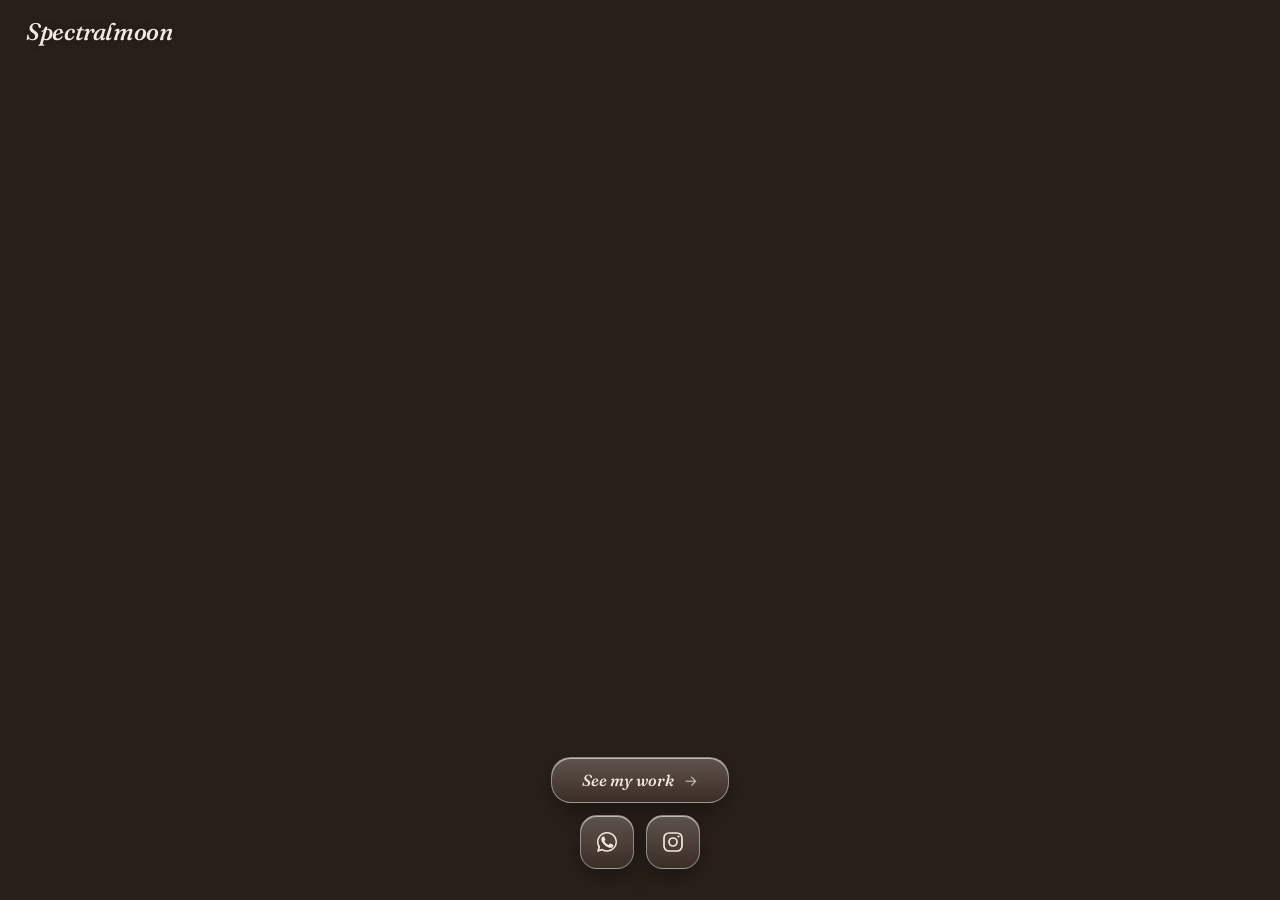
<file: card/index.html>
<!DOCTYPE html>
<html lang="en">
<head>
<meta charset="UTF-8">
<meta name="viewport" content="width=device-width, initial-scale=1.0, viewport-fit=cover">
<title>Spectralmoon Studio · Susana Barrero</title>
<meta name="description" content="Imagination is the technology. Brand worlds made cinematic.">

<!-- Open Graph: how the card presents itself when shared -->
<meta property="og:type" content="website">
<meta property="og:site_name" content="Spectralmoon Studio">
<meta property="og:title" content="Spectralmoon Studio · Susana Barrero">
<meta property="og:description" content="Imagination is the technology. Brand worlds made cinematic.">
<meta property="og:url" content="https://spectralmoonstudio.com/card">
<meta property="og:image" content="https://spectralmoonstudio.com/assets/card-og.jpg">
<meta property="og:image:width" content="1200">
<meta property="og:image:height" content="630">
<meta property="og:image:alt" content="Spectralmoon Studio">
<meta name="twitter:card" content="summary_large_image">
<link rel="preconnect" href="https://fonts.googleapis.com">
<link rel="preconnect" href="https://fonts.gstatic.com" crossorigin>
<link href="https://fonts.googleapis.com/css2?family=Anton&family=Archivo+Black&family=Fraunces:ital,opsz,wght@1,9..144,500&family=Inter+Tight:wght@400;500;600&display=swap" rel="stylesheet">
<style>
  :root{--espresso:#2A201A;--cream:#F1EAE0}
  *{box-sizing:border-box;margin:0;padding:0}
  html,body{height:100%}
  body{background:var(--espresso);font-family:'Inter Tight',system-ui,sans-serif;position:fixed;inset:0;overflow:hidden;overscroll-behavior:none}
  .hero{position:absolute;inset:0;overflow:hidden;background:var(--espresso)}
  .hero__video{position:absolute;inset:0;width:100%;height:100%;object-fit:cover;z-index:1}
  .hero__mask-svg{position:absolute;inset:0;width:100%;height:100%;z-index:2;transform-origin:center center;animation:heroIn 1.3s cubic-bezier(0.16,1,0.3,1) .2s both}
  @keyframes heroIn{from{opacity:0;transform:scale(1.04)}to{opacity:1;transform:scale(1)}}
  .hero__svg-text{font-family:'Archivo Black','Anton',sans-serif;font-weight:900;letter-spacing:-0.08em;fill:black}
  .hero__mask-svg--mobile{display:none}
  @media (max-width:768px){
    .hero__mask-svg--desktop{display:none}
    .hero__mask-svg--mobile{display:block}
  }
  .brand{position:absolute;top:0;left:0;z-index:3;padding:20px 26px;display:flex;flex-direction:column;align-items:flex-start;line-height:1;color:var(--cream);animation:fade 1s ease .5s both;text-shadow:0 1px 8px rgba(20,14,10,.35)}
  .brand .n{font-family:'Fraunces',serif;font-style:italic;font-weight:500;font-size:24px;letter-spacing:-.015em}
  @keyframes fade{from{opacity:0}to{opacity:1}}
  .cta{position:absolute;left:0;right:0;bottom:0;z-index:3;display:flex;flex-direction:column;align-items:center;gap:9px;padding:64px 20px min(4vh,22px);animation:fade 1s ease .7s both;background:linear-gradient(180deg,transparent,rgba(42,32,26,.55) 52%,rgba(42,32,26,.9))}
  .cta .inner{width:100%;max-width:420px;display:flex;flex-direction:column;align-items:center;gap:9px}
  .pill{position:relative;overflow:hidden;isolation:isolate;display:flex;flex-direction:column;align-items:center;justify-content:center;gap:1px;border-radius:20px;text-decoration:none;color:var(--cream);font-family:'Inter Tight',sans-serif;background:linear-gradient(180deg,rgba(255,255,255,.24),rgba(255,255,255,.07));-webkit-backdrop-filter:blur(16px) saturate(170%);backdrop-filter:blur(16px) saturate(170%);border:1px solid rgba(255,255,255,.42);box-shadow:inset 0 1px 0 rgba(255,255,255,.6),0 8px 22px rgba(0,0,0,.34)}
  .pill .l{font-size:14px;font-weight:500;letter-spacing:.01em;position:relative;z-index:2}
  .pill .s{font-size:10px;font-weight:400;opacity:.68;letter-spacing:.05em;position:relative;z-index:2}
  .pill.top{align-self:center;flex-direction:row;gap:10px;padding:12px 30px}
  .pill.top .l{font-family:'Fraunces',serif;font-style:italic;font-weight:500;font-size:16px;letter-spacing:.005em;text-transform:none}
  .pill.top .ar{position:relative;z-index:2;font-size:15px;line-height:1;opacity:.72;transition:transform .35s cubic-bezier(0.16,1,0.3,1)}
  .pill.top:hover .ar,.pill.top:active .ar{transform:translateX(4px)}
  .row{display:flex;gap:8px;width:100%}
  .row .pill{flex:1;padding:11px 8px}
  .chips{display:flex;justify-content:center;gap:12px;margin-top:3px}
  .ic{-webkit-appearance:none;appearance:none;font:inherit;padding:0;width:54px;height:54px;border-radius:17px;display:flex;align-items:center;justify-content:center;color:var(--cream);text-decoration:none;cursor:pointer;background:linear-gradient(180deg,rgba(255,255,255,.24),rgba(255,255,255,.07));-webkit-backdrop-filter:blur(16px) saturate(170%);backdrop-filter:blur(16px) saturate(170%);border:1px solid rgba(255,255,255,.42);box-shadow:inset 0 1px 0 rgba(255,255,255,.6),0 8px 22px rgba(0,0,0,.34);transition:transform .3s cubic-bezier(0.16,1,0.3,1),filter .3s ease,box-shadow .3s ease}
  .ic svg{width:24px;height:24px}
  .ic:hover{transform:translateY(-3px);filter:brightness(1.12)}
  .ic:active{transform:translateY(0) scale(.95)}
  .ic.open{filter:brightness(1.18);box-shadow:inset 0 1px 0 rgba(255,255,255,.7),0 0 0 1px rgba(255,255,255,.30),0 8px 22px rgba(0,0,0,.34)}
  .pill.top::before{content:"";position:absolute;top:-40%;left:0;width:45%;height:180%;background:linear-gradient(105deg,rgba(255,255,255,0),rgba(255,255,255,.5) 50%,rgba(255,255,255,0));mix-blend-mode:screen;transform:translateX(-160%) skewX(-14deg);pointer-events:none;z-index:1;animation:sheen 6.5s ease-in-out infinite}
  @keyframes sheen{0%{transform:translateX(-160%) skewX(-14deg)}42%{transform:translateX(360%) skewX(-14deg)}100%{transform:translateX(360%) skewX(-14deg)}}
  .igmenu{width:100%;display:flex;flex-direction:column;gap:8px;max-height:0;opacity:0;overflow:hidden;transition:max-height .45s cubic-bezier(0.16,1,0.3,1),opacity .35s ease,margin-top .3s ease}
  .igmenu.open{max-height:230px;opacity:1;margin-top:1px}
  .pill.sub{flex-direction:row;justify-content:space-between;padding:12px 16px;background:linear-gradient(180deg,rgba(255,255,255,.17),rgba(255,255,255,.05))}
  .pill.sub .l{font-size:13px}
  .pill.sub .s{font-size:11px;opacity:.6}
  .igbtn .arrow{display:inline-block;transition:transform .35s ease}
  .igbtn.open .arrow{transform:rotate(180deg)}
</style>
</head>
<body>
  <div class="hero">
    <video class="hero__video" src="../assets/lyra_hero_animation.mp4" autoplay muted loop playsinline></video>

    <svg class="hero__mask-svg hero__mask-svg--desktop" viewBox="0 0 1600 900" preserveAspectRatio="xMidYMid slice" xmlns="http://www.w3.org/2000/svg" aria-hidden="true">
      <defs>
        <mask id="hero-text-mask" maskUnits="userSpaceOnUse">
          <rect width="1600" height="900" fill="white"/>
          <circle cx="360" cy="450" r="360" fill="black"/>
          <circle cx="510" cy="450" r="305" fill="white"/>
          <text class="hero__svg-text" x="520" y="265" font-size="590" text-anchor="start" dominant-baseline="central">STU<animate attributeName="x" from="220" to="520" begin="0.1s" dur="5s" fill="freeze" calcMode="spline" keyTimes="0;1" keySplines="0.25 0.46 0.45 0.94"/></text>
          <text class="hero__svg-text" x="520" y="635" font-size="590" text-anchor="start" dominant-baseline="central">DIO<animate attributeName="x" from="820" to="520" begin="0.2s" dur="5s" fill="freeze" calcMode="spline" keyTimes="0;1" keySplines="0.25 0.46 0.45 0.94"/></text>
        </mask>
      </defs>
      <rect width="1600" height="900" fill="#2A201A" mask="url(#hero-text-mask)"/>
    </svg>

    <svg class="hero__mask-svg hero__mask-svg--mobile" viewBox="0 0 430 932" preserveAspectRatio="xMidYMid slice" xmlns="http://www.w3.org/2000/svg" aria-hidden="true">
      <defs>
        <mask id="hero-text-mask-mobile" maskUnits="userSpaceOnUse">
          <rect width="430" height="932" fill="white"/>
          <text style="font-family:'Anton',sans-serif;letter-spacing:-0.02em;" x="225" y="340" font-size="380" text-anchor="middle" dominant-baseline="central" fill="black" textLength="415" lengthAdjust="spacing">STU<animate attributeName="x" from="45" to="225" begin="0.1s" dur="5s" fill="freeze" calcMode="spline" keyTimes="0;1" keySplines="0.25 0.46 0.45 0.94"/></text>
          <text style="font-family:'Anton',sans-serif;letter-spacing:-0.02em;" x="200" y="640" font-size="380" text-anchor="middle" dominant-baseline="central" fill="black" textLength="415" lengthAdjust="spacing">DIO<animate attributeName="x" from="380" to="200" begin="0.2s" dur="5s" fill="freeze" calcMode="spline" keyTimes="0;1" keySplines="0.25 0.46 0.45 0.94"/></text>
        </mask>
      </defs>
      <rect width="430" height="932" fill="#2A201A" mask="url(#hero-text-mask-mobile)"/>
    </svg>

    <div class="brand"><span class="n">Spectralmoon</span></div>

    <div class="cta">
      <div class="inner">
        <a class="pill top" href="https://spectralmoonstudio.com" rel="noopener"><span class="l">See my work</span><span class="ar" aria-hidden="true">&#8594;</span></a>
        <div class="chips">
          <a class="ic" href="https://wa.me/351937724969" rel="noopener" title="WhatsApp" aria-label="Contact me on WhatsApp">
            <svg viewBox="0 0 24 24" fill="currentColor" aria-hidden="true"><path d="M17.5 14.4c-.3-.1-1.7-.8-1.9-.9-.3-.1-.5-.1-.7.1-.2.3-.7.9-.9 1.1-.2.2-.3.2-.6.1-.3-.1-1.2-.5-2.3-1.4-.9-.8-1.4-1.7-1.6-2-.2-.3 0-.5.1-.6.1-.1.3-.3.4-.5.1-.2.2-.3.3-.5.1-.2 0-.4 0-.5-.1-.1-.7-1.6-.9-2.2-.2-.6-.5-.5-.7-.5h-.6c-.2 0-.5.1-.8.4-.3.3-1 1-1 2.5s1.1 2.9 1.2 3.1c.1.2 2.1 3.2 5.1 4.5.7.3 1.3.5 1.7.6.7.2 1.4.2 1.9.1.6-.1 1.7-.7 1.9-1.4.2-.7.2-1.2.2-1.4-.1-.1-.3-.2-.6-.3z"/><path d="M12 2C6.5 2 2 6.5 2 12c0 1.8.5 3.4 1.3 4.9L2 22l5.3-1.4c1.4.8 3 1.2 4.7 1.2 5.5 0 10-4.5 10-10S17.5 2 12 2zm0 18.2c-1.5 0-3-.4-4.2-1.2l-.3-.2-3.1.8.8-3-.2-.3C4 15 3.5 13.5 3.5 12 3.5 7.3 7.3 3.5 12 3.5S20.5 7.3 20.5 12 16.7 20.2 12 20.2z"/></svg>
          </a>
          <button class="ic igbtn" type="button" id="igbtn" onclick="toggleIG()" title="Instagram" aria-label="Instagram accounts" aria-expanded="false" aria-controls="igmenu">
            <svg viewBox="0 0 24 24" fill="none" stroke="currentColor" stroke-width="1.7" aria-hidden="true"><rect x="3" y="3" width="18" height="18" rx="5"/><circle cx="12" cy="12" r="4"/><circle cx="17.5" cy="6.5" r="1.1" fill="currentColor" stroke="none"/></svg>
          </button>
        </div>
        <div class="igmenu" id="igmenu">
          <a class="pill sub" href="https://www.instagram.com/spectralmoon/" rel="noopener"><span class="l">Personal</span><span class="s">@spectralmoon</span></a>
          <a class="pill sub" href="https://www.instagram.com/spectralmoon.creates/" rel="noopener"><span class="l">Spectralmoon Creates</span><span class="s">@spectralmoon.creates</span></a>
          <a class="pill sub" href="https://www.instagram.com/spectralmoon.studio/" rel="noopener"><span class="l">Spectralmoon Studio</span><span class="s">@spectralmoon.studio</span></a>
        </div>
      </div>
    </div>
  </div>
<script>
  function toggleIG(){
    var m=document.getElementById('igmenu'),b=document.getElementById('igbtn');
    var open=m.classList.toggle('open');
    b.classList.toggle('open',open);
    b.setAttribute('aria-expanded',open?'true':'false');
  }
</script>
</body>
</html>
</file>
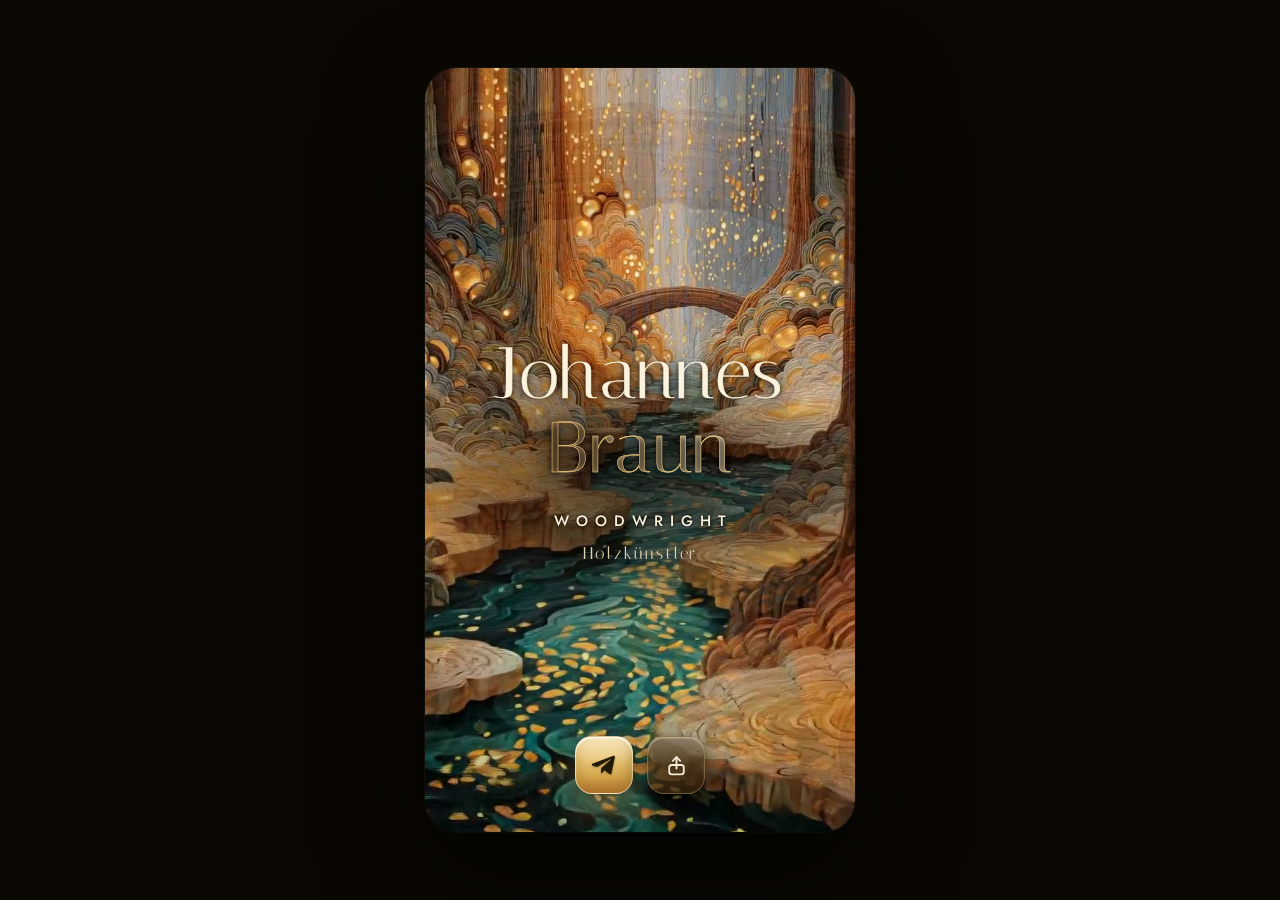
<file: johannes/index.html>
<!DOCTYPE html>
<html lang="en">
<head>
<meta charset="UTF-8">
<meta name="viewport" content="width=device-width, initial-scale=1.0, maximum-scale=1.0, user-scalable=no">
<title>Johannes Braun · Digital Card</title>
<meta property="og:type" content="website">
<meta property="og:title" content="Johannes Braun">
<link rel="preconnect" href="https://fonts.googleapis.com">
<link rel="preconnect" href="https://fonts.gstatic.com" crossorigin>
<link href="https://fonts.googleapis.com/css2?family=Italiana&family=Jost:wght@300;400;500&display=swap" rel="stylesheet">
<style>
  *{margin:0;padding:0;box-sizing:border-box;-webkit-tap-highlight-color:transparent}
  :root{
    --honey:#EBCB87; --bronze:#B87A3C; --cream:#F6ECD6; --mist:#E0D2B2; --ink:#100B04;
  }
  html,body{height:100%}
  body{font-family:'Jost',sans-serif; background:#0B0803; color:var(--cream);
    display:flex; align-items:center; justify-content:center; min-height:100dvh; overflow-x:hidden}
  .card{position:relative; width:100%; max-width:430px; min-height:100dvh;
    background:#0B0803; overflow:hidden; isolation:isolate}
  @media(min-width:460px){
    body{padding:22px 0}
    .card{min-height:auto; aspect-ratio:9/16; border-radius:32px;
      box-shadow:0 40px 100px rgba(0,0,0,.65),0 0 0 1px rgba(255,255,255,.05)}
  }
  .hero{position:absolute; inset:0; z-index:0; overflow:hidden}
  .hero video{width:100%; height:100%; object-fit:cover; display:block;
    transform:scale(1.06); animation:drift 34s ease-in-out infinite alternate}
  @keyframes drift{from{transform:scale(1.06) translate3d(0,0,0)}
    to{transform:scale(1.13) translate3d(0,-1.4%,0)}}
  .vignette{position:absolute; inset:0; z-index:1; pointer-events:none;
    background:radial-gradient(125% 85% at 50% 45%, rgba(0,0,0,0) 52%, rgba(0,0,0,.42) 100%)}
  /* soft pool of shade behind the name so it reads over the moving water, no hard box */
  .namescrim{position:absolute; z-index:1; left:0; right:0; top:38%; height:34%; pointer-events:none;
    background:radial-gradient(80% 62% at 50% 50%, rgba(8,5,2,.66) 0%, rgba(8,5,2,.30) 48%, rgba(8,5,2,0) 78%)}

  .content{position:relative; z-index:2; display:flex; flex-direction:column;
    align-items:center; justify-content:center; min-height:100dvh; padding:40px 24px;
    text-align:center}
  @media(min-width:460px){.content{min-height:0; height:100%; position:absolute; inset:0}}

  .rise{opacity:0; transform:translateY(18px); animation:rise 1.1s cubic-bezier(.2,.7,.2,1) forwards}
  .rise.d2{animation-delay:.2s}
  @keyframes rise{to{opacity:1; transform:translateY(0)}}

  .name{font-family:'Italiana',serif; font-weight:400; font-style:normal;
    font-size:clamp(50px,15.5vw,72px); line-height:1.0; letter-spacing:.02em;
    color:#FBF3DE; -webkit-text-stroke:.5px #FBF3DE;
    text-shadow:0 2px 26px rgba(0,0,0,.78), 0 1px 6px rgba(0,0,0,.85), 0 0 60px rgba(235,203,135,.26)}
  .name .b{display:block; margin-top:2px;
    -webkit-text-stroke:.5px #E9C87B;
    background:linear-gradient(102deg,#B87A3C 0%,#F0DFB8 34%,#FBF4E0 48%,#EBCB87 64%,#B87A3C 100%);
    background-size:220% 100%; -webkit-background-clip:text; background-clip:text; color:transparent;
    filter:drop-shadow(0 2px 14px rgba(0,0,0,.6)); animation:sheen 7.5s ease-in-out infinite}
  @keyframes sheen{0%,100%{background-position:0% 50%}50%{background-position:100% 50%}}

  .role{margin-top:26px; font-family:'Jost',sans-serif; font-weight:500;
    font-size:15px; letter-spacing:.46em; text-transform:uppercase; color:#FBF3DE; padding-left:.46em;
    text-shadow:0 1px 12px rgba(0,0,0,.9), 0 0 3px rgba(0,0,0,.75)}
  .role-de{margin-top:11px; font-family:'Italiana',serif; font-weight:400;
    font-size:17px; letter-spacing:.14em; color:var(--mist);
    text-shadow:0 1px 10px rgba(0,0,0,.85)}

  .dock{position:absolute; z-index:2; left:0; right:0; bottom:calc(38px + env(safe-area-inset-bottom));
    display:flex; gap:14px; justify-content:center}
  .ic{position:relative; display:flex; align-items:center; justify-content:center;
    width:58px; height:58px; border-radius:17px; cursor:pointer; color:var(--cream);
    text-decoration:none; isolation:isolate;
    background:linear-gradient(180deg, rgba(64,46,22,.54) 0%, rgba(28,18,7,.42) 100%);
    backdrop-filter:blur(22px) saturate(150%); -webkit-backdrop-filter:blur(22px) saturate(150%);
    border:1px solid rgba(235,203,135,.32);
    box-shadow:inset 0 1.5px 1px rgba(255,240,210,.36), inset 0 -6px 14px rgba(120,80,30,.16),
      0 16px 32px rgba(0,0,0,.5), 0 4px 10px rgba(0,0,0,.34);
    transition:transform .16s cubic-bezier(.2,.7,.2,1), filter .2s ease}
  .ic::before{content:""; position:absolute; left:0; right:0; top:0; height:50%; z-index:-1;
    border-radius:17px 17px 40% 40%/17px 17px 21px 21px;
    background:linear-gradient(180deg, rgba(255,255,255,.26), rgba(255,255,255,0)); pointer-events:none}
  .ic svg{width:25px; height:25px; filter:drop-shadow(0 1px 1px rgba(0,0,0,.3))}
  .ic:hover{filter:brightness(1.1)}
  .ic:active{transform:translateY(1px) scale(.97)}
  .ic.tg{color:#231907;
    background:linear-gradient(180deg,#F5E0A6 0%,#E9C87B 40%,#D6A84E 72%,#B87A3C 100%);
    border:1px solid rgba(255,240,200,.58);
    box-shadow:inset 0 1.5px 1px rgba(255,255,255,.82), inset 0 -8px 16px rgba(150,100,25,.42),
      0 18px 36px rgba(184,122,60,.44), 0 4px 10px rgba(0,0,0,.32)}
</style>
</head>
<body>
  <div class="card">
    <div class="hero"><video src="woodwork.mp4" poster="poster.jpg" autoplay muted loop playsinline></video></div>
    <div class="vignette"></div><div class="namescrim"></div>

    <div class="content">
      <div class="name rise">Johannes<span class="b">Braun</span></div>
      <div class="rise d2">
        <div class="role">Woodwright</div>
        <div class="role-de">Holzkünstler</div>
      </div>
    </div>

    <div class="dock rise d2">
      <a class="ic tg" href="https://t.me/johannesbraun" target="_blank" rel="noopener" title="Telegram" aria-label="Telegram">
        <svg viewBox="0 0 24 24" fill="currentColor"><path d="M21.9 4.3 18.7 19.4c-.2 1.1-.9 1.3-1.8.8l-4.9-3.6-2.4 2.3c-.3.3-.5.5-1 .5l.3-4.9 9-8.1c.4-.3-.1-.5-.6-.2L4.9 13.4l-4.8-1.5c-1-.3-1-1 .2-1.5L20.6 2.7c.9-.3 1.6.2 1.3 1.6z"/></svg>
      </a>
      <button class="ic" onclick="shareCard()" title="Share" aria-label="Share card">
        <svg viewBox="0 0 24 24" fill="none" stroke="currentColor" stroke-width="1.8" stroke-linecap="round" stroke-linejoin="round"><path d="M12 15V4"/><path d="M8.5 7.5 12 4l3.5 3.5"/><rect x="5" y="11.5" width="14" height="9" rx="2.5"/></svg>
      </button>
    </div>
  </div>
<script>
  function shareCard(){var u=location.href;
    if(navigator.share){navigator.share({title:'Johannes Braun',url:u}).catch(function(){});}
    else if(navigator.clipboard){navigator.clipboard.writeText(u);alert('Link copied');}}
</script>
</body>
</html>
</file>
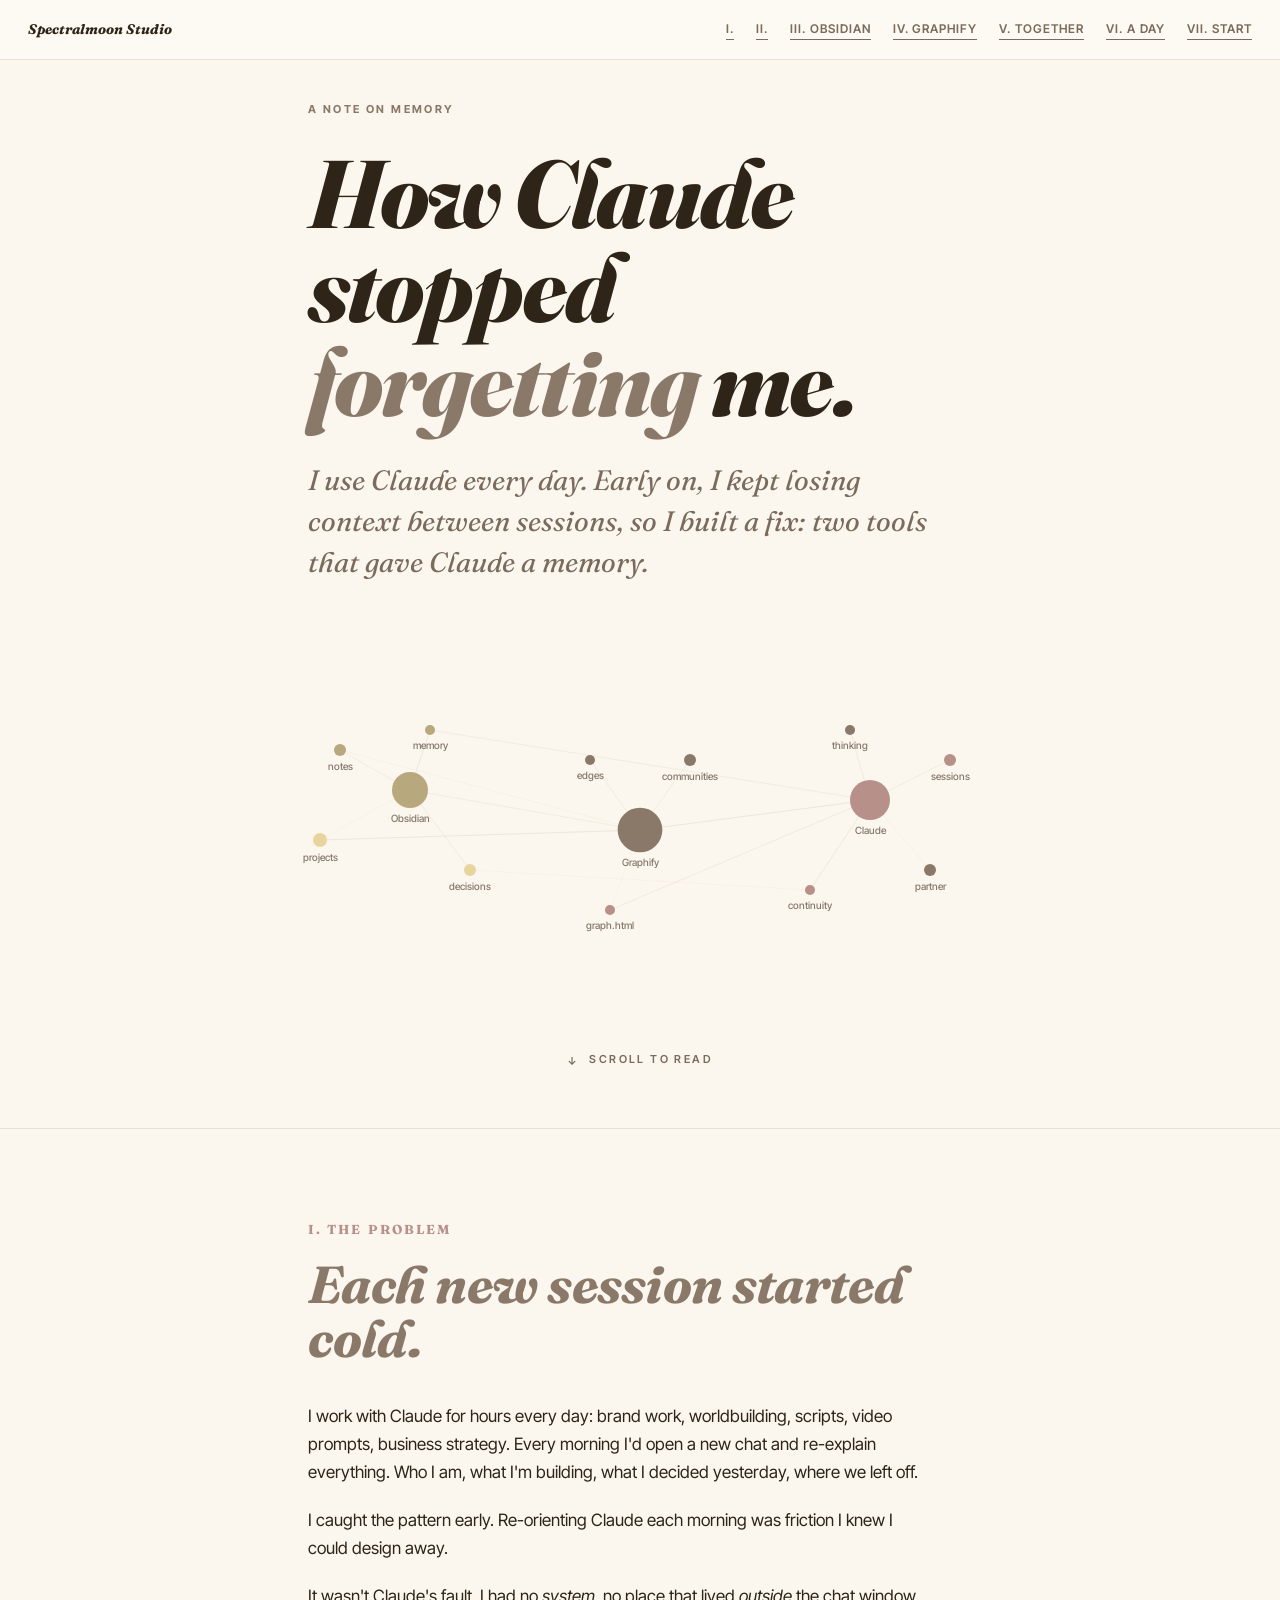
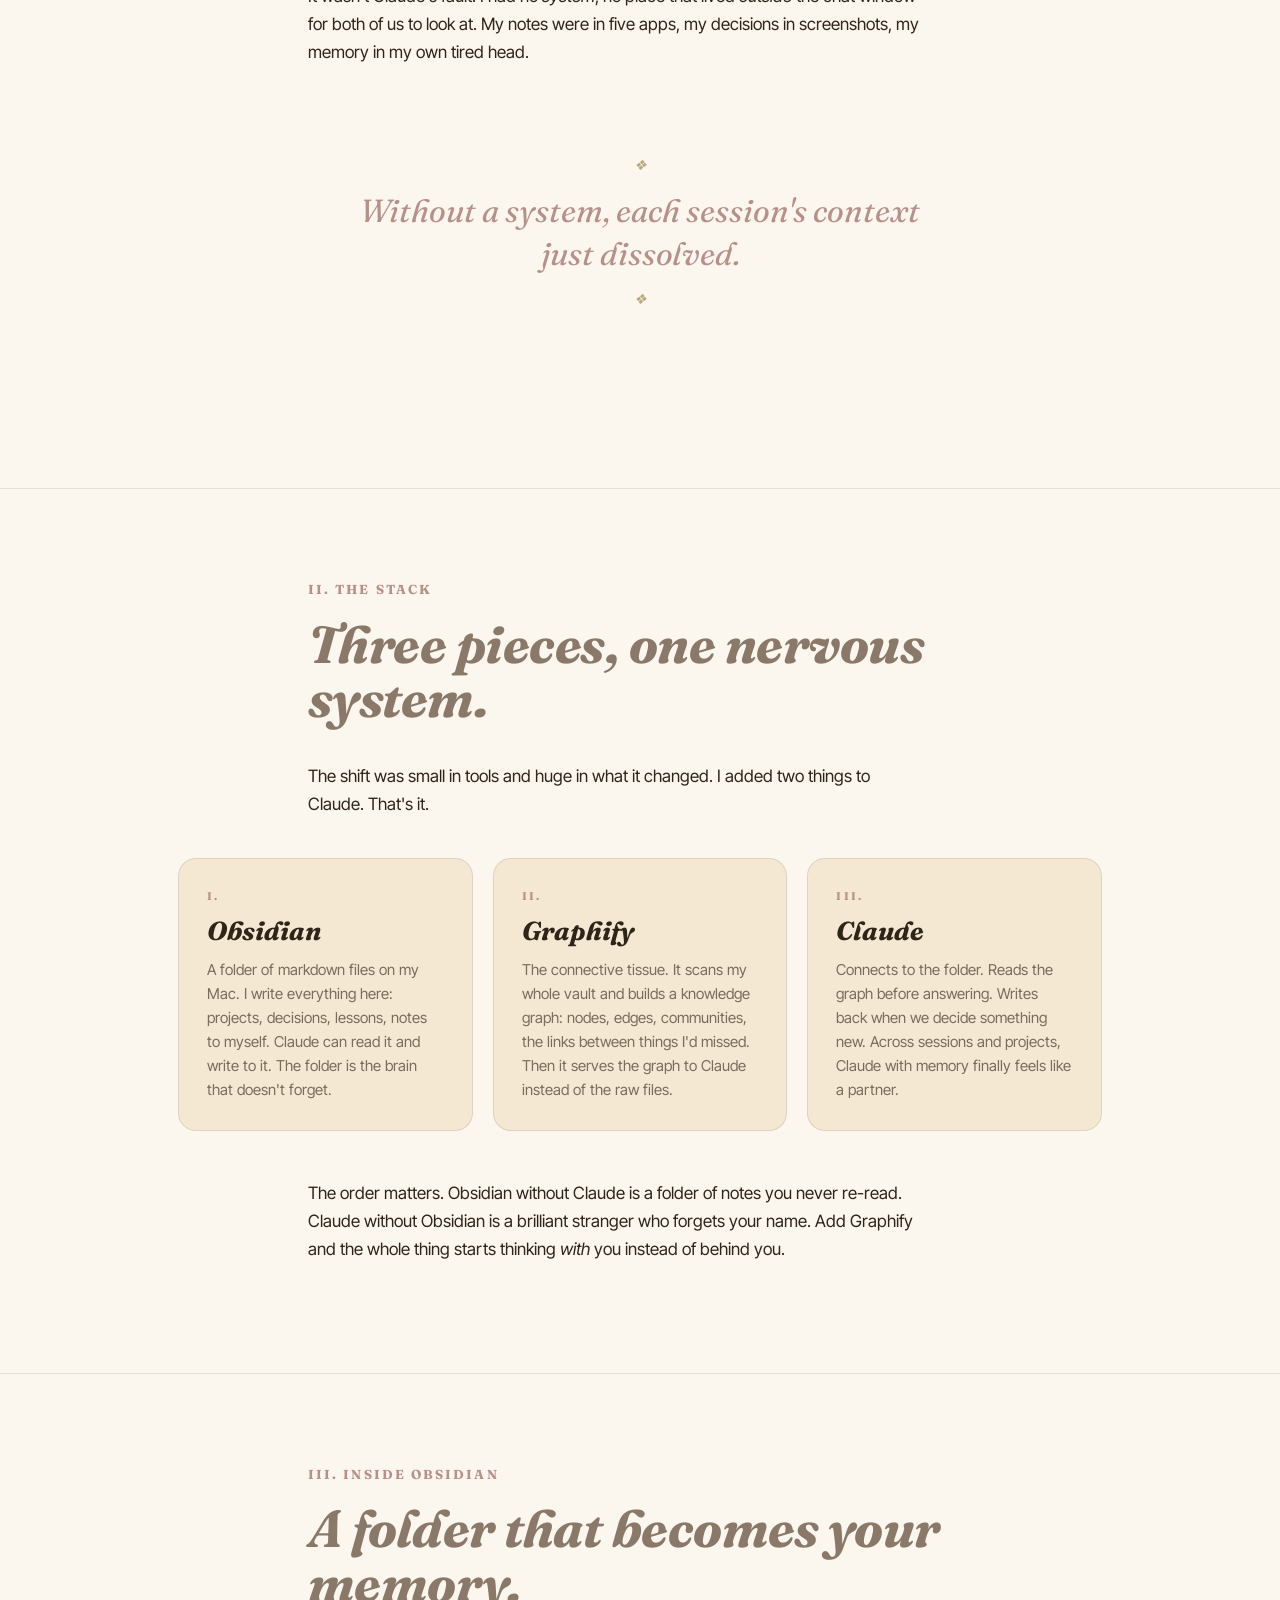
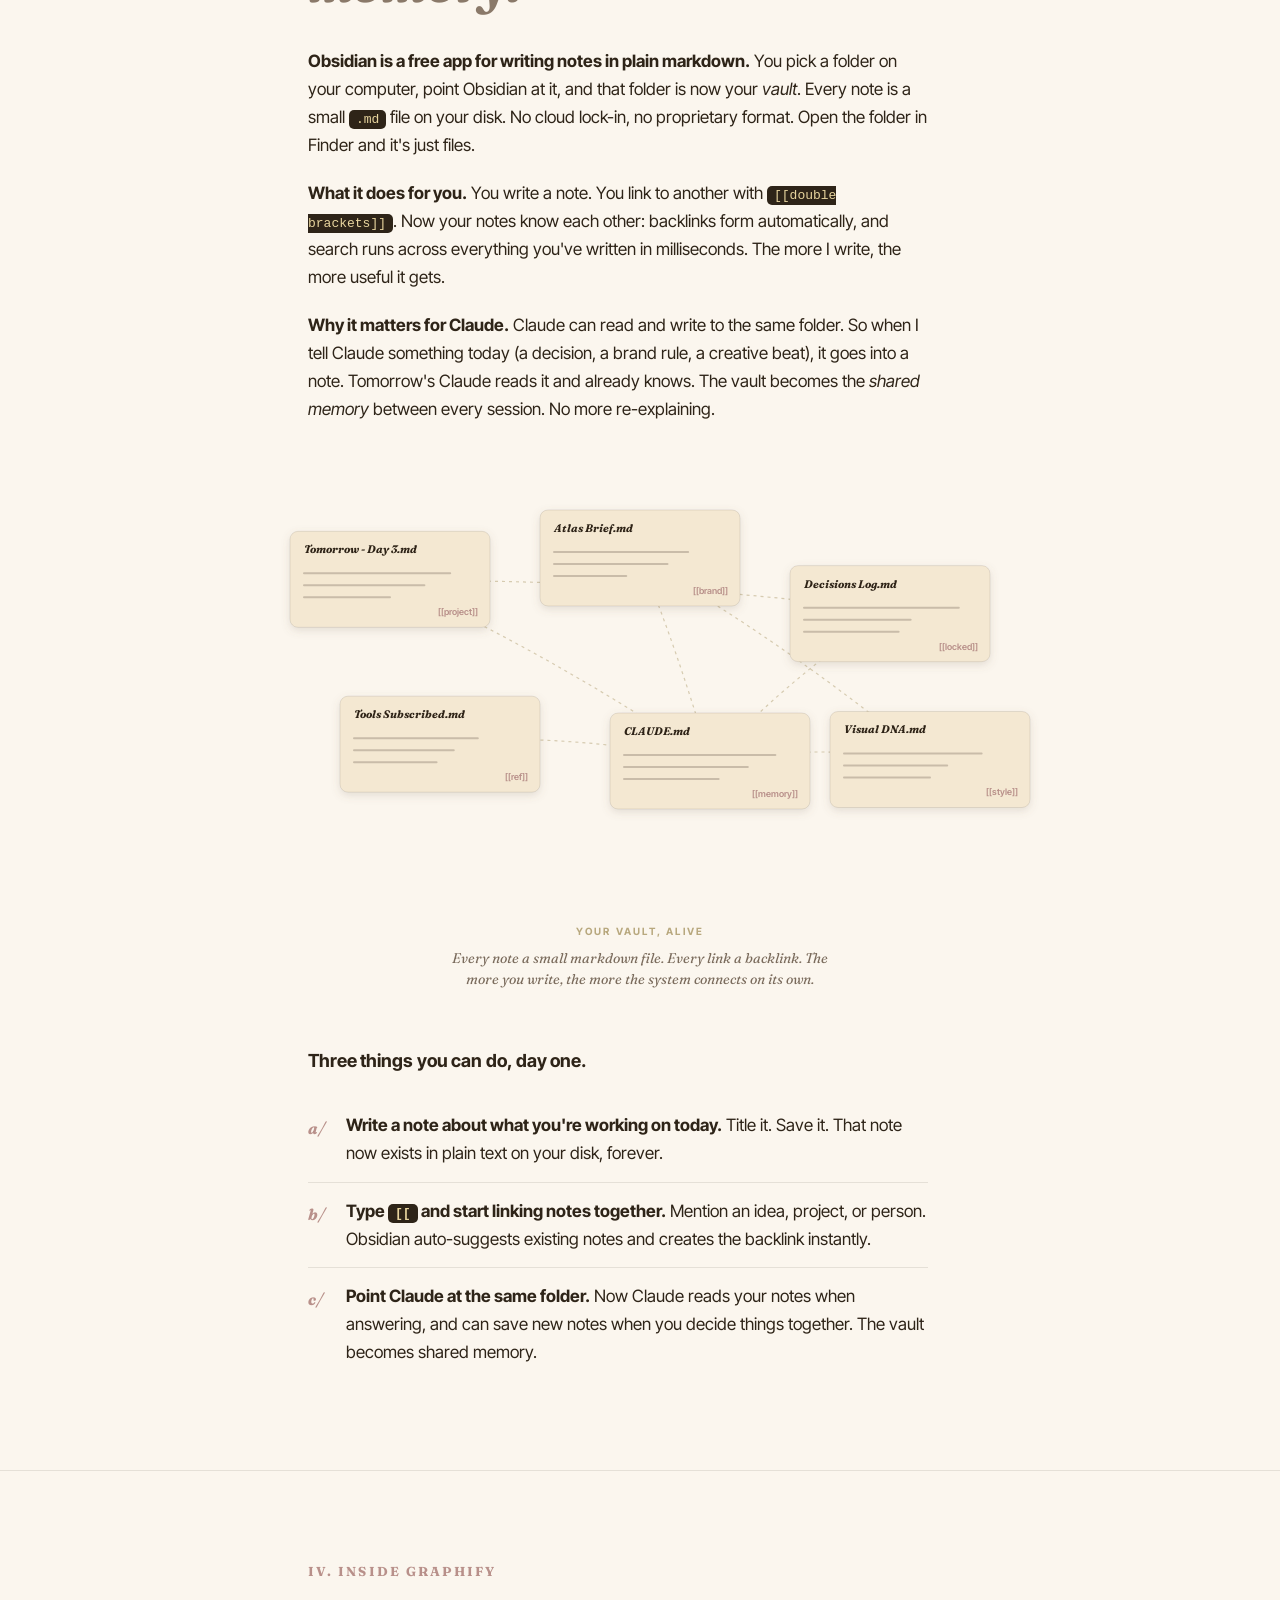
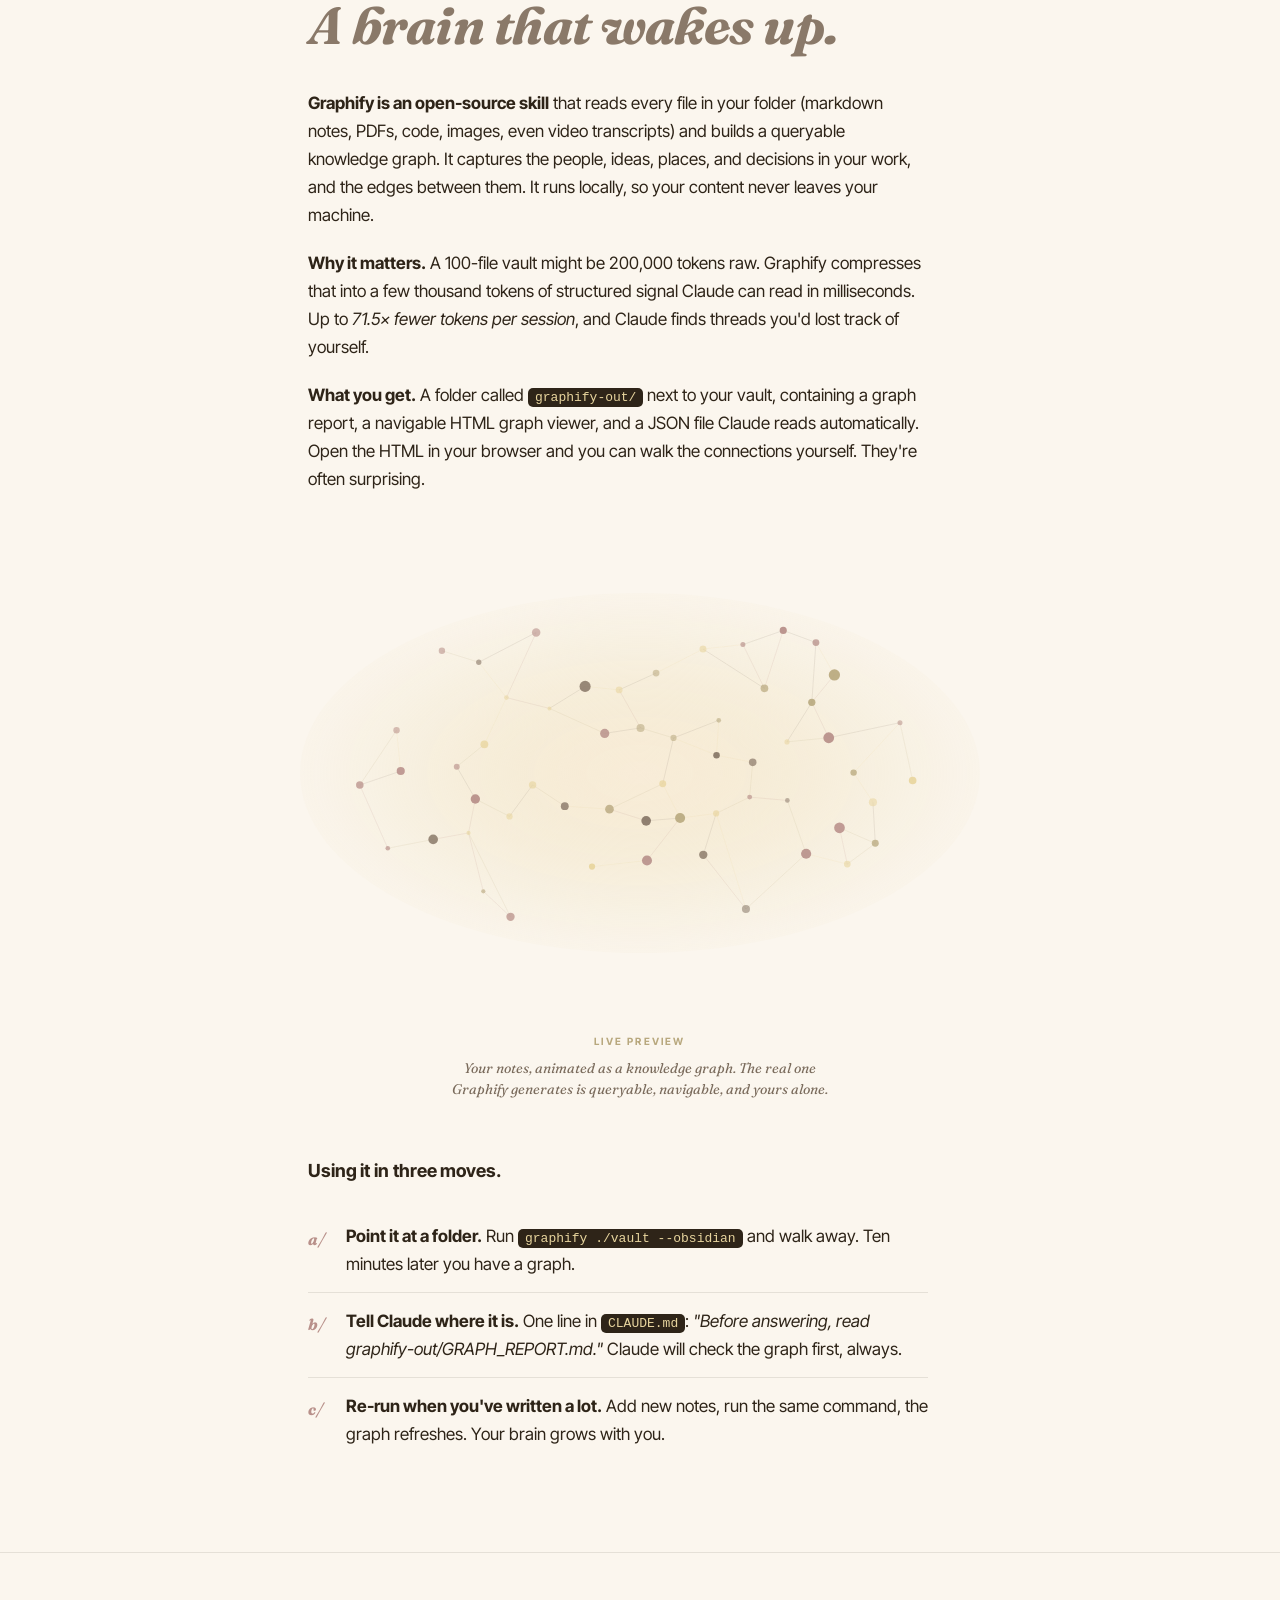
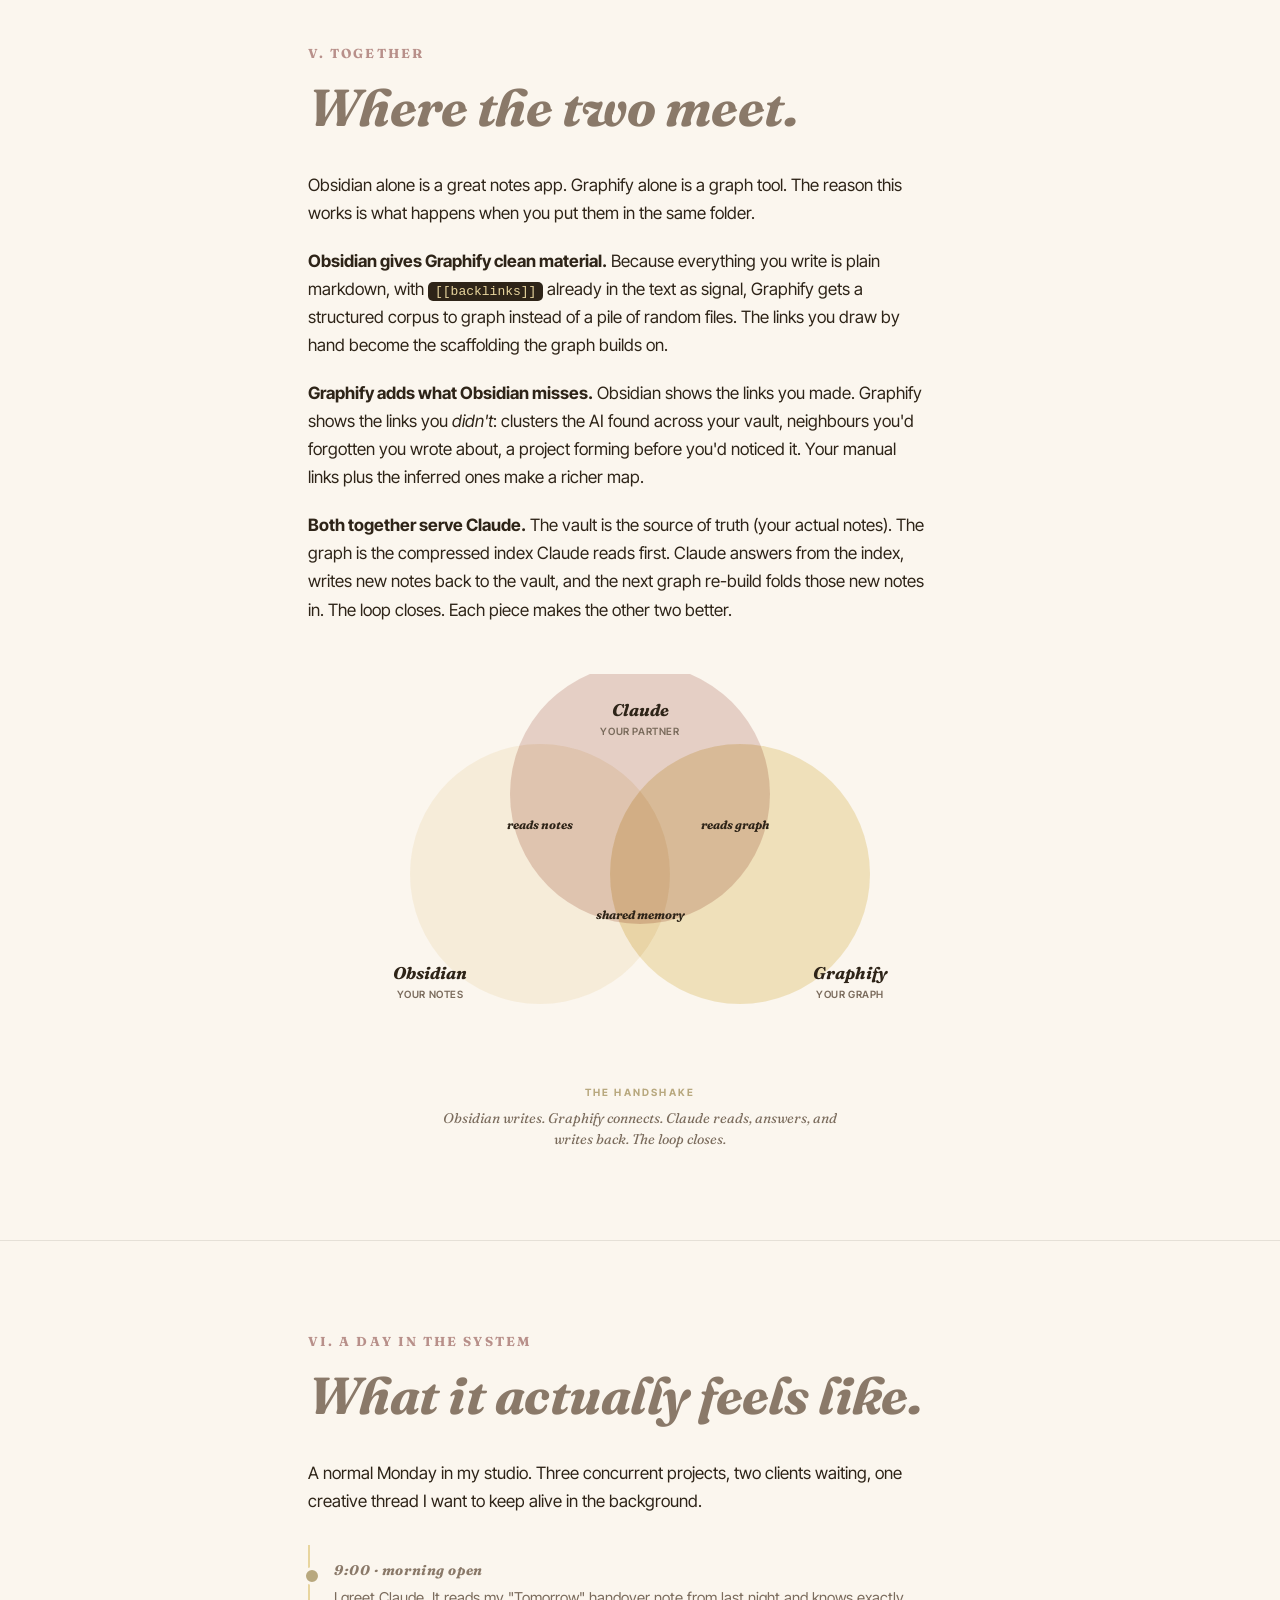
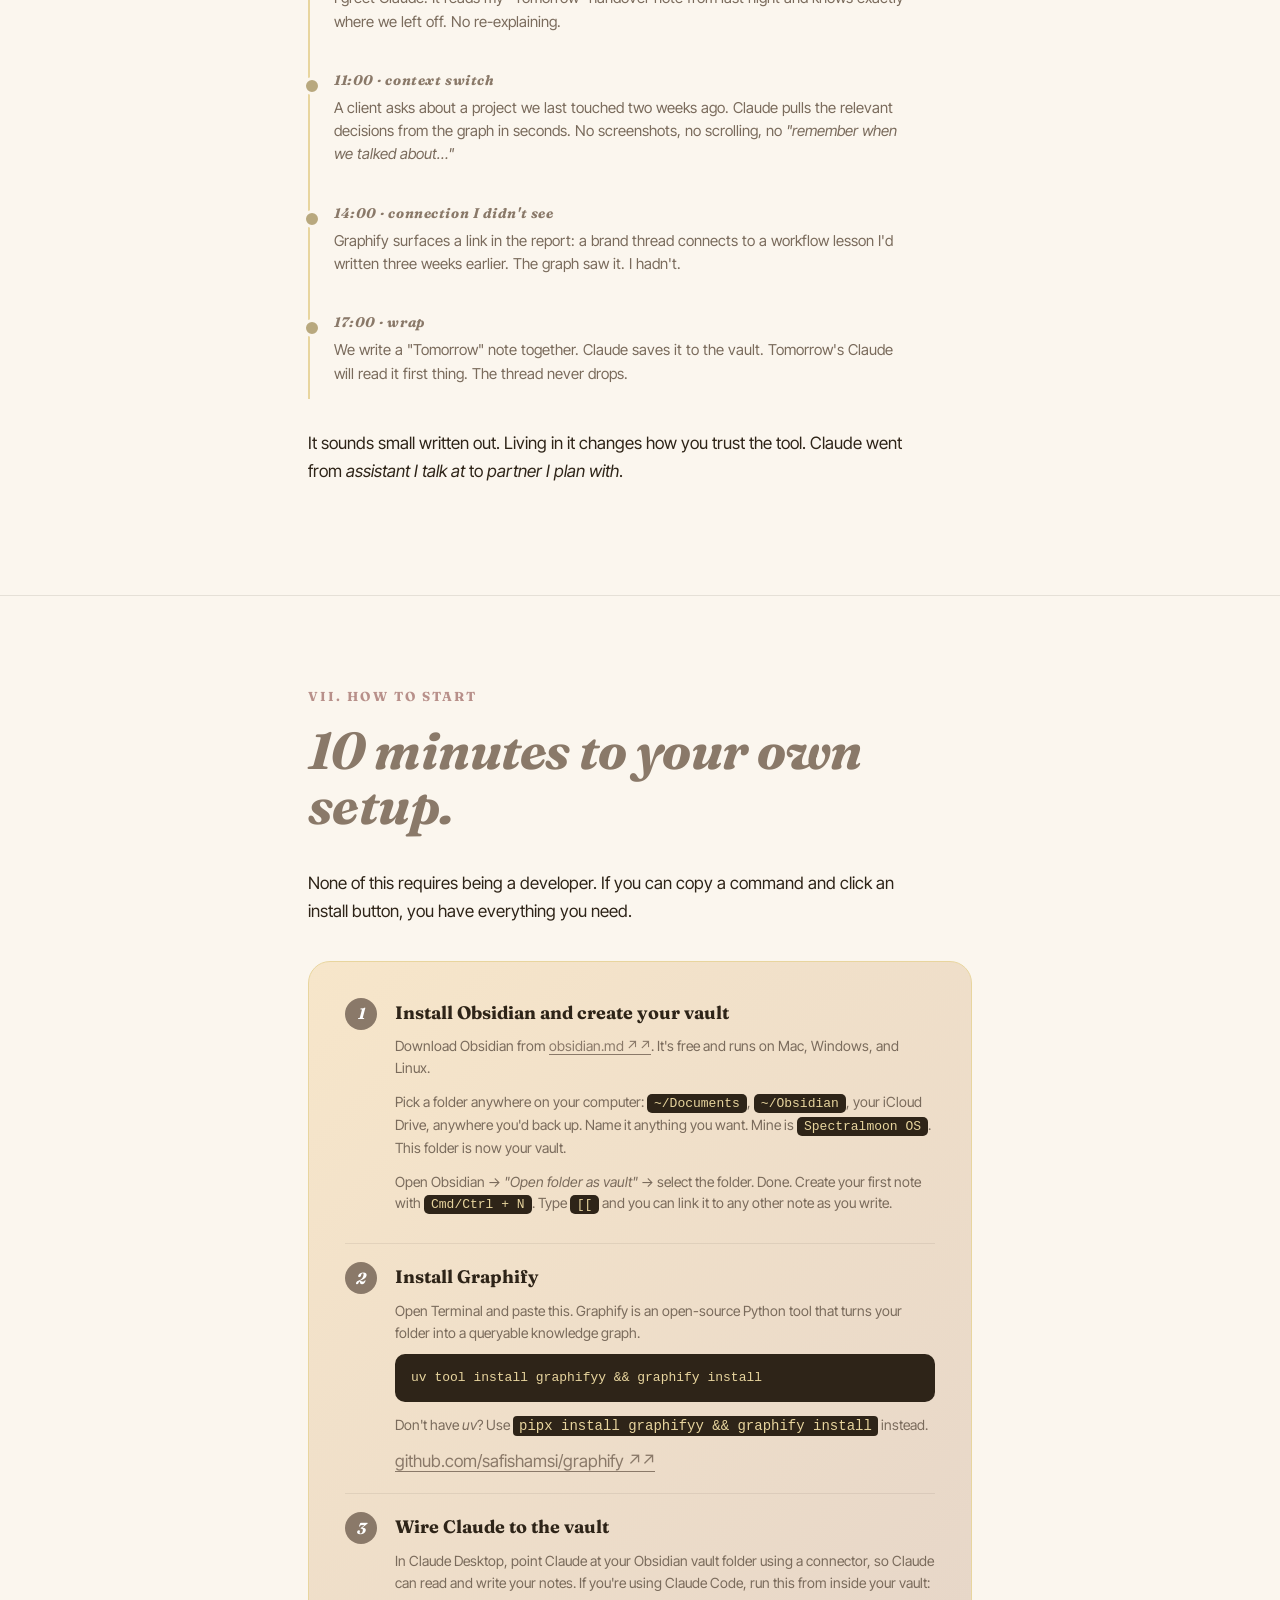
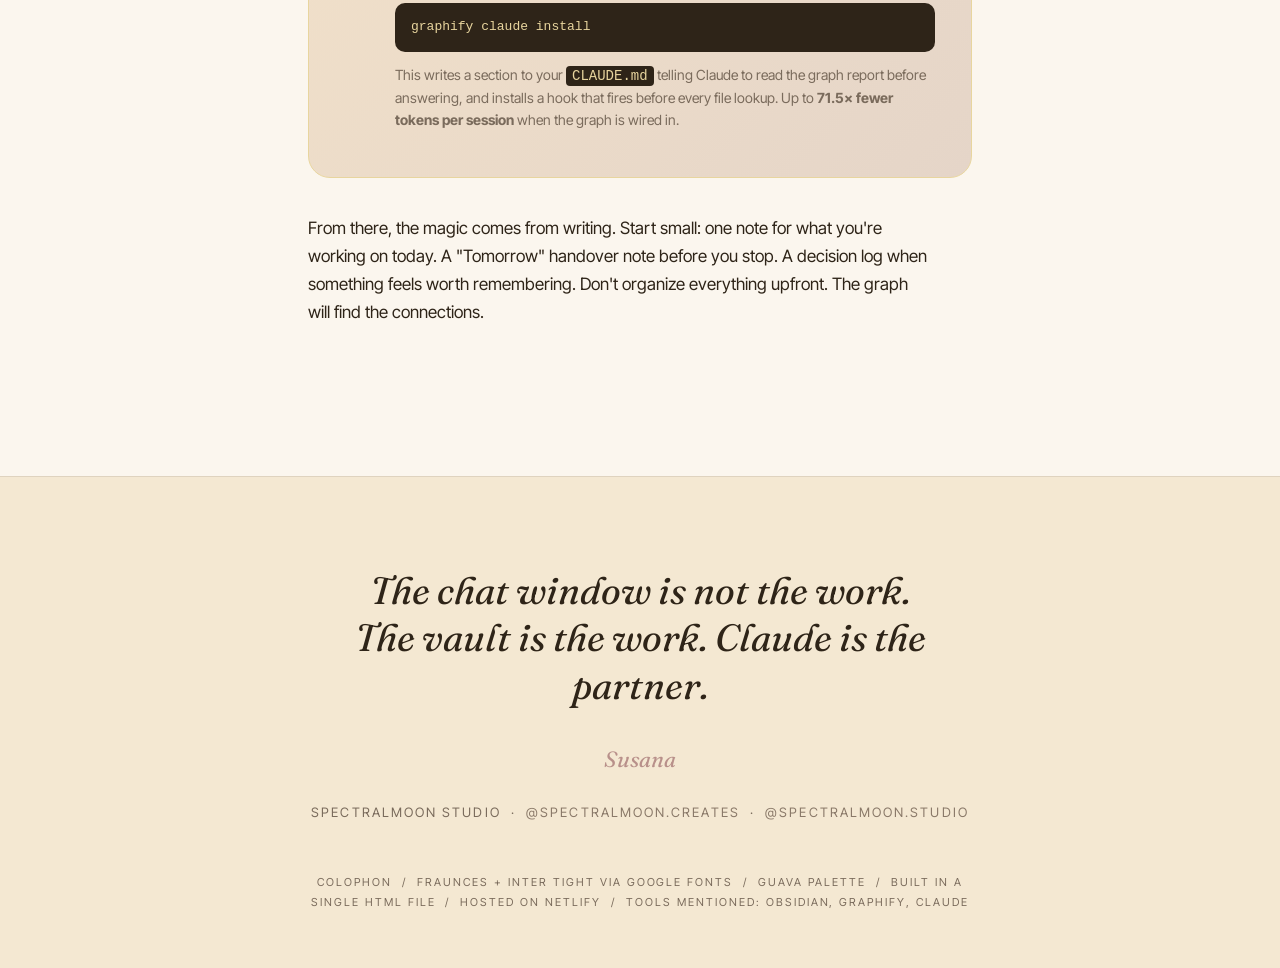
<file: manuals/giving-claude-memory/index.html>
<!doctype html>
<html lang="en">
<head>
<meta charset="utf-8" />
<meta name="viewport" content="width=device-width, initial-scale=1" />
<meta name="description" content="A stack for people who use Claude every day. How I gave Claude a memory across sessions using Obsidian + Graphify." />
<title>How Claude Stopped Forgetting Me · Susana · Spectralmoon Studio</title>
<link rel="preconnect" href="https://fonts.googleapis.com" />
<link rel="preconnect" href="https://fonts.gstatic.com" crossorigin />
<link href="https://fonts.googleapis.com/css2?family=Fraunces:ital,opsz,wght@0,9..144,400;0,9..144,700;1,9..144,400;1,9..144,800&family=Inter+Tight:wght@400;500;600;700&display=swap" rel="stylesheet" />
<style>
  :root {
    /* Quiet Luxury palette — champagne, muted gold, dusty pink, warm taupe */
    --bg: #FBF6EE;             /* soft champagne tint background */
    --paper: #F4E8D2;           /* lightest champagne — cards/surfaces */
    --ink: #2E2418;             /* deep warm brown — body text */
    --ink-soft: #7A6B5C;        /* muted taupe — secondary text */
    /* Accent tokens (kept var names from previous palette for simplicity) */
    --coral: #B8A87E;           /* deepened gold — small accents, ↗↗ icons */
    --peach: #E8D59E;           /* muted gold — soft fills, glow gradients */
    --red: #8A7969;             /* deep taupe — h2 headers, links */
    --magenta: #B8908A;         /* deepened blush — section numbers, signature */
    --line: rgba(46, 36, 24, 0.10);
    --shadow: rgba(173, 156, 142, 0.20);
  }
  * { box-sizing: border-box; margin: 0; padding: 0; }
  html { scroll-behavior: smooth; }
  body {
    background: var(--bg);
    color: var(--ink);
    font-family: 'Inter Tight', -apple-system, sans-serif;
    font-size: 17px;
    line-height: 1.65;
    -webkit-font-smoothing: antialiased;
    overflow-x: hidden;
  }
  .container { max-width: 720px; margin: 0 auto; padding: 0 28px; }
  .wide { max-width: 980px; margin: 0 auto; padding: 0 28px; }

  /* ===== NAV ===== */
  nav {
    position: fixed; top: 0; left: 0; right: 0;
    padding: 18px 28px;
    display: flex; justify-content: space-between; align-items: center;
    background: rgba(253, 249, 244, 0.85);
    backdrop-filter: blur(12px);
    -webkit-backdrop-filter: blur(12px);
    border-bottom: 1px solid var(--line);
    z-index: 100;
    font-size: 12px;
    letter-spacing: 0.08em;
    text-transform: uppercase;
    font-weight: 600;
  }
  nav .brand { color: var(--ink); }
  nav .brand em { font-family: 'Fraunces', serif; font-style: italic; font-weight: 700; text-transform: none; letter-spacing: 0; font-size: 14px; }
  nav .sections { display: flex; gap: 22px; }
  nav a { color: var(--ink-soft); text-decoration: none; transition: color 0.2s; }
  nav a:hover { color: var(--red); }
  @media (max-width: 720px) { nav .sections { display: none; } }

  /* ===== HERO ===== */
  .hero {
    min-height: 100vh;
    display: flex; flex-direction: column; justify-content: center;
    padding: 100px 28px 60px;
    position: relative;
  }
  .eyebrow {
    font-size: 11px;
    letter-spacing: 0.22em;
    text-transform: uppercase;
    color: var(--red);
    font-weight: 700;
    margin-bottom: 28px;
    opacity: 0;
    animation: fadeUp 0.8s ease-out 0.2s forwards;
  }
  h1 {
    font-family: 'Fraunces', serif;
    font-style: italic;
    font-weight: 800;
    font-size: clamp(44px, 8vw, 96px);
    line-height: 0.98;
    letter-spacing: -0.02em;
    color: var(--ink);
    margin-bottom: 32px;
    opacity: 0;
    animation: fadeUp 0.9s ease-out 0.4s forwards;
  }
  h1 .accent { color: var(--red); font-style: italic; }
  .hero p.lede {
    font-family: 'Fraunces', serif;
    font-size: clamp(20px, 2.5vw, 28px);
    line-height: 1.45;
    color: var(--ink-soft);
    max-width: 640px;
    margin-bottom: 48px;
    font-style: italic;
    font-weight: 400;
    opacity: 0;
    animation: fadeUp 0.9s ease-out 0.6s forwards;
  }
  .hero .scroll-cue {
    font-size: 11px;
    letter-spacing: 0.22em;
    text-transform: uppercase;
    color: var(--ink-soft);
    font-weight: 600;
    margin-top: 60px;
    opacity: 0;
    animation: fadeUp 0.9s ease-out 0.8s forwards, bob 2.4s ease-in-out 2s infinite;
  }
  .scroll-cue::before { content: '↓'; display: inline-block; margin-right: 10px; transform: translateY(2px); }

  /* ===== KNOWLEDGE GRAPH VIZ ===== */
  .graph-wrap {
    margin: 40px auto 0;
    max-width: 820px;
    height: 320px;
    position: relative;
    opacity: 0;
    animation: fadeUp 1.2s ease-out 0.9s forwards;
  }
  .graph-wrap svg { width: 100%; height: 100%; display: block; }
  .graph-wrap .node {
    transition: r 0.3s ease;
  }
  .graph-wrap .node-label {
    font-family: 'Inter Tight', sans-serif;
    font-size: 10px;
    fill: var(--ink-soft);
    pointer-events: none;
    text-anchor: middle;
    font-weight: 500;
  }
  .graph-wrap .edge {
    stroke-opacity: 0.35;
    stroke-width: 1;
    fill: none;
  }
  .graph-wrap .pulse {
    transform-origin: center;
    transform-box: fill-box;
  }

  @keyframes fadeUp {
    0% { opacity: 0; transform: translateY(20px); }
    100% { opacity: 1; transform: translateY(0); }
  }
  @keyframes bob {
    0%, 100% { transform: translateY(0); }
    50% { transform: translateY(8px); }
  }
  @keyframes pulse-node {
    0%, 100% { r: var(--r); opacity: 1; }
    50% { r: calc(var(--r) * 1.4); opacity: 0.85; }
  }

  /* ===== SECTIONS ===== */
  section.story {
    padding: 90px 0;
    border-top: 1px solid var(--line);
    position: relative;
  }
  .section-number {
    font-family: 'Fraunces', serif;
    font-size: 13px;
    color: var(--magenta);
    font-weight: 700;
    letter-spacing: 0.16em;
    margin-bottom: 16px;
    text-transform: uppercase;
  }
  h2 {
    font-family: 'Fraunces', serif;
    font-style: italic;
    font-weight: 700;
    font-size: clamp(32px, 5vw, 52px);
    line-height: 1.05;
    color: var(--red);
    margin-bottom: 36px;
    letter-spacing: -0.01em;
  }
  h3 {
    font-family: 'Inter Tight', sans-serif;
    font-weight: 700;
    font-size: 18px;
    color: var(--ink);
    margin: 36px 0 14px;
    letter-spacing: -0.005em;
  }
  p { margin-bottom: 20px; max-width: 620px; }
  p strong { font-weight: 700; color: var(--ink); }
  p em { font-style: italic; color: var(--ink); }
  ul { list-style: none; padding: 0; margin: 0 0 28px; max-width: 620px; }
  ul li {
    padding-left: 28px;
    position: relative;
    margin-bottom: 14px;
  }
  ul li::before {
    content: '↗↗';
    position: absolute;
    left: 0; top: 0;
    color: var(--coral);
    font-weight: 700;
    font-size: 12px;
    letter-spacing: -0.05em;
  }
  a {
    color: var(--red);
    text-decoration: none;
    border-bottom: 1px solid currentColor;
    transition: color 0.2s, border-color 0.2s;
  }
  a:hover { color: var(--magenta); border-bottom-color: var(--magenta); }
  a.external::after { content: ' ↗↗'; letter-spacing: -0.05em; }

  /* ===== CARDS for stack section ===== */
  .stack-grid {
    display: grid; grid-template-columns: 1fr; gap: 20px;
    margin-top: 40px;
  }
  @media (min-width: 760px) {
    .stack-grid { grid-template-columns: repeat(3, 1fr); }
  }
  .card {
    background: var(--paper);
    border: 1px solid var(--line);
    border-radius: 18px;
    padding: 28px;
    transition: transform 0.4s ease, box-shadow 0.4s ease, border-color 0.4s ease;
    position: relative;
    overflow: hidden;
  }
  .card:hover {
    transform: translateY(-4px);
    box-shadow: 0 14px 30px var(--shadow);
    border-color: var(--peach);
  }
  .card-num {
    font-family: 'Fraunces', serif;
    font-size: 11px;
    font-weight: 700;
    letter-spacing: 0.2em;
    color: var(--magenta);
    text-transform: uppercase;
    margin-bottom: 12px;
  }
  .card-title {
    font-family: 'Fraunces', serif;
    font-style: italic;
    font-weight: 700;
    font-size: 26px;
    color: var(--ink);
    margin-bottom: 12px;
    line-height: 1.1;
  }
  .card-body {
    font-size: 15px;
    line-height: 1.6;
    color: var(--ink-soft);
  }
  .card .card-icon {
    width: 36px; height: 36px;
    margin-bottom: 18px;
    color: var(--coral);
  }

  /* ===== PULLOUT / INSTALL BLOCK ===== */
  .install-block {
    background: linear-gradient(135deg, #F7E6CA 0%, #E5D5C8 100%);
    border-radius: 22px;
    padding: 36px;
    margin: 36px 0;
    border: 1px solid var(--peach);
  }
  .install-step {
    display: flex; gap: 18px; align-items: flex-start;
    padding: 18px 0;
    border-bottom: 1px solid rgba(42, 32, 26, 0.08);
  }
  .install-step:last-child { border-bottom: none; padding-bottom: 0; }
  .install-step:first-child { padding-top: 0; }
  .step-num {
    flex-shrink: 0;
    width: 32px; height: 32px;
    background: var(--red);
    color: white;
    border-radius: 50%;
    display: flex; align-items: center; justify-content: center;
    font-family: 'Fraunces', serif;
    font-weight: 700;
    font-size: 16px;
    font-style: italic;
  }
  .step-body { flex: 1; min-width: 0; }
  .step-title {
    font-family: 'Fraunces', serif;
    font-weight: 700;
    font-size: 18px;
    color: var(--ink);
    margin-bottom: 8px;
  }
  .step-desc {
    font-size: 14px;
    color: var(--ink-soft);
    margin-bottom: 10px;
    line-height: 1.55;
  }
  pre {
    background: var(--ink);
    color: #FDF9F4;
    padding: 14px 16px;
    border-radius: 10px;
    overflow-x: auto;
    font-family: 'SF Mono', Menlo, monospace;
    font-size: 13px;
    line-height: 1.55;
    border: none;
    white-space: pre;
  }
  pre code { color: var(--peach); }

  /* ===== PULL QUOTE ===== */
  .pullquote {
    font-family: 'Fraunces', serif;
    font-style: italic;
    font-weight: 400;
    font-size: clamp(22px, 3vw, 32px);
    line-height: 1.35;
    color: var(--magenta);
    text-align: center;
    margin: 60px auto;
    max-width: 640px;
    padding: 30px;
    position: relative;
  }
  .pullquote::before, .pullquote::after {
    content: '❖';
    color: var(--coral);
    font-size: 14px;
    display: block;
    margin: 0 auto 14px;
    letter-spacing: 0;
  }
  .pullquote::after { margin: 14px auto 0; }

  /* ===== A DAY in the SYSTEM === */
  .day-timeline {
    margin: 30px 0;
    padding-left: 0;
    border-left: 2px solid var(--peach);
    list-style: none;
  }
  .day-timeline li {
    padding: 14px 0 14px 24px;
    position: relative;
    margin-bottom: 8px;
  }
  .day-timeline li::before {
    content: '';
    position: absolute;
    left: -7px; top: 22px;
    width: 12px; height: 12px;
    background: var(--coral);
    border-radius: 50%;
    border: 3px solid var(--bg);
  }
  .day-time {
    font-family: 'Fraunces', serif;
    font-style: italic;
    font-weight: 700;
    color: var(--red);
    font-size: 14px;
    letter-spacing: 0.04em;
    margin-bottom: 4px;
  }
  .day-body {
    font-size: 15px;
    color: var(--ink-soft);
    line-height: 1.55;
    max-width: 580px;
  }

  /* ===== FOOTER ===== */
  footer {
    padding: 90px 28px 60px;
    border-top: 1px solid var(--line);
    text-align: center;
    background: var(--paper);
    margin-top: 40px;
  }
  footer .closing {
    font-family: 'Fraunces', serif;
    font-style: italic;
    font-weight: 400;
    font-size: clamp(24px, 3.5vw, 38px);
    line-height: 1.25;
    color: var(--ink);
    max-width: 580px;
    margin: 0 auto 32px;
  }
  footer .byline {
    font-size: 13px;
    letter-spacing: 0.16em;
    text-transform: uppercase;
    color: var(--ink-soft);
    margin-top: 20px;
  }
  footer .byline a { color: var(--red); border-bottom-color: transparent; }
  footer .byline a:hover { border-bottom-color: currentColor; }
  footer .signature {
    font-family: 'Fraunces', serif;
    font-style: italic;
    font-weight: 400;
    font-size: 22px;
    color: var(--magenta);
    margin: 24px 0;
  }
  footer .colophon {
    font-size: 11px;
    letter-spacing: 0.18em;
    text-transform: uppercase;
    color: var(--ink-soft);
    margin-top: 50px;
    line-height: 1.8;
  }
  footer .colophon a { color: var(--ink-soft); border-bottom-color: transparent; }
  footer .colophon a:hover { color: var(--red); }

  /* ===== reveal on scroll ===== */
  .reveal {
    opacity: 0;
    transform: translateY(40px);
    transition: opacity 0.8s ease-out, transform 0.8s ease-out;
  }
  .reveal.in {
    opacity: 1;
    transform: translateY(0);
  }

  /* ===== BRAIN VIZ ===== */
  .brain-wrap {
    margin: 50px auto 30px;
    max-width: 820px;
    height: 460px;
    position: relative;
    opacity: 0;
    transform: translateY(20px);
    transition: opacity 1s ease-out, transform 1s ease-out;
  }
  .brain-wrap.in {
    opacity: 1;
    transform: translateY(0);
  }
  .brain-wrap svg { width: 100%; height: 100%; display: block; }
  .brain-caption {
    text-align: center;
    margin-top: 8px;
    padding: 0 28px;
    max-width: 460px;
    margin-left: auto;
    margin-right: auto;
  }
  .brain-cap-eyebrow {
    display: block;
    font-size: 10px;
    letter-spacing: 0.22em;
    text-transform: uppercase;
    color: var(--coral);
    font-weight: 700;
    margin-bottom: 8px;
  }
  .brain-cap-text {
    display: block;
    font-family: 'Fraunces', serif;
    font-style: italic;
    font-size: 14px;
    color: var(--ink-soft);
    line-height: 1.5;
  }
  .brain-wrap .b-edge {
    stroke-opacity: 0.18;
    stroke-width: 0.8;
    fill: none;
  }
  .brain-wrap .b-spark {
    fill: #F4E8D2;
  }

  /* ===== how-to mini list ===== */
  .howto {
    list-style: none;
    padding: 0;
    margin: 22px 0 0;
  }
  .howto li {
    padding: 14px 0 14px 38px;
    position: relative;
    max-width: 620px;
    border-top: 1px solid var(--line);
  }
  .howto li:first-child { border-top: none; }
  .howto li .step-letter {
    position: absolute;
    left: 0; top: 18px;
    font-family: 'Fraunces', serif;
    font-style: italic;
    font-weight: 700;
    color: var(--magenta);
    font-size: 16px;
  }
  code.inline {
    background: var(--ink);
    color: var(--peach);
    padding: 2px 7px;
    border-radius: 5px;
    font-family: 'SF Mono', Menlo, monospace;
    font-size: 13px;
  }

  /* ===== VAULT VIZ (Obsidian) ===== */
  .vault-wrap {
    margin: 50px auto 30px;
    max-width: 820px;
    height: 420px;
    position: relative;
    opacity: 0;
    transform: translateY(20px);
    transition: opacity 1s ease-out, transform 1s ease-out;
  }
  .vault-wrap.in {
    opacity: 1;
    transform: translateY(0);
  }
  .vault-wrap svg { width: 100%; height: 100%; display: block; }
  .vault-wrap .v-card-bg {
    fill: var(--paper);
    stroke: var(--line);
    stroke-width: 1;
  }
  .vault-wrap .v-card-title {
    fill: var(--ink);
    font-family: 'Fraunces', serif;
    font-style: italic;
    font-weight: 700;
    font-size: 11px;
  }
  .vault-wrap .v-card-line {
    fill: none;
    stroke: var(--ink-soft);
    stroke-opacity: 0.35;
    stroke-width: 2;
    stroke-linecap: round;
  }
  .vault-wrap .v-card-tag {
    fill: var(--magenta);
    font-family: 'Inter Tight', monospace;
    font-size: 9px;
    font-weight: 600;
  }
  .vault-wrap .v-link {
    fill: none;
    stroke: var(--coral);
    stroke-width: 1.2;
    stroke-dasharray: 3 4;
    stroke-opacity: 0.55;
  }
  .vault-wrap .v-spark {
    fill: var(--magenta);
    filter: drop-shadow(0 0 4px var(--peach));
  }
  .vault-wrap .v-card.active .v-card-bg {
    stroke: var(--magenta);
    stroke-width: 1.6;
  }

  /* ===== TOGETHER VIZ (Venn) ===== */
  .venn-wrap {
    margin: 50px auto 30px;
    max-width: 760px;
    height: 380px;
    position: relative;
    opacity: 0;
    transform: translateY(20px);
    transition: opacity 1s ease-out, transform 1s ease-out;
  }
  .venn-wrap.in {
    opacity: 1;
    transform: translateY(0);
  }
  .venn-wrap svg { width: 100%; height: 100%; display: block; }
  .venn-wrap .venn-circle {
    mix-blend-mode: multiply;
    transform-origin: center;
    transform-box: fill-box;
  }
  .venn-wrap .venn-label {
    font-family: 'Fraunces', serif;
    font-style: italic;
    font-weight: 700;
    font-size: 17px;
    fill: var(--ink);
    text-anchor: middle;
  }
  .venn-wrap .venn-tag {
    font-family: 'Inter Tight', sans-serif;
    font-size: 10px;
    font-weight: 600;
    fill: var(--ink-soft);
    text-anchor: middle;
    letter-spacing: 0.06em;
    text-transform: uppercase;
  }
  .venn-wrap .venn-meet {
    font-family: 'Fraunces', serif;
    font-style: italic;
    font-weight: 700;
    font-size: 12px;
    fill: var(--ink);
    text-anchor: middle;
  }
  @keyframes vennBreathe {
    0%, 100% { transform: scale(1); }
    50% { transform: scale(1.04); }
  }
  .venn-wrap .venn-circle.c1 { animation: vennBreathe 5s ease-in-out infinite; }
  .venn-wrap .venn-circle.c2 { animation: vennBreathe 5s ease-in-out infinite 1.6s; }
  .venn-wrap .venn-circle.c3 { animation: vennBreathe 5s ease-in-out infinite 3.2s; }
</style>
</head>
<body>

<nav>
  <div class="brand"><em>Spectralmoon Studio</em></div>
  <div class="sections">
    <a href="#problem">I.</a>
    <a href="#stack">II.</a>
    <a href="#obsidian">III. Obsidian</a>
    <a href="#brain">IV. Graphify</a>
    <a href="#together">V. Together</a>
    <a href="#day">VI. A Day</a>
    <a href="#start">VII. Start</a>
  </div>
</nav>

<header class="hero">
  <div class="container">
    <div class="eyebrow">A note on memory</div>
    <h1>How Claude<br/>stopped <span class="accent">forgetting</span> me.</h1>
    <p class="lede">I use Claude every day. Early on, I kept losing context between sessions, so I built a fix: two tools that gave Claude a memory.</p>
  </div>

  <div class="graph-wrap" aria-hidden="true">
    <svg viewBox="0 0 820 320" xmlns="http://www.w3.org/2000/svg">
      <defs>
        <radialGradient id="nodeGlow" cx="50%" cy="50%" r="50%">
          <stop offset="0%" stop-color="#E8D59E" stop-opacity="0.4"/>
          <stop offset="100%" stop-color="#E8D59E" stop-opacity="0"/>
        </radialGradient>
      </defs>
      <g id="edges"></g>
      <g id="nodes"></g>
    </svg>
  </div>

  <div class="container">
    <div class="scroll-cue">Scroll to read</div>
  </div>
</header>

<!-- ===== SECTION I — PROBLEM ===== -->
<section class="story" id="problem">
  <div class="container">
    <div class="section-number reveal">I. The problem</div>
    <h2 class="reveal">Each new session started cold.</h2>

    <p class="reveal">I work with Claude for hours every day: brand work, worldbuilding, scripts, video prompts, business strategy. Every morning I'd open a new chat and re-explain everything. Who I am, what I'm building, what I decided yesterday, where we left off.</p>

    <p class="reveal">I caught the pattern early. Re-orienting Claude each morning was friction I knew I could design away.</p>

    <p class="reveal">It wasn't Claude's fault. I had no <em>system</em>, no place that lived <em>outside</em> the chat window for both of us to look at. My notes were in five apps, my decisions in screenshots, my memory in my own tired head.</p>

    <div class="pullquote reveal">Without a system, each session's context just dissolved.</div>
  </div>
</section>

<!-- ===== SECTION II — STACK ===== -->
<section class="story" id="stack">
  <div class="container">
    <div class="section-number reveal">II. The stack</div>
    <h2 class="reveal">Three pieces, one nervous system.</h2>

    <p class="reveal">The shift was small in tools and huge in what it changed. I added two things to Claude. That's it.</p>
  </div>

  <div class="wide">
    <div class="stack-grid">
      <div class="card reveal">
        <div class="card-num">i.</div>
        <div class="card-title">Obsidian</div>
        <div class="card-body">
          A folder of markdown files on my Mac. I write everything here: projects, decisions, lessons, notes to myself. Claude can read it and write to it. The folder is the brain that doesn't forget.
        </div>
      </div>
      <div class="card reveal">
        <div class="card-num">ii.</div>
        <div class="card-title">Graphify</div>
        <div class="card-body">
          The connective tissue. It scans my whole vault and builds a knowledge graph: nodes, edges, communities, the links between things I'd missed. Then it serves the graph to Claude instead of the raw files.
        </div>
      </div>
      <div class="card reveal">
        <div class="card-num">iii.</div>
        <div class="card-title">Claude</div>
        <div class="card-body">
          Connects to the folder. Reads the graph before answering. Writes back when we decide something new. Across sessions and projects, Claude with memory finally feels like a partner.
        </div>
      </div>
    </div>
  </div>

  <div class="container">
    <p class="reveal" style="margin-top: 48px;">The order matters. Obsidian without Claude is a folder of notes you never re-read. Claude without Obsidian is a brilliant stranger who forgets your name. Add Graphify and the whole thing starts thinking <em>with</em> you instead of behind you.</p>
  </div>
</section>

<!-- ===== SECTION III — INSIDE OBSIDIAN ===== -->
<section class="story" id="obsidian">
  <div class="container">
    <div class="section-number reveal">III. Inside Obsidian</div>
    <h2 class="reveal">A folder that becomes your memory.</h2>

    <p class="reveal"><strong>Obsidian is a free app for writing notes in plain markdown.</strong> You pick a folder on your computer, point Obsidian at it, and that folder is now your <em>vault</em>. Every note is a small <code class="inline">.md</code> file on your disk. No cloud lock-in, no proprietary format. Open the folder in Finder and it's just files.</p>

    <p class="reveal"><strong>What it does for you.</strong> You write a note. You link to another with <code class="inline">[[double brackets]]</code>. Now your notes know each other: backlinks form automatically, and search runs across everything you've written in milliseconds. The more I write, the more useful it gets.</p>

    <p class="reveal"><strong>Why it matters for Claude.</strong> Claude can read and write to the same folder. So when I tell Claude something today (a decision, a brand rule, a creative beat), it goes into a note. Tomorrow's Claude reads it and already knows. The vault becomes the <em>shared memory</em> between every session. No more re-explaining.</p>
  </div>

  <!-- the vault visualization -->
  <div class="vault-wrap reveal" aria-hidden="true">
    <svg viewBox="0 0 820 420" xmlns="http://www.w3.org/2000/svg">
      <defs>
        <filter id="cardShadow" x="-20%" y="-20%" width="140%" height="140%">
          <feDropShadow dx="0" dy="3" stdDeviation="4" flood-color="#7A6B5C" flood-opacity="0.18"/>
        </filter>
      </defs>
      <g id="vault-links"></g>
      <g id="vault-cards"></g>
      <g id="vault-sparks"></g>
    </svg>
  </div>

  <div class="brain-caption">
    <span class="brain-cap-eyebrow">Your vault, alive</span>
    <span class="brain-cap-text">Every note a small markdown file. Every link a backlink. The more you write, the more the system connects on its own.</span>
  </div>

  <div class="container">
    <h3 class="reveal" style="margin-top: 56px;">Three things you can do, day one.</h3>
    <ol class="howto">
      <li class="reveal"><span class="step-letter">a/</span><strong>Write a note about what you're working on today.</strong> Title it. Save it. That note now exists in plain text on your disk, forever.</li>
      <li class="reveal"><span class="step-letter">b/</span><strong>Type <code class="inline">[[</code> and start linking notes together.</strong> Mention an idea, project, or person. Obsidian auto-suggests existing notes and creates the backlink instantly.</li>
      <li class="reveal"><span class="step-letter">c/</span><strong>Point Claude at the same folder.</strong> Now Claude reads your notes when answering, and can save new notes when you decide things together. The vault becomes shared memory.</li>
    </ol>
  </div>
</section>

<!-- ===== SECTION IV — INSIDE GRAPHIFY ===== -->
<section class="story" id="brain">
  <div class="container">
    <div class="section-number reveal">IV. Inside Graphify</div>
    <h2 class="reveal">A brain that wakes up.</h2>

    <p class="reveal"><strong>Graphify is an open-source skill</strong> that reads every file in your folder (markdown notes, PDFs, code, images, even video transcripts) and builds a queryable knowledge graph. It captures the people, ideas, places, and decisions in your work, and the edges between them. It runs locally, so your content never leaves your machine.</p>

    <p class="reveal"><strong>Why it matters.</strong> A 100-file vault might be 200,000 tokens raw. Graphify compresses that into a few thousand tokens of structured signal Claude can read in milliseconds. Up to <em>71.5× fewer tokens per session</em>, and Claude finds threads you'd lost track of yourself.</p>

    <p class="reveal"><strong>What you get.</strong> A folder called <code class="inline">graphify-out/</code> next to your vault, containing a graph report, a navigable HTML graph viewer, and a JSON file Claude reads automatically. Open the HTML in your browser and you can walk the connections yourself. They're often surprising.</p>
  </div>

  <!-- the alive brain -->
  <div class="brain-wrap reveal" aria-hidden="true">
    <svg viewBox="0 0 820 420" xmlns="http://www.w3.org/2000/svg">
      <defs>
        <radialGradient id="brainGlow" cx="50%" cy="50%" r="55%">
          <stop offset="0%" stop-color="#F7E6CA" stop-opacity="0.6"/>
          <stop offset="60%" stop-color="#E8D59E" stop-opacity="0.18"/>
          <stop offset="100%" stop-color="#E8D59E" stop-opacity="0"/>
        </radialGradient>
        <radialGradient id="sparkGlow" cx="50%" cy="50%" r="50%">
          <stop offset="0%" stop-color="#F4E8D2" stop-opacity="1"/>
          <stop offset="100%" stop-color="#E8D59E" stop-opacity="0"/>
        </radialGradient>
      </defs>
      <ellipse cx="410" cy="210" rx="340" ry="180" fill="url(#brainGlow)"/>
      <g id="brain-edges"></g>
      <g id="brain-nodes"></g>
      <g id="brain-sparks"></g>
    </svg>
  </div>

  <div class="brain-caption">
    <span class="brain-cap-eyebrow">Live preview</span>
    <span class="brain-cap-text">Your notes, animated as a knowledge graph. The real one Graphify generates is queryable, navigable, and yours alone.</span>
  </div>

  <div class="container">
    <h3 class="reveal" style="margin-top: 56px;">Using it in three moves.</h3>
    <ol class="howto">
      <li class="reveal"><span class="step-letter">a/</span><strong>Point it at a folder.</strong> Run <code class="inline">graphify ./vault --obsidian</code> and walk away. Ten minutes later you have a graph.</li>
      <li class="reveal"><span class="step-letter">b/</span><strong>Tell Claude where it is.</strong> One line in <code class="inline">CLAUDE.md</code>: <em>"Before answering, read graphify-out/GRAPH_REPORT.md."</em> Claude will check the graph first, always.</li>
      <li class="reveal"><span class="step-letter">c/</span><strong>Re-run when you've written a lot.</strong> Add new notes, run the same command, the graph refreshes. Your brain grows with you.</li>
    </ol>
  </div>
</section>

<!-- ===== SECTION V — TOGETHER ===== -->
<section class="story" id="together">
  <div class="container">
    <div class="section-number reveal">V. Together</div>
    <h2 class="reveal">Where the two meet.</h2>

    <p class="reveal">Obsidian alone is a great notes app. Graphify alone is a graph tool. The reason this works is what happens when you put them in the same folder.</p>

    <p class="reveal"><strong>Obsidian gives Graphify clean material.</strong> Because everything you write is plain markdown, with <code class="inline">[[backlinks]]</code> already in the text as signal, Graphify gets a structured corpus to graph instead of a pile of random files. The links you draw by hand become the scaffolding the graph builds on.</p>

    <p class="reveal"><strong>Graphify adds what Obsidian misses.</strong> Obsidian shows the links you made. Graphify shows the links you <em>didn't</em>: clusters the AI found across your vault, neighbours you'd forgotten you wrote about, a project forming before you'd noticed it. Your manual links plus the inferred ones make a richer map.</p>

    <p class="reveal"><strong>Both together serve Claude.</strong> The vault is the source of truth (your actual notes). The graph is the compressed index Claude reads first. Claude answers from the index, writes new notes back to the vault, and the next graph re-build folds those new notes in. The loop closes. Each piece makes the other two better.</p>
  </div>

  <!-- venn diagram visualization -->
  <div class="venn-wrap reveal" aria-hidden="true">
    <svg viewBox="0 0 760 380" xmlns="http://www.w3.org/2000/svg">
      <!-- Three overlapping circles -->
      <circle cx="280" cy="200" r="130" fill="#F4E8D2" fill-opacity="0.75" class="venn-circle c1"/>
      <circle cx="480" cy="200" r="130" fill="#E8D59E" fill-opacity="0.65" class="venn-circle c2"/>
      <circle cx="380" cy="120" r="130" fill="#D9BBB0" fill-opacity="0.65" class="venn-circle c3"/>

      <!-- Outer labels -->
      <text x="170" y="305" class="venn-label">Obsidian</text>
      <text x="170" y="324" class="venn-tag">your notes</text>

      <text x="590" y="305" class="venn-label">Graphify</text>
      <text x="590" y="324" class="venn-tag">your graph</text>

      <text x="380" y="42" class="venn-label">Claude</text>
      <text x="380" y="61" class="venn-tag">your partner</text>

      <!-- Intersection labels -->
      <text x="380" y="245" class="venn-meet">shared memory</text>
      <text x="280" y="155" class="venn-meet">reads notes</text>
      <text x="475" y="155" class="venn-meet">reads graph</text>
    </svg>
  </div>

  <div class="brain-caption">
    <span class="brain-cap-eyebrow">The handshake</span>
    <span class="brain-cap-text">Obsidian writes. Graphify connects. Claude reads, answers, and writes back. The loop closes.</span>
  </div>
</section>

<!-- ===== SECTION VI — A DAY ===== -->
<section class="story" id="day">
  <div class="container">
    <div class="section-number reveal">VI. A day in the system</div>
    <h2 class="reveal">What it actually feels like.</h2>

    <p class="reveal">A normal Monday in my studio. Three concurrent projects, two clients waiting, one creative thread I want to keep alive in the background.</p>

    <ul class="day-timeline reveal">
      <li>
        <div class="day-time">9:00 · morning open</div>
        <div class="day-body">I greet Claude. It reads my "Tomorrow" handover note from last night and knows exactly where we left off. No re-explaining.</div>
      </li>
      <li>
        <div class="day-time">11:00 · context switch</div>
        <div class="day-body">A client asks about a project we last touched two weeks ago. Claude pulls the relevant decisions from the graph in seconds. No screenshots, no scrolling, no <em>"remember when we talked about…"</em></div>
      </li>
      <li>
        <div class="day-time">14:00 · connection I didn't see</div>
        <div class="day-body">Graphify surfaces a link in the report: a brand thread connects to a workflow lesson I'd written three weeks earlier. The graph saw it. I hadn't.</div>
      </li>
      <li>
        <div class="day-time">17:00 · wrap</div>
        <div class="day-body">We write a "Tomorrow" note together. Claude saves it to the vault. Tomorrow's Claude will read it first thing. The thread never drops.</div>
      </li>
    </ul>

    <p class="reveal">It sounds small written out. Living in it changes how you trust the tool. Claude went from <em>assistant I talk at</em> to <em>partner I plan with</em>.</p>
  </div>
</section>

<!-- ===== SECTION IV — START ===== -->
<section class="story" id="start">
  <div class="container">
    <div class="section-number reveal">VII. How to start</div>
    <h2 class="reveal">10 minutes to your own setup.</h2>

    <p class="reveal">None of this requires being a developer. If you can copy a command and click an install button, you have everything you need.</p>

    <div class="install-block reveal">
      <div class="install-step">
        <div class="step-num">1</div>
        <div class="step-body">
          <div class="step-title">Install Obsidian and create your vault</div>
          <div class="step-desc">Download Obsidian from <a class="external" href="https://obsidian.md/" target="_blank" rel="noopener">obsidian.md</a>. It's free and runs on Mac, Windows, and Linux.</div>
          <div class="step-desc" style="margin-top: 12px;">Pick a folder anywhere on your computer: <code class="inline">~/Documents</code>, <code class="inline">~/Obsidian</code>, your iCloud Drive, anywhere you'd back up. Name it anything you want. Mine is <code class="inline">Spectralmoon OS</code>. This folder is now your vault.</div>
          <div class="step-desc" style="margin-top: 12px;">Open Obsidian → <em>"Open folder as vault"</em> → select the folder. Done. Create your first note with <code class="inline">Cmd/Ctrl + N</code>. Type <code class="inline">[[</code> and you can link it to any other note as you write.</div>
        </div>
      </div>

      <div class="install-step">
        <div class="step-num">2</div>
        <div class="step-body">
          <div class="step-title">Install Graphify</div>
          <div class="step-desc">Open Terminal and paste this. Graphify is an open-source Python tool that turns your folder into a queryable knowledge graph.</div>
<pre><code>uv tool install graphifyy &amp;&amp; graphify install</code></pre>
          <div class="step-desc" style="margin-top: 12px;">Don't have <em>uv</em>? Use <code style="background: var(--ink); color: var(--peach); padding: 2px 6px; border-radius: 4px;">pipx install graphifyy &amp;&amp; graphify install</code> instead.</div>
          <a class="external" href="https://github.com/safishamsi/graphify" target="_blank" rel="noopener">github.com/safishamsi/graphify</a>
        </div>
      </div>

      <div class="install-step">
        <div class="step-num">3</div>
        <div class="step-body">
          <div class="step-title">Wire Claude to the vault</div>
          <div class="step-desc">In Claude Desktop, point Claude at your Obsidian vault folder using a connector, so Claude can read and write your notes. If you're using Claude Code, run this from inside your vault:</div>
<pre><code>graphify claude install</code></pre>
          <div class="step-desc" style="margin-top: 12px;">This writes a section to your <code style="background: var(--ink); color: var(--peach); padding: 2px 6px; border-radius: 4px;">CLAUDE.md</code> telling Claude to read the graph report before answering, and installs a hook that fires before every file lookup. Up to <strong>71.5× fewer tokens per session</strong> when the graph is wired in.</div>
        </div>
      </div>
    </div>

    <p class="reveal">From there, the magic comes from writing. Start small: one note for what you're working on today. A "Tomorrow" handover note before you stop. A decision log when something feels worth remembering. Don't organize everything upfront. The graph will find the connections.</p>
  </div>
</section>

<!-- ===== FOOTER ===== -->
<footer>
  <div class="container">
    <div class="closing">The chat window is not the work. The vault is the work. Claude is the partner.</div>
    <div class="signature">Susana</div>

    <div class="byline">
      Spectralmoon Studio &nbsp;·&nbsp;
      <a href="https://instagram.com/spectralmoon.creates" target="_blank" rel="noopener">@spectralmoon.creates</a>
      &nbsp;·&nbsp;
      <a href="https://instagram.com/spectralmoon.studio" target="_blank" rel="noopener">@spectralmoon.studio</a>
    </div>

    <div class="colophon">
      Colophon &nbsp;/&nbsp; Fraunces + Inter Tight via Google Fonts &nbsp;/&nbsp; Guava palette &nbsp;/&nbsp; Built in a single HTML file &nbsp;/&nbsp; Hosted on Netlify &nbsp;/&nbsp; Tools mentioned:
      <a href="https://obsidian.md" target="_blank" rel="noopener">Obsidian</a>,
      <a href="https://graphify.net" target="_blank" rel="noopener">Graphify</a>,
      <a href="https://claude.ai" target="_blank" rel="noopener">Claude</a>
    </div>
  </div>
</footer>

<script>
  // ===== Knowledge Graph SVG Animation =====
  (function() {
    const svg = document.querySelector('.graph-wrap svg');
    if (!svg) return;
    const W = 820, H = 320;
    const nodesG = svg.querySelector('#nodes');
    const edgesG = svg.querySelector('#edges');

    const PALETTE = ['#B8A87E', '#E8D59E', '#8A7969', '#B8908A'];

    // Define nodes (positions roughly clustered around 3 "hubs")
    const nodes = [
      // Hub 1 (left cluster - Obsidian / notes)
      { id: 'obsidian', label: 'Obsidian', x: 180, y: 120, r: 18, color: PALETTE[0] },
      { id: 'notes', label: 'notes', x: 110, y: 80, r: 6, color: PALETTE[0] },
      { id: 'projects', label: 'projects', x: 90, y: 170, r: 7, color: PALETTE[1] },
      { id: 'memory', label: 'memory', x: 200, y: 60, r: 5, color: PALETTE[0] },
      { id: 'decisions', label: 'decisions', x: 240, y: 200, r: 6, color: PALETTE[1] },

      // Hub 2 (center - Graphify)
      { id: 'graphify', label: 'Graphify', x: 410, y: 160, r: 22, color: PALETTE[2] },
      { id: 'edges-node', label: 'edges', x: 360, y: 90, r: 5, color: PALETTE[2] },
      { id: 'communities', label: 'communities', x: 460, y: 90, r: 6, color: PALETTE[2] },
      { id: 'graph-out', label: 'graph.html', x: 380, y: 240, r: 5, color: PALETTE[3] },

      // Hub 3 (right - Claude)
      { id: 'claude', label: 'Claude', x: 640, y: 130, r: 20, color: PALETTE[3] },
      { id: 'sessions', label: 'sessions', x: 720, y: 90, r: 6, color: PALETTE[3] },
      { id: 'partner', label: 'partner', x: 700, y: 200, r: 6, color: PALETTE[2] },
      { id: 'continuity', label: 'continuity', x: 580, y: 220, r: 5, color: PALETTE[3] },
      { id: 'thinking', label: 'thinking', x: 620, y: 60, r: 5, color: PALETTE[2] }
    ];

    const edges = [
      ['obsidian', 'notes'],
      ['obsidian', 'projects'],
      ['obsidian', 'memory'],
      ['obsidian', 'decisions'],
      ['obsidian', 'graphify'],
      ['notes', 'graphify'],
      ['projects', 'graphify'],
      ['graphify', 'edges-node'],
      ['graphify', 'communities'],
      ['graphify', 'graph-out'],
      ['graphify', 'claude'],
      ['graph-out', 'claude'],
      ['claude', 'sessions'],
      ['claude', 'partner'],
      ['claude', 'continuity'],
      ['claude', 'thinking'],
      ['memory', 'claude'],
      ['decisions', 'continuity']
    ];

    const nodeById = {};
    nodes.forEach(n => { nodeById[n.id] = n; });

    // Render edges first
    edges.forEach((edge, i) => {
      const [aId, bId] = edge;
      const a = nodeById[aId];
      const b = nodeById[bId];
      const line = document.createElementNS('http://www.w3.org/2000/svg', 'line');
      line.setAttribute('x1', a.x);
      line.setAttribute('y1', a.y);
      line.setAttribute('x2', a.x);
      line.setAttribute('y2', a.y);
      line.setAttribute('stroke', PALETTE[i % 4]);
      line.classList.add('edge');
      edgesG.appendChild(line);

      // Animate edge in
      setTimeout(() => {
        line.style.transition = 'stroke-opacity 0.6s ease';
        line.animate([
          { x2: a.x, y2: a.y, opacity: 0 },
          { x2: b.x, y2: b.y, opacity: 0.35 }
        ], {
          duration: 800,
          easing: 'cubic-bezier(0.22, 1, 0.36, 1)',
          fill: 'forwards'
        });
        setTimeout(() => {
          line.setAttribute('x2', b.x);
          line.setAttribute('y2', b.y);
        }, 800);
      }, 1100 + i * 60);
    });

    // Render nodes
    nodes.forEach((n, i) => {
      const circle = document.createElementNS('http://www.w3.org/2000/svg', 'circle');
      circle.setAttribute('cx', n.x);
      circle.setAttribute('cy', n.y);
      circle.setAttribute('r', 0);
      circle.setAttribute('fill', n.color);
      circle.classList.add('node');
      circle.style.setProperty('--r', n.r + 'px');
      nodesG.appendChild(circle);

      const label = document.createElementNS('http://www.w3.org/2000/svg', 'text');
      label.setAttribute('x', n.x);
      label.setAttribute('y', n.y + n.r + 14);
      label.setAttribute('class', 'node-label');
      label.textContent = n.label;
      label.style.opacity = 0;
      nodesG.appendChild(label);

      setTimeout(() => {
        circle.animate([
          { r: 0 },
          { r: n.r }
        ], {
          duration: 600,
          easing: 'cubic-bezier(0.34, 1.56, 0.64, 1)',
          fill: 'forwards'
        });
        setTimeout(() => circle.setAttribute('r', n.r), 600);

        // Subtle pulsing for hub nodes
        if (n.r >= 18) {
          setTimeout(() => {
            circle.animate([
              { r: n.r },
              { r: n.r * 1.18 },
              { r: n.r }
            ], {
              duration: 2400,
              iterations: Infinity,
              easing: 'ease-in-out'
            });
          }, 1500);
        }

        label.style.transition = 'opacity 0.5s ease';
        setTimeout(() => { label.style.opacity = 0.9; }, 400);
      }, 1100 + i * 80);
    });
  })();

  // ===== Scroll reveal =====
  const observer = new IntersectionObserver((entries) => {
    entries.forEach(entry => {
      if (entry.isIntersecting) {
        entry.target.classList.add('in');
        observer.unobserve(entry.target);
      }
    });
  }, { threshold: 0.15, rootMargin: '0px 0px -60px 0px' });

  document.querySelectorAll('.reveal').forEach(el => observer.observe(el));

  // ===== BRAIN VIZ — alive knowledge graph =====
  (function() {
    const wrap = document.querySelector('.brain-wrap');
    if (!wrap) return;
    const svg = wrap.querySelector('svg');
    const nodesG = svg.querySelector('#brain-nodes');
    const edgesG = svg.querySelector('#brain-edges');
    const sparksG = svg.querySelector('#brain-sparks');

    const PALETTE = ['#B8A87E', '#E8D59E', '#8A7969', '#B8908A'];
    const W = 820, H = 420;
    const numNodes = 56;

    // Generate nodes in two organic lobes (brain shape)
    const nodes = [];
    const lobes = [
      { cx: 290, cy: 210, rx: 170, ry: 155 },
      { cx: 530, cy: 210, rx: 170, ry: 155 }
    ];

    let attempts = 0;
    while (nodes.length < numNodes && attempts < 3000) {
      attempts++;
      const lobe = lobes[attempts % 2 === 0 ? 0 : 1];
      const angle = Math.random() * Math.PI * 2;
      const r = Math.sqrt(Math.random()) * 0.95;
      const x = lobe.cx + Math.cos(angle) * r * lobe.rx;
      const y = lobe.cy + Math.sin(angle) * r * lobe.ry;

      // reject clumps too close
      let tooClose = false;
      for (const n of nodes) {
        const dx = n.x - x, dy = n.y - y;
        if (dx * dx + dy * dy < 34 * 34) { tooClose = true; break; }
      }
      if (!tooClose) {
        nodes.push({
          x, y,
          r: 2.2 + Math.random() * 2.6,
          color: PALETTE[Math.floor(Math.random() * PALETTE.length)],
          pulsePhase: Math.random() * Math.PI * 2
        });
      }
    }

    // Connect each node to ~2-3 nearest neighbors
    const edges = [];
    nodes.forEach((n, i) => {
      const neighbors = nodes
        .map((m, j) => ({ idx: j, d: (n.x - m.x) ** 2 + (n.y - m.y) ** 2 }))
        .filter(({ idx }) => idx !== i)
        .sort((a, b) => a.d - b.d)
        .slice(0, 2 + Math.floor(Math.random() * 2));
      neighbors.forEach(({ idx }) => {
        if (idx > i) edges.push([i, idx]);
      });
    });

    // Render edges
    edges.forEach((e, i) => {
      const [aIdx, bIdx] = e;
      const a = nodes[aIdx], b = nodes[bIdx];
      const line = document.createElementNS('http://www.w3.org/2000/svg', 'line');
      line.setAttribute('x1', a.x);
      line.setAttribute('y1', a.y);
      line.setAttribute('x2', b.x);
      line.setAttribute('y2', b.y);
      line.setAttribute('stroke', PALETTE[i % PALETTE.length]);
      line.classList.add('b-edge');
      line.dataset.aIdx = aIdx;
      line.dataset.bIdx = bIdx;
      edgesG.appendChild(line);
    });

    // Render nodes
    nodes.forEach(n => {
      const c = document.createElementNS('http://www.w3.org/2000/svg', 'circle');
      c.setAttribute('cx', n.x);
      c.setAttribute('cy', n.y);
      c.setAttribute('r', n.r);
      c.setAttribute('fill', n.color);
      c.setAttribute('opacity', 0.75);
      c.classList.add('b-node');
      n.el = c;
      nodesG.appendChild(c);
    });

    // ===== animation loop: nodes breathe, sparks fire along edges =====
    let lastSparkTime = 0;
    let active = false;

    function tick(t) {
      const elapsed = t / 1000;

      // pulse nodes
      nodes.forEach(n => {
        const phase = elapsed * 0.7 + n.pulsePhase;
        const wave = (Math.sin(phase) + 1) / 2; // 0..1
        const r = n.r * (0.85 + wave * 0.4);
        const op = 0.55 + wave * 0.4;
        if (n.el) {
          n.el.setAttribute('r', r.toFixed(2));
          n.el.setAttribute('opacity', op.toFixed(2));
        }
      });

      // fire a spark periodically
      if (t - lastSparkTime > 180 && Math.random() < 0.7) {
        lastSparkTime = t;
        fireSpark();
      }

      if (active) requestAnimationFrame(tick);
    }

    function fireSpark() {
      if (edges.length === 0) return;
      const edge = edges[Math.floor(Math.random() * edges.length)];
      const a = nodes[edge[0]], b = nodes[edge[1]];
      const spark = document.createElementNS('http://www.w3.org/2000/svg', 'circle');
      spark.setAttribute('cx', a.x);
      spark.setAttribute('cy', a.y);
      spark.setAttribute('r', 3);
      spark.classList.add('b-spark');
      sparksG.appendChild(spark);

      const duration = 700 + Math.random() * 500;
      const start = performance.now();
      function step(now) {
        const p = Math.min(1, (now - start) / duration);
        const e = 1 - Math.pow(1 - p, 3);
        const x = a.x + (b.x - a.x) * e;
        const y = a.y + (b.y - a.y) * e;
        spark.setAttribute('cx', x);
        spark.setAttribute('cy', y);
        spark.style.opacity = 1 - p * 0.9;
        if (p < 1) requestAnimationFrame(step);
        else spark.remove();
      }
      requestAnimationFrame(step);
    }

    // start animation only when section scrolls into view (perf saver)
    const brainObserver = new IntersectionObserver((entries) => {
      entries.forEach(entry => {
        if (entry.isIntersecting) {
          if (!active) {
            active = true;
            requestAnimationFrame(tick);
          }
        } else {
          active = false;
        }
      });
    }, { threshold: 0 });
    brainObserver.observe(wrap);
  })();

  // ===== VAULT VIZ — Obsidian note cards =====
  (function() {
    const wrap = document.querySelector('.vault-wrap');
    if (!wrap) return;
    const svg = wrap.querySelector('svg');
    const cardsG = svg.querySelector('#vault-cards');
    const linksG = svg.querySelector('#vault-links');
    const sparksG = svg.querySelector('#vault-sparks');

    // Define cards (note titles drawn from a creative-work register, not personal canon)
    const cards = [
      { title: 'Tomorrow - Day 3.md', x: 60, y: 60, w: 200, h: 96, lines: [0.85, 0.7, 0.5], tag: '[[project]]' },
      { title: 'Atlas Brief.md', x: 310, y: 38, w: 200, h: 96, lines: [0.78, 0.66, 0.42], tag: '[[brand]]' },
      { title: 'Decisions Log.md', x: 560, y: 90, w: 200, h: 96, lines: [0.9, 0.62, 0.55], tag: '[[locked]]' },
      { title: 'Tools Subscribed.md', x: 110, y: 220, w: 200, h: 96, lines: [0.72, 0.58, 0.48], tag: '[[ref]]' },
      { title: 'CLAUDE.md', x: 380, y: 240, w: 200, h: 96, lines: [0.88, 0.72, 0.55], tag: '[[memory]]' },
      { title: 'Visual DNA.md', x: 600, y: 240, w: 200, h: 96, lines: [0.8, 0.6, 0.5], tag: '[[style]]' }
    ];

    // Define links (which cards reference which)
    const links = [
      [0, 4], // Tomorrow → CLAUDE.md
      [1, 5], // Atlas Brief → Visual DNA
      [4, 1], // CLAUDE.md → Atlas Brief
      [4, 3], // CLAUDE.md → Tools Subscribed
      [4, 5], // CLAUDE.md → Visual DNA
      [2, 4], // Decisions Log → CLAUDE.md
      [0, 2]  // Tomorrow → Decisions Log
    ];

    // Render links first (so they sit behind cards)
    function getCardCenter(i) {
      const c = cards[i];
      return { x: c.x + c.w / 2, y: c.y + c.h / 2 };
    }
    links.forEach(link => {
      const [aIdx, bIdx] = link;
      const a = getCardCenter(aIdx);
      const b = getCardCenter(bIdx);
      // curve via midpoint with slight offset for organic look
      const mx = (a.x + b.x) / 2;
      const my = (a.y + b.y) / 2 - 18;
      const path = document.createElementNS('http://www.w3.org/2000/svg', 'path');
      path.setAttribute('d', `M ${a.x} ${a.y} Q ${mx} ${my} ${b.x} ${b.y}`);
      path.classList.add('v-link');
      path.dataset.aIdx = aIdx;
      path.dataset.bIdx = bIdx;
      linksG.appendChild(path);
    });

    // Render cards
    cards.forEach((card, i) => {
      const g = document.createElementNS('http://www.w3.org/2000/svg', 'g');
      g.classList.add('v-card');
      g.dataset.idx = i;
      g.setAttribute('filter', 'url(#cardShadow)');

      // background rectangle
      const bg = document.createElementNS('http://www.w3.org/2000/svg', 'rect');
      bg.setAttribute('x', card.x);
      bg.setAttribute('y', card.y);
      bg.setAttribute('width', card.w);
      bg.setAttribute('height', card.h);
      bg.setAttribute('rx', 8);
      bg.classList.add('v-card-bg');
      g.appendChild(bg);

      // title
      const title = document.createElementNS('http://www.w3.org/2000/svg', 'text');
      title.setAttribute('x', card.x + 14);
      title.setAttribute('y', card.y + 22);
      title.classList.add('v-card-title');
      title.textContent = card.title;
      g.appendChild(title);

      // content lines (simulate text)
      card.lines.forEach((widthFraction, li) => {
        const line = document.createElementNS('http://www.w3.org/2000/svg', 'line');
        line.setAttribute('x1', card.x + 14);
        line.setAttribute('x2', card.x + 14 + (card.w - 28) * widthFraction);
        line.setAttribute('y1', card.y + 42 + li * 12);
        line.setAttribute('y2', card.y + 42 + li * 12);
        line.classList.add('v-card-line');
        g.appendChild(line);
      });

      // tag in bottom-right corner
      const tag = document.createElementNS('http://www.w3.org/2000/svg', 'text');
      tag.setAttribute('x', card.x + card.w - 12);
      tag.setAttribute('y', card.y + card.h - 12);
      tag.setAttribute('text-anchor', 'end');
      tag.classList.add('v-card-tag');
      tag.textContent = card.tag;
      g.appendChild(tag);

      // store base position for float animation
      card.baseY = card.y;
      card.phase = Math.random() * Math.PI * 2;
      card.el = g;
      cardsG.appendChild(g);
    });

    // animation: cards float gently, links pulse opacity, occasional spark travels link
    let active = false;
    let lastSpark = 0;

    function tick(t) {
      const elapsed = t / 1000;
      cards.forEach(card => {
        const offset = Math.sin(elapsed * 0.6 + card.phase) * 4;
        card.el.setAttribute('transform', `translate(0, ${offset.toFixed(2)})`);
      });

      // periodic spark along a link
      if (t - lastSpark > 600 && Math.random() < 0.5) {
        lastSpark = t;
        fireLinkSpark();
      }

      if (active) requestAnimationFrame(tick);
    }

    function fireLinkSpark() {
      if (links.length === 0) return;
      const linkIdx = Math.floor(Math.random() * links.length);
      const [aIdx, bIdx] = links[linkIdx];
      const a = getCardCenter(aIdx);
      const b = getCardCenter(bIdx);
      const mx = (a.x + b.x) / 2;
      const my = (a.y + b.y) / 2 - 18;

      // Highlight destination card
      const dest = cards[bIdx].el;
      dest.classList.add('active');
      setTimeout(() => dest.classList.remove('active'), 700);

      const spark = document.createElementNS('http://www.w3.org/2000/svg', 'circle');
      spark.setAttribute('r', 3);
      spark.classList.add('v-spark');
      sparksG.appendChild(spark);

      const duration = 900;
      const start = performance.now();
      function step(now) {
        const p = Math.min(1, (now - start) / duration);
        const e = 1 - Math.pow(1 - p, 3);
        // quadratic bezier interpolation
        const x = (1 - e) * (1 - e) * a.x + 2 * (1 - e) * e * mx + e * e * b.x;
        const y = (1 - e) * (1 - e) * a.y + 2 * (1 - e) * e * my + e * e * b.y;
        spark.setAttribute('cx', x);
        spark.setAttribute('cy', y);
        spark.style.opacity = 1 - p * 0.9;
        if (p < 1) requestAnimationFrame(step);
        else spark.remove();
      }
      requestAnimationFrame(step);
    }

    const vaultObserver = new IntersectionObserver((entries) => {
      entries.forEach(entry => {
        if (entry.isIntersecting) {
          if (!active) {
            active = true;
            requestAnimationFrame(tick);
          }
        } else {
          active = false;
        }
      });
    }, { threshold: 0 });
    vaultObserver.observe(wrap);
  })();
</script>

</body>
</html>
</file>
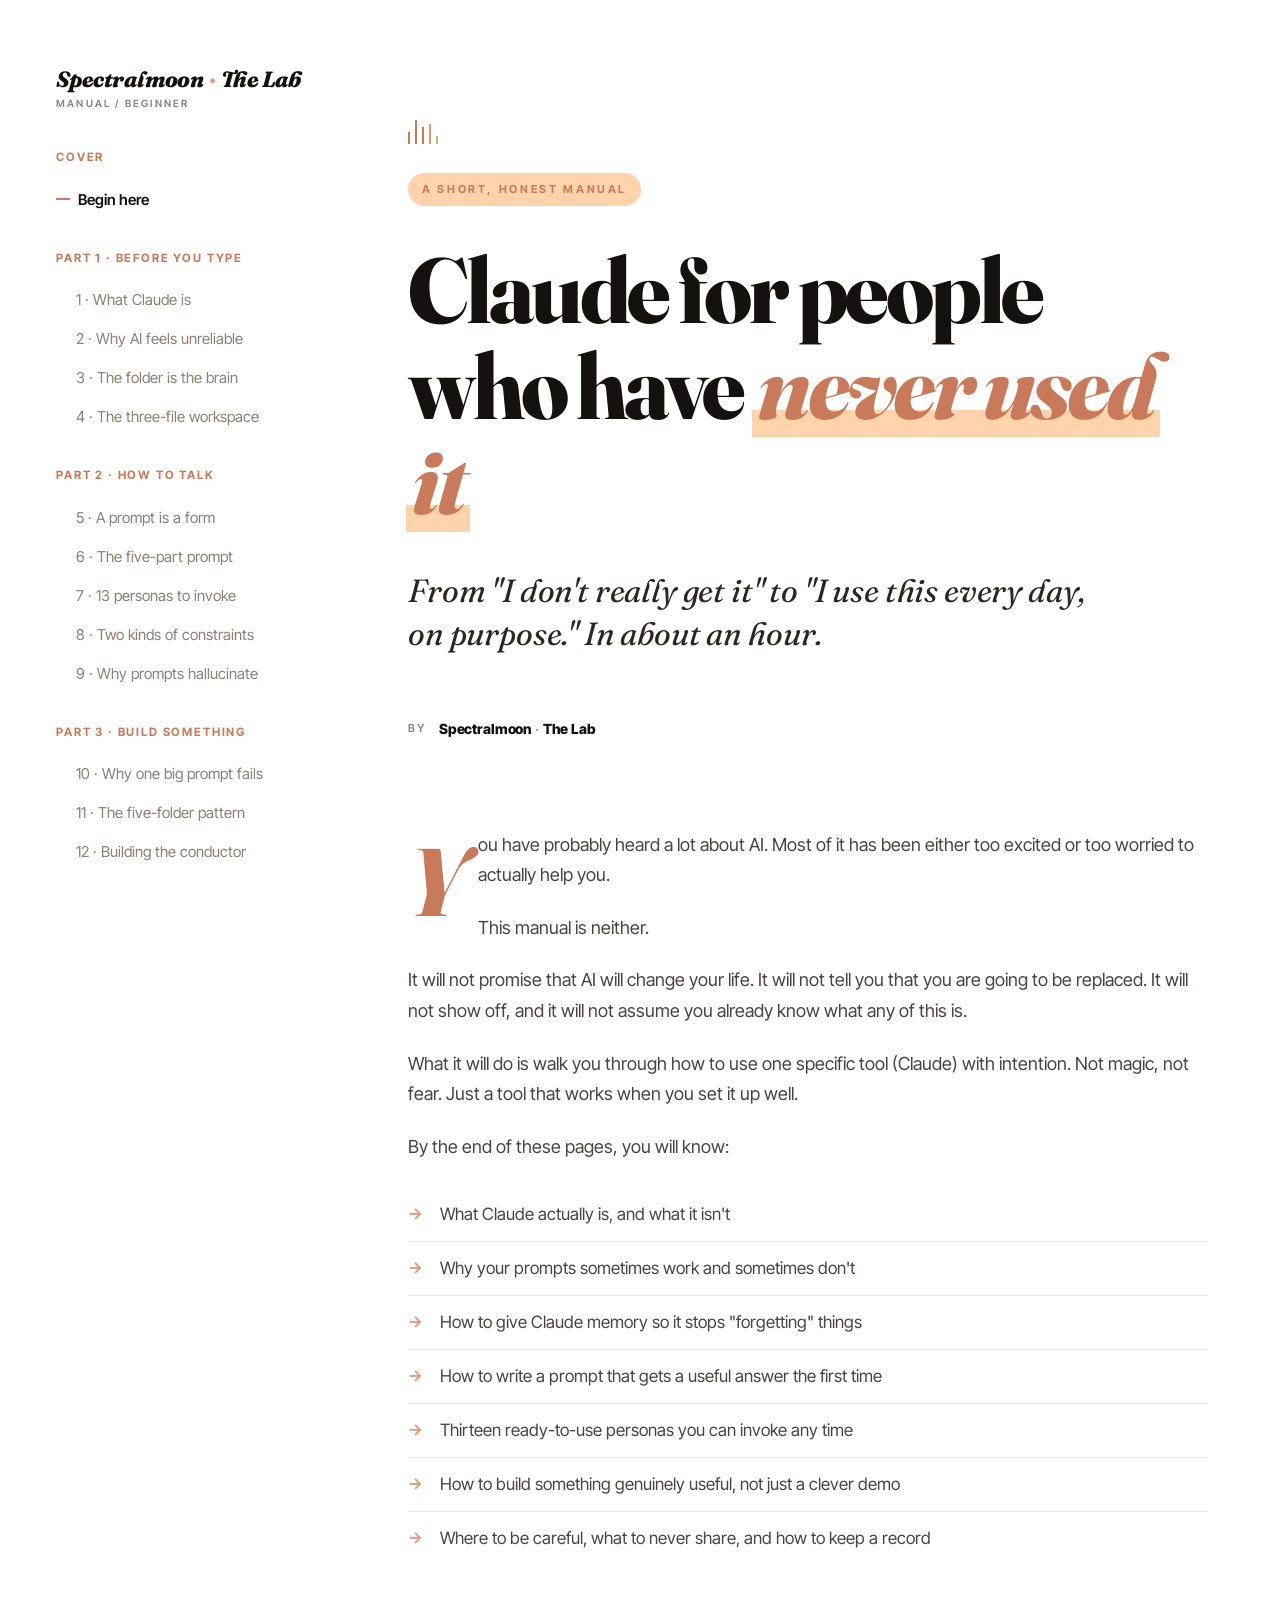
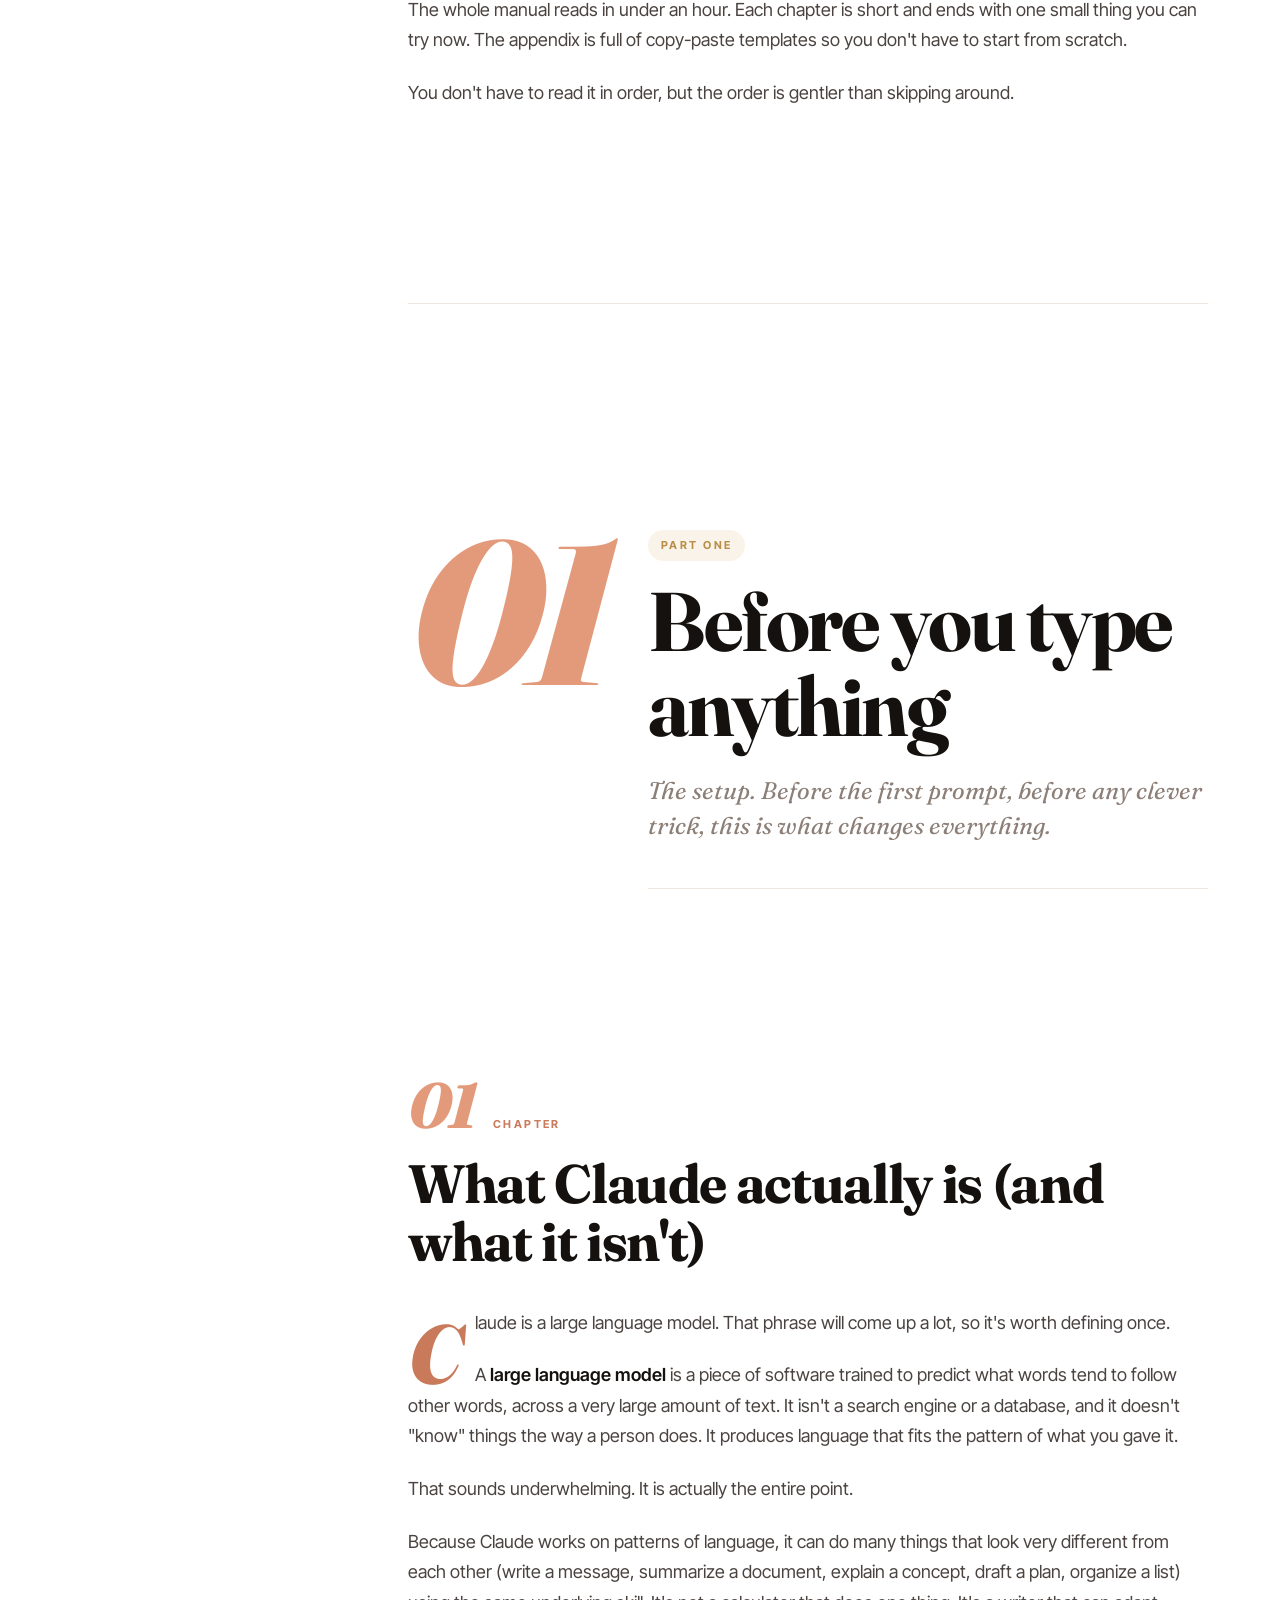
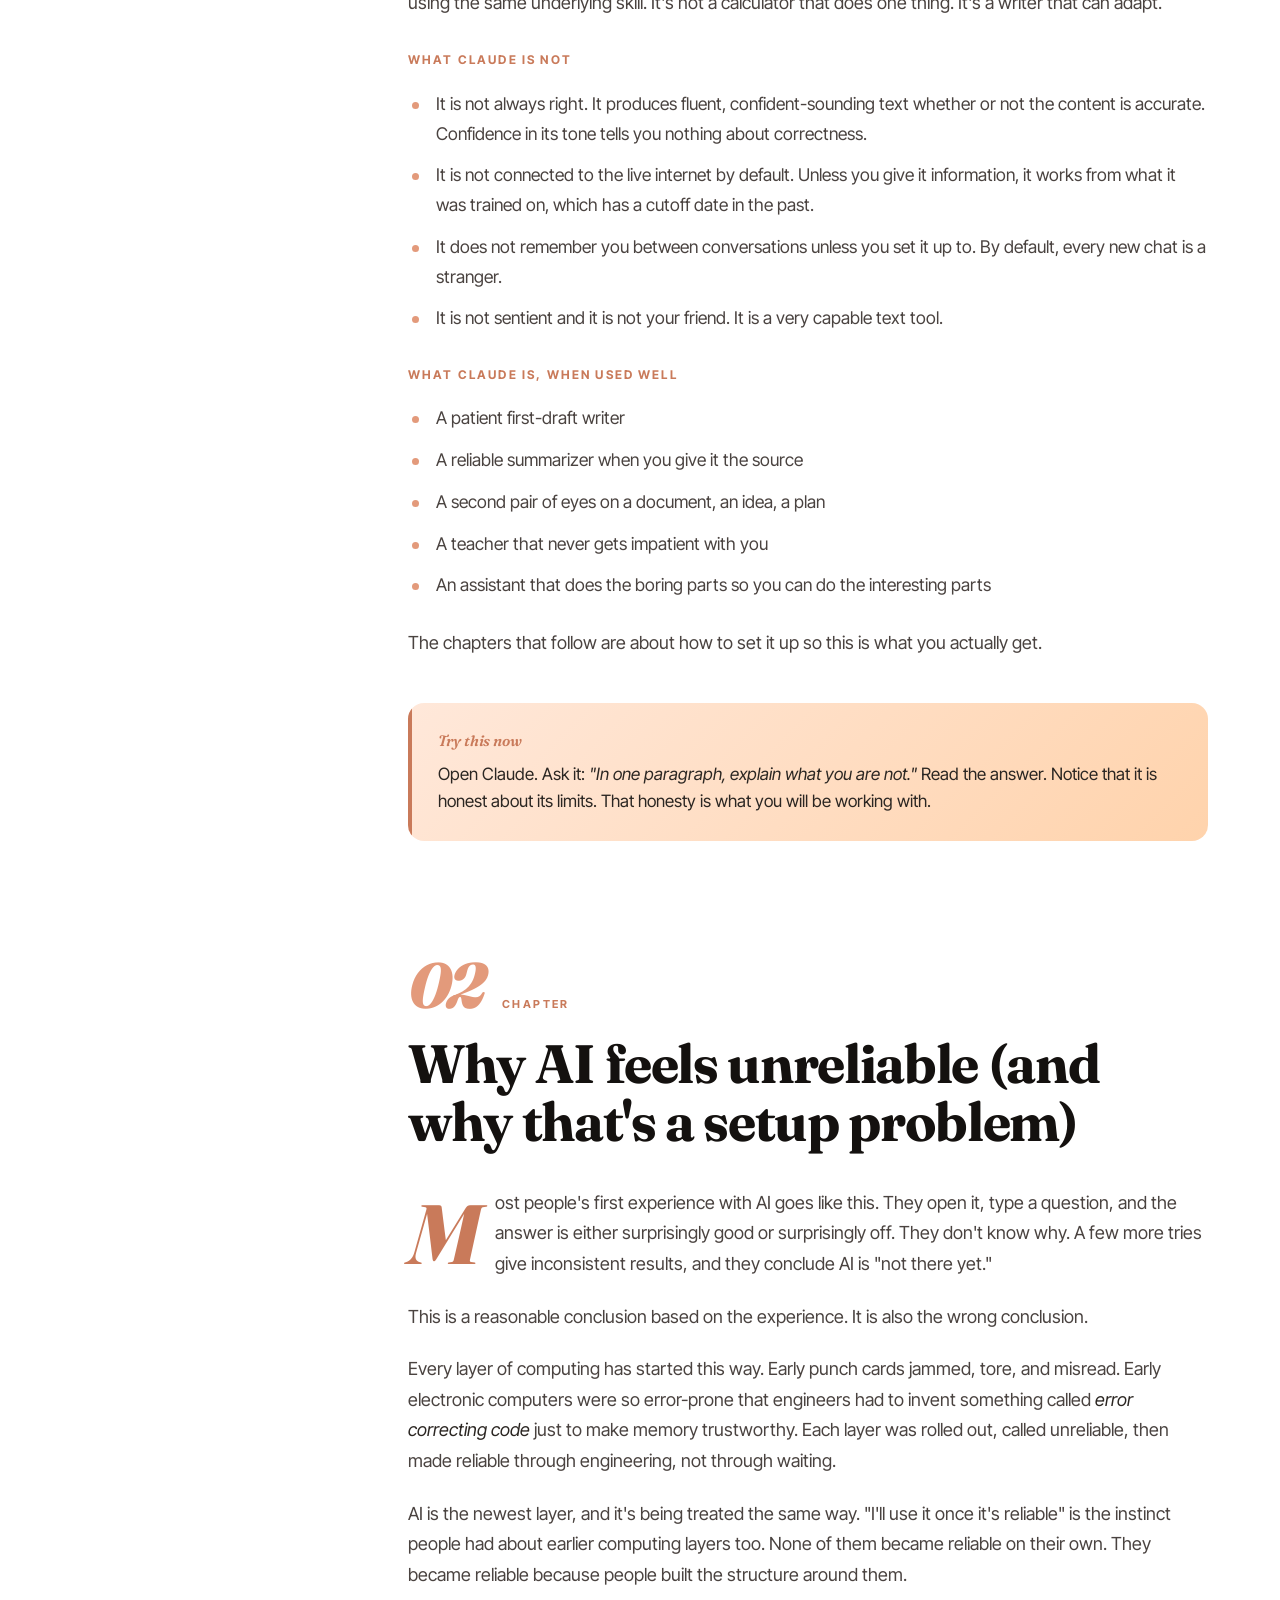
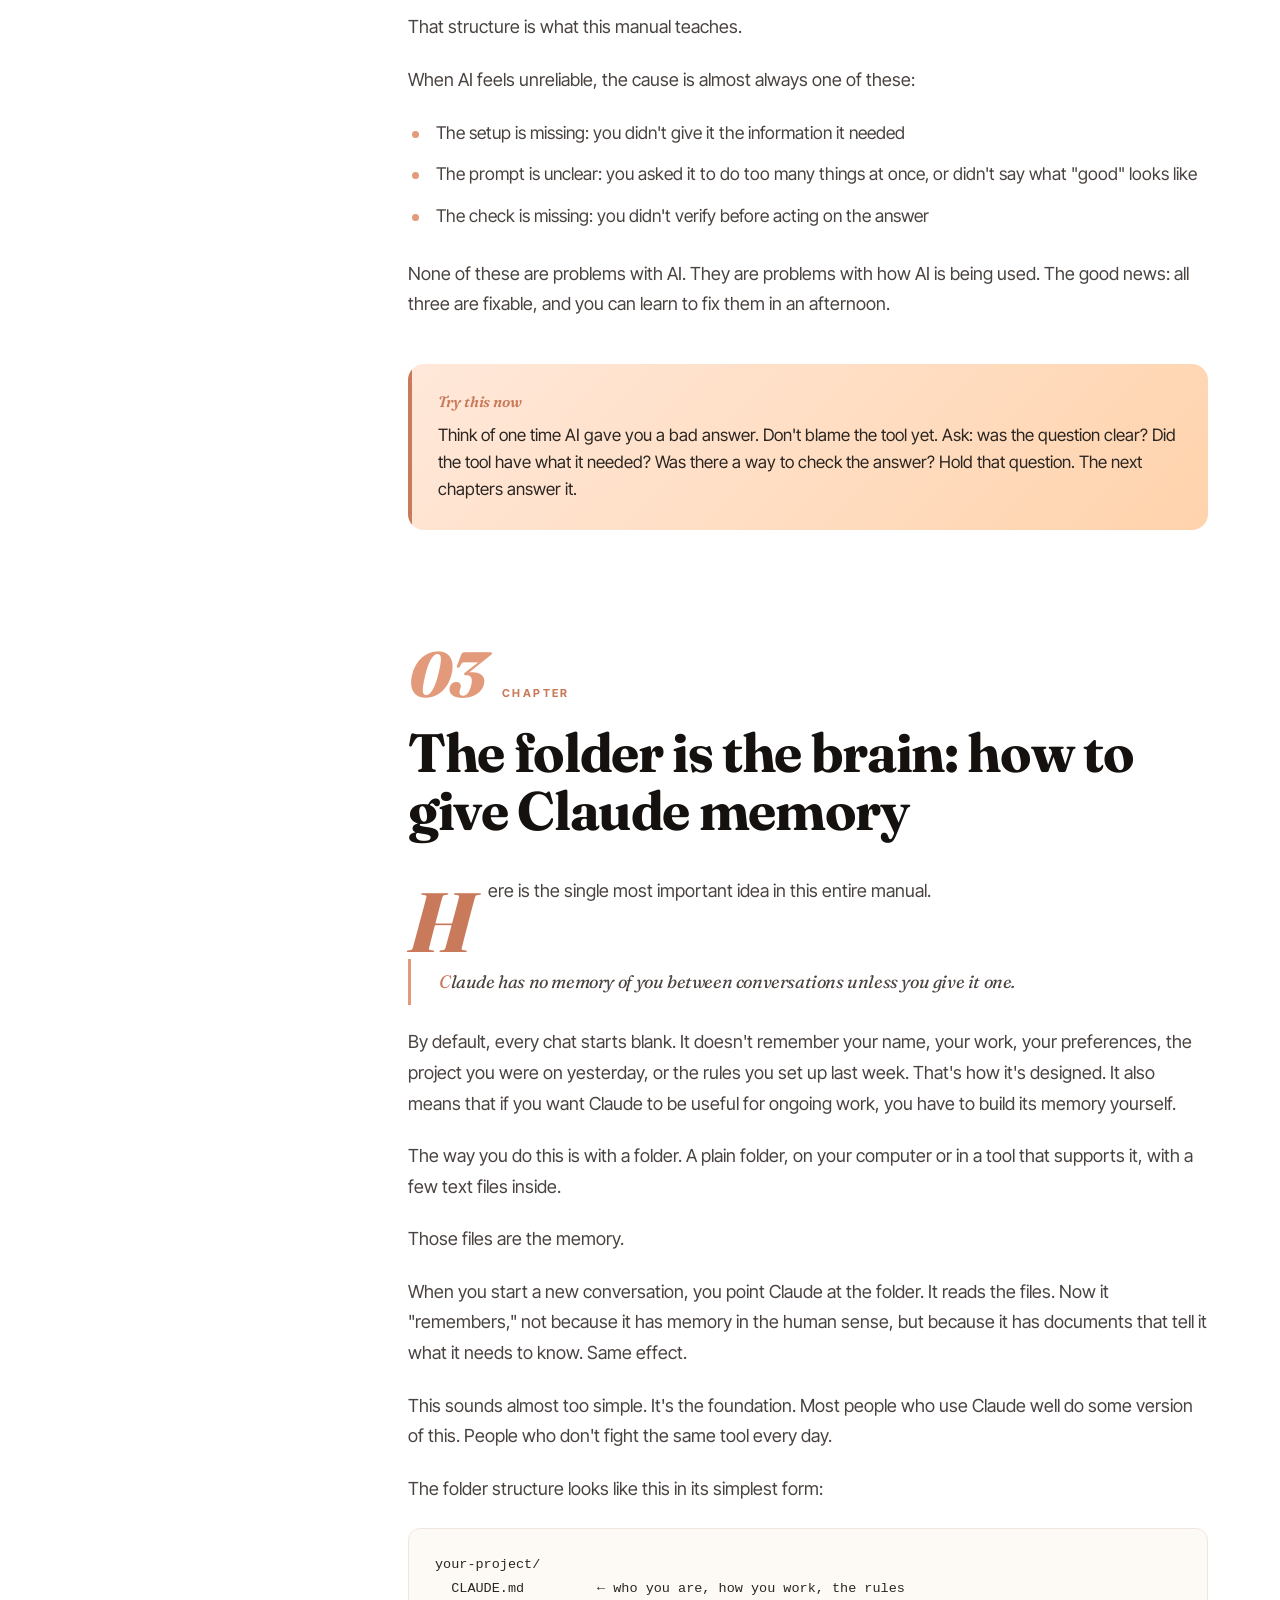
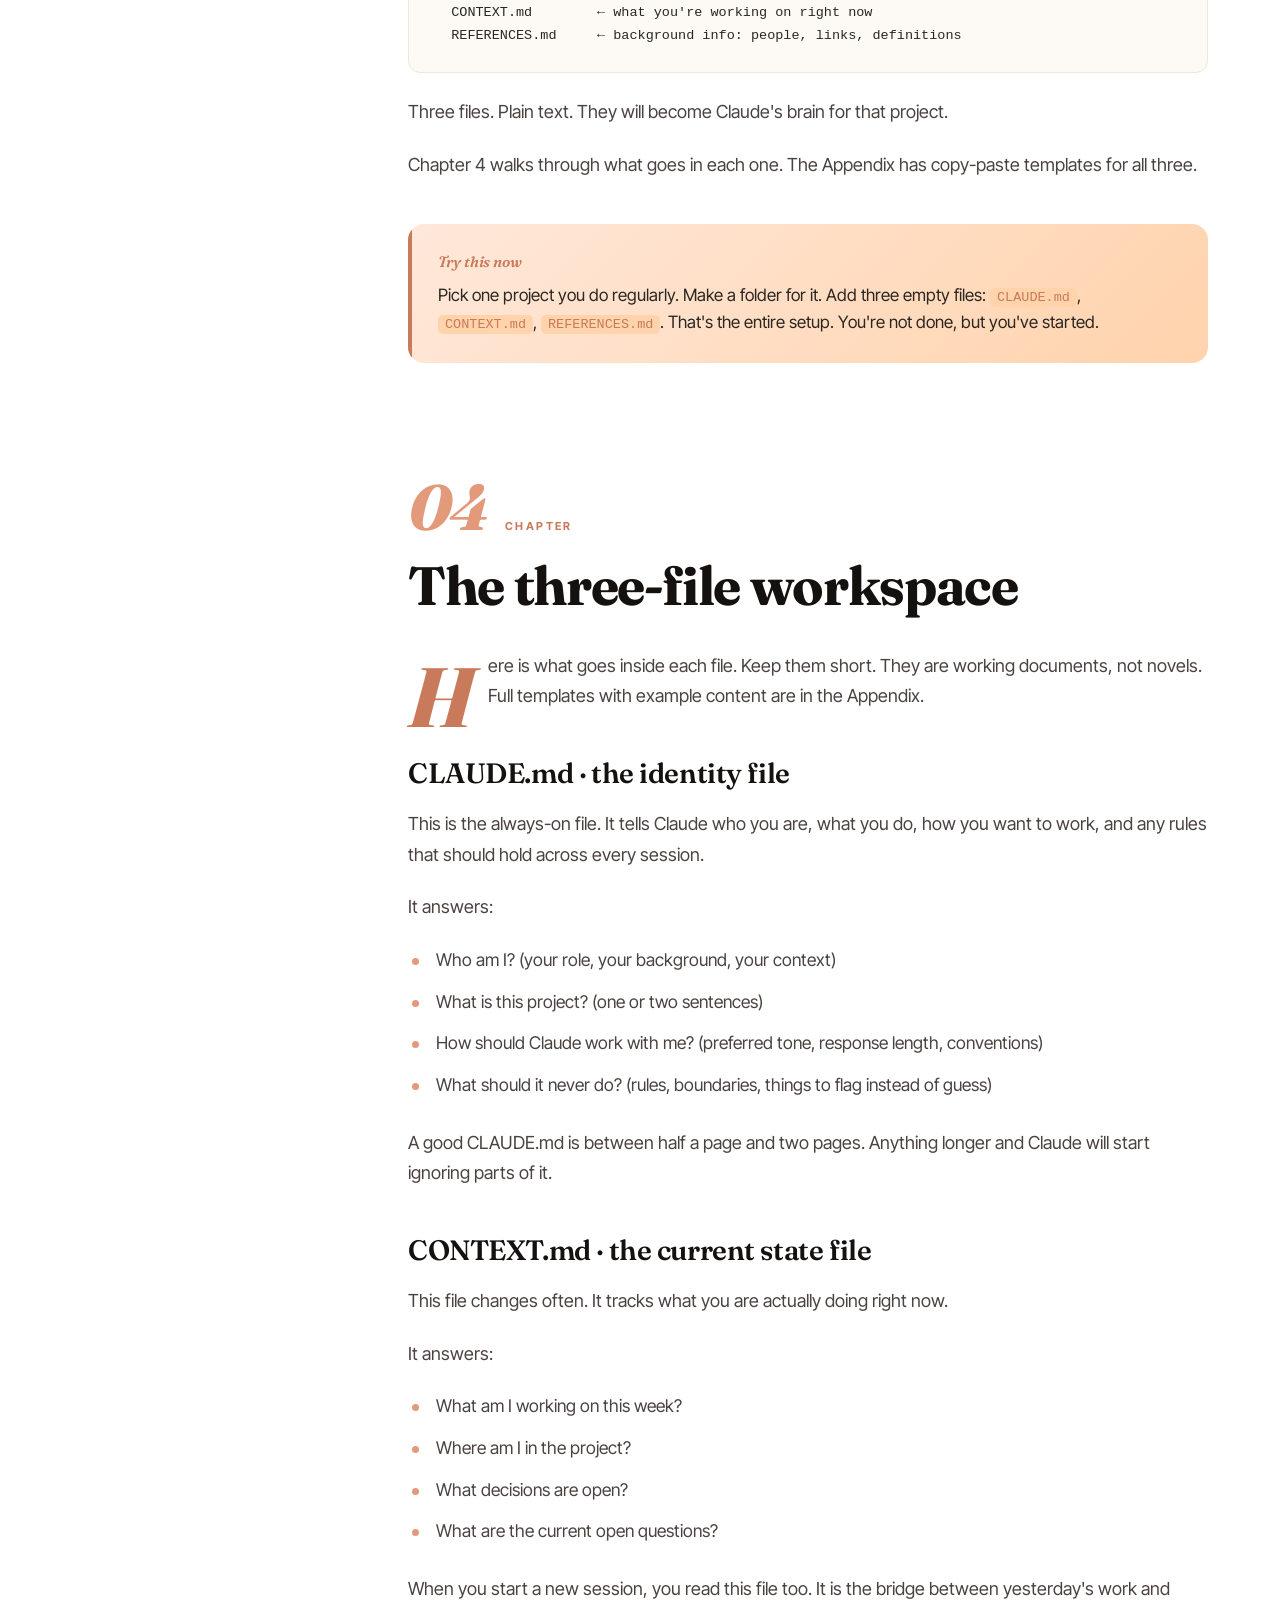
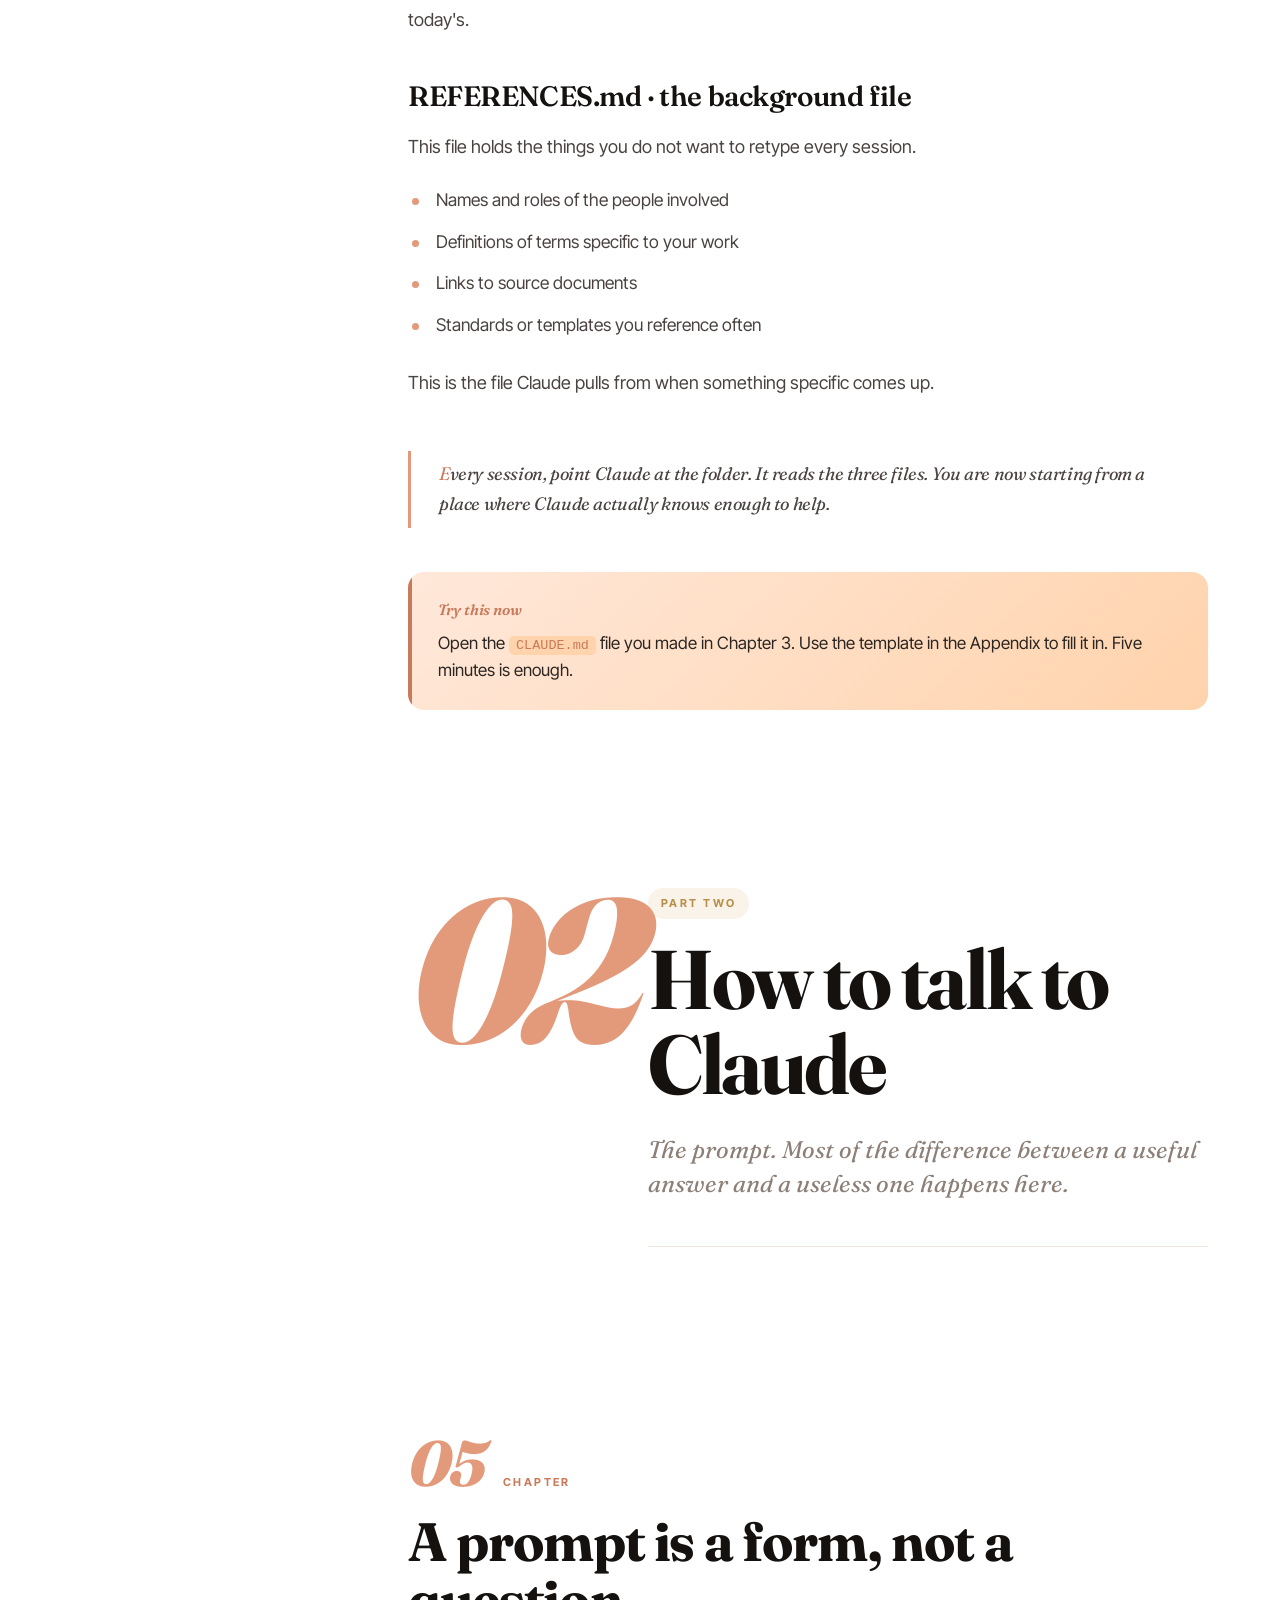
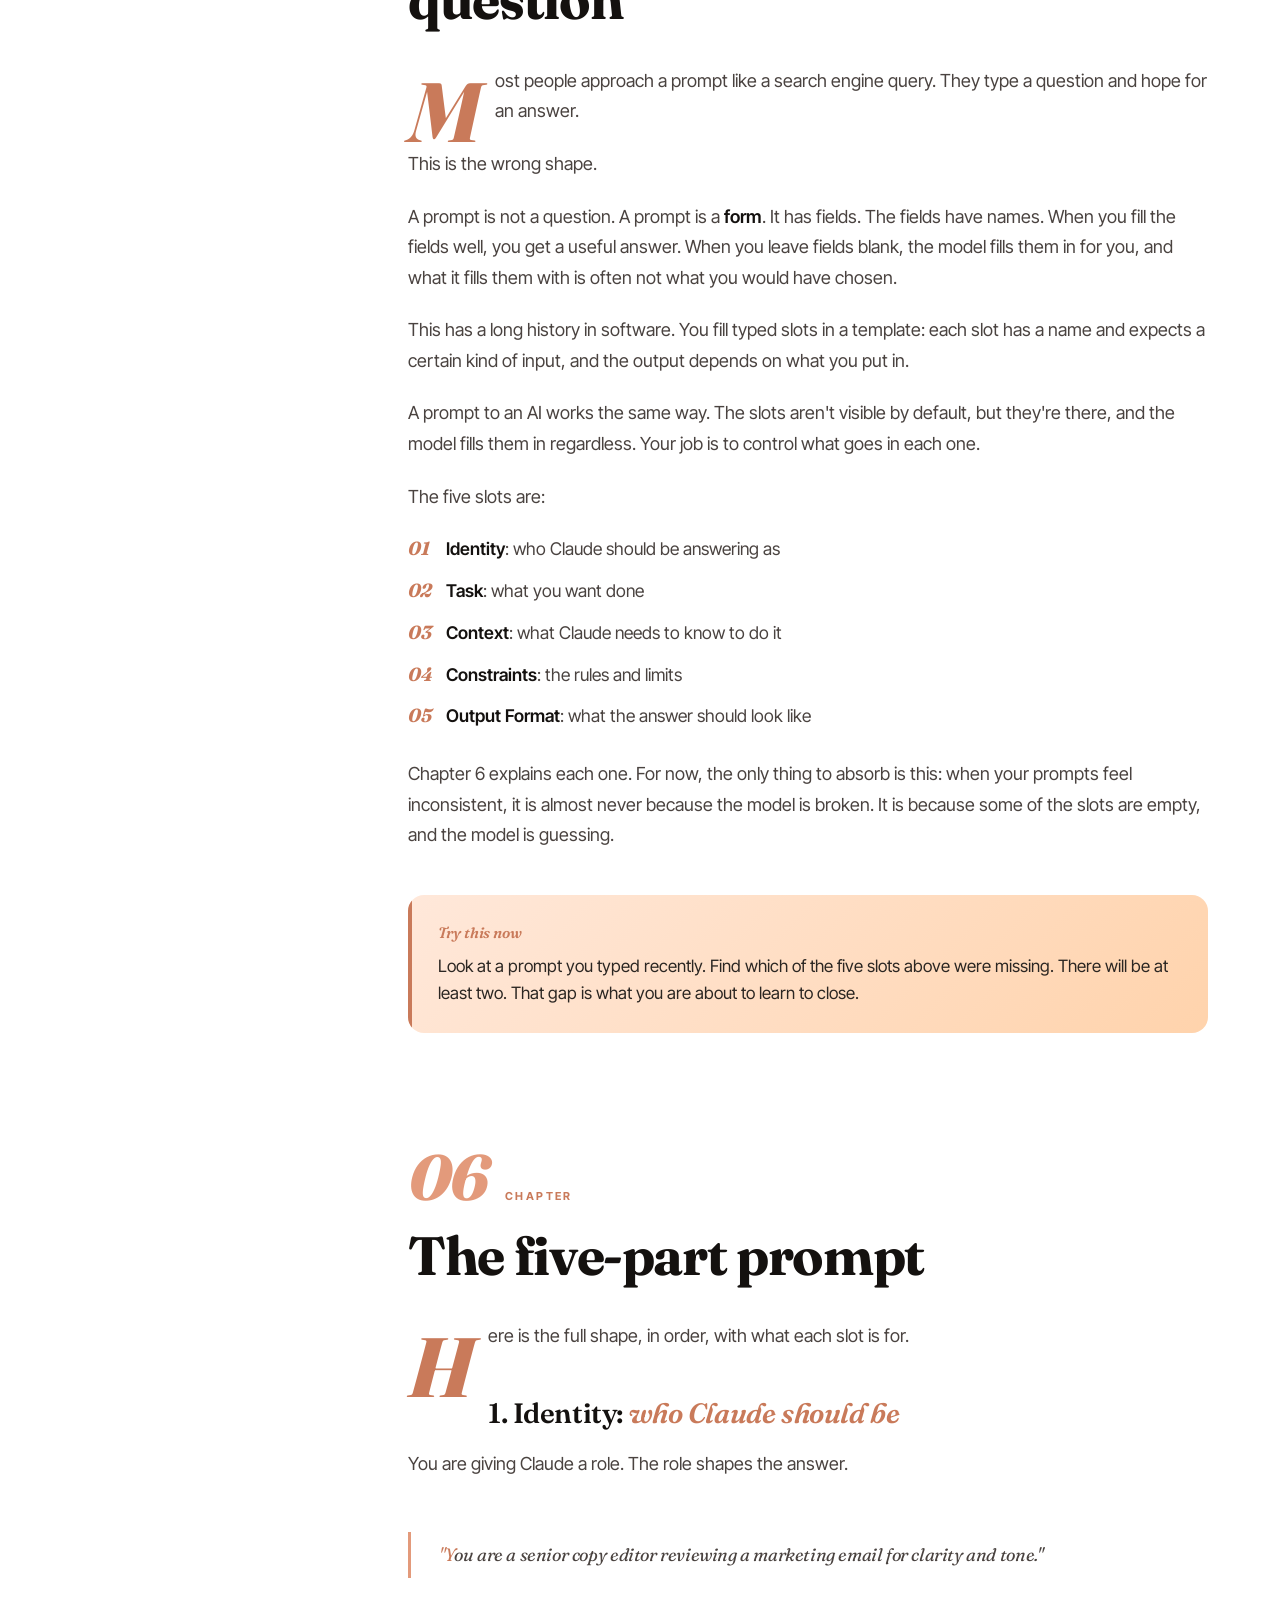
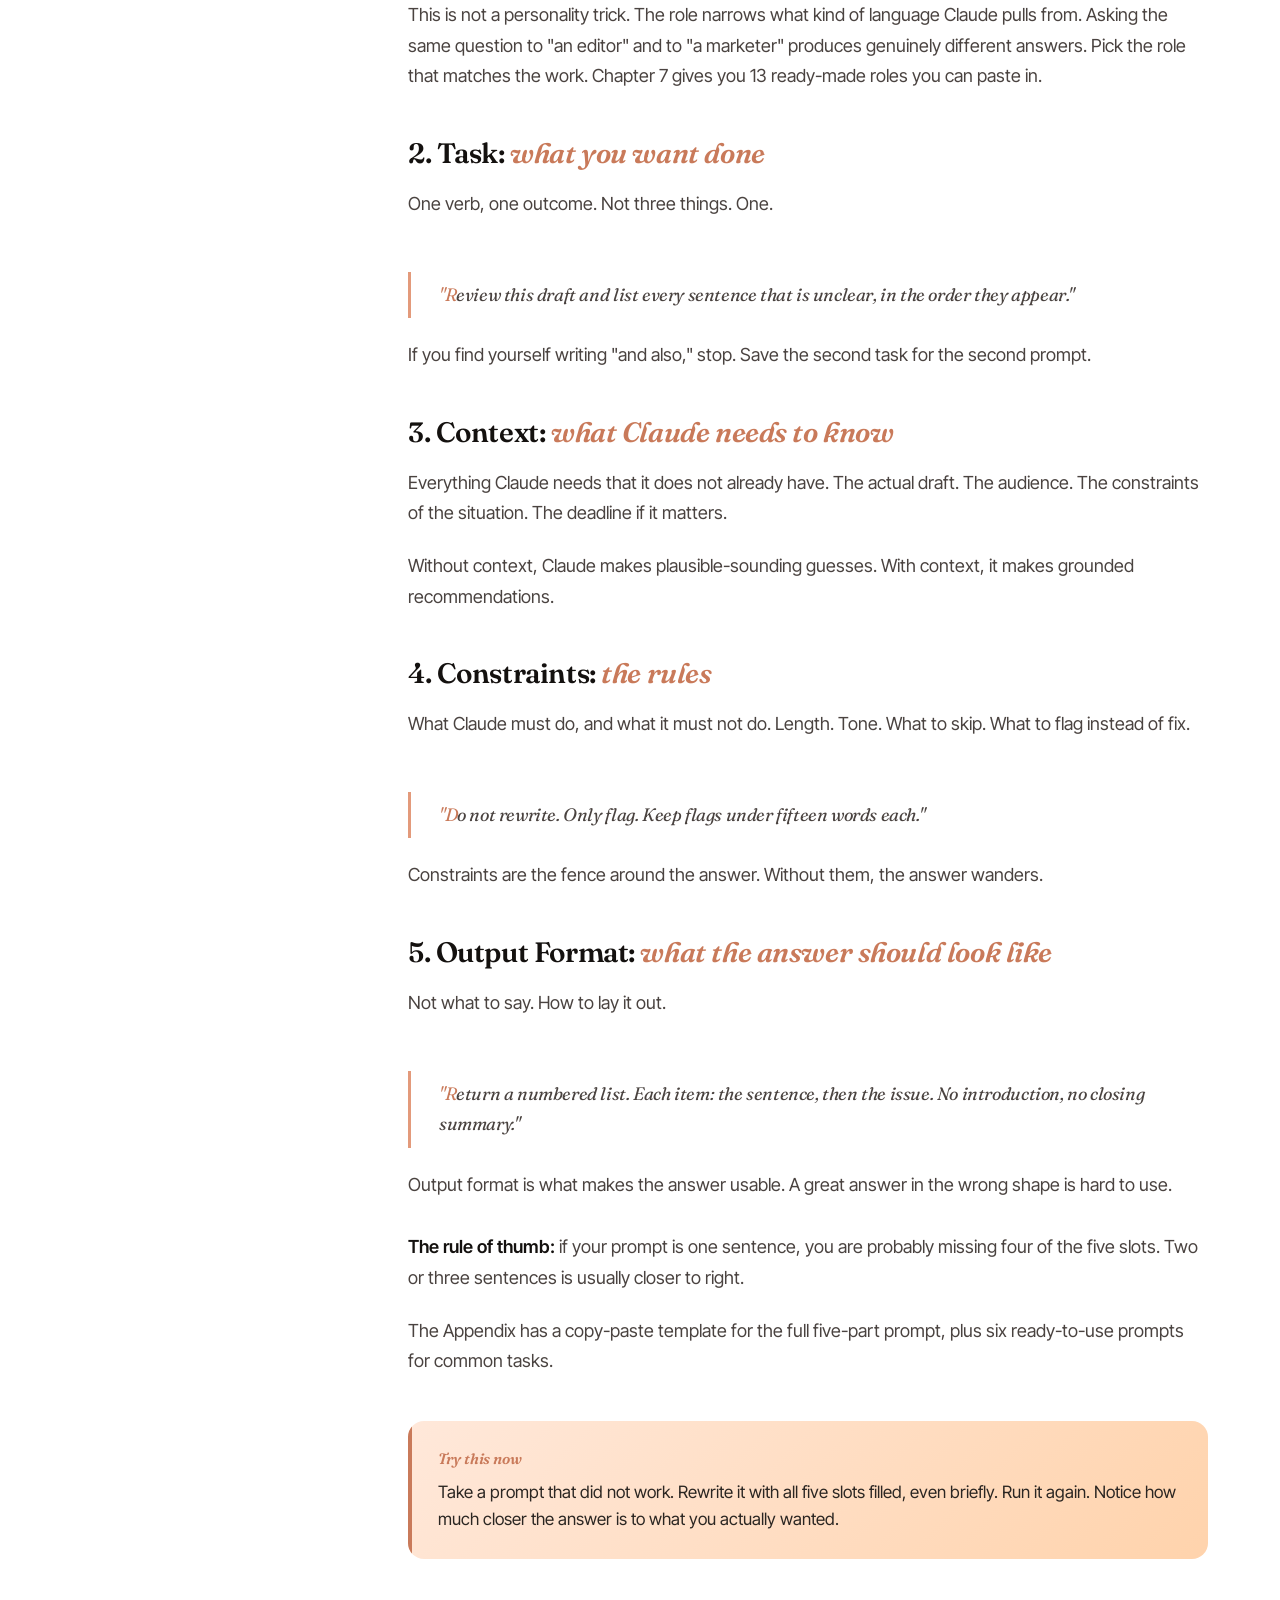
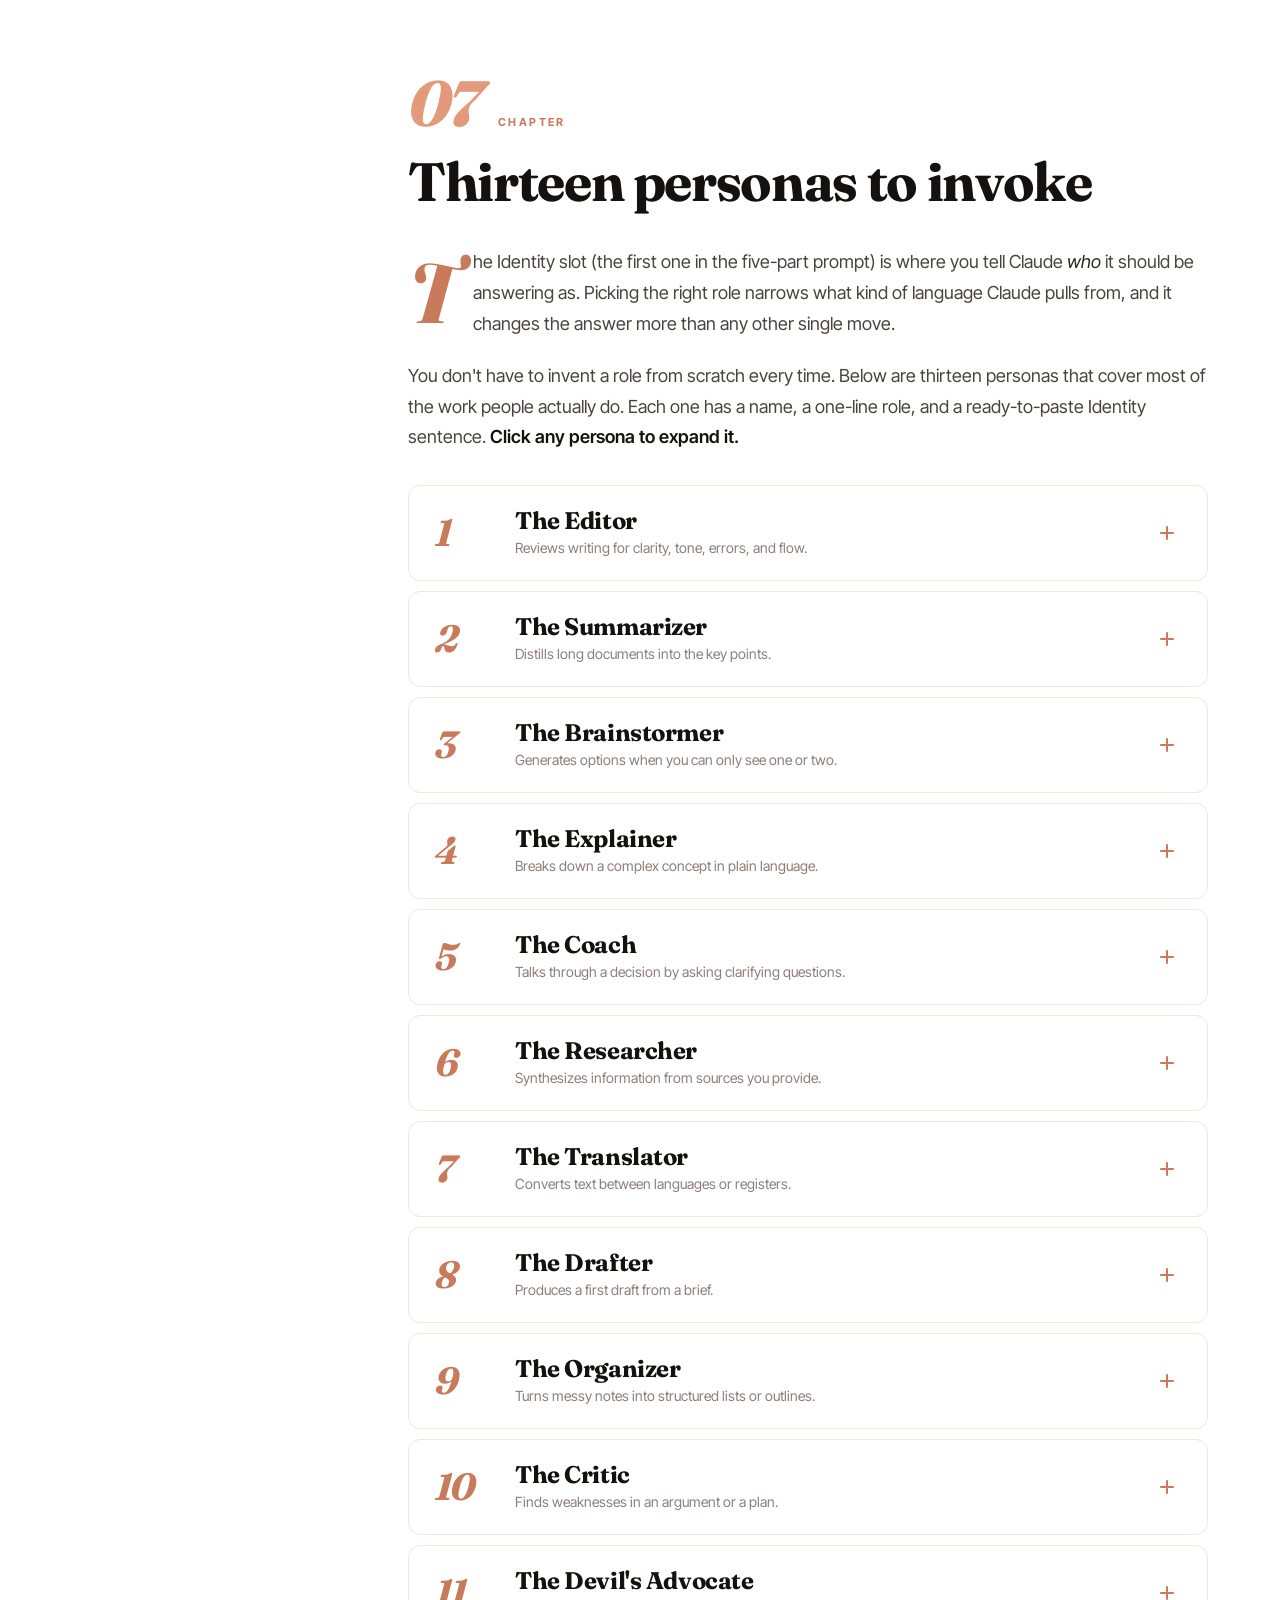
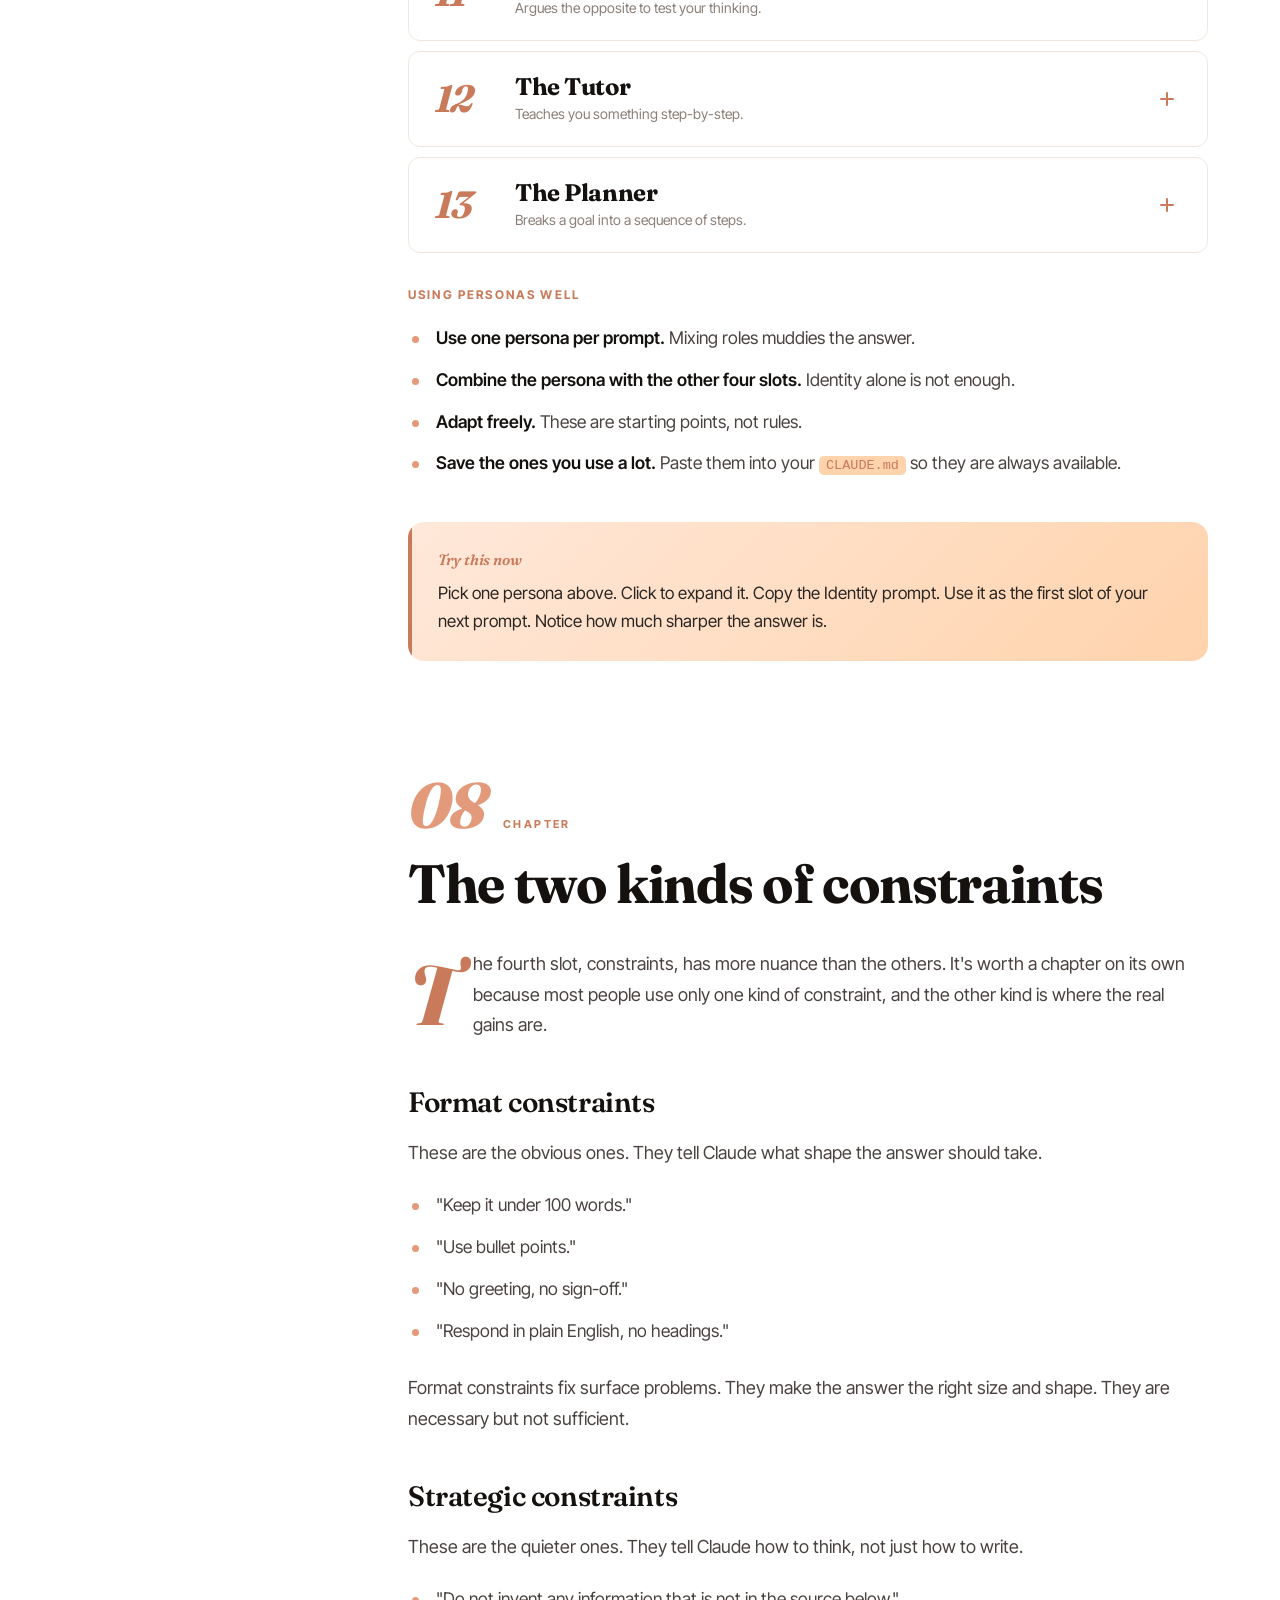
<file: manuals/how-to-claude/index.html>
<!DOCTYPE html>
<html lang="en">
<head>
<meta charset="UTF-8">
<meta name="viewport" content="width=device-width, initial-scale=1.0">
<title>Claude for People Who Have Never Used It: a short, honest manual by Spectralmoon · The Lab</title>
<link rel="preconnect" href="https://fonts.googleapis.com">
<link rel="preconnect" href="https://fonts.gstatic.com" crossorigin>
<link href="https://fonts.googleapis.com/css2?family=Fraunces:ital,opsz,wght@0,9..144,400;0,9..144,600;0,9..144,700;0,9..144,800;1,9..144,400;1,9..144,600;1,9..144,700;1,9..144,800&family=Inter+Tight:wght@400;500;600;700;800&display=swap" rel="stylesheet">
<style>
  /* =========================================================
     RESET + TOKENS — Fresh peach + editorial typography
     ========================================================= */
  *, *::before, *::after { box-sizing: border-box; margin: 0; padding: 0; }

  :root {
    /* base */
    --white: #FFFFFF;
    --paper: #FDFAF6;
    --ink: #14110F;
    --ink-2: #2B2622;
    --body: #4A4340;
    --muted: #8C7F77;
    --line: #F0E6DD;
    --line-strong: #E5D5C5;

    /* fresh peach */
    --peach-light: #FFD3AC;
    --peach-soft: #FFB5AB;
    --peach: #E39A7B;
    --peach-deep: #C97A5A;
    --gold: #DBB06B;
    --gold-deep: #B88E48;

    /* semantic */
    --accent: var(--peach);
    --accent-deep: var(--peach-deep);
    --highlight: var(--peach-soft);
    --gold-accent: var(--gold);

    /* type families */
    --serif: 'Fraunces', 'Iowan Old Style', Georgia, serif;
    --sans: 'Inter Tight', -apple-system, BlinkMacSystemFont, sans-serif;
    --mono: 'SFMono-Regular', Menlo, Consolas, monospace;

    /* effects */
    --shadow-sm: 0 1px 3px rgba(20,17,15,.06);
    --shadow-md: 0 8px 28px rgba(201,122,90,.12);
    --shadow-lift: 0 14px 40px rgba(201,122,90,.18);

    /* motion */
    --ease: cubic-bezier(.4, 0, .2, 1);
    --ease-out: cubic-bezier(.2, .8, .2, 1);
    --t-fast: .18s;
    --t-med: .28s;
    --t-slow: .55s;
  }

  html { scroll-behavior: smooth; scroll-padding-top: 32px; }

  body {
    background: var(--white);
    color: var(--body);
    font-family: var(--sans);
    font-size: 18px;
    line-height: 1.7;
    font-weight: 400;
    -webkit-font-smoothing: antialiased;
    -moz-osx-font-smoothing: grayscale;
    text-rendering: optimizeLegibility;
    counter-reset: chapter;
  }

  ::selection { background: var(--peach-light); color: var(--ink); }

  /* =========================================================
     READING PROGRESS BAR
     ========================================================= */
  .progress {
    position: fixed; top: 0; left: 0;
    height: 3px; width: 0%;
    background: linear-gradient(90deg, var(--peach), var(--gold));
    z-index: 1000;
    transition: width .12s linear;
  }

  /* =========================================================
     LAYOUT
     ========================================================= */
  .layout {
    display: grid;
    grid-template-columns: 280px minmax(0, 1fr);
    max-width: 1380px;
    margin: 0 auto;
    gap: 72px;
    padding: 64px 56px 96px;
  }

  /* =========================================================
     TOC — sticky sidebar with animated underline
     ========================================================= */
  .toc {
    position: sticky;
    top: 32px;
    align-self: start;
    height: calc(100vh - 64px);
    overflow-y: auto;
    padding: 4px 12px 24px 0;
    font-size: 15px;
    scrollbar-width: thin;
    scrollbar-color: var(--line-strong) transparent;
  }
  .toc::-webkit-scrollbar { width: 4px; }
  .toc::-webkit-scrollbar-thumb { background: var(--line-strong); border-radius: 2px; }

  .toc-mark {
    font-family: var(--serif);
    font-style: italic;
    font-weight: 800;
    font-size: 22px;
    color: var(--ink);
    letter-spacing: -.025em;
    margin-bottom: 4px;
    line-height: 1.05;
  }
  .toc-mark span { color: var(--peach); font-style: normal; padding: 0 2px; }
  .toc-sub {
    font-family: var(--sans);
    font-size: 10px; font-weight: 600;
    letter-spacing: .22em; text-transform: uppercase;
    color: var(--muted);
    margin-bottom: 36px;
  }

  .toc h4 {
    font-family: var(--sans);
    font-size: 11.5px; font-weight: 700;
    letter-spacing: .16em; text-transform: uppercase;
    color: var(--peach-deep);
    margin: 30px 0 12px;
  }
  .toc h4:first-of-type { margin-top: 0; }
  .toc ul { list-style: none; }
  .toc li { margin: 0; }

  .toc a {
    position: relative;
    display: block;
    padding: 9px 14px 9px 20px;
    color: var(--muted);
    text-decoration: none;
    font-size: 15px;
    line-height: 1.4;
    border-radius: 4px;
    /* Wipe fill via background-size animation */
    background-image: linear-gradient(90deg, var(--peach-light), rgba(255,211,172,.4));
    background-repeat: no-repeat;
    background-position: left center;
    background-size: 0% 100%;
    transition: color var(--t-med) var(--ease),
                padding-left var(--t-med) var(--ease-out),
                background-size .42s cubic-bezier(.2,.8,.2,1);
  }
  /* Indicator line (left side) */
  .toc a::before {
    content: '';
    position: absolute;
    left: 0; top: 50%;
    transform: translateY(-50%);
    width: 0;
    height: 1px;
    background: var(--peach);
    transition: width var(--t-med) var(--ease-out),
                height var(--t-med) var(--ease-out),
                background var(--t-med) var(--ease);
  }
  /* Arrow (right side) */
  .toc a::after {
    content: '→';
    position: absolute;
    right: 8px; top: 50%;
    transform: translate(8px, -50%);
    color: var(--peach-deep);
    opacity: 0;
    font-weight: 600;
    font-size: 13px;
    transition: opacity var(--t-med) var(--ease),
                transform var(--t-med) var(--ease-out);
  }
  .toc a:hover {
    color: var(--peach-deep);
    padding-left: 22px;
    background-size: 100% 100%;
  }
  .toc a:hover::before {
    width: 12px;
    height: 2px;
    background: var(--peach-deep);
  }
  .toc a:hover::after {
    opacity: 1;
    transform: translate(0, -50%);
  }
  .toc a.active {
    color: var(--ink);
    font-weight: 600;
    padding-left: 22px;
  }
  .toc a.active::before {
    width: 14px;
    height: 2px;
    background: var(--peach-deep);
  }

  /* =========================================================
     COVER MARKS — decorative scale-bars
     ========================================================= */
  .cover-marks {
    display: flex;
    align-items: flex-end;
    gap: 5px;
    height: 24px;
    margin-bottom: 28px;
  }
  .cover-marks span {
    display: block;
    width: 2px;
    background: var(--peach-deep);
    transform: scaleY(0);
    transform-origin: bottom center;
    animation: barRise .9s cubic-bezier(.2,.8,.2,1) forwards;
  }
  .cover-marks span:nth-child(1) { height: 50%; animation-delay: .15s; }
  .cover-marks span:nth-child(2) { height: 100%; animation-delay: .25s; }
  .cover-marks span:nth-child(3) { height: 70%; animation-delay: .35s; }
  .cover-marks span:nth-child(4) { height: 85%; animation-delay: .45s; background: var(--peach); }
  .cover-marks span:nth-child(5) { height: 35%; animation-delay: .55s; background: var(--gold); }

  @keyframes barRise {
    to { transform: scaleY(1); }
  }

  /* =========================================================
     MAIN
     ========================================================= */
  main { min-width: 0; max-width: 800px; }

  /* =========================================================
     REVEAL ON SCROLL
     ========================================================= */
  .reveal {
    opacity: 0;
    transform: translateY(16px);
    transition: opacity var(--t-slow) var(--ease-out),
                transform var(--t-slow) var(--ease-out);
  }
  .reveal.in {
    opacity: 1;
    transform: translateY(0);
  }
  .reveal.delay-1 { transition-delay: .06s; }
  .reveal.delay-2 { transition-delay: .12s; }
  .reveal.delay-3 { transition-delay: .18s; }

  /* =========================================================
     COVER — editorial hero
     ========================================================= */
  .cover {
    padding: 56px 0 120px;
    border-bottom: 1px solid var(--line);
    margin-bottom: 96px;
    position: relative;
  }
  .eyebrow {
    display: inline-block;
    font-family: var(--sans);
    font-size: 11px; font-weight: 700;
    letter-spacing: .24em; text-transform: uppercase;
    color: var(--peach-deep);
    margin-bottom: 36px;
    padding: 7px 14px;
    background: var(--peach-light);
    border-radius: 999px;
  }
  .cover h1 {
    font-family: var(--serif);
    font-weight: 800;
    font-size: clamp(44px, 7.2vw, 92px);
    line-height: 1.04;
    letter-spacing: -.035em;
    color: var(--ink);
    margin-bottom: 40px;
    max-width: 14ch;
    will-change: transform;
  }
  .cover h1 .accent {
    font-style: italic;
    font-weight: 800;
    color: var(--peach-deep);
    background: linear-gradient(180deg, transparent 72%, var(--peach-light) 72%, var(--peach-light) 96%, transparent 96%);
    padding: 0 6px;
    margin-left: -2px;
    box-decoration-break: clone;
    -webkit-box-decoration-break: clone;
  }
  .cover .lede {
    font-family: var(--serif);
    font-style: italic;
    font-weight: 400;
    font-size: clamp(22px, 2.6vw, 32px);
    line-height: 1.35;
    color: var(--ink-2);
    margin-bottom: 56px;
    max-width: 700px;
    letter-spacing: -.005em;
  }
  .by {
    display: inline-flex;
    align-items: center;
    gap: 12px;
    font-family: var(--sans);
    font-size: 11px; font-weight: 600;
    letter-spacing: .22em; text-transform: uppercase;
    color: var(--muted);
  }
  .by-mark {
    color: var(--ink);
    font-weight: 800;
    letter-spacing: -.01em;
    text-transform: none;
    font-size: 14px;
  }
  .by-mark .dot { color: var(--peach); }

  .cover-body { margin-top: 88px; }
  .cover-body p { margin-bottom: 22px; font-size: 18px; line-height: 1.7; }

  /* drop cap on first paragraph of cover body */
  .cover-body p:first-child::first-letter {
    font-family: var(--serif);
    font-weight: 800;
    font-style: italic;
    font-size: 96px;
    line-height: .82;
    float: left;
    color: var(--peach-deep);
    padding: 8px 14px 0 0;
    margin-top: 4px;
  }

  .cover-body ul { margin: 26px 0 30px 0; list-style: none; }
  .cover-body li {
    padding: 12px 0 12px 32px;
    position: relative;
    border-bottom: 1px solid var(--line);
    font-size: 17px;
  }
  .cover-body li::before {
    content: '→';
    position: absolute;
    left: 0; top: 12px;
    color: var(--peach);
    font-weight: 700;
    font-size: 16px;
    transition: transform var(--t-fast) var(--ease-out);
  }
  .cover-body li:hover::before { transform: translateX(6px); }
  .cover-body li:last-child { border-bottom: none; }

  /* =========================================================
     PARTS — oversized editorial dividers
     ========================================================= */
  .part {
    padding-top: 128px;
    margin-top: 32px;
    position: relative;
  }
  .part:first-of-type { padding-top: 48px; }

  /* Numbered parts get a massive italic numeral as anchor */
  .part[data-num] {
    display: grid;
    grid-template-columns: minmax(140px, 200px) 1fr;
    column-gap: 40px;
    align-items: start;
  }
  .part[data-num]::before {
    content: attr(data-num);
    font-family: var(--serif);
    font-style: italic;
    font-weight: 800;
    font-size: clamp(120px, 16vw, 220px);
    line-height: .82;
    color: var(--peach);
    letter-spacing: -.06em;
    grid-column: 1;
    grid-row: 1 / span 3;
    align-self: start;
    pointer-events: none;
  }
  .part[data-num] > *:not(.chapter):not(article):not(section) {
    grid-column: 2;
  }
  .part[data-num] > .chapter,
  .part[data-num] > article,
  .part[data-num] > section {
    grid-column: 1 / -1;
  }

  .part-num {
    display: inline-block;
    font-family: var(--sans);
    font-size: 11px; font-weight: 700;
    letter-spacing: .22em; text-transform: uppercase;
    color: var(--gold-deep);
    margin-bottom: 18px;
    padding: 6px 13px;
    background: rgba(219, 176, 107, .15);
    border-radius: 999px;
  }
  .part-title {
    font-family: var(--serif);
    font-weight: 700;
    font-size: clamp(48px, 6.5vw, 88px);
    line-height: 1.02;
    letter-spacing: -.03em;
    color: var(--ink);
    margin-bottom: 26px;
  }
  .part-desc {
    font-family: var(--serif);
    font-style: italic;
    font-size: clamp(20px, 2vw, 24px);
    color: var(--muted);
    margin-bottom: 88px;
    padding-bottom: 44px;
    border-bottom: 1px solid var(--line);
    line-height: 1.45;
    max-width: 640px;
  }

  /* =========================================================
     CHAPTERS — editorial openers
     ========================================================= */
  .chapter {
    padding-top: 96px;
    margin-bottom: 0;
    counter-increment: chapter;
    position: relative;
  }
  .chapter-num {
    font-family: var(--sans);
    font-size: 11px; font-weight: 700;
    letter-spacing: .22em; text-transform: uppercase;
    color: var(--peach-deep);
    margin-bottom: 18px;
    display: flex;
    align-items: baseline;
    gap: 18px;
  }
  .chapter-num::before {
    content: counter(chapter, decimal-leading-zero);
    font-family: var(--serif);
    font-style: italic;
    font-weight: 800;
    font-size: 64px;
    letter-spacing: -.04em;
    color: var(--peach);
    line-height: 1;
    text-transform: none;
  }
  .chapter h2 {
    font-family: var(--serif);
    font-weight: 700;
    font-size: clamp(36px, 4.5vw, 54px);
    line-height: 1.08;
    letter-spacing: -.025em;
    color: var(--ink);
    margin-bottom: 36px;
  }
  .chapter h2 em {
    font-style: italic;
    color: var(--peach-deep);
    font-weight: 700;
  }

  /* drop cap on first paragraph of each chapter */
  .chapter > p:first-of-type::first-letter {
    font-family: var(--serif);
    font-weight: 800;
    font-style: italic;
    font-size: 84px;
    line-height: .82;
    float: left;
    color: var(--peach-deep);
    padding: 6px 14px 0 0;
    margin-top: 6px;
  }

  .chapter p {
    margin-bottom: 22px;
    color: var(--body);
    font-size: 18px;
    line-height: 1.7;
  }
  .chapter strong { color: var(--ink); font-weight: 600; }
  .chapter em { font-style: italic; color: var(--ink-2); }

  .chapter ul, .chapter ol {
    margin: 18px 0 28px 0;
    padding-left: 0;
    list-style: none;
  }
  .chapter ul li, .chapter ol li {
    position: relative;
    padding-left: 28px;
    margin-bottom: 12px;
    color: var(--body);
    font-size: 17.5px;
  }
  .chapter ul li::before {
    content: '';
    position: absolute;
    left: 4px; top: 13px;
    width: 7px; height: 7px;
    background: var(--peach);
    border-radius: 50%;
  }
  .chapter ol { counter-reset: ol; }
  .chapter ol li {
    counter-increment: ol;
    padding-left: 38px;
  }
  .chapter ol li::before {
    content: counter(ol, decimal-leading-zero);
    position: absolute;
    left: 0; top: -2px;
    font-family: var(--serif);
    font-style: italic;
    font-weight: 700;
    color: var(--peach-deep);
    font-variant-numeric: tabular-nums;
    font-size: 19px;
    letter-spacing: -.02em;
  }

  .chapter h3 {
    font-family: var(--serif);
    font-weight: 600;
    font-size: 28px;
    color: var(--ink);
    margin: 44px 0 18px;
    line-height: 1.25;
    letter-spacing: -.015em;
  }
  .chapter h3 em {
    font-style: italic;
    color: var(--peach-deep);
  }
  .chapter h4 {
    font-family: var(--sans);
    font-weight: 700;
    font-size: 12px;
    letter-spacing: .18em;
    text-transform: uppercase;
    color: var(--peach-deep);
    margin: 32px 0 14px;
  }

  /* =========================================================
     CODE
     ========================================================= */
  .code-block {
    position: relative;
    margin: 24px 0;
  }
  .code-block pre {
    background: var(--paper);
    border: 1px solid var(--line);
    border-radius: 12px;
    padding: 24px 26px;
    overflow-x: auto;
    font-family: 'SFMono-Regular', Menlo, Consolas, monospace;
    font-size: 13.5px;
    line-height: 1.75;
    color: var(--ink-2);
    transition: border-color var(--t-fast) var(--ease);
  }
  .code-block:hover pre { border-color: var(--peach-light); }

  .copy-btn {
    position: absolute;
    top: 12px; right: 12px;
    background: var(--white);
    border: 1px solid var(--line-strong);
    border-radius: 8px;
    padding: 6px 11px;
    font-family: inherit;
    font-size: 11px;
    font-weight: 600;
    letter-spacing: .08em;
    text-transform: uppercase;
    color: var(--muted);
    cursor: pointer;
    opacity: 0;
    transform: translateY(-2px);
    transition: all var(--t-med) var(--ease-out);
  }
  .code-block:hover .copy-btn { opacity: 1; transform: translateY(0); }
  .copy-btn:hover {
    color: var(--peach-deep);
    border-color: var(--peach);
    background: var(--peach-light);
  }
  .copy-btn.copied {
    color: #2d7a4f;
    border-color: #c4e5cc;
    background: #ecf7ef;
    opacity: 1;
  }

  code:not(pre code) {
    background: var(--peach-light);
    color: var(--peach-deep);
    padding: 2px 7px;
    border-radius: 5px;
    font-family: 'SFMono-Regular', Menlo, Consolas, monospace;
    font-size: 13.5px;
    font-weight: 500;
  }

  /* =========================================================
     "TRY THIS NOW" CALLOUT — soft peach
     ========================================================= */
  .try {
    background: linear-gradient(135deg, #FFE8DA 0%, #FFD3AC 100%);
    border-radius: 16px;
    padding: 26px 30px;
    margin: 44px 0 16px;
    font-size: 17px;
    line-height: 1.6;
    color: var(--ink-2);
    position: relative;
    overflow: hidden;
    transition: transform var(--t-med) var(--ease-out),
                box-shadow var(--t-med) var(--ease-out);
  }
  .try::before {
    content: '';
    position: absolute;
    top: 0; left: 0; bottom: 0;
    width: 4px;
    background: var(--peach-deep);
  }
  .try:hover {
    transform: translateY(-2px);
    box-shadow: var(--shadow-md);
  }
  .try-label {
    font-family: var(--serif);
    font-style: italic;
    font-weight: 600;
    font-size: 15px;
    letter-spacing: -.005em;
    color: var(--peach-deep);
    display: block;
    margin-bottom: 8px;
    text-transform: none;
  }

  /* =========================================================
     PULL QUOTE — editorial centerpiece
     ========================================================= */
  .pull {
    font-family: var(--serif);
    font-style: italic;
    font-weight: 400;
    font-size: clamp(28px, 3.6vw, 44px);
    line-height: 1.2;
    color: var(--ink);
    letter-spacing: -.022em;
    border-left: 3px solid var(--peach);
    padding: 8px 0 8px 28px;
    margin: 52px 0;
    max-width: 760px;
  }
  .pull::first-letter { color: var(--peach-deep); }

  /* =========================================================
     TABLES
     ========================================================= */
  table {
    width: 100%;
    border-collapse: collapse;
    margin: 24px 0;
    font-size: 14.5px;
  }
  th {
    text-align: left;
    background: var(--paper);
    color: var(--ink);
    padding: 14px 16px;
    border-bottom: 2px solid var(--line-strong);
    font-weight: 700;
    font-size: 13px;
    letter-spacing: .02em;
  }
  td {
    padding: 14px 16px;
    border-bottom: 1px solid var(--line);
    vertical-align: top;
    color: var(--body);
    transition: background var(--t-fast) var(--ease);
  }
  tr:hover td { background: rgba(255, 211, 172, .15); }
  tr:last-child td { border-bottom: none; }

  /* =========================================================
     PERSONAS — accordion cards
     ========================================================= */
  .personas {
    display: flex;
    flex-direction: column;
    gap: 10px;
    margin: 32px 0;
  }
  .persona {
    background: var(--white);
    border: 1px solid var(--line);
    border-radius: 12px;
    overflow: hidden;
    transition: border-color var(--t-med) var(--ease),
                box-shadow var(--t-med) var(--ease);
  }
  .persona:hover { border-color: var(--peach-light); }
  .persona.open {
    border-color: var(--peach);
    box-shadow: var(--shadow-md);
  }

  .persona-head {
    display: grid;
    grid-template-columns: 60px 1fr auto;
    align-items: center;
    gap: 20px;
    padding: 22px 26px;
    cursor: pointer;
    user-select: none;
    background: none;
    border: none;
    width: 100%;
    text-align: left;
    font-family: inherit;
    color: inherit;
  }
  .persona-num {
    font-family: var(--serif);
    font-style: italic;
    font-size: 38px;
    font-weight: 700;
    color: var(--peach-deep);
    font-variant-numeric: tabular-nums;
    width: 60px;
    line-height: 1;
    letter-spacing: -.04em;
    display: flex; align-items: center; justify-content: flex-start;
  }
  .persona-meta {
    display: flex;
    flex-direction: column;
    gap: 4px;
    min-width: 0;
  }
  .persona-name {
    font-family: var(--serif);
    font-size: 24px; font-weight: 700;
    color: var(--ink);
    letter-spacing: -.018em;
    line-height: 1.1;
  }
  .persona-role {
    font-family: var(--sans);
    font-size: 14px;
    color: var(--muted);
    line-height: 1.4;
  }
  .persona-toggle {
    width: 28px; height: 28px;
    position: relative;
    flex-shrink: 0;
  }
  .persona-toggle::before,
  .persona-toggle::after {
    content: '';
    position: absolute;
    background: var(--peach-deep);
    border-radius: 1px;
    transition: transform var(--t-med) var(--ease-out),
                opacity var(--t-fast) var(--ease);
  }
  .persona-toggle::before {
    /* horizontal */
    top: 50%; left: 50%;
    width: 14px; height: 2px;
    transform: translate(-50%, -50%);
  }
  .persona-toggle::after {
    /* vertical */
    top: 50%; left: 50%;
    width: 2px; height: 14px;
    transform: translate(-50%, -50%);
  }
  .persona.open .persona-toggle::after { transform: translate(-50%, -50%) rotate(90deg); opacity: 0; }
  .persona.open .persona-toggle::before { background: var(--ink); }

  .persona-body {
    max-height: 0;
    overflow: hidden;
    transition: max-height var(--t-med) var(--ease-out);
  }
  .persona.open .persona-body { max-height: 600px; }
  .persona-body-inner {
    padding: 0 26px 26px 106px;
    color: var(--body);
    font-size: 16px;
    line-height: 1.6;
  }
  .persona-prompt {
    background: var(--paper);
    border: 1px solid var(--line);
    border-radius: 12px;
    padding: 18px 22px;
    margin-top: 8px;
    font-family: var(--serif);
    font-style: italic;
    color: var(--ink-2);
    position: relative;
    font-size: 16.5px;
    line-height: 1.55;
  }
  .persona-prompt-label {
    font-family: var(--sans);
    font-size: 10px; font-weight: 700;
    letter-spacing: .18em; text-transform: uppercase;
    color: var(--muted);
    font-style: normal;
    display: block;
    margin-bottom: 8px;
  }

  /* =========================================================
     APPENDIX
     ========================================================= */
  .appendix-block {
    background: var(--white);
    border: 1px solid var(--line);
    border-radius: 16px;
    padding: 32px 36px;
    margin: 28px 0;
    transition: border-color var(--t-med) var(--ease),
                box-shadow var(--t-med) var(--ease),
                transform var(--t-med) var(--ease-out);
  }
  .appendix-block:hover {
    border-color: var(--peach-light);
    box-shadow: var(--shadow-sm);
  }
  .appendix-block h3 {
    margin-top: 0;
    font-family: var(--serif);
    font-weight: 700;
    font-size: 30px;
    color: var(--ink);
    margin-bottom: 18px;
    letter-spacing: -.02em;
    line-height: 1.15;
  }
  .appendix-block h4 {
    font-family: var(--sans);
    font-weight: 700;
    font-size: 12px;
    letter-spacing: .18em;
    text-transform: uppercase;
    color: var(--peach-deep);
    margin: 26px 0 12px;
  }
  .appendix-block p {
    margin-bottom: 16px;
  }

  .glossary dt {
    font-family: var(--serif);
    font-weight: 700;
    font-style: italic;
    color: var(--ink);
    margin-top: 20px;
    font-size: 19px;
    letter-spacing: -.012em;
  }
  .glossary dt:first-child { margin-top: 0; }
  .glossary dd {
    color: var(--body);
    margin-left: 0;
    font-size: 15.5px;
    margin-bottom: 4px;
  }

  /* checklist */
  .checklist .code-block pre {
    color: var(--ink-2);
    font-size: 14px;
  }

  /* =========================================================
     DATA TIER PILLS (for safety chapter)
     ========================================================= */
  .tier {
    display: inline-flex;
    align-items: center;
    gap: 6px;
    padding: 3px 10px;
    border-radius: 999px;
    font-size: 13px;
    font-weight: 700;
    letter-spacing: -.005em;
  }
  .tier.green { background: #E5F4E9; color: #1F6D3D; }
  .tier.yellow { background: #FFF4D6; color: #92711F; }
  .tier.red { background: #FBE0DC; color: #B83A2B; }

  /* =========================================================
     CLOSING / FOOTER
     ========================================================= */
  footer {
    margin-top: 128px;
    padding: 56px 0 16px;
    border-top: 1px solid var(--line);
    text-align: center;
    font-size: 14px;
    color: var(--muted);
    line-height: 1.7;
  }
  .footer-by {
    font-family: var(--serif);
    font-style: italic;
    font-weight: 800;
    font-size: 38px;
    color: var(--ink);
    display: block;
    margin-top: 20px;
    letter-spacing: -.03em;
  }
  .footer-by .dot { color: var(--peach); font-style: normal; padding: 0 4px; }

  /* =========================================================
     LINKS
     ========================================================= */
  a { color: var(--peach-deep); text-decoration: none; transition: color var(--t-fast) var(--ease); }
  a:hover { color: var(--ink); }

  /* =========================================================
     RESPONSIVE
     ========================================================= */
  @media (max-width: 980px) {
    .layout {
      grid-template-columns: 1fr;
      gap: 0;
      padding: 32px 24px 64px;
    }
    .toc {
      position: static;
      height: auto;
      max-height: none;
      overflow: visible;
      margin-bottom: 56px;
      padding-bottom: 32px;
      border-bottom: 1px solid var(--line);
    }
    .part[data-num] {
      grid-template-columns: 1fr;
    }
    .part[data-num]::before {
      grid-row: auto;
      font-size: 120px;
      margin-bottom: 16px;
    }
    .part[data-num] > *:not(.chapter):not(article):not(section) {
      grid-column: 1;
    }
    .chapter > p:first-of-type::first-letter,
    .cover-body p:first-child::first-letter { font-size: 64px; padding: 4px 12px 0 0; }
    main { max-width: 100%; }
    .persona-body-inner { padding-left: 26px; }
  }

  @media (max-width: 600px) {
    body { font-size: 17px; }
    .layout { padding: 24px 18px 48px; }
    .part[data-num]::before { font-size: 88px; }
    .pull { font-size: 24px; padding-left: 18px; }
    .code-block pre { font-size: 12px; padding: 18px; }
    .copy-btn { opacity: 1; }
    .persona-head { padding: 18px; gap: 14px; grid-template-columns: 44px 1fr auto; }
    .persona-num { font-size: 28px; width: 44px; }
    .persona-name { font-size: 19px; }
    .persona-body-inner { padding: 0 18px 22px 18px; }
    .chapter-num::before { font-size: 48px; }
    .chapter > p:first-of-type::first-letter,
    .cover-body p:first-child::first-letter { font-size: 56px; }
    .footer-by { font-size: 28px; }
  }

  /* Reduced motion */
  @media (prefers-reduced-motion: reduce) {
    *, *::before, *::after {
      animation-duration: .01ms !important;
      transition-duration: .01ms !important;
    }
    .reveal { opacity: 1; transform: none; }
  }
</style>
</head>
<body>

<div class="progress" id="progress"></div>

<div class="layout">

  <!-- ===== TOC ===== -->
  <aside class="toc">
    <div class="toc-mark">Spectralmoon <span>·</span> The Lab</div>
    <div class="toc-sub">Manual / Beginner</div>

    <h4>Cover</h4>
    <ul><li><a href="#cover">Begin here</a></li></ul>

    <h4>Part 1 · Before you type</h4>
    <ul>
      <li><a href="#ch1">1 · What Claude is</a></li>
      <li><a href="#ch2">2 · Why AI feels unreliable</a></li>
      <li><a href="#ch3">3 · The folder is the brain</a></li>
      <li><a href="#ch4">4 · The three-file workspace</a></li>
    </ul>

    <h4>Part 2 · How to talk</h4>
    <ul>
      <li><a href="#ch5">5 · A prompt is a form</a></li>
      <li><a href="#ch6">6 · The five-part prompt</a></li>
      <li><a href="#ch7">7 · 13 personas to invoke</a></li>
      <li><a href="#ch8">8 · Two kinds of constraints</a></li>
      <li><a href="#ch9">9 · Why prompts hallucinate</a></li>
    </ul>

    <h4>Part 3 · Build something</h4>
    <ul>
      <li><a href="#ch10">10 · Why one big prompt fails</a></li>
      <li><a href="#ch11">11 · The five-folder pattern</a></li>
      <li><a href="#ch12">12 · Building the conductor</a></li>
    </ul>

    <h4>Part 4 · Safety</h4>
    <ul>
      <li><a href="#ch13">13 · Test on a copy first</a></li>
      <li><a href="#ch14">14 · Confidence ≠ accuracy</a></li>
      <li><a href="#ch15">15 · What never to share</a></li>
      <li><a href="#ch16">16 · Keep a record</a></li>
      <li><a href="#ch17">17 · Backups & boundaries</a></li>
    </ul>

    <h4>Closing &amp; appendix</h4>
    <ul>
      <li><a href="#closing">Tomorrow morning</a></li>
      <li><a href="#appendix">Templates &amp; reference</a></li>
    </ul>
  </aside>

  <!-- ===== Main ===== -->
  <main>

    <!-- ===== COVER ===== -->
    <section class="cover" id="cover">
      <div class="cover-marks" aria-hidden="true">
        <span></span><span></span><span></span><span></span><span></span>
      </div>
      <div class="reveal in"><span class="eyebrow">A short, honest manual</span></div>
      <h1 class="reveal in delay-1">Claude for people who have <span class="accent">never used it</span></h1>
      <p class="lede reveal in delay-2">From "I don't really get it" to "I use this every day, on purpose." In about an hour.</p>
      <div class="by reveal in delay-3">
        By <span class="by-mark">Spectralmoon <span class="dot">·</span> The Lab</span>
      </div>

      <div class="cover-body">
        <p class="reveal">You have probably heard a lot about AI. Most of it has been either too excited or too worried to actually help you.</p>
        <p class="reveal">This manual is neither.</p>
        <p class="reveal">It will not promise that AI will change your life. It will not tell you that you are going to be replaced. It will not show off, and it will not assume you already know what any of this is.</p>
        <p class="reveal">What it will do is walk you through how to use one specific tool (Claude) with intention. Not magic, not fear. Just a tool that works when you set it up well.</p>
        <p class="reveal">By the end of these pages, you will know:</p>
        <ul class="reveal">
          <li>What Claude actually is, and what it isn't</li>
          <li>Why your prompts sometimes work and sometimes don't</li>
          <li>How to give Claude memory so it stops "forgetting" things</li>
          <li>How to write a prompt that gets a useful answer the first time</li>
          <li>Thirteen ready-to-use personas you can invoke any time</li>
          <li>How to build something genuinely useful, not just a clever demo</li>
          <li>Where to be careful, what to never share, and how to keep a record</li>
        </ul>
        <p class="reveal">The whole manual reads in under an hour. Each chapter is short and ends with one small thing you can try now. The appendix is full of copy-paste templates so you don't have to start from scratch.</p>
        <p class="reveal">You don't have to read it in order, but the order is gentler than skipping around.</p>
        <p class="reveal">Take your time. There is no version of this that you are behind on.</p>
      </div>
    </section>

    <!-- ===== PART 1 ===== -->
    <section class="part" data-num="01">
      <div class="reveal"><span class="part-num">Part one</span></div>
      <h2 class="part-title reveal">Before you type anything</h2>
      <p class="part-desc reveal">The setup. Before the first prompt, before any clever trick, this is what changes everything.</p>

      <article class="chapter reveal" id="ch1">
        <div class="chapter-num">Chapter</div>
        <h2>What Claude actually is (and what it isn't)</h2>
        <p>Claude is a large language model. That phrase will come up a lot, so it's worth defining once.</p>
        <p>A <strong>large language model</strong> is a piece of software trained to predict what words tend to follow other words, across a very large amount of text. It isn't a search engine or a database, and it doesn't "know" things the way a person does. It produces language that fits the pattern of what you gave it.</p>
        <p>That sounds underwhelming. It is actually the entire point.</p>
        <p>Because Claude works on patterns of language, it can do many things that look very different from each other (write a message, summarize a document, explain a concept, draft a plan, organize a list) using the same underlying skill. It's not a calculator that does one thing. It's a writer that can adapt.</p>
        <h4>What Claude is not</h4>
        <ul>
          <li>It is not always right. It produces fluent, confident-sounding text whether or not the content is accurate. Confidence in its tone tells you nothing about correctness.</li>
          <li>It is not connected to the live internet by default. Unless you give it information, it works from what it was trained on, which has a cutoff date in the past.</li>
          <li>It does not remember you between conversations unless you set it up to. By default, every new chat is a stranger.</li>
          <li>It is not sentient and it is not your friend. It is a very capable text tool.</li>
        </ul>
        <h4>What Claude is, when used well</h4>
        <ul>
          <li>A patient first-draft writer</li>
          <li>A reliable summarizer when you give it the source</li>
          <li>A second pair of eyes on a document, an idea, a plan</li>
          <li>A teacher that never gets impatient with you</li>
          <li>An assistant that does the boring parts so you can do the interesting parts</li>
        </ul>
        <p>The chapters that follow are about how to set it up so this is what you actually get.</p>
        <div class="try">
          <span class="try-label">Try this now</span>
          Open Claude. Ask it: <em>"In one paragraph, explain what you are not."</em> Read the answer. Notice that it is honest about its limits. That honesty is what you will be working with.
        </div>
      </article>

      <article class="chapter reveal" id="ch2">
        <div class="chapter-num">Chapter</div>
        <h2>Why AI feels unreliable (and why that's a setup problem)</h2>
        <p>Most people's first experience with AI goes like this. They open it, type a question, and the answer is either surprisingly good or surprisingly off. They don't know why. A few more tries give inconsistent results, and they conclude AI is "not there yet."</p>
        <p>This is a reasonable conclusion based on the experience. It is also the wrong conclusion.</p>
        <p>Every layer of computing has started this way. Early punch cards jammed, tore, and misread. Early electronic computers were so error-prone that engineers had to invent something called <em>error correcting code</em> just to make memory trustworthy. Each layer was rolled out, called unreliable, then made reliable through engineering, not through waiting.</p>
        <p>AI is the newest layer, and it's being treated the same way. "I'll use it once it's reliable" is the instinct people had about earlier computing layers too. None of them became reliable on their own. They became reliable because people built the structure around them.</p>
        <p>That structure is what this manual teaches.</p>
        <p>When AI feels unreliable, the cause is almost always one of these:</p>
        <ul>
          <li>The setup is missing: you didn't give it the information it needed</li>
          <li>The prompt is unclear: you asked it to do too many things at once, or didn't say what "good" looks like</li>
          <li>The check is missing: you didn't verify before acting on the answer</li>
        </ul>
        <p>None of these are problems with AI. They are problems with how AI is being used. The good news: all three are fixable, and you can learn to fix them in an afternoon.</p>
        <div class="try">
          <span class="try-label">Try this now</span>
          Think of one time AI gave you a bad answer. Don't blame the tool yet. Ask: was the question clear? Did the tool have what it needed? Was there a way to check the answer? Hold that question. The next chapters answer it.
        </div>
      </article>

      <article class="chapter reveal" id="ch3">
        <div class="chapter-num">Chapter</div>
        <h2>The folder is the brain: how to give Claude memory</h2>
        <p>Here is the single most important idea in this entire manual.</p>
        <p class="pull">Claude has no memory of you between conversations unless you give it one.</p>
        <p>By default, every chat starts blank. It doesn't remember your name, your work, your preferences, the project you were on yesterday, or the rules you set up last week. That's how it's designed. It also means that if you want Claude to be useful for ongoing work, you have to build its memory yourself.</p>
        <p>The way you do this is with a folder. A plain folder, on your computer or in a tool that supports it, with a few text files inside.</p>
        <p>Those files are the memory.</p>
        <p>When you start a new conversation, you point Claude at the folder. It reads the files. Now it "remembers," not because it has memory in the human sense, but because it has documents that tell it what it needs to know. Same effect.</p>
        <p>This sounds almost too simple. It's the foundation. Most people who use Claude well do some version of this. People who don't fight the same tool every day.</p>
        <p>The folder structure looks like this in its simplest form:</p>
        <div class="code-block">
          <button class="copy-btn" data-copy>Copy</button>
<pre>your-project/
  CLAUDE.md         ← who you are, how you work, the rules
  CONTEXT.md        ← what you're working on right now
  REFERENCES.md     ← background info: people, links, definitions</pre>
        </div>
        <p>Three files. Plain text. They will become Claude's brain for that project.</p>
        <p>Chapter 4 walks through what goes in each one. The Appendix has copy-paste templates for all three.</p>
        <div class="try">
          <span class="try-label">Try this now</span>
          Pick one project you do regularly. Make a folder for it. Add three empty files: <code>CLAUDE.md</code>, <code>CONTEXT.md</code>, <code>REFERENCES.md</code>. That's the entire setup. You're not done, but you've started.
        </div>
      </article>

      <article class="chapter reveal" id="ch4">
        <div class="chapter-num">Chapter</div>
        <h2>The three-file workspace</h2>
        <p>Here is what goes inside each file. Keep them short. They are working documents, not novels. Full templates with example content are in the Appendix.</p>

        <h3>CLAUDE.md · the identity file</h3>
        <p>This is the always-on file. It tells Claude who you are, what you do, how you want to work, and any rules that should hold across every session.</p>
        <p>It answers:</p>
        <ul>
          <li>Who am I? (your role, your background, your context)</li>
          <li>What is this project? (one or two sentences)</li>
          <li>How should Claude work with me? (preferred tone, response length, conventions)</li>
          <li>What should it never do? (rules, boundaries, things to flag instead of guess)</li>
        </ul>
        <p>A good CLAUDE.md is between half a page and two pages. Anything longer and Claude will start ignoring parts of it.</p>

        <h3>CONTEXT.md · the current state file</h3>
        <p>This file changes often. It tracks what you are actually doing right now.</p>
        <p>It answers:</p>
        <ul>
          <li>What am I working on this week?</li>
          <li>Where am I in the project?</li>
          <li>What decisions are open?</li>
          <li>What are the current open questions?</li>
        </ul>
        <p>When you start a new session, you read this file too. It is the bridge between yesterday's work and today's.</p>

        <h3>REFERENCES.md · the background file</h3>
        <p>This file holds the things you do not want to retype every session.</p>
        <ul>
          <li>Names and roles of the people involved</li>
          <li>Definitions of terms specific to your work</li>
          <li>Links to source documents</li>
          <li>Standards or templates you reference often</li>
        </ul>
        <p>This is the file Claude pulls from when something specific comes up.</p>

        <p class="pull">Every session, point Claude at the folder. It reads the three files. You are now starting from a place where Claude actually knows enough to help.</p>

        <div class="try">
          <span class="try-label">Try this now</span>
          Open the <code>CLAUDE.md</code> file you made in Chapter 3. Use the template in the Appendix to fill it in. Five minutes is enough.
        </div>
      </article>
    </section>

    <!-- ===== PART 2 ===== -->
    <section class="part" data-num="02">
      <div class="reveal"><span class="part-num">Part two</span></div>
      <h2 class="part-title reveal">How to talk to Claude</h2>
      <p class="part-desc reveal">The prompt. Most of the difference between a useful answer and a useless one happens here.</p>

      <article class="chapter reveal" id="ch5">
        <div class="chapter-num">Chapter</div>
        <h2>A prompt is a form, not a question</h2>
        <p>Most people approach a prompt like a search engine query. They type a question and hope for an answer.</p>
        <p>This is the wrong shape.</p>
        <p>A prompt is not a question. A prompt is a <strong>form</strong>. It has fields. The fields have names. When you fill the fields well, you get a useful answer. When you leave fields blank, the model fills them in for you, and what it fills them with is often not what you would have chosen.</p>
        <p>This has a long history in software. You fill typed slots in a template: each slot has a name and expects a certain kind of input, and the output depends on what you put in.</p>
        <p>A prompt to an AI works the same way. The slots aren't visible by default, but they're there, and the model fills them in regardless. Your job is to control what goes in each one.</p>
        <p>The five slots are:</p>
        <ol>
          <li><strong>Identity</strong>: who Claude should be answering as</li>
          <li><strong>Task</strong>: what you want done</li>
          <li><strong>Context</strong>: what Claude needs to know to do it</li>
          <li><strong>Constraints</strong>: the rules and limits</li>
          <li><strong>Output Format</strong>: what the answer should look like</li>
        </ol>
        <p>Chapter 6 explains each one. For now, the only thing to absorb is this: when your prompts feel inconsistent, it is almost never because the model is broken. It is because some of the slots are empty, and the model is guessing.</p>
        <div class="try">
          <span class="try-label">Try this now</span>
          Look at a prompt you typed recently. Find which of the five slots above were missing. There will be at least two. That gap is what you are about to learn to close.
        </div>
      </article>

      <article class="chapter reveal" id="ch6">
        <div class="chapter-num">Chapter</div>
        <h2>The five-part prompt</h2>
        <p>Here is the full shape, in order, with what each slot is for.</p>

        <h3>1. Identity: <em>who Claude should be</em></h3>
        <p>You are giving Claude a role. The role shapes the answer.</p>
        <p class="pull">"You are a senior copy editor reviewing a marketing email for clarity and tone."</p>
        <p>This is not a personality trick. The role narrows what kind of language Claude pulls from. Asking the same question to "an editor" and to "a marketer" produces genuinely different answers. Pick the role that matches the work. Chapter 7 gives you 13 ready-made roles you can paste in.</p>

        <h3>2. Task: <em>what you want done</em></h3>
        <p>One verb, one outcome. Not three things. One.</p>
        <p class="pull">"Review this draft and list every sentence that is unclear, in the order they appear."</p>
        <p>If you find yourself writing "and also," stop. Save the second task for the second prompt.</p>

        <h3>3. Context: <em>what Claude needs to know</em></h3>
        <p>Everything Claude needs that it does not already have. The actual draft. The audience. The constraints of the situation. The deadline if it matters.</p>
        <p>Without context, Claude makes plausible-sounding guesses. With context, it makes grounded recommendations.</p>

        <h3>4. Constraints: <em>the rules</em></h3>
        <p>What Claude must do, and what it must not do. Length. Tone. What to skip. What to flag instead of fix.</p>
        <p class="pull">"Do not rewrite. Only flag. Keep flags under fifteen words each."</p>
        <p>Constraints are the fence around the answer. Without them, the answer wanders.</p>

        <h3>5. Output Format: <em>what the answer should look like</em></h3>
        <p>Not what to say. How to lay it out.</p>
        <p class="pull">"Return a numbered list. Each item: the sentence, then the issue. No introduction, no closing summary."</p>
        <p>Output format is what makes the answer usable. A great answer in the wrong shape is hard to use.</p>

        <p style="margin-top: 32px;"><strong>The rule of thumb:</strong> if your prompt is one sentence, you are probably missing four of the five slots. Two or three sentences is usually closer to right.</p>

        <p>The Appendix has a copy-paste template for the full five-part prompt, plus six ready-to-use prompts for common tasks.</p>

        <div class="try">
          <span class="try-label">Try this now</span>
          Take a prompt that did not work. Rewrite it with all five slots filled, even briefly. Run it again. Notice how much closer the answer is to what you actually wanted.
        </div>
      </article>

      <article class="chapter reveal" id="ch7">
        <div class="chapter-num">Chapter</div>
        <h2>Thirteen personas to invoke</h2>
        <p>The Identity slot (the first one in the five-part prompt) is where you tell Claude <em>who</em> it should be answering as. Picking the right role narrows what kind of language Claude pulls from, and it changes the answer more than any other single move.</p>
        <p>You don't have to invent a role from scratch every time. Below are thirteen personas that cover most of the work people actually do. Each one has a name, a one-line role, and a ready-to-paste Identity sentence. <strong>Click any persona to expand it.</strong></p>

        <div class="personas">

          <div class="persona">
            <button class="persona-head" type="button">
              <span class="persona-num">1</span>
              <span class="persona-meta">
                <span class="persona-name">The Editor</span>
                <span class="persona-role">Reviews writing for clarity, tone, errors, and flow.</span>
              </span>
              <span class="persona-toggle"></span>
            </button>
            <div class="persona-body">
              <div class="persona-body-inner">
                <p>Use when you want Claude to <em>flag, not rewrite</em>. The Editor is conservative: it surfaces the issues and lets you decide.</p>
                <div class="persona-prompt">
                  <span class="persona-prompt-label">Identity prompt</span>
                  You are a senior copy editor who reviews professional writing for clarity, tone, and consistency. You flag issues; you do not rewrite unless asked.
                </div>
              </div>
            </div>
          </div>

          <div class="persona">
            <button class="persona-head" type="button">
              <span class="persona-num">2</span>
              <span class="persona-meta">
                <span class="persona-name">The Summarizer</span>
                <span class="persona-role">Distills long documents into the key points.</span>
              </span>
              <span class="persona-toggle"></span>
            </button>
            <div class="persona-body">
              <div class="persona-body-inner">
                <p>Use for long reports, transcripts, or any document where you need the gist without losing accuracy.</p>
                <div class="persona-prompt">
                  <span class="persona-prompt-label">Identity prompt</span>
                  You are an analyst who reads long documents and produces faithful, structured summaries. You preserve the source's meaning. You do not add interpretation.
                </div>
              </div>
            </div>
          </div>

          <div class="persona">
            <button class="persona-head" type="button">
              <span class="persona-num">3</span>
              <span class="persona-meta">
                <span class="persona-name">The Brainstormer</span>
                <span class="persona-role">Generates options when you can only see one or two.</span>
              </span>
              <span class="persona-toggle"></span>
            </button>
            <div class="persona-body">
              <div class="persona-body-inner">
                <p>Use when you are stuck. The Brainstormer pushes for breadth, not depth, including options you would not have picked yourself.</p>
                <div class="persona-prompt">
                  <span class="persona-prompt-label">Identity prompt</span>
                  You are a brainstorming partner. You generate a wide range of options, including unconventional ones. You do not recommend; you spread the field.
                </div>
              </div>
            </div>
          </div>

          <div class="persona">
            <button class="persona-head" type="button">
              <span class="persona-num">4</span>
              <span class="persona-meta">
                <span class="persona-name">The Explainer</span>
                <span class="persona-role">Breaks down a complex concept in plain language.</span>
              </span>
              <span class="persona-toggle"></span>
            </button>
            <div class="persona-body">
              <div class="persona-body-inner">
                <p>Use when you need to understand something new, or when you need to explain something to someone else.</p>
                <div class="persona-prompt">
                  <span class="persona-prompt-label">Identity prompt</span>
                  You are a teacher who explains complex topics in plain language for someone with no background in the field. You define every term the first time you use it.
                </div>
              </div>
            </div>
          </div>

          <div class="persona">
            <button class="persona-head" type="button">
              <span class="persona-num">5</span>
              <span class="persona-meta">
                <span class="persona-name">The Coach</span>
                <span class="persona-role">Talks through a decision by asking clarifying questions.</span>
              </span>
              <span class="persona-toggle"></span>
            </button>
            <div class="persona-body">
              <div class="persona-body-inner">
                <p>Use when you are unsure what to do. The Coach asks one question at a time and helps you think. It does not tell you the answer.</p>
                <div class="persona-prompt">
                  <span class="persona-prompt-label">Identity prompt</span>
                  You are a thoughtful coach. You help me think through decisions by asking one clarifying question at a time. You do not give advice unless asked directly.
                </div>
              </div>
            </div>
          </div>

          <div class="persona">
            <button class="persona-head" type="button">
              <span class="persona-num">6</span>
              <span class="persona-meta">
                <span class="persona-name">The Researcher</span>
                <span class="persona-role">Synthesizes information from sources you provide.</span>
              </span>
              <span class="persona-toggle"></span>
            </button>
            <div class="persona-body">
              <div class="persona-body-inner">
                <p>Use when you have multiple sources and want them combined into one clear synthesis. The key constraint: <em>only the sources you provide</em>.</p>
                <div class="persona-prompt">
                  <span class="persona-prompt-label">Identity prompt</span>
                  You are a research assistant. You read the sources I provide and synthesize them. You only use the information given. If something is missing, you say so.
                </div>
              </div>
            </div>
          </div>

          <div class="persona">
            <button class="persona-head" type="button">
              <span class="persona-num">7</span>
              <span class="persona-meta">
                <span class="persona-name">The Translator</span>
                <span class="persona-role">Converts text between languages or registers.</span>
              </span>
              <span class="persona-toggle"></span>
            </button>
            <div class="persona-body">
              <div class="persona-body-inner">
                <p>Use for languages, but also for register shifts: formal to casual, technical to plain, internal to public.</p>
                <div class="persona-prompt">
                  <span class="persona-prompt-label">Identity prompt</span>
                  You are a professional translator. You convert text between languages or between registers. You preserve meaning, tone, and nuance. If something does not translate cleanly, you flag it.
                </div>
              </div>
            </div>
          </div>

          <div class="persona">
            <button class="persona-head" type="button">
              <span class="persona-num">8</span>
              <span class="persona-meta">
                <span class="persona-name">The Drafter</span>
                <span class="persona-role">Produces a first draft from a brief.</span>
              </span>
              <span class="persona-toggle"></span>
            </button>
            <div class="persona-body">
              <div class="persona-body-inner">
                <p>Use when the blank page is the problem. The Drafter gets you something to react to. It is supposed to be edited.</p>
                <div class="persona-prompt">
                  <span class="persona-prompt-label">Identity prompt</span>
                  You are a writer who produces first drafts from briefs. You hit the brief; you do not over-polish. The draft is meant to be edited.
                </div>
              </div>
            </div>
          </div>

          <div class="persona">
            <button class="persona-head" type="button">
              <span class="persona-num">9</span>
              <span class="persona-meta">
                <span class="persona-name">The Organizer</span>
                <span class="persona-role">Turns messy notes into structured lists or outlines.</span>
              </span>
              <span class="persona-toggle"></span>
            </button>
            <div class="persona-body">
              <div class="persona-body-inner">
                <p>Use after a brain-dump, a long meeting, or a folder of half-formed thoughts. The Organizer keeps every item. It does not summarize.</p>
                <div class="persona-prompt">
                  <span class="persona-prompt-label">Identity prompt</span>
                  You are an organizer who takes messy input and structures it into clean lists, outlines, or tables. You preserve every item. You do not paraphrase or drop anything.
                </div>
              </div>
            </div>
          </div>

          <div class="persona">
            <button class="persona-head" type="button">
              <span class="persona-num">10</span>
              <span class="persona-meta">
                <span class="persona-name">The Critic</span>
                <span class="persona-role">Finds weaknesses in an argument or a plan.</span>
              </span>
              <span class="persona-toggle"></span>
            </button>
            <div class="persona-body">
              <div class="persona-body-inner">
                <p>Use before you commit. The Critic stress-tests the work, surfaces gaps, and names the risks, without being mean about it.</p>
                <div class="persona-prompt">
                  <span class="persona-prompt-label">Identity prompt</span>
                  You are a constructive critic. You read the work I share and identify the weaknesses, gaps, and risks. You are honest but not harsh.
                </div>
              </div>
            </div>
          </div>

          <div class="persona">
            <button class="persona-head" type="button">
              <span class="persona-num">11</span>
              <span class="persona-meta">
                <span class="persona-name">The Devil's Advocate</span>
                <span class="persona-role">Argues the opposite to test your thinking.</span>
              </span>
              <span class="persona-toggle"></span>
            </button>
            <div class="persona-body">
              <div class="persona-body-inner">
                <p>Use when everyone in the room agrees with you. The Devil's Advocate is supposed to be wrong, but makes you defend why you are right.</p>
                <div class="persona-prompt">
                  <span class="persona-prompt-label">Identity prompt</span>
                  You are a devil's advocate. You take the opposing position to whatever I argue. Your job is to make me defend my reasoning, not to be right.
                </div>
              </div>
            </div>
          </div>

          <div class="persona">
            <button class="persona-head" type="button">
              <span class="persona-num">12</span>
              <span class="persona-meta">
                <span class="persona-name">The Tutor</span>
                <span class="persona-role">Teaches you something step-by-step.</span>
              </span>
              <span class="persona-toggle"></span>
            </button>
            <div class="persona-body">
              <div class="persona-body-inner">
                <p>Use when you want to actually learn something, not just get the answer. The Tutor checks your understanding before moving on.</p>
                <div class="persona-prompt">
                  <span class="persona-prompt-label">Identity prompt</span>
                  You are a patient tutor. You teach me a concept step by step, checking my understanding before moving on. You assume I know nothing and you do not skip steps.
                </div>
              </div>
            </div>
          </div>

          <div class="persona">
            <button class="persona-head" type="button">
              <span class="persona-num">13</span>
              <span class="persona-meta">
                <span class="persona-name">The Planner</span>
                <span class="persona-role">Breaks a goal into a sequence of steps.</span>
              </span>
              <span class="persona-toggle"></span>
            </button>
            <div class="persona-body">
              <div class="persona-body-inner">
                <p>Use when the goal is clear but the path isn't. The Planner gives you a sequence: specific, named, in order.</p>
                <div class="persona-prompt">
                  <span class="persona-prompt-label">Identity prompt</span>
                  You are a planner. You take a goal and break it into a clear, sequenced set of specific, named steps.
                </div>
              </div>
            </div>
          </div>

        </div>

        <h4>Using personas well</h4>
        <ul>
          <li><strong>Use one persona per prompt.</strong> Mixing roles muddies the answer.</li>
          <li><strong>Combine the persona with the other four slots.</strong> Identity alone is not enough.</li>
          <li><strong>Adapt freely.</strong> These are starting points, not rules.</li>
          <li><strong>Save the ones you use a lot.</strong> Paste them into your <code>CLAUDE.md</code> so they are always available.</li>
        </ul>

        <div class="try">
          <span class="try-label">Try this now</span>
          Pick one persona above. Click to expand it. Copy the Identity prompt. Use it as the first slot of your next prompt. Notice how much sharper the answer is.
        </div>
      </article>

      <article class="chapter reveal" id="ch8">
        <div class="chapter-num">Chapter</div>
        <h2>The two kinds of constraints</h2>
        <p>The fourth slot, constraints, has more nuance than the others. It's worth a chapter on its own because most people use only one kind of constraint, and the other kind is where the real gains are.</p>

        <h3>Format constraints</h3>
        <p>These are the obvious ones. They tell Claude what shape the answer should take.</p>
        <ul>
          <li>"Keep it under 100 words."</li>
          <li>"Use bullet points."</li>
          <li>"No greeting, no sign-off."</li>
          <li>"Respond in plain English, no headings."</li>
        </ul>
        <p>Format constraints fix surface problems. They make the answer the right size and shape. They are necessary but not sufficient.</p>

        <h3>Strategic constraints</h3>
        <p>These are the quieter ones. They tell Claude how to think, not just how to write.</p>
        <ul>
          <li>"Do not invent any information that is not in the source below."</li>
          <li>"If something is unclear, ask before proceeding instead of guessing."</li>
          <li>"Flag anything that contradicts the brief: do not silently smooth it over."</li>
          <li>"Use only the information provided. If a fact is missing, say 'not specified.'"</li>
        </ul>
        <p>Strategic constraints fix the deeper problems: hallucination, drift, overconfidence, made-up details. They're the difference between an answer that looks good and an answer that's actually trustworthy.</p>

        <p class="pull">Format constraints make the answer usable. Strategic constraints make the answer reliable. You need both.</p>

        <p>Most people add three format constraints and zero strategic ones. Then they wonder why the answer looks great but contains things that are not true.</p>

        <div class="try">
          <span class="try-label">Try this now</span>
          Add one strategic constraint to your next prompt. The simplest version: <em>"Use only what I have given you. If anything is missing, say so."</em> Notice the difference.
        </div>
      </article>

      <article class="chapter reveal" id="ch9">
        <div class="chapter-num">Chapter</div>
        <h2>Why your prompts hallucinate</h2>
        <p>A <strong>hallucination</strong> is when an AI confidently produces something that is not true. It might invent a quote, fabricate a fact, cite a source that does not exist, or describe a feature that the software never had.</p>
        <p>For a long time hallucination was treated like a mystery, something inherent to AI that no one could fully control. That's less true now. Most hallucinations trace back to four specific prompting mistakes.</p>
        <p>If you fix the four mistakes, hallucinations drop a lot.</p>

        <h4>Mistake 1: the vague prompt</h4>
        <p>No boundary, no source, no output format. The model fills the gaps with whatever seems plausible. <em>Fix: define the role, the task, the source, and the format explicitly.</em></p>

        <h4>Mistake 2: no source constraint</h4>
        <p>You ask Claude to "use expert knowledge" or you do not tell it where to draw from. It draws from training data, which may be outdated or wrong. <em>Fix: give it a source, then say "use only the information below. If something is not specified, say 'not specified.'"</em></p>

        <h4>Mistake 3: too many tasks at once</h4>
        <p>You stack five instructions in one prompt. Stacking tasks tends to make output less consistent. <em>Fix: one prompt, one task. Chain them sequentially.</em></p>

        <h4>Mistake 4: conflicting instructions</h4>
        <p>You ask for "concise but thorough" or "casual but professional." The model has to invent a middle ground that often contains neither. <em>Fix: instructions should reinforce each other, not pull in opposite directions.</em></p>

        <p style="margin-top: 28px;">There is one more idea here that is worth holding onto:</p>
        <p class="pull">Heavy AI users often hallucinate more than light users, because they build more complex prompts. Sophistication in prompting isn't length. It's constraints.</p>
        <p>A short, well-constrained prompt outperforms a long, loose one almost every time.</p>

        <p>And one final warning: <strong>confidence is not accuracy.</strong> Current AI models are trained in a way that rewards confident-sounding answers. The model's tone tells you nothing about whether the content is correct. Always verify outputs that matter, through a human checkpoint or a second source. (Chapter 14 is dedicated to this.)</p>

        <div class="try">
          <span class="try-label">Try this now</span>
          Find a prompt you wrote that produced a hallucination. Run it through the four mistakes above. You will find at least one of them. Rewrite the prompt to fix it.
        </div>
      </article>
    </section>

    <!-- ===== PART 3 ===== -->
    <section class="part" data-num="03">
      <div class="reveal"><span class="part-num">Part three</span></div>
      <h2 class="part-title reveal">How to build something useful</h2>
      <p class="part-desc reveal">Not just a clever demo. Something you actually use every day.</p>

      <article class="chapter reveal" id="ch10">
        <div class="chapter-num">Chapter</div>
        <h2>Why "one big prompt" never works</h2>
        <p>The first instinct most people have, once they get the hang of prompting, is to write longer prompts. If a five-line prompt works well, surely a thirty-line one works better. It doesn't, and the reason is structural.</p>
        <p>Each task you add to a prompt multiplies the chance of inconsistent output. One task is reliable; five is not. The model is doing more at once than it can keep coherent.</p>
        <p>The fix is not "write a better one big prompt." The fix is to split the work into stages.</p>
        <p>Each stage has:</p>
        <ul>
          <li>One clear job</li>
          <li>Its own short prompt</li>
          <li>A clear input and a clear output</li>
          <li>A check, before the next stage runs</li>
        </ul>
        <p>This pattern is called a <strong>pipeline</strong>. Factories use it, software has used it for decades, and it's what makes AI workflows trustworthy.</p>
        <p>A pipeline is slower to set up than one big prompt, but faster to run, more reliable, and easier to debug. If the third stage produces a bad output, you know exactly which stage to fix.</p>
        <p>The next chapter shows the simplest pipeline shape that works for almost any use case.</p>
        <div class="try">
          <span class="try-label">Try this now</span>
          Look at the most complex prompt you have written. Find the moment where you said "and also." Cut the prompt there. That second half is a separate stage.
        </div>
      </article>

      <article class="chapter reveal" id="ch11">
        <div class="chapter-num">Chapter</div>
        <h2>The five-folder pattern</h2>
        <p>The simplest pipeline shape that works for a wide range of work is five stages. Each stage gets its own folder. The folder name tells you what stage it is. Items move from one folder to the next as the work progresses.</p>
        <div class="code-block">
          <button class="copy-btn" data-copy>Copy</button>
<pre>01-receive/    ← raw input arrives here
02-filter/     ← AI sorts, scores, or triages it
03-process/    ← the main work happens: drafts, summaries, decisions
04-review/     ← a human checks the output
05-act/        ← the approved output is sent, posted, or saved</pre>
        </div>
        <p>Why this works:</p>
        <ul>
          <li>Each stage has a single job. You can prompt it precisely.</li>
          <li>You can see, at a glance, how much work is in each stage. If <code>02-filter</code> has 200 items and <code>03-process</code> has none, you know where the bottleneck is.</li>
          <li>You can change one stage without breaking the others.</li>
          <li>A new person joining the work can understand the whole system in five minutes.</li>
          <li>When something goes wrong, you know exactly where.</li>
        </ul>
        <p>You can adapt the names. A writer might use <code>01-ideas / 02-drafts / 03-edits / 04-review / 05-published</code>. A small business might use <code>01-leads / 02-qualified / 03-proposed / 04-approved / 05-invoiced</code>. The shape is what matters. Stages, with one job each, in order.</p>
        <p>Most people who try to "use AI in their workflow" without this structure end up with one giant folder full of half-done things. The folders are not bureaucracy. They are how you stay sane.</p>
        <div class="try">
          <span class="try-label">Try this now</span>
          Pick one workflow you do regularly. Sketch its five stages on paper. Do not build the folders yet. Just see if the shape fits. It almost always does.
        </div>
      </article>

      <article class="chapter reveal" id="ch12">
        <div class="chapter-num">Chapter</div>
        <h2>You're not building AI, you're building the conductor</h2>
        <p>There is one last reframe before Part 3 ends, and it changes how you think about the whole project.</p>
        <p>When you build a useful AI workflow, the AI itself is a small part of it. Most of the work is structure around the AI: folders, files, rules, checkpoints, the order in which things happen. In real production AI systems, the breakdown tends to look roughly like this:</p>
        <table>
          <thead>
            <tr><th>Layer</th><th>Roughly</th><th>What it means in practice</th></tr>
          </thead>
          <tbody>
            <tr><td>Traditional structure</td><td>60%</td><td>Folders, files, the order things happen, the way information moves.</td></tr>
            <tr><td>Rules</td><td>30%</td><td>Decisions about what gets routed where, what is allowed, what must be checked.</td></tr>
            <tr><td>Actual AI</td><td>10%</td><td>The prompt that goes to the model, the answer that comes back.</td></tr>
          </tbody>
        </table>
        <p>This is good news. It means you don't need to be a developer or a researcher to build something useful. The 90% that matters is process design, and process design is something an organized, careful person can do without writing any code.</p>

        <p class="pull">You are not building AI. You are building the conductor. The AI is one of the musicians. Your folders, your prompts, your rules: those are the score. The score works regardless of which orchestra plays it.</p>

        <p>This also means your work is durable. Models change. New ones come out every few months, and tools come and go. But the structure you build (the folders, the staged pipeline, the rules about what gets checked) keeps working. You can swap one model for another underneath, and the system still runs.</p>
        <p>You are building something that lasts longer than the tool you started with.</p>
        <div class="try">
          <span class="try-label">Try this now</span>
          Write down one part of a workflow that does not need AI at all. Maybe most of it doesn't. The clearer you are about which 10% needs AI, the better the whole thing will work.
        </div>
      </article>
    </section>

    <!-- ===== PART 4 ===== -->
    <section class="part" data-num="04">
      <div class="reveal"><span class="part-num">Part four</span></div>
      <h2 class="part-title reveal">Safety and good habits</h2>
      <p class="part-desc reveal">The boring chapters that save you from the bad day. Read all five. None of them are skippable.</p>

      <article class="chapter reveal" id="ch13">
        <div class="chapter-num">Chapter</div>
        <h2>Always test on a copy first</h2>
        <p>This rule is short. It is also the rule that, when ignored, causes the most regret.</p>
        <p class="pull">Whenever you are about to give Claude access to something real (a folder of files, a spreadsheet, a database, anything) make a copy first. Have Claude work on the copy. Verify the output. Only then touch the original.</p>
        <p>People who skip this step almost always learn the lesson the hard way. A renamed folder that loses connections to other tools. A "cleaned up" spreadsheet that overwrote columns the team needed. A summary that replaced a master document instead of being saved separately.</p>
        <p>These are not stories about AI being malicious. They are stories about AI being <em>literal</em>. You said "organize this." It organized it, its way. The original is gone.</p>
        <p>The protocol is simple and worth treating as a rule, not a suggestion:</p>
        <ol>
          <li>Make a copy of whatever you are working with.</li>
          <li>Point Claude at the copy.</li>
          <li>Verify the result is what you wanted.</li>
          <li>Only then apply it to the real thing.</li>
        </ol>
        <p>This adds one minute to your work. It saves you the day you lose three hours.</p>
        <div class="try">
          <span class="try-label">Try this now</span>
          The next time you are about to ask Claude to modify a real file, stop. Duplicate the file first. Add <code>_copy</code> to the name. Then proceed. Make this a habit.
        </div>
      </article>

      <article class="chapter reveal" id="ch14">
        <div class="chapter-num">Chapter</div>
        <h2>Confidence is not accuracy</h2>
        <p>This is the single most important habit you will build.</p>
        <p>Claude, like every current AI model, is trained in a way that rewards confident-sounding answers. The model produces fluent, assured language whether the content is correct or not. There is no internal signal in the answer that tells you "I am unsure about this part."</p>
        <p>This means: <strong>the tone of an answer is not a signal of its correctness.</strong> A confident wrong answer reads exactly like a confident right one.</p>
        <p>Three habits protect you from this:</p>
        <ol>
          <li><strong>Always check anything that matters.</strong> If a decision will be acted on, the source must be verified. Not by Claude, but by you, or by a second source that isn't the same model.</li>
          <li><strong>Ask Claude to flag its own uncertainty.</strong> A simple line in your prompt, <em>"If you are not sure, say so. Do not invent details,"</em> produces noticeably more honest answers.</li>
          <li><strong>Build a checkpoint into your pipeline.</strong> Somewhere between Claude's output and the action being taken, a person looks at the result. Not to micromanage, but to catch the things confidence hides.</li>
        </ol>
        <p>The Appendix has a four-question verification checklist you can apply to any answer before you act on it.</p>
        <p>You are not being paranoid. You are being grown-up about a tool that has a known weakness.</p>
        <div class="try">
          <span class="try-label">Try this now</span>
          Look at one Claude output you acted on recently. Check it. If anything is wrong, that's the lesson. If everything is right, that's also the lesson. Verifying is fast and almost always worth it.
        </div>
      </article>

      <article class="chapter reveal" id="ch15">
        <div class="chapter-num">Chapter</div>
        <h2>What you should never share with AI</h2>
        <p>This is the chapter no one talks about until something goes wrong.</p>
        <p>When you paste text into an AI tool, you are sending that text out of your computer and into someone else's system. Depending on the tool and the plan, your input may be stored, logged, used to train future models, or visible to the company's staff under certain conditions. Not all tools handle this the same way. <strong>Read the terms of any AI tool before you put anything sensitive into it.</strong></p>
        <p>Below is a simple three-tier classification. Use it before every prompt.</p>

        <h4><span class="tier green">●&nbsp; Green</span>&nbsp; Safe to paste freely</h4>
        <ul>
          <li>Public information you would be willing to share with a stranger</li>
          <li>Drafts, ideas, or content where the topic is general</li>
          <li>Test data you have made up</li>
          <li>Documents where every detail is fictional or already public</li>
        </ul>

        <h4><span class="tier yellow">●&nbsp; Yellow</span>&nbsp; Use care, redact when possible</h4>
        <ul>
          <li>Internal team information that is not public but is not sensitive</li>
          <li>Names of colleagues (consider initials or roles instead, if their identity is not relevant)</li>
          <li>Project details that are not confidential but are not for outside eyes</li>
          <li>Process documentation</li>
          <li>Drafts of work that has not yet been published</li>
        </ul>
        <p>For yellow material: ask yourself whether you actually need to include the sensitive parts. Most of the time you can do the task with the names redacted, the numbers fuzzed, or the source paraphrased.</p>

        <h4><span class="tier red">●&nbsp; Red</span>&nbsp; Never put in a prompt unless explicitly approved</h4>
        <ul>
          <li>Personal data of others: full names with contact info, ID numbers, dates of birth, addresses</li>
          <li>Financial details: account numbers, card numbers, balances, salary information</li>
          <li>Health information: diagnoses, medical records, prescriptions</li>
          <li>Passwords, API keys, login credentials, security tokens</li>
          <li>Anything covered by an NDA, a contract, or a regulation (GDPR, HIPAA, financial compliance, professional confidentiality)</li>
          <li>Client confidential material</li>
          <li>Proprietary code, trade secrets, or unreleased product information</li>
          <li>Anything you would not want to read on a public forum tomorrow</li>
        </ul>

        <p class="pull">If you would not paste it into a public web search, do not paste it into an AI prompt, unless you have verified the tool's data handling and your organization has approved it for that level.</p>

        <p>A few extra habits worth building:</p>
        <ul>
          <li><strong>Use a separate "scratch" account or workspace</strong> for personal exploration, separate from any work account.</li>
          <li><strong>When you must use real data, anonymize first.</strong> Replace names with letters, dates with placeholders, numbers with something obviously fake. Run the prompt on the anonymized version. Substitute the real data into the answer afterward yourself.</li>
          <li><strong>Watch for screenshots.</strong> A screenshot can leak data even if you would never type that data. Crop carefully.</li>
        </ul>

        <div class="try">
          <span class="try-label">Try this now</span>
          Look at the last five things you pasted into an AI tool. Mark each one green, yellow, or red. If any are red, go check that tool's data handling policy. Now you know.
        </div>
      </article>

      <article class="chapter reveal" id="ch16">
        <div class="chapter-num">Chapter</div>
        <h2>Keep a record</h2>
        <p>The single habit that saves you when something goes wrong is keeping a record of what Claude did.</p>
        <p>This sounds bureaucratic. It is not. It is forty-five seconds of typing per session that means future-you can retrace what was done, prove what was changed, and hand the work off to someone else without re-explaining.</p>

        <h4>Why a record matters</h4>
        <ul>
          <li>You can retrace what was modified, and roll it back if needed</li>
          <li>You can prove what was done if asked (by a colleague, a manager, an auditor)</li>
          <li>You can spot patterns in your own mistakes over time</li>
          <li>You can hand work off to someone else without re-explaining the history</li>
          <li>You can catch a problem early, before it propagates</li>
        </ul>

        <h4>What to log, every session</h4>
        <ul>
          <li>The date</li>
          <li>What you asked Claude to do (a sentence is enough)</li>
          <li>What it produced (a copy, a snapshot, or a summary)</li>
          <li>What you decided to keep, change, or discard</li>
          <li>Anything you flagged as wrong, surprising, or worth checking later</li>
        </ul>

        <h4>Three lightweight ways to keep a record</h4>
        <ol>
          <li><strong>A <code>LOG.md</code> file in each project folder.</strong> Append a few lines after each session. Date, prompt, decision. That is enough.</li>
          <li><strong>A spreadsheet with one row per session.</strong> Useful if you want to see patterns across many sessions.</li>
          <li><strong>A folder structure that timestamps the work.</strong> For example, <code>02-filter/2026-05-03_inputs/</code> and <code>02-filter/2026-05-03_outputs/</code>. The folders themselves are the log.</li>
        </ol>

        <p>You do not need formal documentation. You need enough breadcrumbs that future-you can retrace today's work.</p>

        <p class="pull">Never let Claude take an action that you cannot retrace. If you would not be able to explain afterward what was done and why, you should not be doing it yet.</p>

        <div class="try">
          <span class="try-label">Try this now</span>
          Make a <code>LOG.md</code> file in your project folder. Add three lines about the most recent thing you did with Claude. That is the start of your record.
        </div>
      </article>

      <article class="chapter reveal" id="ch17">
        <div class="chapter-num">Chapter</div>
        <h2>Backups, boundaries, things you don't let Claude touch yet</h2>
        <p>A short list of habits that keep you out of trouble. None of them are advanced. All of them get skipped.</p>

        <h4>Back up before you let Claude do anything significant</h4>
        <p>The first time Claude reorganizes a folder, runs a script, or modifies multiple files, the original state should be saved somewhere safe and easy to restore. This is not paranoia. It is normal hygiene for any tool that takes action.</p>

        <h4>Do not put sensitive data into a tool that does not promise to protect it</h4>
        <p>Read the terms of the AI tool you're using: know whether your inputs are stored, used to train future models, or ever visible to other users. (See Chapter 15 for the full classification.)</p>

        <h4>Decide in advance what Claude is not allowed to touch</h4>
        <p>Make this a clear list and put it in your <code>CLAUDE.md</code> so the rule is always loaded. Examples that work for most people starting out:</p>
        <ul>
          <li>Anything that sends a message externally without you reading the final text first</li>
          <li>Anything that deletes files</li>
          <li>Anything that modifies access permissions or sharing settings</li>
          <li>Anything that posts publicly (social media, forums, public documents)</li>
          <li>Anything that triggers a payment or a transaction</li>
          <li>Anything that renames files or folders that other tools depend on</li>
          <li>Database operations that change or remove data</li>
          <li>Anything that contacts a third person on your behalf</li>
          <li>Anything you cannot undo with one click</li>
        </ul>

        <h4>Keep a human in the loop for anything irreversible</h4>
        <p>"Irreversible" is the key word. If a step cannot be undone, a human approves it. No exceptions, no shortcuts, no "it will be fine." This is not about distrusting AI. It is about respecting that some actions cannot be taken back.</p>

        <h4>Review your setup every few months</h4>
        <p>What you trusted Claude to do six months ago and what you trust it to do now should not be the same list. The tool changes. Your judgment about it should too. Put a recurring reminder in your calendar.</p>

        <p style="margin-top: 24px;">These habits feel slow when nothing has gone wrong. They are the reason nothing has gone wrong.</p>

        <div class="try">
          <span class="try-label">Try this now</span>
          Make a short list (three to five items) of things you will not let Claude do without your explicit approval. Write it down. Put it in your <code>CLAUDE.md</code> file. That list is your fence.
        </div>
      </article>
    </section>

    <!-- ===== CLOSING ===== -->
    <section class="part" id="closing">
      <div class="reveal"><span class="part-num">Closing</span></div>
      <h2 class="part-title reveal">What to do tomorrow morning</h2>
      <p class="part-desc reveal">One small thing. Then come back.</p>

      <article class="chapter reveal" style="padding-top: 0;">
        <p>You do not have to do all of this. You should not even try.</p>
        <p>The mistake almost everyone makes after reading something like this is trying to apply all of it on Monday. They build the folder, write the CLAUDE.md, design the pipeline, draft every safety procedure, and burn out by Wednesday.</p>
        <p>Here is the only thing you have to do tomorrow:</p>

        <p class="pull">Pick one task you do every week. Make a folder for it. Add a <code>CLAUDE.md</code> file using the template in the Appendix. Open Claude. Point it at the folder. Try one prompt (all five slots filled, one of the thirteen personas as the Identity) to do part of that task.</p>

        <p>That is the entire assignment. Nothing else.</p>
        <p>If it works, do it again the next day with the same task. Refine the prompt. Add a second file if you need it. Notice what changes.</p>
        <p>If it does not work, look at the four hallucination mistakes from Chapter 9. One of them will apply. Fix it. Try again.</p>
        <p>After two weeks of doing this with one task, you'll have built something genuinely useful, without writing a line of code, and without anything that looks like a project.</p>
        <p>This is how it actually happens.</p>

        <p style="margin-top: 28px;">The folder is the brain. The prompt is a form. The persona is the role. The pipeline is the conductor. The check is what keeps you safe. The record is what keeps you accountable.</p>
        <p>You have everything you need.</p>
        <p>The Appendix below is a kit. Use the templates. Skip what you don't need yet. Come back when you do.</p>
      </article>
    </section>

    <!-- ===== APPENDIX ===== -->
    <section class="part" id="appendix">
      <div class="reveal"><span class="part-num">Appendix</span></div>
      <h2 class="part-title reveal">Templates &amp; reference</h2>
      <p class="part-desc reveal">The kit. Hover any block to copy.</p>

      <div class="appendix-block reveal">
        <h3>A. Glossary</h3>
        <dl class="glossary">
          <dt>AI / Artificial Intelligence</dt>
          <dd>Software that produces results that look like human intelligence. In this manual it means specifically large language models like Claude.</dd>
          <dt>Large language model (LLM)</dt>
          <dd>A piece of software trained on a very large amount of text, which produces new text that fits the patterns of what it was trained on. Claude, GPT, Gemini, and Mistral are all LLMs.</dd>
          <dt>Prompt</dt>
          <dd>The text you send to an AI model. Not a question but a form with five slots (Identity, Task, Context, Constraints, Output Format).</dd>
          <dt>Persona</dt>
          <dd>A role you give Claude in the Identity slot of a prompt. Chapter 7 has 13 ready to use.</dd>
          <dt>Hallucination</dt>
          <dd>When an AI produces text that sounds confident but is not true. Caused by the four prompting mistakes in Chapter 9.</dd>
          <dt>Context window</dt>
          <dd>The working memory of a model in a single session. Everything you give it has to fit. When sessions get very long, the oldest content starts getting ignored.</dd>
          <dt>Pipeline</dt>
          <dd>A sequence of stages, each with one job, that the work moves through in order.</dd>
          <dt>Format constraint</dt>
          <dd>A rule about the shape of the answer (length, layout, tone).</dd>
          <dt>Strategic constraint</dt>
          <dd>A rule about the thinking behind the answer (use only this source, ask before guessing, flag uncertainty).</dd>
          <dt>Verification</dt>
          <dd>Checking an answer before acting on it. The Appendix has a four-question checklist.</dd>
        </dl>
      </div>

      <div class="appendix-block reveal">
        <h3>B. CLAUDE.md template</h3>
        <p>Copy into the <code>CLAUDE.md</code> file at the root of your project. Replace the bracketed parts.</p>
        <div class="code-block">
          <button class="copy-btn" data-copy>Copy</button>
<pre># Project: [Project Name]

## Who I am
I am [your role / context]. I work on [what kind of work].
My background is in [relevant background].

## What this project is
[One or two sentences. What it produces, who it's for, what stage it's in.]

## How I want to work
- Keep responses short unless I ask for detail
- Ask before launching into long plans; I want to steer
- Flag things you're unsure about; never guess silently
- Use plain language; define jargon when you use it
- "We" means us, not the royal we

## Rules
- Never modify a file without showing me the change first
- Always test on a copy before touching the original
- If you find an open question, name it; don't fill it in for me
- [Add your own; see Chapter 17 for the full fence list]

## My preferred personas
[Optional. List the 2 or 3 personas from Chapter 7 you use most often.]</pre>
        </div>
      </div>

      <div class="appendix-block reveal">
        <h3>C. CONTEXT.md template</h3>
        <p>This file changes weekly. Update it when something material shifts.</p>
        <div class="code-block">
          <button class="copy-btn" data-copy>Copy</button>
<pre># Current State · Updated [date]

## What I'm working on this week
- [Active item 1]
- [Active item 2]
- [Active item 3]

## Where I am in the project
[One or two sentences. What stage, what's next, what's blocking.]

## Open decisions
- [Decision 1]: [what's blocking it]
- [Decision 2]: [what's blocking it]

## Open questions
- [Question 1]
- [Question 2]

## Recent changes worth knowing about
- [Change 1]
- [Change 2]</pre>
        </div>
      </div>

      <div class="appendix-block reveal">
        <h3>D. REFERENCES.md template</h3>
        <p>The slow-changing reference layer. Add to it as you go.</p>
        <div class="code-block">
          <button class="copy-btn" data-copy>Copy</button>
<pre># Reference Material

## People
- **[Name]**: [role, relationship to the project, anything relevant]
- **[Name]**: [role, relationship to the project, anything relevant]

## Key terms / definitions
- **[Term]**: [definition specific to this project]
- **[Term]**: [definition specific to this project]

## Source documents
- [[Link or reference to source 1]]
- [[Link or reference to source 2]]

## Standards / templates I follow
- [Standard 1]: [where it lives]
- [Standard 2]: [where it lives]</pre>
        </div>
      </div>

      <div class="appendix-block reveal">
        <h3>E. The five-part prompt template</h3>
        <p>Copy and adapt for any prompt:</p>
        <div class="code-block">
          <button class="copy-btn" data-copy>Copy</button>
<pre>Identity:    You are a [role] who [relevant background or expertise].
             [Pick from the 13 personas in Chapter 7, or write your own.]

Task:        [One verb. One outcome. No "and also."]

Context:     [Everything Claude needs to know to do this well:
              the source material, the audience, the situation,
              the constraints of the moment.]

Constraints: - [Format constraint: e.g. length, layout, tone]
             - [Strategic constraint: usually about what to use,
                what to avoid, when to flag instead of guess]

Output:      [What the answer should look like: list, paragraph,
              table, draft, etc. Be specific.]</pre>
        </div>
      </div>

      <div class="appendix-block reveal">
        <h3>F. Starter prompt library: six ready-to-use prompts</h3>
        <p>Six common tasks, each as a complete copy-paste prompt. Adapt the bracketed parts.</p>

        <h4>1. Summarize a document</h4>
        <div class="code-block">
          <button class="copy-btn" data-copy>Copy</button>
<pre>Identity:    You are an analyst who produces faithful summaries.
Task:        Summarize the document below in 5 bullet points.
Context:     [Paste the document here.]
Constraints: Use only what is in the document. Each bullet under 20 words.
             No interpretation. If something important is missing, say so.
Output:      A bulleted list. No introduction, no closing summary.</pre>
        </div>

        <h4>2. Draft an email</h4>
        <div class="code-block">
          <button class="copy-btn" data-copy>Copy</button>
<pre>Identity:    You are a professional communicator writing for someone busy.
Task:        Draft a [type] email to [recipient] saying [main point].
Context:     [Background, prior history, tone they expect, length they prefer.]
Constraints: Under 100 words. Warm but direct. No corporate filler.
             No apologies for length. No "I hope this finds you well."
Output:      Subject line on the first line. Then the body. No signature.</pre>
        </div>

        <h4>3. Review a spreadsheet or data set</h4>
        <div class="code-block">
          <button class="copy-btn" data-copy>Copy</button>
<pre>Identity:    You are a data analyst.
Task:        Review the data below and identify any rows that look wrong,
             missing, or inconsistent.
Context:     [Paste the data. Explain what each column should contain
              and what "valid" looks like.]
Constraints: Flag only, do not edit. Use the row number, the issue,
             and one sentence on why it is an issue. Do not guess at fixes.
Output:      A numbered list. Each item: row number + issue + reason.</pre>
        </div>

        <h4>4. Brainstorm options</h4>
        <div class="code-block">
          <button class="copy-btn" data-copy>Copy</button>
<pre>Identity:    You are a brainstorming partner who generates a wide range of options.
Task:        Generate 10 options for [the problem].
Context:     [The situation. The constraints. What's already been tried.]
Constraints: Include unconventional options. Do not recommend.
             Do not stop at 5; push to 10.
Output:      Numbered list. Each option in one sentence. No commentary.</pre>
        </div>

        <h4>5. Organize messy notes</h4>
        <div class="code-block">
          <button class="copy-btn" data-copy>Copy</button>
<pre>Identity:    You are an organizer who structures messy input.
Task:        Take the notes below and group them into clear sections.
Context:     [Paste your notes: bullets, fragments, voice memos transcribed,
              whatever it is.]
Constraints: Preserve every item; do not paraphrase, drop, or summarize.
             Use my exact words where possible. Flag anything unclear.
Output:      Sections with short headings. Bullets under each.
             A final "unclear / needs decision" section if relevant.</pre>
        </div>

        <h4>6. Prep for a meeting</h4>
        <div class="code-block">
          <button class="copy-btn" data-copy>Copy</button>
<pre>Identity:    You are a meeting prep assistant.
Task:        Read the materials below and produce a one-page brief for the meeting.
Context:     [Paste the materials. Name the meeting, the attendees, and
              what each attendee cares most about.]
Constraints: One page maximum. Lead with decisions to be made,
             then open questions, then background. No filler.
Output:      Three sections: Decisions, Open Questions, Background.
             Each under 5 bullets.</pre>
        </div>
      </div>

      <div class="appendix-block reveal">
        <h3>G. Your first hour with Claude</h3>
        <p>Do these six things in order. The whole thing fits in 60 minutes.</p>
        <div class="code-block">
          <button class="copy-btn" data-copy>Copy</button>
<pre>☐  (5 min)   Open Claude. Say hi. Ask: "In one paragraph, explain
             what you are not."

☐  (10 min)  Pick one task you do every week. Write it on paper.
             This is your first project.

☐  (10 min)  Make a folder for that task. Add three empty files:
             CLAUDE.md, CONTEXT.md, REFERENCES.md.

☐  (15 min)  Fill in CLAUDE.md using the template in section B.
             Skip CONTEXT and REFERENCES for now.

☐  (10 min)  Write your first prompt with all five slots filled.
             Pick a persona from Chapter 7 for the Identity slot.

☐  (10 min)  Run it. Read the answer. Notice what's good,
             what's off. Make one note for the next prompt.</pre>
        </div>
        <p>That is hour one. You are already ahead of most people.</p>
      </div>

      <div class="appendix-block reveal">
        <h3>H. Verification checklist: before you act</h3>
        <p>Four questions. Run them on any answer that will be used for a real decision or a real action.</p>
        <div class="code-block">
          <button class="copy-btn" data-copy>Copy</button>
<pre>1. Is every fact in this answer something I can check
   against the source I gave Claude?

2. Did Claude flag any uncertainty, or did everything come out
   in the same confident tone?

3. Are there any "facts" in here that sound right but I have
   not actually confirmed?

4. If this answer is wrong, what is the worst thing that happens?
   How would I find out?</pre>
        </div>
        <p>If you cannot answer all four, do not act on the answer yet.</p>
      </div>

      <div class="appendix-block reveal">
        <h3>I. The five-folder pipeline pattern</h3>
        <p>The simplest pipeline shape that works for almost any kind of work:</p>
        <div class="code-block">
          <button class="copy-btn" data-copy>Copy</button>
<pre>01-receive/    raw input arrives here
02-filter/     AI sorts, scores, or triages
03-process/    the main work: drafts, summaries, decisions
04-review/     a human checks the output
05-act/        the approved output is sent, posted, or saved</pre>
        </div>
        <p>Adapt the names to your work. Keep the shape.</p>
      </div>

      <div class="appendix-block reveal">
        <h3>J. Three questions to ask about any AI tool</h3>
        <ol>
          <li><strong>Where is the intelligence?</strong> Is the intelligence inside this product, or is the product calling someone else's model behind the scenes?</li>
          <li><strong>Where is the value?</strong> Is the value in the AI itself, or in the structure and routing built around it?</li>
          <li><strong>What gets commoditized next?</strong> Value always moves above whatever just became free. What is the layer above this?</li>
        </ol>
      </div>

      <div class="appendix-block reveal">
        <h3>K. The four hallucination mistakes: one-page reference</h3>
        <table>
          <thead>
            <tr>
              <th style="width: 26%;">Mistake</th>
              <th style="width: 34%;">What it sounds like</th>
              <th style="width: 40%;">Fix</th>
            </tr>
          </thead>
          <tbody>
            <tr>
              <td><strong>Vague prompt</strong></td>
              <td>"Write me something about X"</td>
              <td>Define role, task, source, format. Fill all five slots.</td>
            </tr>
            <tr>
              <td><strong>No source constraint</strong></td>
              <td>"Use your expertise to..."</td>
              <td>"Use only the information below. If something is not specified, say 'not specified.'"</td>
            </tr>
            <tr>
              <td><strong>Too many tasks</strong></td>
              <td>"Do A, then B, then also C and D..."</td>
              <td>One prompt, one task. Chain stages.</td>
            </tr>
            <tr>
              <td><strong>Conflicting instructions</strong></td>
              <td>"Concise but thorough"</td>
              <td>Make instructions reinforce each other, not pull opposite ways.</td>
            </tr>
          </tbody>
        </table>
      </div>

      <div class="appendix-block reveal">
        <h3>L. Data classification: at a glance</h3>
        <table>
          <thead>
            <tr><th>Tier</th><th>What it includes</th><th>What to do</th></tr>
          </thead>
          <tbody>
            <tr>
              <td><span class="tier green">●&nbsp; Green</span></td>
              <td>Public info, fictional data, general drafts</td>
              <td>Paste freely</td>
            </tr>
            <tr>
              <td><span class="tier yellow">●&nbsp; Yellow</span></td>
              <td>Internal but not sensitive, names of colleagues, project details</td>
              <td>Use care, redact when possible</td>
            </tr>
            <tr>
              <td><span class="tier red">●&nbsp; Red</span></td>
              <td>Personal data of others, financial, health, passwords, NDA-covered, client confidential</td>
              <td>Never share unless tool is approved</td>
            </tr>
          </tbody>
        </table>
        <p style="margin-top: 16px;"><em>Rule of thumb: if you would not paste it into a public web search, do not paste it into an AI prompt.</em></p>
      </div>
    </section>

    <footer>
      <div>This manual is LLM-agnostic: every principle works with Claude, GPT, Gemini, Mistral, or any other large language model. The tool may change. The structure does not.</div>
      <div style="margin-top: 14px;">First draft &middot; May 3, 2026</div>
      <span class="footer-by">Spectralmoon <span class="dot">·</span> The Lab</span>
    </footer>

  </main>
</div>

<script>
  /* ===== Reading progress bar ===== */
  const progress = document.getElementById('progress');
  function updateProgress() {
    const h = document.documentElement;
    const total = h.scrollHeight - h.clientHeight;
    const pct = total > 0 ? (h.scrollTop / total) * 100 : 0;
    progress.style.width = pct + '%';
  }
  window.addEventListener('scroll', updateProgress, { passive: true });
  updateProgress();

  /* ===== Reveal on scroll ===== */
  const revealables = document.querySelectorAll('.reveal:not(.in)');
  if ('IntersectionObserver' in window) {
    const io = new IntersectionObserver((entries) => {
      entries.forEach(e => {
        if (e.isIntersecting) {
          e.target.classList.add('in');
          io.unobserve(e.target);
        }
      });
    }, { rootMargin: '0px 0px -10% 0px', threshold: 0.05 });
    revealables.forEach(el => io.observe(el));
  } else {
    revealables.forEach(el => el.classList.add('in'));
  }

  /* ===== TOC active state ===== */
  const tocLinks = document.querySelectorAll('.toc a');
  const sections = Array.from(tocLinks)
    .map(a => document.querySelector(a.getAttribute('href')))
    .filter(Boolean);

  function setActive() {
    const y = window.scrollY + 140;
    let active = sections[0];
    for (const s of sections) {
      if (s.offsetTop <= y) active = s;
    }
    tocLinks.forEach(a => a.classList.toggle('active', a.getAttribute('href') === '#' + active.id));
  }
  window.addEventListener('scroll', setActive, { passive: true });
  setActive();

  /* ===== Persona accordion ===== */
  document.querySelectorAll('.persona').forEach(p => {
    const head = p.querySelector('.persona-head');
    head.addEventListener('click', () => {
      p.classList.toggle('open');
    });
  });

  /* ===== Copy buttons ===== */
  document.querySelectorAll('.copy-btn').forEach(btn => {
    btn.addEventListener('click', async () => {
      const pre = btn.parentElement.querySelector('pre');
      if (!pre) return;
      try {
        await navigator.clipboard.writeText(pre.innerText);
        btn.textContent = 'Copied';
        btn.classList.add('copied');
        setTimeout(() => {
          btn.textContent = 'Copy';
          btn.classList.remove('copied');
        }, 1600);
      } catch (e) {
        btn.textContent = 'Press ⌘C';
        setTimeout(() => { btn.textContent = 'Copy'; }, 1800);
      }
    });
  });

  /* ===== Subtle parallax on cover heading ===== */
  const hero = document.querySelector('.cover h1');
  if (hero) {
    window.addEventListener('scroll', () => {
      const y = window.scrollY;
      if (y < 600) {
        hero.style.transform = `translateY(${y * 0.06}px)`;
      }
    }, { passive: true });
  }
</script>

</body>
</html>
</file>
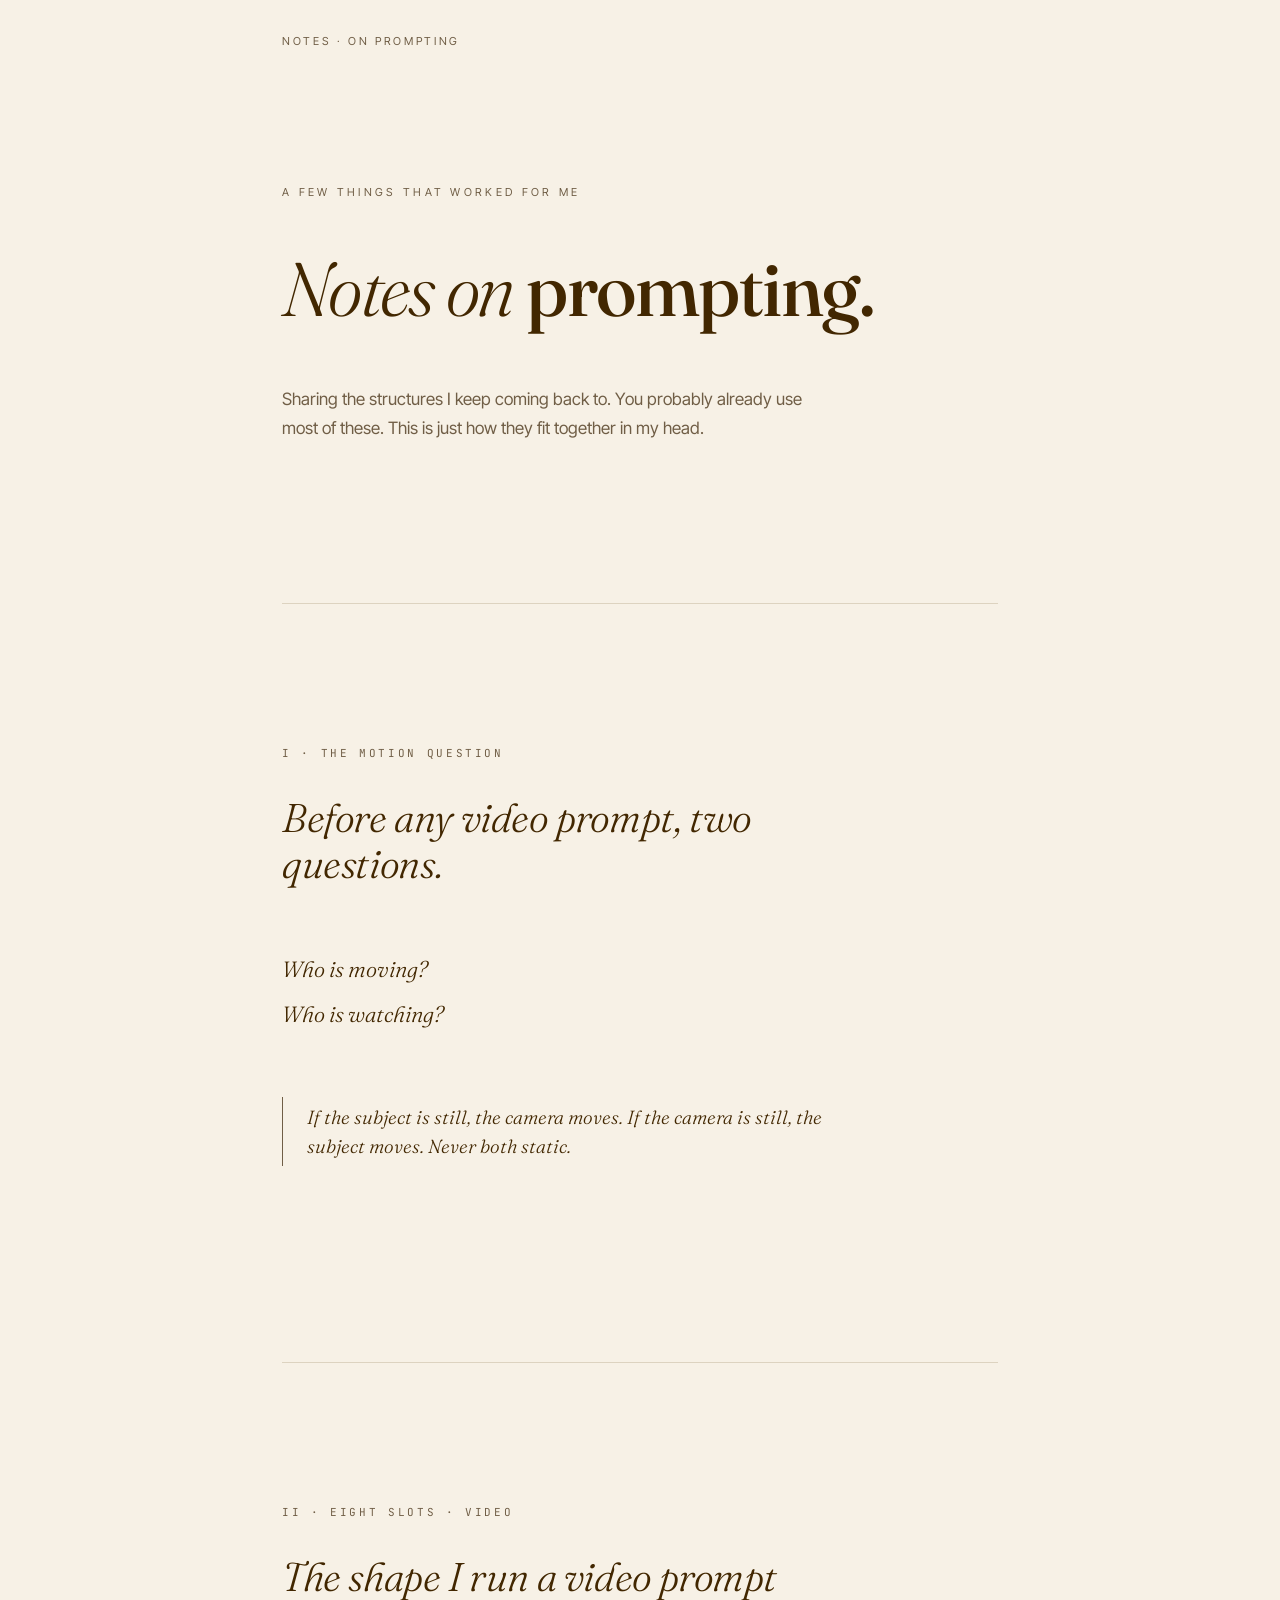
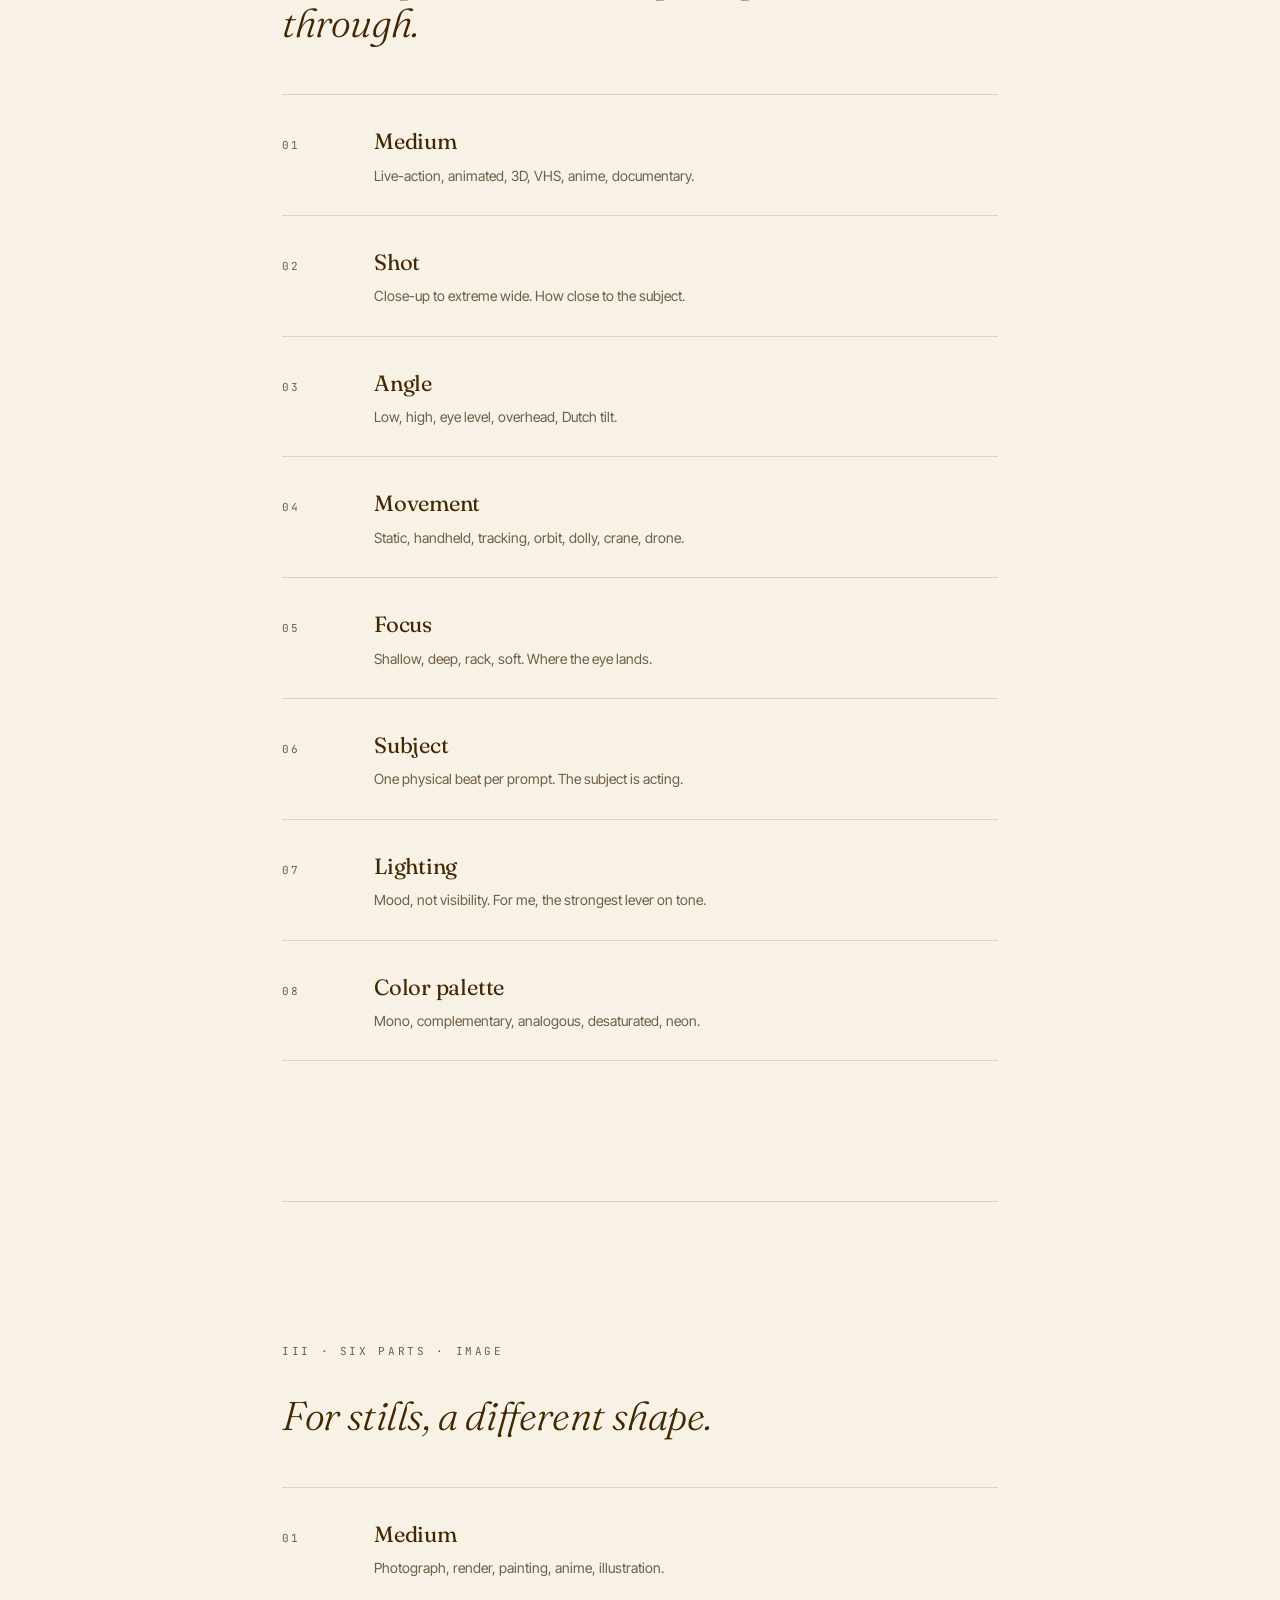
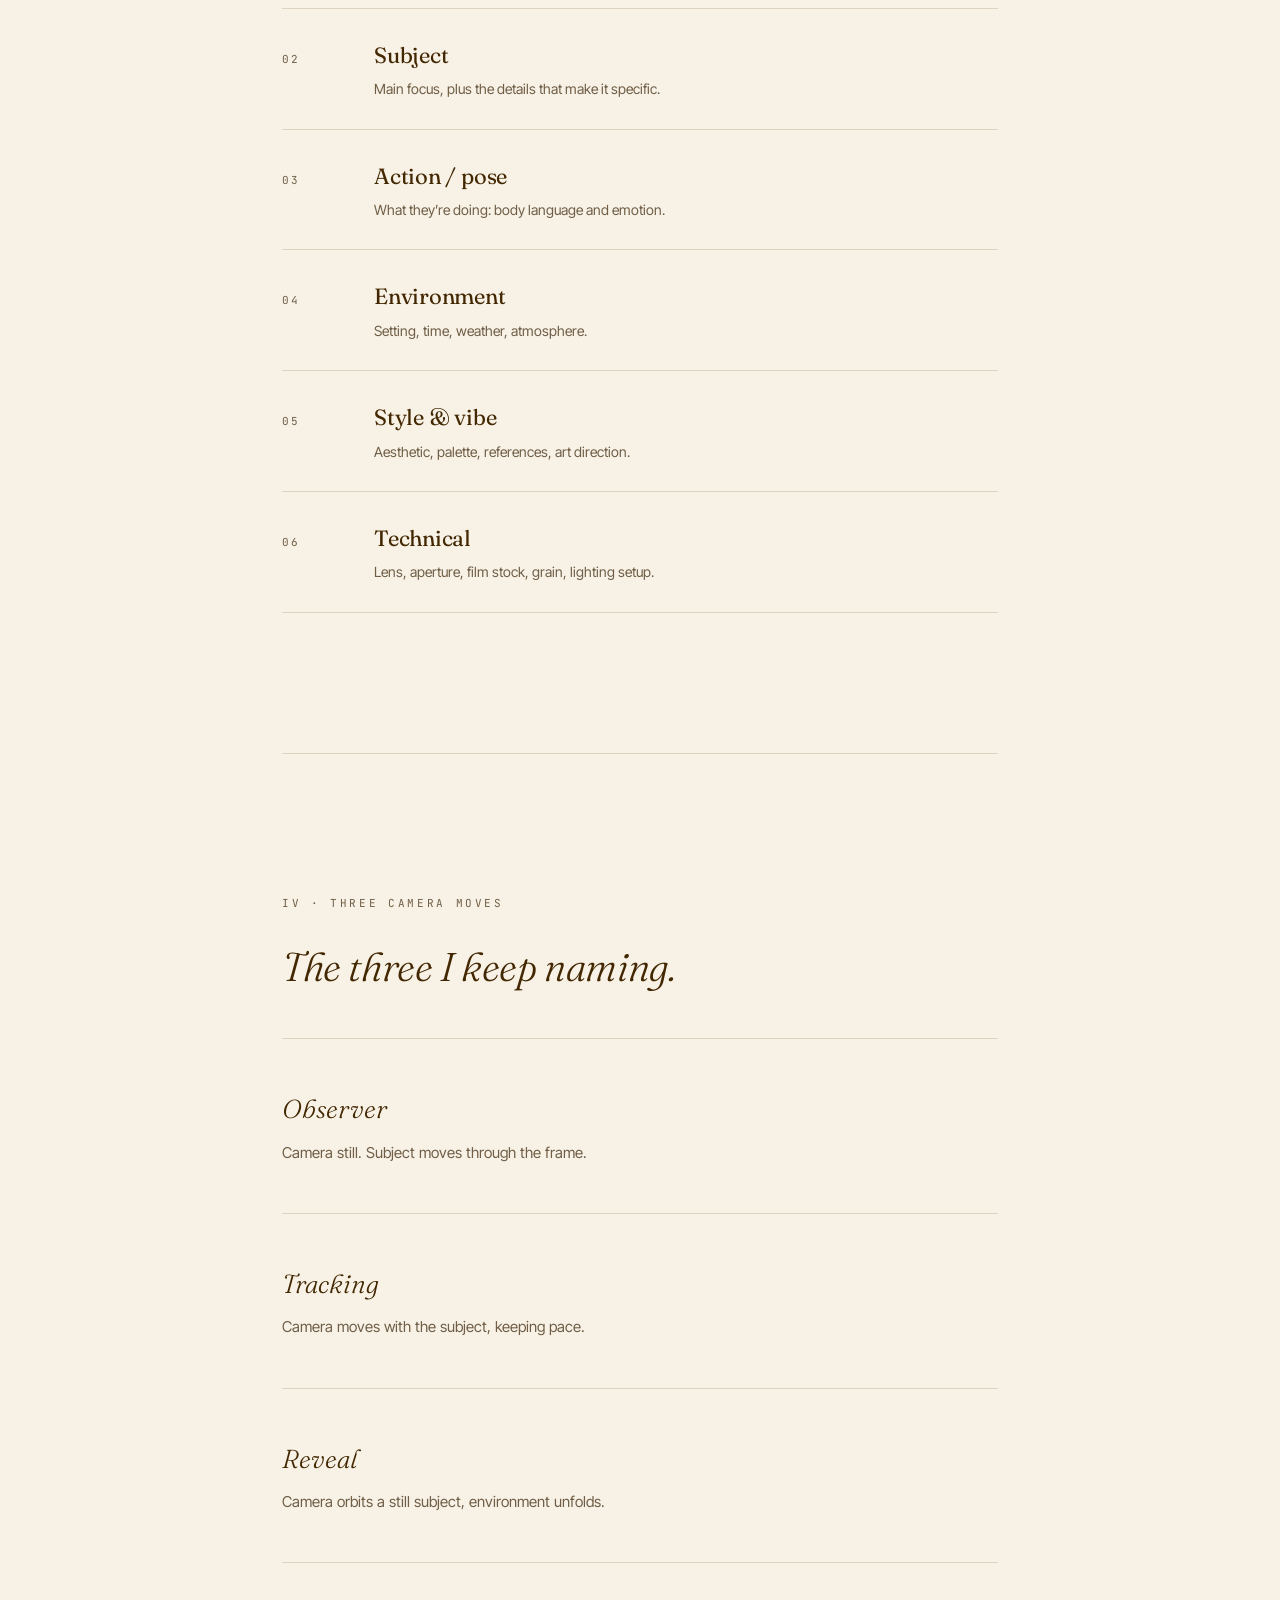
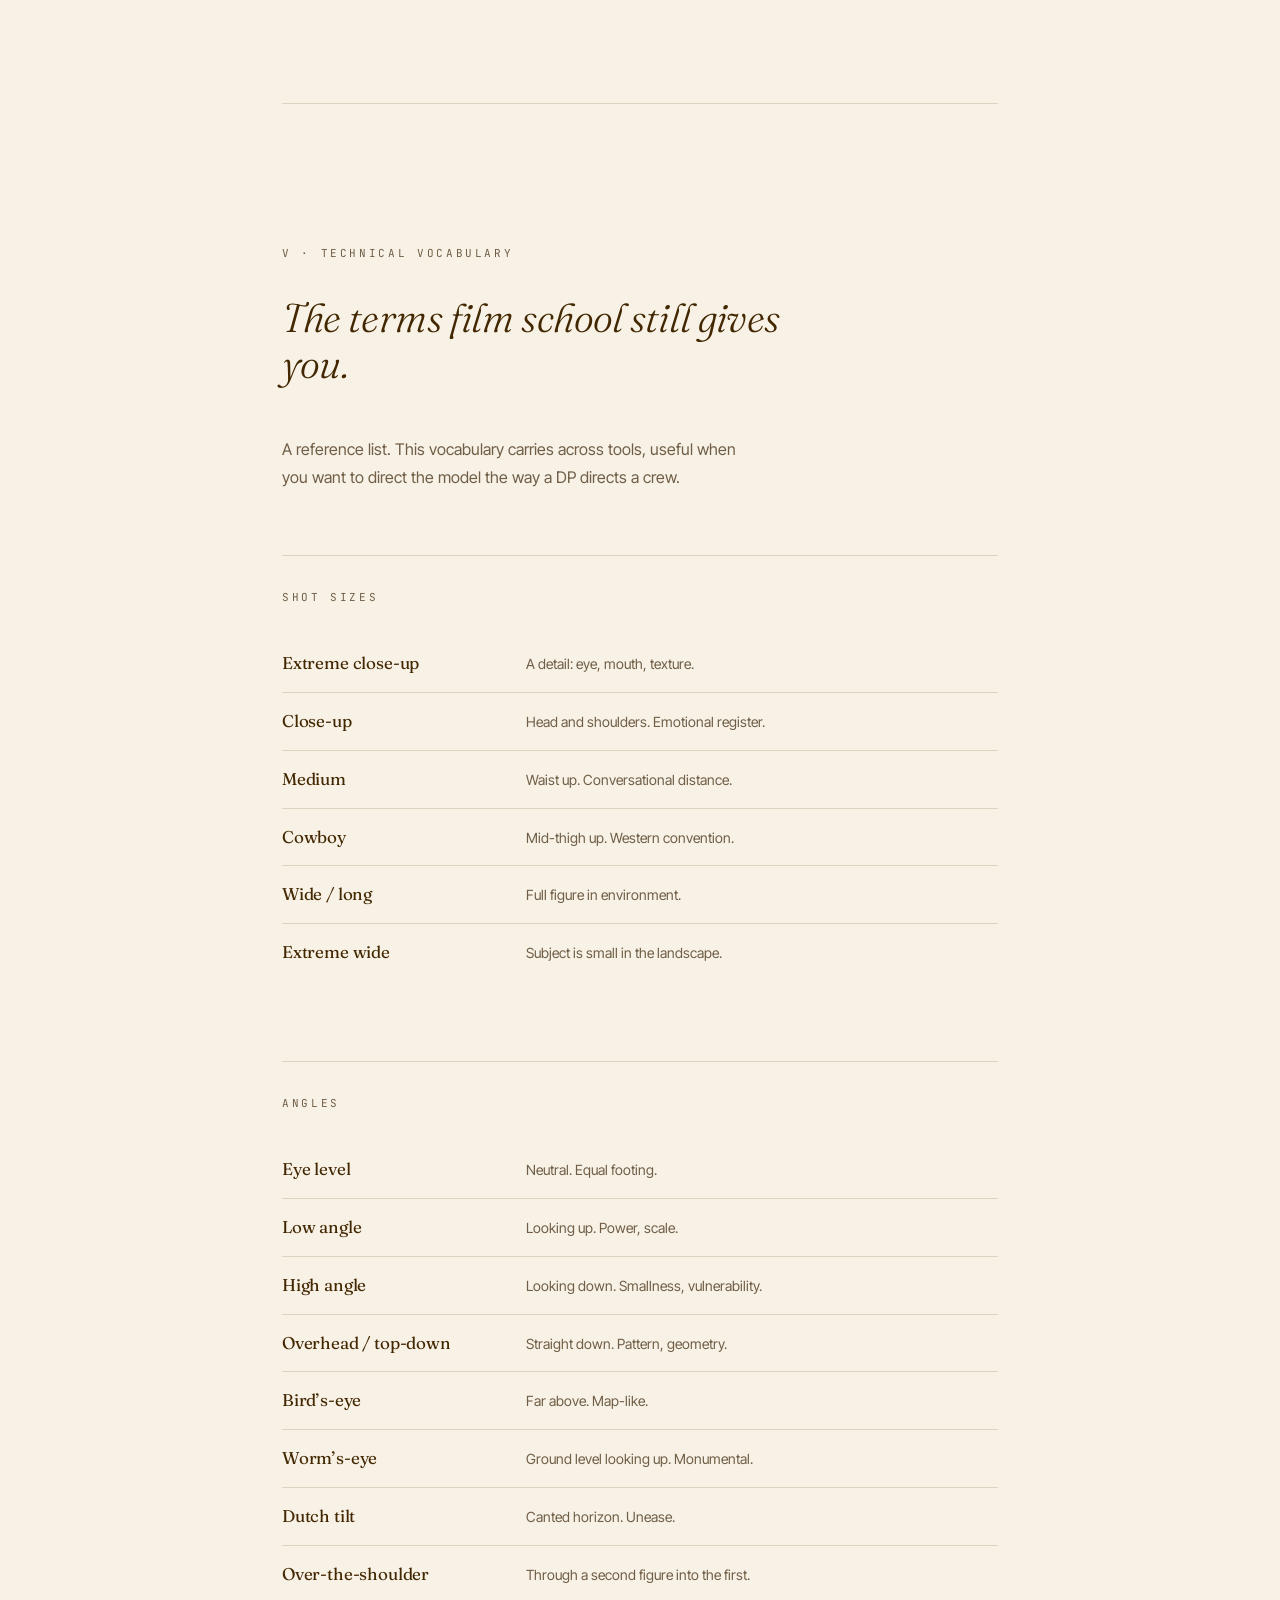
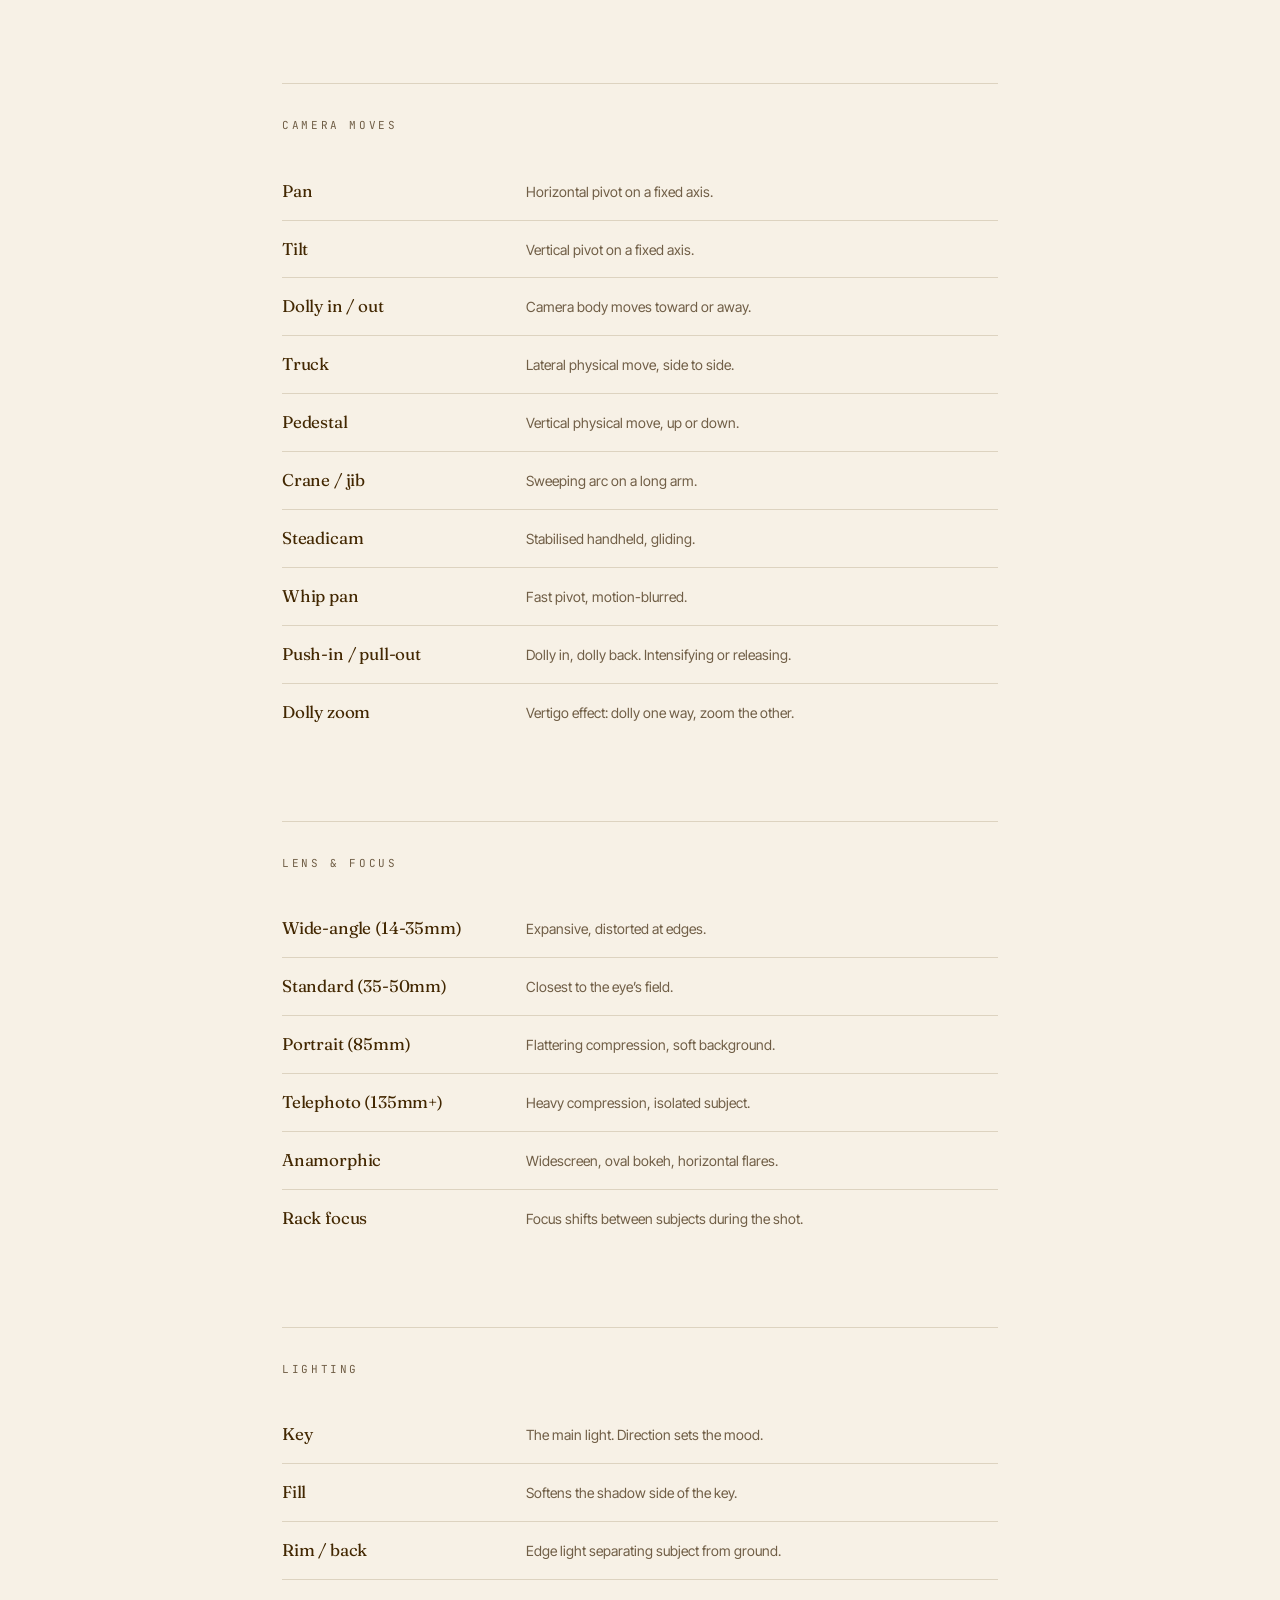
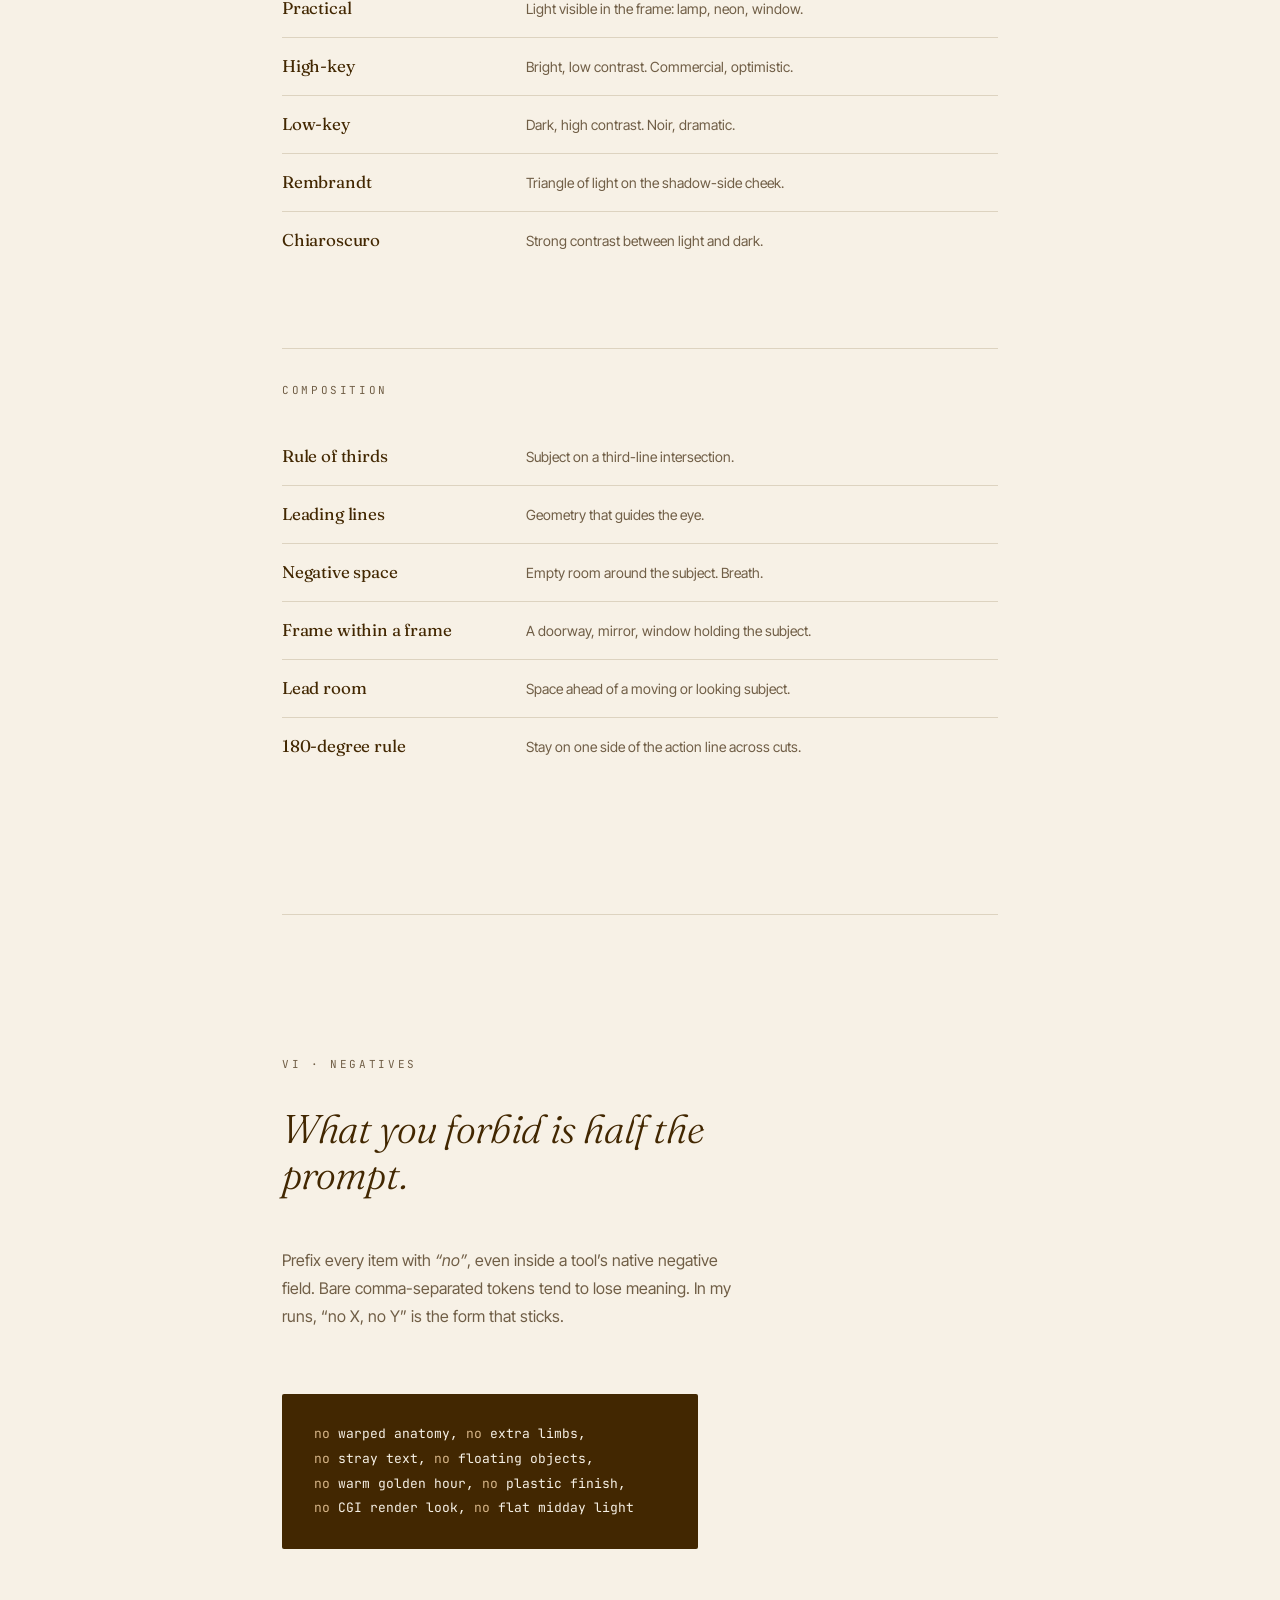
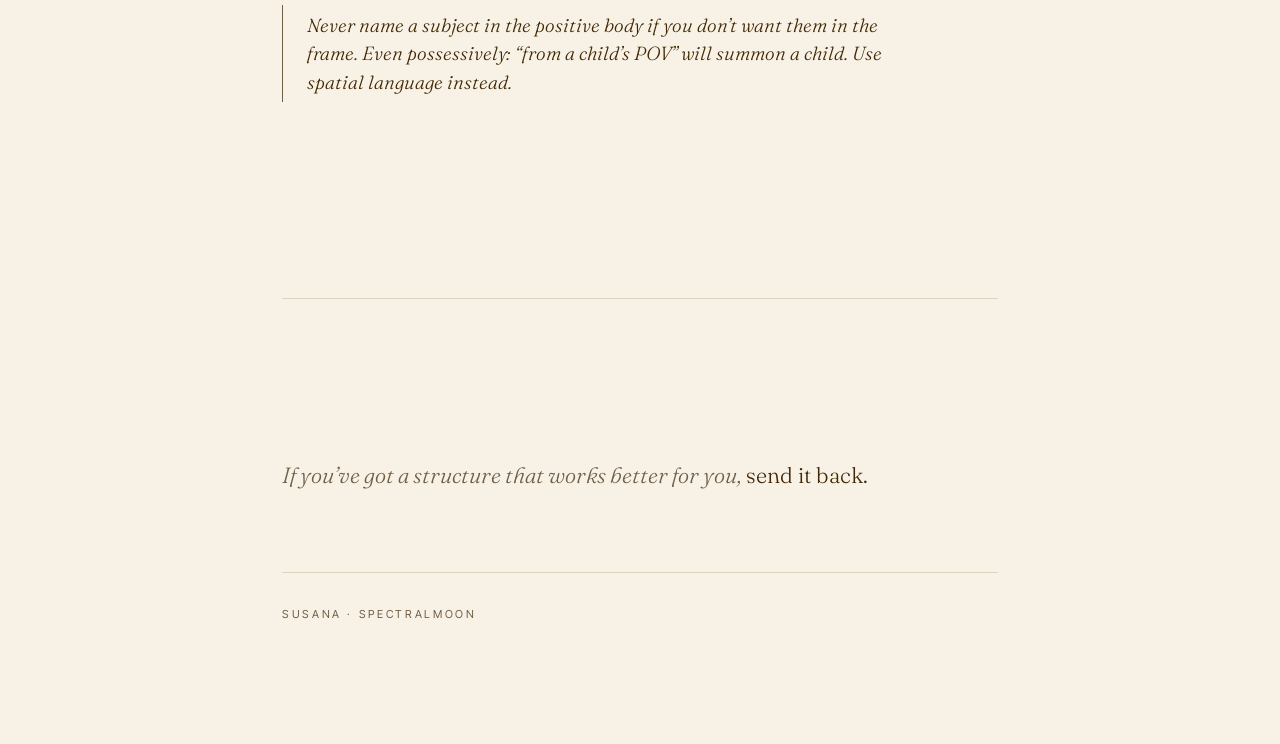
<file: manuals/notes-on-prompting/index.html>
<!DOCTYPE html>
<html lang="en">
<head>
<meta charset="UTF-8" />
<meta name="viewport" content="width=device-width, initial-scale=1.0" />
<title>Notes on prompting: what I&rsquo;ve been working with</title>
<meta name="description" content="A short, tool-agnostic set of notes on prompt structures I've found useful for image and video. Shared, not taught." />
<link rel="preconnect" href="https://fonts.googleapis.com" />
<link rel="preconnect" href="https://fonts.gstatic.com" crossorigin />
<link href="https://fonts.googleapis.com/css2?family=Fraunces:ital,opsz,wght@0,9..144,300..600;1,9..144,300..600&family=Inter+Tight:wght@300;400;500&family=JetBrains+Mono:wght@400&display=swap" rel="stylesheet" />
<style>
  :root{
    --tan:        #D6B588;
    --grey:       #C6C0B9;
    --brown:      #705E46;
    --espresso:   #422701;

    --paper:      #F7F1E6;
    --paper-2:    #EFE6D4;
    --ink:        #422701;
    --ink-soft:   #705E46;
    --rule:       #DDD3C0;

    --serif:      'Fraunces', Georgia, serif;
    --sans:       'Inter Tight', system-ui, sans-serif;
    --mono:       'JetBrains Mono', 'SF Mono', Menlo, monospace;
  }

  *,*::before,*::after { box-sizing: border-box; }
  html { scroll-behavior: smooth; }

  body{
    margin:0;
    background: var(--paper);
    color: var(--ink);
    font-family: var(--sans);
    font-size: 16px;
    line-height: 1.7;
    font-weight: 400;
    -webkit-font-smoothing: antialiased;
    text-rendering: optimizeLegibility;
  }

  .wrap { max-width: 780px; margin: 0 auto; padding: 0 32px; }
  @media (max-width: 700px){ .wrap { padding: 0 24px; } }

  /* Top */
  .topbar{
    padding: 32px 0;
    font-size: 11px;
    letter-spacing: 0.24em;
    text-transform: uppercase;
    color: var(--ink-soft);
    font-weight: 400;
  }

  /* Hero */
  .hero{ padding: 100px 0 160px; }
  .hero .eyebrow{
    font-size: 11px;
    letter-spacing: 0.3em;
    text-transform: uppercase;
    color: var(--ink-soft);
    margin-bottom: 48px;
  }
  .hero h1{
    font-family: var(--serif);
    font-weight: 300;
    font-style: italic;
    font-size: clamp(44px, 6.4vw, 76px);
    line-height: 1.05;
    letter-spacing: -0.02em;
    margin: 0 0 56px;
    color: var(--espresso);
    max-width: 14ch;
  }
  .hero .lede{
    font-family: var(--sans);
    font-size: 17px;
    line-height: 1.7;
    color: var(--ink-soft);
    max-width: 52ch;
    margin: 0;
    font-weight: 400;
  }

  /* Sections */
  section{
    padding: 140px 0;
  }
  section + section{ border-top: 1px solid var(--rule); }

  @media (max-width: 700px){
    .hero { padding: 60px 0 100px; }
    section { padding: 90px 0; }
  }

  .num{
    font-family: var(--mono);
    font-size: 11px;
    letter-spacing: 0.24em;
    color: var(--brown);
    margin-bottom: 32px;
    text-transform: uppercase;
  }

  h2{
    font-family: var(--serif);
    font-weight: 300;
    font-style: italic;
    font-size: clamp(28px, 4vw, 40px);
    line-height: 1.15;
    letter-spacing: -0.01em;
    margin: 0 0 48px;
    color: var(--espresso);
    max-width: 22ch;
  }

  .intro{
    font-family: var(--sans);
    font-size: 16px;
    line-height: 1.75;
    color: var(--ink-soft);
    max-width: 52ch;
    margin: 0 0 64px;
  }
  .intro:last-child{ margin-bottom: 0; }

  /* Two questions block */
  .two-q{
    display: grid;
    grid-template-columns: 1fr;
    gap: 8px;
    margin: 64px 0;
    max-width: 52ch;
  }
  .two-q .q{
    font-family: var(--serif);
    font-style: italic;
    font-weight: 300;
    font-size: 22px;
    color: var(--espresso);
  }
  .rule-line{
    border-left: 1px solid var(--brown);
    padding: 6px 0 6px 24px;
    margin: 56px 0;
    font-family: var(--serif);
    font-style: italic;
    font-weight: 300;
    font-size: 19px;
    line-height: 1.5;
    color: var(--espresso);
    max-width: 50ch;
  }

  /* Slot list — minimal */
  .slots{
    margin: 0;
    padding: 0;
    list-style: none;
  }
  .slots li{
    display: grid;
    grid-template-columns: 60px 1fr;
    gap: 32px;
    padding: 28px 0;
    border-top: 1px solid var(--rule);
    align-items: baseline;
  }
  .slots li:last-child{ border-bottom: 1px solid var(--rule); }
  .slots .slot-num{
    font-family: var(--mono);
    font-size: 11px;
    letter-spacing: 0.18em;
    color: var(--brown);
  }
  .slots .slot-name{
    font-family: var(--serif);
    font-size: 22px;
    font-weight: 400;
    color: var(--espresso);
    letter-spacing: -0.01em;
    margin-bottom: 4px;
  }
  .slots .slot-note{
    font-size: 14px;
    color: var(--ink-soft);
    line-height: 1.6;
  }

  @media (max-width: 700px){
    .slots li{ grid-template-columns: 40px 1fr; gap: 20px; }
  }

  /* Camera moves */
  .moves{
    display: grid;
    grid-template-columns: 1fr;
    gap: 0;
  }
  .moves .move{
    padding: 48px 0;
    border-top: 1px solid var(--rule);
  }
  .moves .move:last-child{ border-bottom: 1px solid var(--rule); }
  .moves .move-name{
    font-family: var(--serif);
    font-style: italic;
    font-size: 26px;
    color: var(--espresso);
    font-weight: 300;
    margin-bottom: 8px;
  }
  .moves .move-rule{
    font-size: 15px;
    color: var(--ink-soft);
    margin: 0;
    max-width: 48ch;
  }

  /* Pair (good/bad) */
  .pair{
    margin: 48px 0;
    padding: 32px 0;
    border-top: 1px solid var(--rule);
  }
  .pair:last-child{ border-bottom: 1px solid var(--rule); }
  .pair .label{
    font-family: var(--mono);
    font-size: 10px;
    letter-spacing: 0.24em;
    color: var(--brown);
    margin-bottom: 8px;
    text-transform: uppercase;
  }
  .pair .vague{
    font-family: var(--serif);
    font-style: italic;
    font-size: 17px;
    color: var(--ink-soft);
    margin: 0 0 24px;
    font-weight: 300;
    max-width: 52ch;
  }
  .pair .directed{
    font-family: var(--serif);
    font-style: italic;
    font-size: 19px;
    color: var(--espresso);
    margin: 0;
    font-weight: 300;
    max-width: 52ch;
    line-height: 1.45;
  }

  /* Vocab list */
  .vocab{
    display: grid;
    grid-template-columns: 1fr;
    gap: 80px;
    margin-top: 32px;
  }
  .vocab-group{
    border-top: 1px solid var(--rule);
    padding-top: 32px;
  }
  .vocab-head{
    font-family: var(--mono);
    font-size: 11px;
    letter-spacing: 0.24em;
    color: var(--brown);
    margin-bottom: 28px;
    text-transform: uppercase;
  }
  .vocab-list{
    margin: 0;
    padding: 0;
    list-style: none;
  }
  .vocab-list li{
    display: grid;
    grid-template-columns: 220px 1fr;
    gap: 24px;
    padding: 14px 0;
    align-items: baseline;
  }
  .vocab-list li + li{
    border-top: 1px solid var(--rule);
  }
  .vocab-list .t{
    font-family: var(--serif);
    font-size: 17px;
    color: var(--espresso);
    font-weight: 400;
    letter-spacing: -0.01em;
  }
  .vocab-list .d{
    font-size: 14px;
    color: var(--ink-soft);
    line-height: 1.55;
  }
  @media (max-width: 700px){
    .vocab-list li{ grid-template-columns: 1fr; gap: 4px; padding: 12px 0; }
  }

  /* Negatives code */
  .code{
    font-family: var(--mono);
    font-size: 13px;
    background: var(--espresso);
    color: var(--paper);
    padding: 28px 32px;
    line-height: 1.9;
    margin: 48px 0;
    border-radius: 2px;
    max-width: 52ch;
  }
  .code .no{ color: var(--tan); }

  /* Closing */
  .closing{
    padding: 160px 0 120px;
    border-top: 1px solid var(--rule);
  }
  .closing p{
    font-family: var(--serif);
    font-style: italic;
    font-weight: 300;
    font-size: 22px;
    line-height: 1.5;
    color: var(--ink-soft);
    margin: 0;
    max-width: 44ch;
  }
  .closing p em{
    font-style: normal;
    color: var(--espresso);
  }
  .signoff{
    margin-top: 80px;
    padding-top: 32px;
    border-top: 1px solid var(--rule);
    font-size: 11px;
    letter-spacing: 0.24em;
    text-transform: uppercase;
    color: var(--ink-soft);
  }

</style>
</head>
<body>

<div class="wrap">

  <div class="topbar">Notes &middot; on prompting</div>

  <!-- Hero -->
  <section class="hero">
    <div class="eyebrow">A few things that worked for me</div>
    <h1>Notes on <em style="font-style:normal;font-weight:500;">prompting.</em></h1>
    <p class="lede">Sharing the structures I keep coming back to. You probably already use most of these. This is just how they fit together in my head.</p>
  </section>

  <!-- I -->
  <section>
    <div class="num">I &middot; The motion question</div>
    <h2>Before any video prompt, two questions.</h2>
    <div class="two-q">
      <div class="q">Who is moving?</div>
      <div class="q">Who is watching?</div>
    </div>
    <div class="rule-line">If the subject is still, the camera moves. If the camera is still, the subject moves. Never both static.</div>
  </section>

  <!-- II -->
  <section>
    <div class="num">II &middot; Eight slots &middot; Video</div>
    <h2>The shape I run a video prompt through.</h2>
    <ol class="slots">
      <li>
        <div class="slot-num">01</div>
        <div>
          <div class="slot-name">Medium</div>
          <div class="slot-note">Live-action, animated, 3D, VHS, anime, documentary.</div>
        </div>
      </li>
      <li>
        <div class="slot-num">02</div>
        <div>
          <div class="slot-name">Shot</div>
          <div class="slot-note">Close-up to extreme wide. How close to the subject.</div>
        </div>
      </li>
      <li>
        <div class="slot-num">03</div>
        <div>
          <div class="slot-name">Angle</div>
          <div class="slot-note">Low, high, eye level, overhead, Dutch tilt.</div>
        </div>
      </li>
      <li>
        <div class="slot-num">04</div>
        <div>
          <div class="slot-name">Movement</div>
          <div class="slot-note">Static, handheld, tracking, orbit, dolly, crane, drone.</div>
        </div>
      </li>
      <li>
        <div class="slot-num">05</div>
        <div>
          <div class="slot-name">Focus</div>
          <div class="slot-note">Shallow, deep, rack, soft. Where the eye lands.</div>
        </div>
      </li>
      <li>
        <div class="slot-num">06</div>
        <div>
          <div class="slot-name">Subject</div>
          <div class="slot-note">One physical beat per prompt. The subject is acting.</div>
        </div>
      </li>
      <li>
        <div class="slot-num">07</div>
        <div>
          <div class="slot-name">Lighting</div>
          <div class="slot-note">Mood, not visibility. For me, the strongest lever on tone.</div>
        </div>
      </li>
      <li>
        <div class="slot-num">08</div>
        <div>
          <div class="slot-name">Color palette</div>
          <div class="slot-note">Mono, complementary, analogous, desaturated, neon.</div>
        </div>
      </li>
    </ol>
  </section>

  <!-- III -->
  <section>
    <div class="num">III &middot; Six parts &middot; Image</div>
    <h2>For stills, a different shape.</h2>
    <ol class="slots">
      <li>
        <div class="slot-num">01</div>
        <div>
          <div class="slot-name">Medium</div>
          <div class="slot-note">Photograph, render, painting, anime, illustration.</div>
        </div>
      </li>
      <li>
        <div class="slot-num">02</div>
        <div>
          <div class="slot-name">Subject</div>
          <div class="slot-note">Main focus, plus the details that make it specific.</div>
        </div>
      </li>
      <li>
        <div class="slot-num">03</div>
        <div>
          <div class="slot-name">Action / pose</div>
          <div class="slot-note">What they&rsquo;re doing: body language and emotion.</div>
        </div>
      </li>
      <li>
        <div class="slot-num">04</div>
        <div>
          <div class="slot-name">Environment</div>
          <div class="slot-note">Setting, time, weather, atmosphere.</div>
        </div>
      </li>
      <li>
        <div class="slot-num">05</div>
        <div>
          <div class="slot-name">Style &amp; vibe</div>
          <div class="slot-note">Aesthetic, palette, references, art direction.</div>
        </div>
      </li>
      <li>
        <div class="slot-num">06</div>
        <div>
          <div class="slot-name">Technical</div>
          <div class="slot-note">Lens, aperture, film stock, grain, lighting setup.</div>
        </div>
      </li>
    </ol>
  </section>

  <!-- IV -->
  <section>
    <div class="num">IV &middot; Three camera moves</div>
    <h2>The three I keep naming.</h2>
    <div class="moves">
      <div class="move">
        <div class="move-name">Observer</div>
        <p class="move-rule">Camera still. Subject moves through the frame.</p>
      </div>
      <div class="move">
        <div class="move-name">Tracking</div>
        <p class="move-rule">Camera moves with the subject, keeping pace.</p>
      </div>
      <div class="move">
        <div class="move-name">Reveal</div>
        <p class="move-rule">Camera orbits a still subject, environment unfolds.</p>
      </div>
    </div>
  </section>

  <!-- V -->
  <section>
    <div class="num">V &middot; Technical vocabulary</div>
    <h2>The terms film school still gives you.</h2>
    <p class="intro">A reference list. This vocabulary carries across tools, useful when you want to direct the model the way a DP directs a crew.</p>

    <div class="vocab">

      <div class="vocab-group">
        <div class="vocab-head">Shot sizes</div>
        <ul class="vocab-list">
          <li><span class="t">Extreme close-up</span><span class="d">A detail: eye, mouth, texture.</span></li>
          <li><span class="t">Close-up</span><span class="d">Head and shoulders. Emotional register.</span></li>
          <li><span class="t">Medium</span><span class="d">Waist up. Conversational distance.</span></li>
          <li><span class="t">Cowboy</span><span class="d">Mid-thigh up. Western convention.</span></li>
          <li><span class="t">Wide / long</span><span class="d">Full figure in environment.</span></li>
          <li><span class="t">Extreme wide</span><span class="d">Subject is small in the landscape.</span></li>
        </ul>
      </div>

      <div class="vocab-group">
        <div class="vocab-head">Angles</div>
        <ul class="vocab-list">
          <li><span class="t">Eye level</span><span class="d">Neutral. Equal footing.</span></li>
          <li><span class="t">Low angle</span><span class="d">Looking up. Power, scale.</span></li>
          <li><span class="t">High angle</span><span class="d">Looking down. Smallness, vulnerability.</span></li>
          <li><span class="t">Overhead / top-down</span><span class="d">Straight down. Pattern, geometry.</span></li>
          <li><span class="t">Bird&rsquo;s-eye</span><span class="d">Far above. Map-like.</span></li>
          <li><span class="t">Worm&rsquo;s-eye</span><span class="d">Ground level looking up. Monumental.</span></li>
          <li><span class="t">Dutch tilt</span><span class="d">Canted horizon. Unease.</span></li>
          <li><span class="t">Over-the-shoulder</span><span class="d">Through a second figure into the first.</span></li>
        </ul>
      </div>

      <div class="vocab-group">
        <div class="vocab-head">Camera moves</div>
        <ul class="vocab-list">
          <li><span class="t">Pan</span><span class="d">Horizontal pivot on a fixed axis.</span></li>
          <li><span class="t">Tilt</span><span class="d">Vertical pivot on a fixed axis.</span></li>
          <li><span class="t">Dolly in / out</span><span class="d">Camera body moves toward or away.</span></li>
          <li><span class="t">Truck</span><span class="d">Lateral physical move, side to side.</span></li>
          <li><span class="t">Pedestal</span><span class="d">Vertical physical move, up or down.</span></li>
          <li><span class="t">Crane / jib</span><span class="d">Sweeping arc on a long arm.</span></li>
          <li><span class="t">Steadicam</span><span class="d">Stabilised handheld, gliding.</span></li>
          <li><span class="t">Whip pan</span><span class="d">Fast pivot, motion-blurred.</span></li>
          <li><span class="t">Push-in / pull-out</span><span class="d">Dolly in, dolly back. Intensifying or releasing.</span></li>
          <li><span class="t">Dolly zoom</span><span class="d">Vertigo effect: dolly one way, zoom the other.</span></li>
        </ul>
      </div>

      <div class="vocab-group">
        <div class="vocab-head">Lens &amp; focus</div>
        <ul class="vocab-list">
          <li><span class="t">Wide-angle (14-35mm)</span><span class="d">Expansive, distorted at edges.</span></li>
          <li><span class="t">Standard (35-50mm)</span><span class="d">Closest to the eye&rsquo;s field.</span></li>
          <li><span class="t">Portrait (85mm)</span><span class="d">Flattering compression, soft background.</span></li>
          <li><span class="t">Telephoto (135mm+)</span><span class="d">Heavy compression, isolated subject.</span></li>
          <li><span class="t">Anamorphic</span><span class="d">Widescreen, oval bokeh, horizontal flares.</span></li>
          <li><span class="t">Rack focus</span><span class="d">Focus shifts between subjects during the shot.</span></li>
        </ul>
      </div>

      <div class="vocab-group">
        <div class="vocab-head">Lighting</div>
        <ul class="vocab-list">
          <li><span class="t">Key</span><span class="d">The main light. Direction sets the mood.</span></li>
          <li><span class="t">Fill</span><span class="d">Softens the shadow side of the key.</span></li>
          <li><span class="t">Rim / back</span><span class="d">Edge light separating subject from ground.</span></li>
          <li><span class="t">Practical</span><span class="d">Light visible in the frame: lamp, neon, window.</span></li>
          <li><span class="t">High-key</span><span class="d">Bright, low contrast. Commercial, optimistic.</span></li>
          <li><span class="t">Low-key</span><span class="d">Dark, high contrast. Noir, dramatic.</span></li>
          <li><span class="t">Rembrandt</span><span class="d">Triangle of light on the shadow-side cheek.</span></li>
          <li><span class="t">Chiaroscuro</span><span class="d">Strong contrast between light and dark.</span></li>
        </ul>
      </div>

      <div class="vocab-group">
        <div class="vocab-head">Composition</div>
        <ul class="vocab-list">
          <li><span class="t">Rule of thirds</span><span class="d">Subject on a third-line intersection.</span></li>
          <li><span class="t">Leading lines</span><span class="d">Geometry that guides the eye.</span></li>
          <li><span class="t">Negative space</span><span class="d">Empty room around the subject. Breath.</span></li>
          <li><span class="t">Frame within a frame</span><span class="d">A doorway, mirror, window holding the subject.</span></li>
          <li><span class="t">Lead room</span><span class="d">Space ahead of a moving or looking subject.</span></li>
          <li><span class="t">180-degree rule</span><span class="d">Stay on one side of the action line across cuts.</span></li>
        </ul>
      </div>

    </div>
  </section>

  <!-- VI -->
  <section>
    <div class="num">VI &middot; Negatives</div>
    <h2>What you forbid is half the prompt.</h2>
    <p class="intro">Prefix every item with <em>&ldquo;no&rdquo;</em>, even inside a tool&rsquo;s native negative field. Bare comma-separated tokens tend to lose meaning. In my runs, &ldquo;no X, no Y&rdquo; is the form that sticks.</p>
    <div class="code">
      <span class="no">no</span> warped anatomy, <span class="no">no</span> extra limbs,<br/>
      <span class="no">no</span> stray text, <span class="no">no</span> floating objects,<br/>
      <span class="no">no</span> warm golden hour, <span class="no">no</span> plastic finish,<br/>
      <span class="no">no</span> CGI render look, <span class="no">no</span> flat midday light
    </div>
    <div class="rule-line">Never name a subject in the positive body if you don&rsquo;t want them in the frame. Even possessively: &ldquo;from a child&rsquo;s POV&rdquo; will summon a child. Use spatial language instead.</div>
  </section>

  <!-- Closing -->
  <section class="closing">
    <p>If you&rsquo;ve got a structure that works better for you, <em>send it back.</em></p>
    <div class="signoff">Susana &middot; Spectralmoon</div>
  </section>

</div>

</body>
</html>
</file>
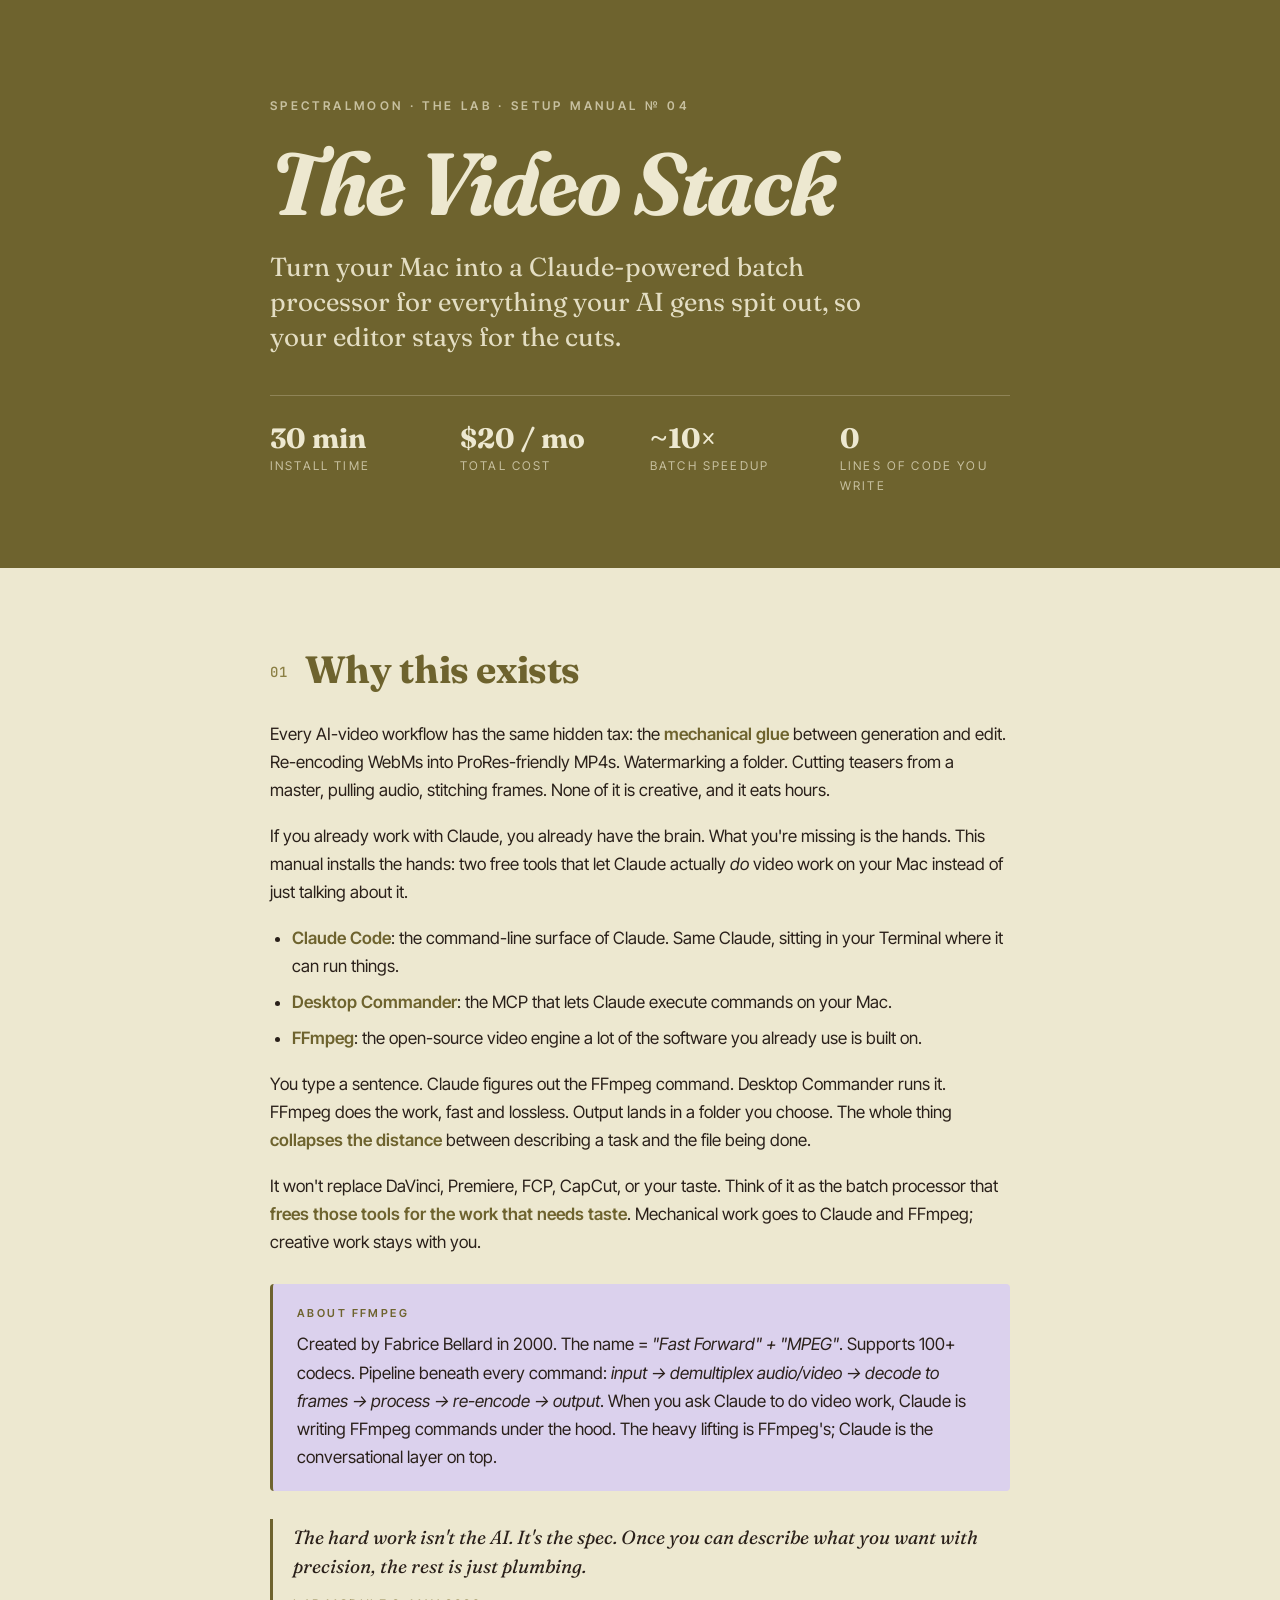
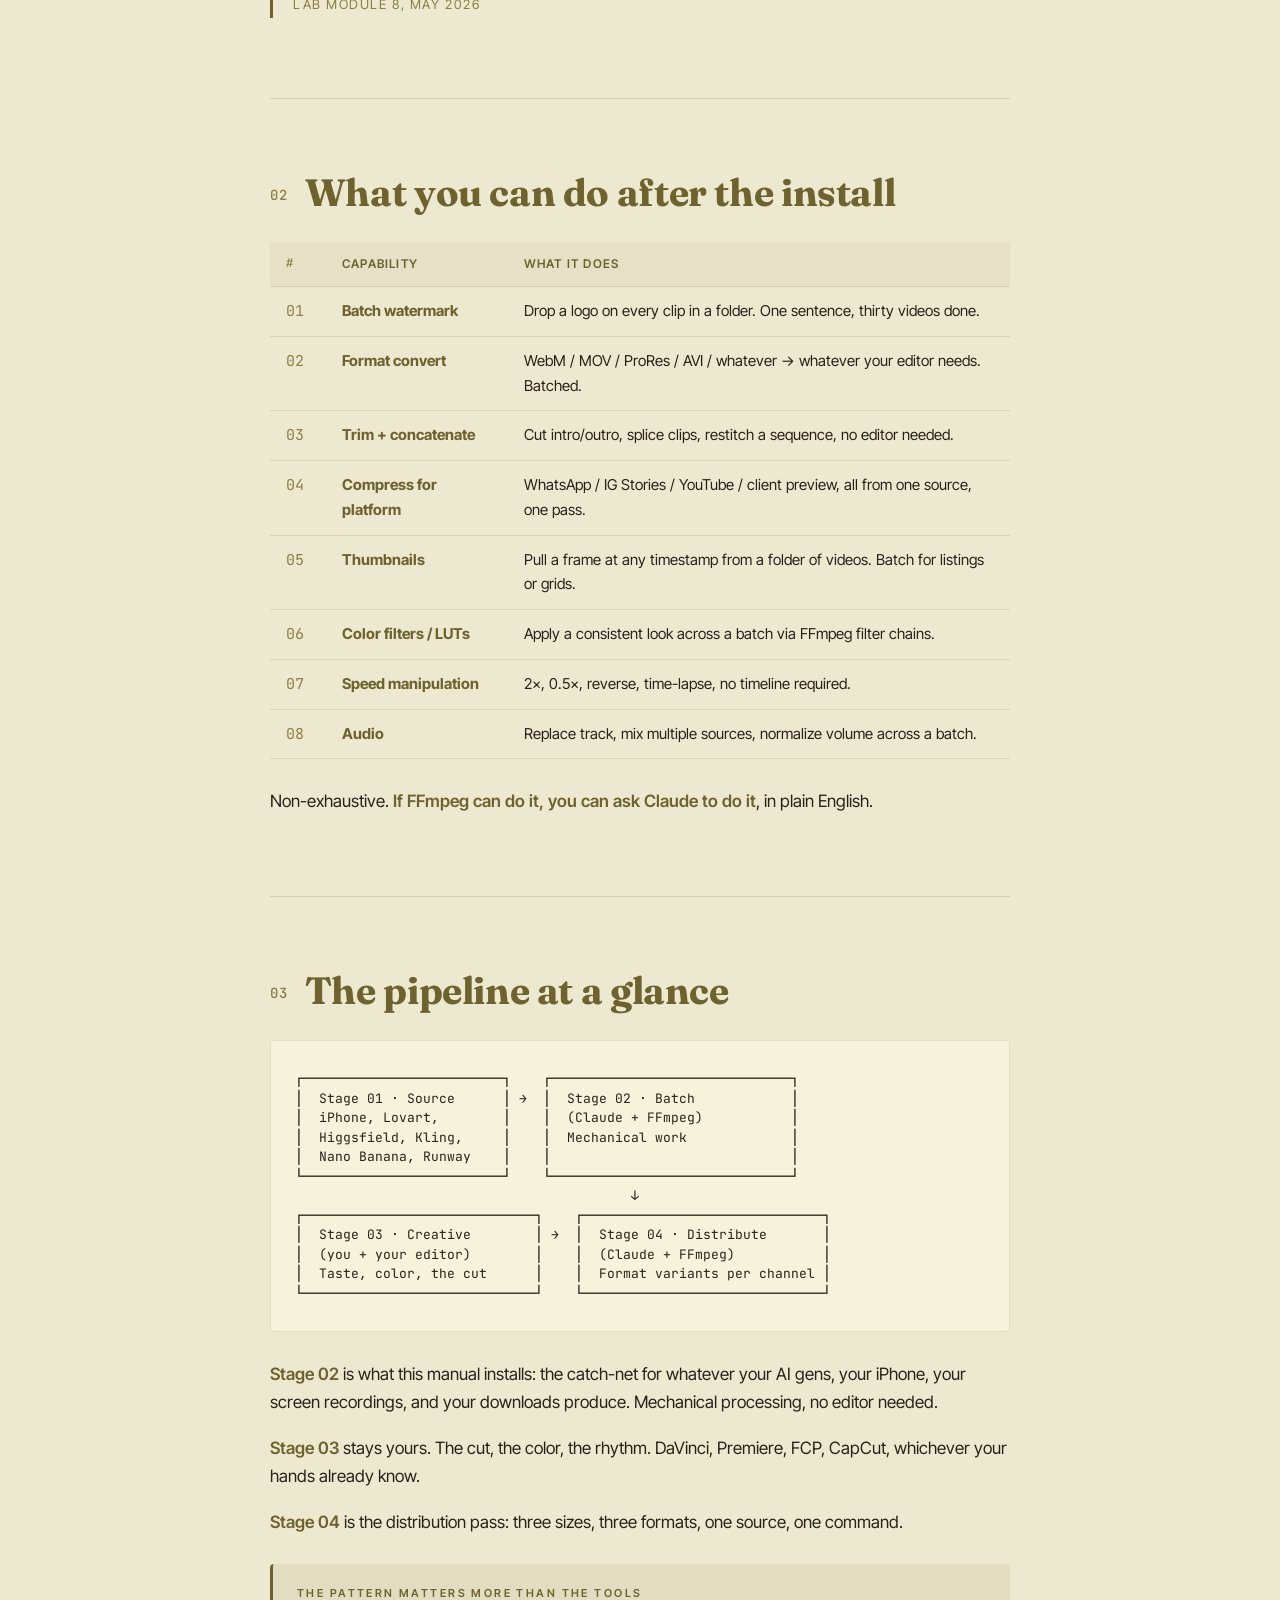
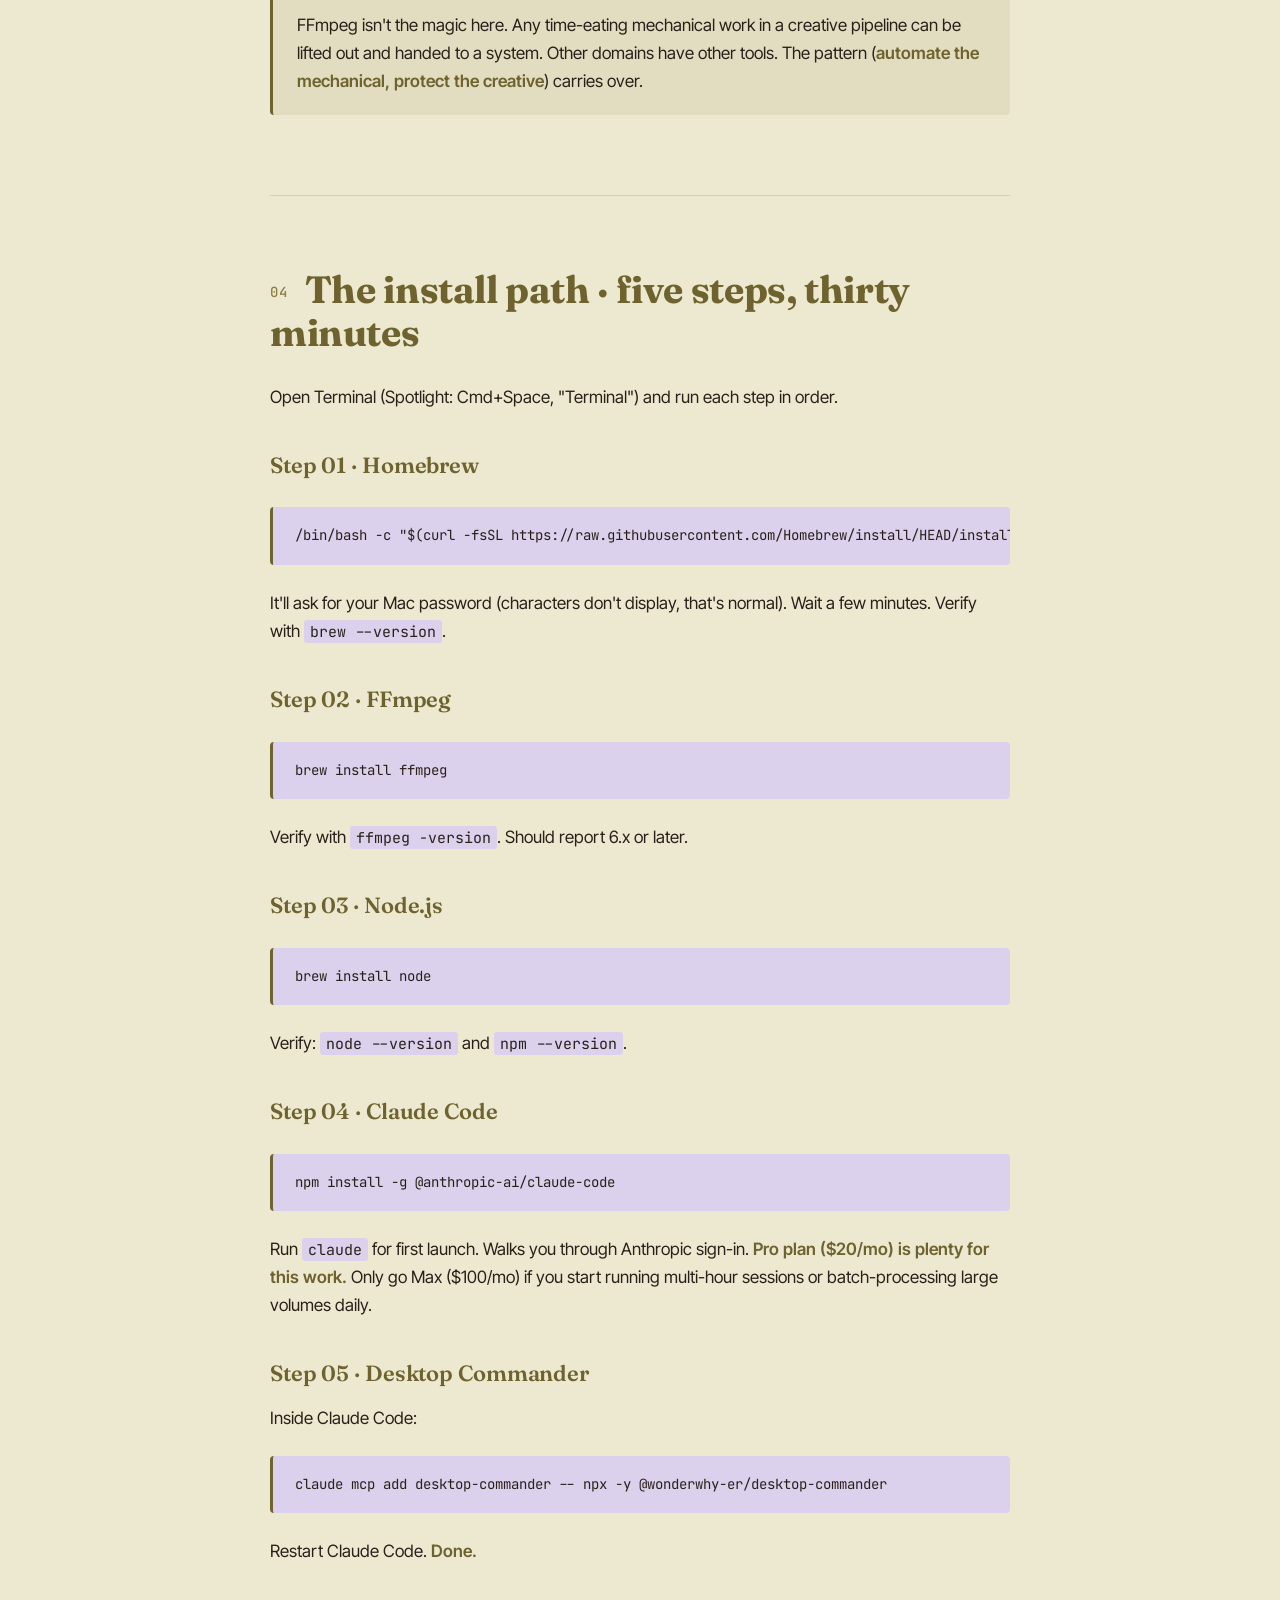
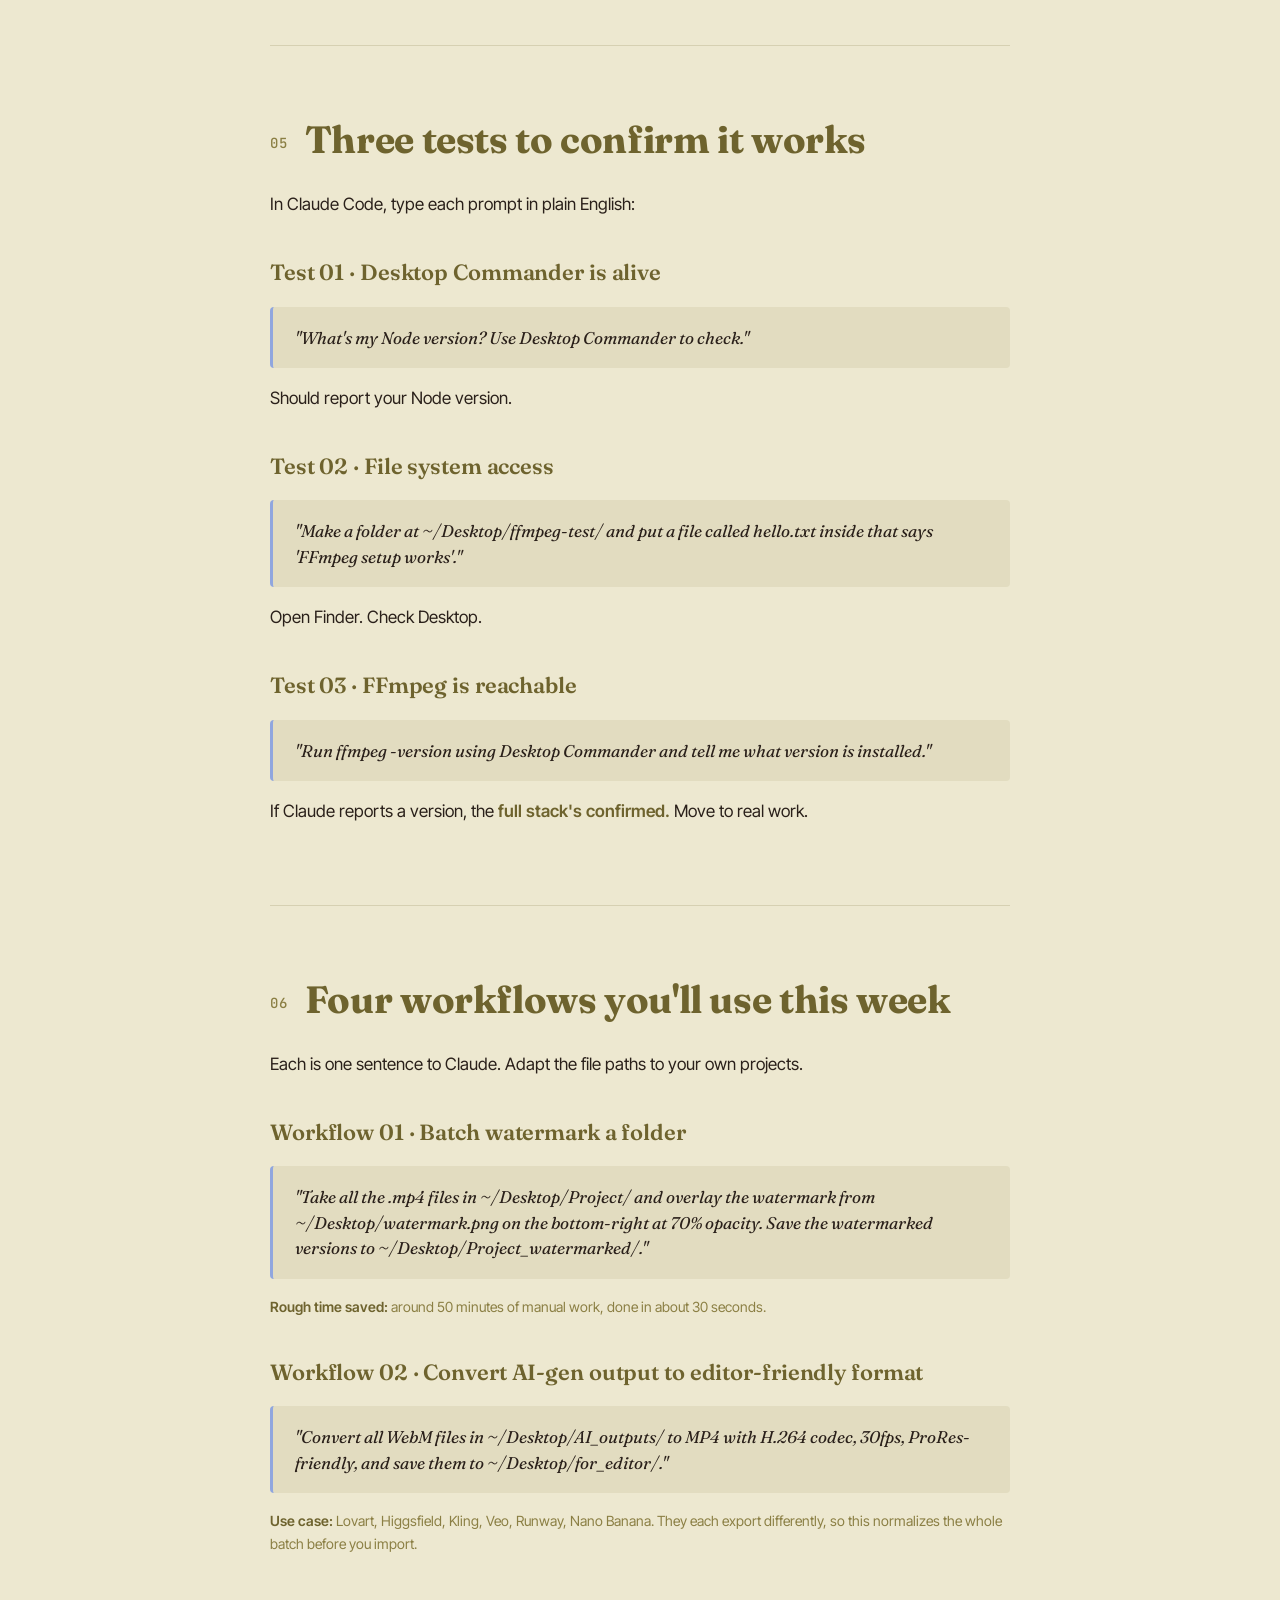
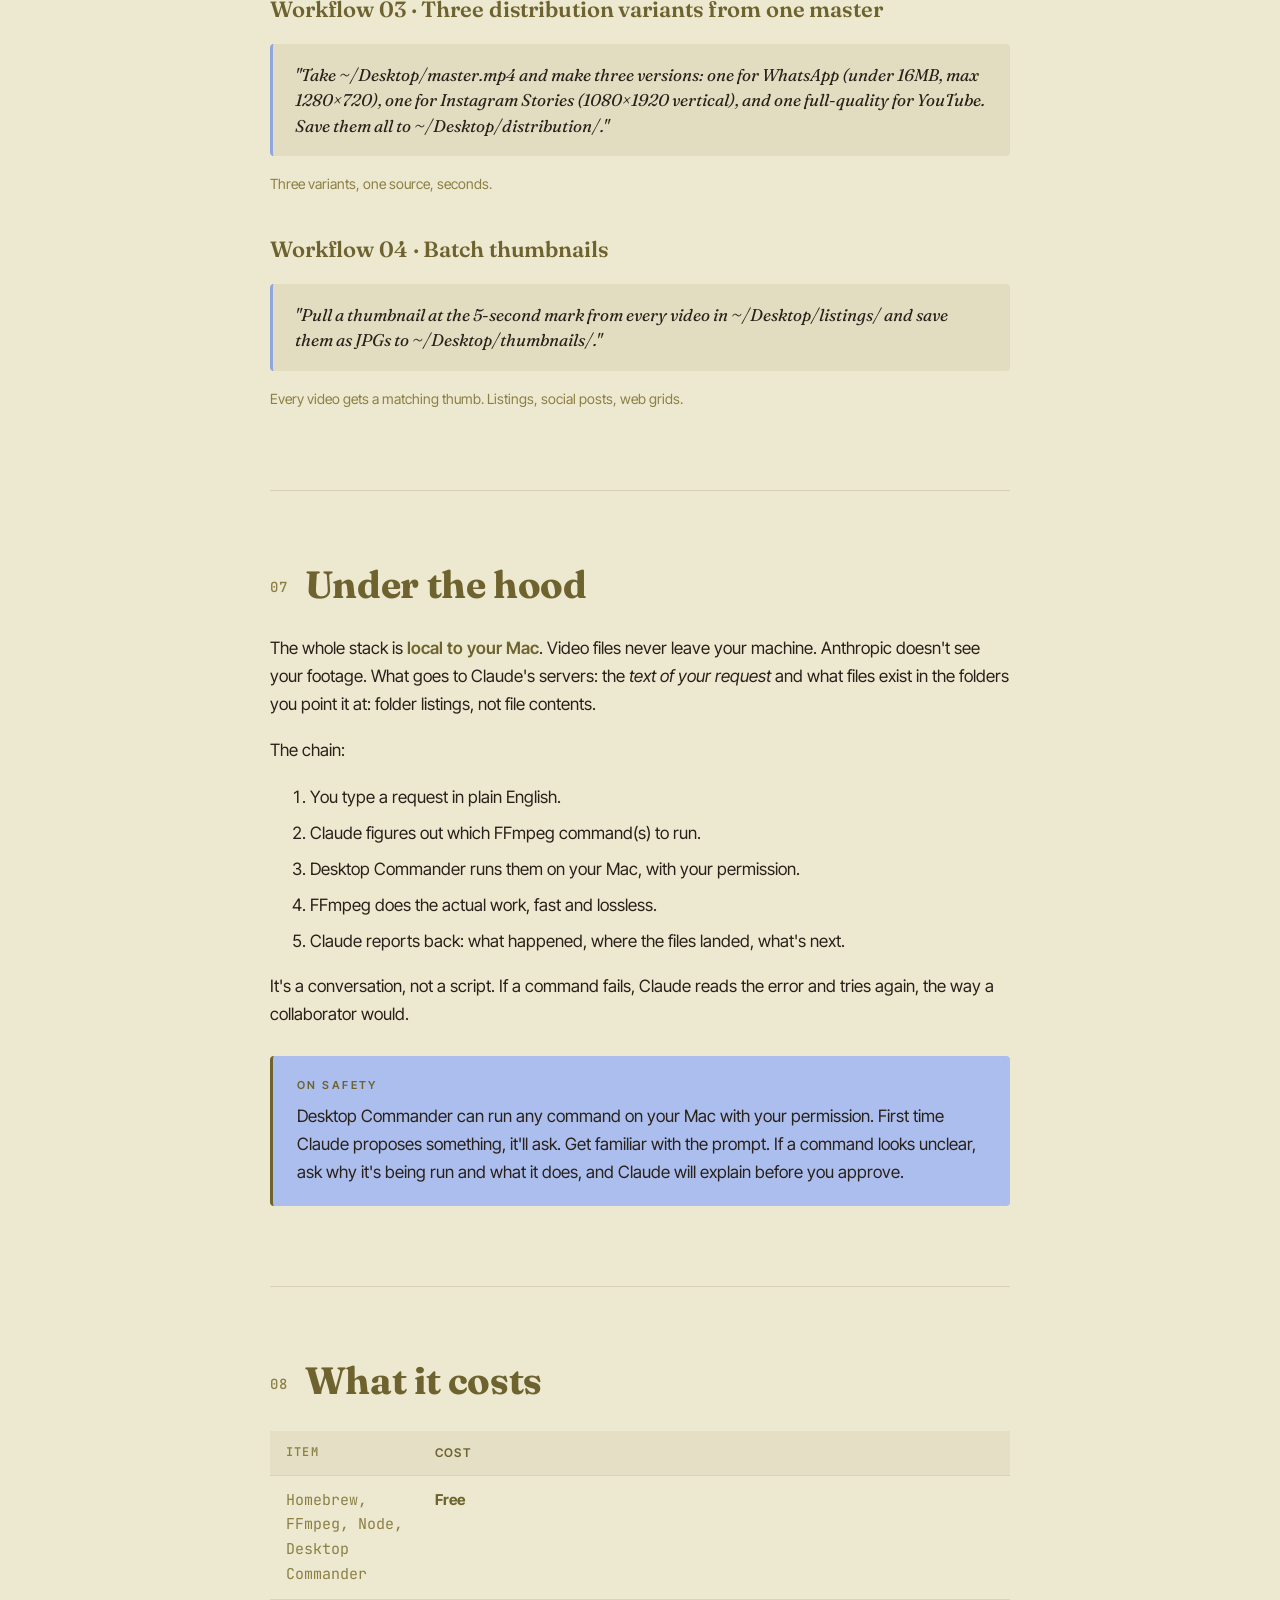
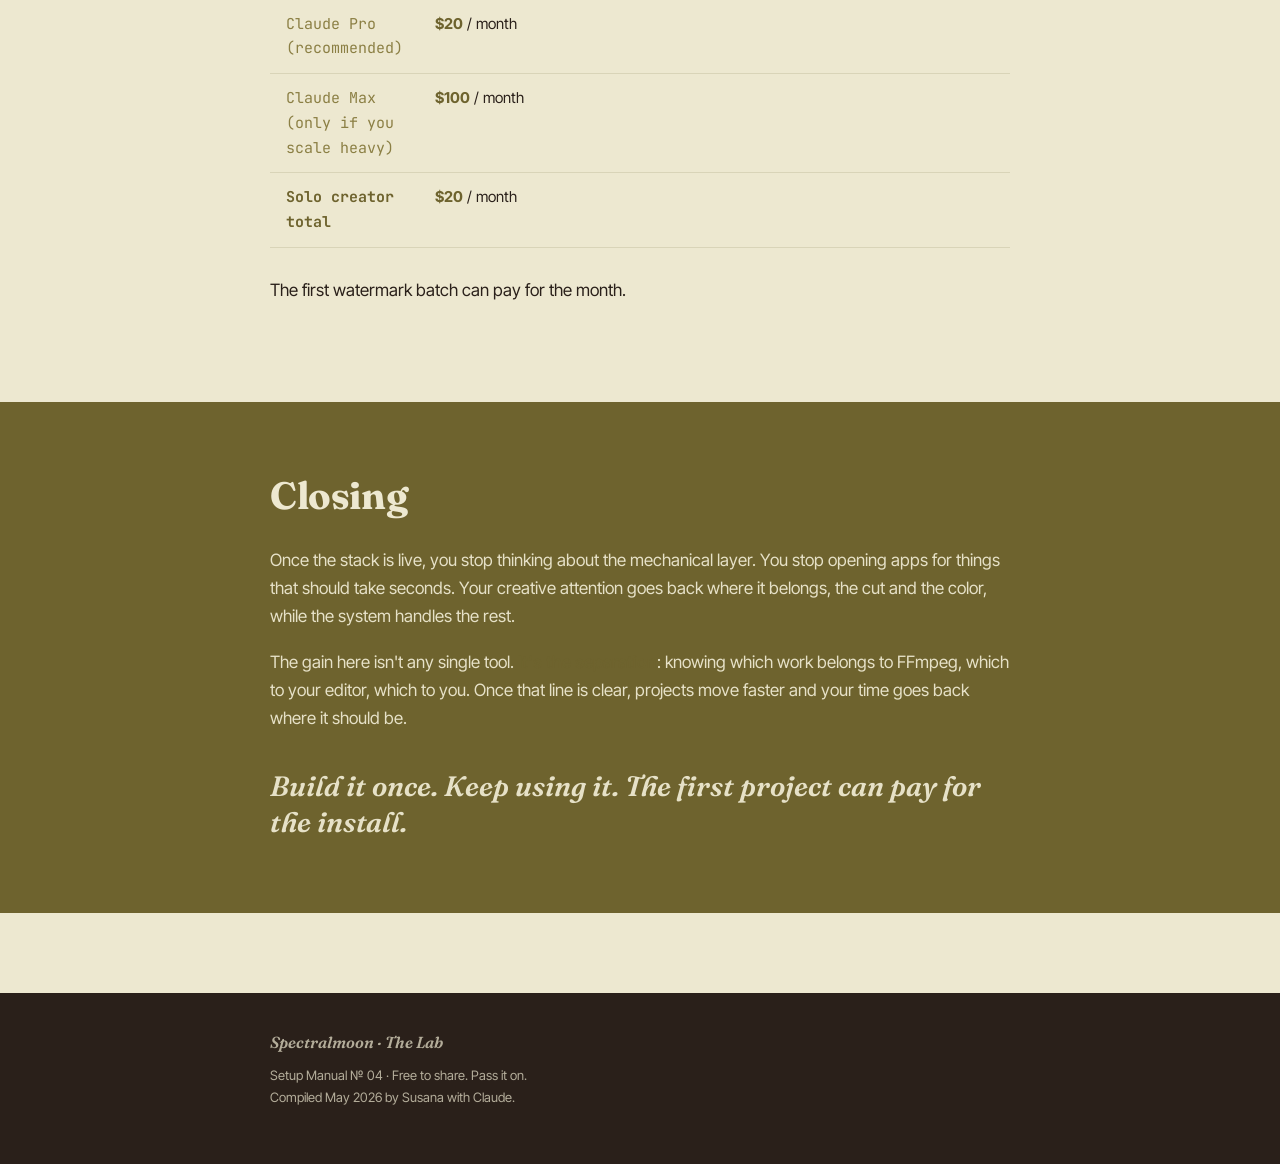
<file: manuals/video-stack/index.html>
<!DOCTYPE html>
<html lang="en">
<head>
<meta charset="UTF-8" />
<meta name="viewport" content="width=device-width, initial-scale=1" />
<title>The Video Stack: A Setup Manual · Spectralmoon · The Lab</title>
<meta name="description" content="Turn your Mac into a Claude-powered batch processor for AI-gen video work, so your editor stays for the cuts. Free except $20/month. 30-minute install." />
<meta property="og:title" content="The Video Stack: A Setup Manual" />
<meta property="og:description" content="Claude + Desktop Commander + FFmpeg. The batch layer beneath your edit." />
<meta property="og:type" content="article" />

<link rel="preconnect" href="https://fonts.googleapis.com" />
<link rel="preconnect" href="https://fonts.gstatic.com" crossorigin />
<link href="https://fonts.googleapis.com/css2?family=Fraunces:ital,opsz,wght,SOFT@0,9..144,400..900,0..100;1,9..144,400..900,0..100&family=Inter+Tight:wght@400;500;600;700&family=JetBrains+Mono:wght@400;500&display=swap" rel="stylesheet" />

<style>
  :root {
    --cream:        #EDE8D0;
    --cream-deep:   #E2DCC0;
    --olive:        #6E632E;
    --olive-soft:   #8B7F44;
    --lavender:     #DBD1ED;
    --lavender-deep:#C9BCE0;
    --dusty-blue:   #ABBEED;
    --dusty-blue-deep:#90A6DE;
    --espresso:     #2A201A;
    --paper:        #F7F2DC;
  }

  * { box-sizing: border-box; }

  html, body {
    margin: 0;
    padding: 0;
    background: var(--cream);
    color: var(--espresso);
    font-family: 'Inter Tight', system-ui, -apple-system, sans-serif;
    font-size: 17px;
    line-height: 1.65;
    -webkit-font-smoothing: antialiased;
  }

  .hero {
    background: var(--olive);
    color: var(--cream);
    padding: 96px 32px 72px;
  }

  .container {
    max-width: 740px;
    margin: 0 auto;
  }

  .hero .eyebrow {
    font-family: 'Inter Tight', sans-serif;
    font-size: 12px;
    font-weight: 600;
    letter-spacing: 0.28em;
    text-transform: uppercase;
    color: var(--cream);
    opacity: 0.7;
    margin-bottom: 24px;
  }

  .hero h1 {
    font-family: 'Fraunces', serif;
    font-variation-settings: "SOFT" 50;
    font-weight: 700;
    font-style: italic;
    font-size: clamp(48px, 7vw, 88px);
    line-height: 0.98;
    margin: 0 0 24px;
    letter-spacing: -0.015em;
  }

  .hero .subtitle {
    font-family: 'Fraunces', serif;
    font-weight: 400;
    font-size: clamp(20px, 2.4vw, 26px);
    line-height: 1.35;
    margin: 0 0 40px;
    opacity: 0.92;
    max-width: 620px;
  }

  .stats {
    display: grid;
    grid-template-columns: repeat(auto-fit, minmax(140px, 1fr));
    gap: 20px;
    margin-top: 24px;
    padding-top: 28px;
    border-top: 1px solid rgba(237, 232, 208, 0.25);
  }

  .stat {
    display: flex;
    flex-direction: column;
    gap: 4px;
  }

  .stat .num {
    font-family: 'Fraunces', serif;
    font-weight: 700;
    font-size: 28px;
    line-height: 1;
  }

  .stat .lbl {
    font-size: 12px;
    text-transform: uppercase;
    letter-spacing: 0.18em;
    opacity: 0.7;
  }

  main {
    padding: 80px 32px;
  }

  section {
    margin-bottom: 80px;
  }

  section:last-child {
    margin-bottom: 0;
  }

  h2 {
    font-family: 'Fraunces', serif;
    font-weight: 700;
    font-size: clamp(28px, 3.5vw, 38px);
    line-height: 1.15;
    color: var(--olive);
    margin: 0 0 28px;
    letter-spacing: -0.01em;
  }

  h2 .num {
    display: inline-block;
    font-family: 'JetBrains Mono', monospace;
    font-size: 14px;
    color: var(--olive-soft);
    margin-right: 16px;
    vertical-align: 0.4em;
    letter-spacing: 0.1em;
    font-weight: 500;
  }

  h3 {
    font-family: 'Fraunces', serif;
    font-weight: 600;
    font-size: 22px;
    color: var(--olive);
    margin: 36px 0 12px;
    letter-spacing: -0.005em;
  }

  p {
    margin: 0 0 18px;
  }

  p strong, li strong {
    color: var(--olive);
    font-weight: 600;
  }

  a {
    color: var(--olive);
    text-decoration: underline;
    text-decoration-thickness: 1px;
    text-underline-offset: 3px;
  }

  a:hover {
    color: var(--espresso);
  }

  hr {
    border: 0;
    height: 1px;
    background: rgba(110, 99, 46, 0.18);
    margin: 72px 0;
  }

  code {
    font-family: 'JetBrains Mono', monospace;
    font-size: 0.88em;
    background: var(--lavender);
    padding: 2px 6px;
    border-radius: 3px;
    color: var(--espresso);
  }

  pre {
    background: var(--lavender);
    border-left: 3px solid var(--olive);
    padding: 18px 22px;
    border-radius: 4px;
    overflow-x: auto;
    margin: 24px 0;
    font-family: 'JetBrains Mono', monospace;
    font-size: 14px;
    line-height: 1.55;
  }

  pre code {
    background: transparent;
    padding: 0;
    font-size: 1em;
  }

  blockquote {
    border-left: 3px solid var(--olive);
    padding: 4px 0 4px 20px;
    margin: 24px 0;
    font-style: italic;
    color: var(--espresso);
    font-family: 'Fraunces', serif;
    font-size: 19px;
    line-height: 1.55;
  }

  blockquote cite {
    display: block;
    margin-top: 12px;
    font-style: normal;
    font-family: 'Inter Tight', sans-serif;
    font-size: 13px;
    letter-spacing: 0.12em;
    text-transform: uppercase;
    color: var(--olive-soft);
  }

  .callout {
    padding: 20px 24px;
    border-radius: 4px;
    margin: 28px 0;
    border-left: 3px solid var(--olive);
  }

  .callout.info {
    background: var(--lavender);
  }

  .callout.note {
    background: var(--cream-deep);
  }

  .callout.warning {
    background: var(--dusty-blue);
    border-left-color: var(--olive);
  }

  .callout .label {
    font-family: 'Inter Tight', sans-serif;
    font-size: 11px;
    text-transform: uppercase;
    letter-spacing: 0.22em;
    font-weight: 600;
    color: var(--olive);
    margin-bottom: 8px;
  }

  .callout p:last-child {
    margin-bottom: 0;
  }

  table {
    width: 100%;
    border-collapse: collapse;
    margin: 28px 0;
    font-size: 15px;
  }

  th, td {
    text-align: left;
    padding: 12px 16px;
    border-bottom: 1px solid rgba(110, 99, 46, 0.15);
    vertical-align: top;
  }

  th {
    font-family: 'Inter Tight', sans-serif;
    font-weight: 600;
    color: var(--olive);
    text-transform: uppercase;
    letter-spacing: 0.1em;
    font-size: 12px;
    background: rgba(110, 99, 46, 0.06);
  }

  th:first-child, td:first-child {
    width: 56px;
    font-family: 'JetBrains Mono', monospace;
    color: var(--olive-soft);
  }

  td strong {
    color: var(--olive);
  }

  ul {
    padding-left: 22px;
    margin: 0 0 18px;
  }

  li {
    margin-bottom: 8px;
  }

  .pipeline {
    background: var(--paper);
    border: 1px solid rgba(110, 99, 46, 0.15);
    padding: 28px 24px;
    border-radius: 4px;
    overflow-x: auto;
    font-family: 'JetBrains Mono', monospace;
    font-size: 13px;
    line-height: 1.5;
    color: var(--espresso);
    margin: 28px 0;
  }

  .workflow-prompt {
    background: var(--cream-deep);
    padding: 18px 22px;
    border-radius: 4px;
    margin: 16px 0;
    font-family: 'Fraunces', serif;
    font-style: italic;
    font-size: 17px;
    line-height: 1.5;
    color: var(--espresso);
    border-left: 3px solid var(--dusty-blue-deep);
  }

  .workflow-result {
    font-size: 14px;
    color: var(--olive-soft);
    margin: 8px 0 0;
  }

  .closing {
    background: var(--olive);
    color: var(--cream);
    padding: 72px 32px;
    text-align: left;
  }

  .closing h2 {
    color: var(--cream);
  }

  .closing p {
    opacity: 0.95;
  }

  .tagline {
    font-family: 'Fraunces', serif;
    font-style: italic;
    font-weight: 600;
    font-size: clamp(22px, 2.6vw, 28px);
    line-height: 1.3;
    margin: 36px 0 0;
    color: var(--cream);
  }

  footer {
    padding: 36px 32px 56px;
    background: var(--espresso);
    color: var(--cream);
    font-size: 13px;
    line-height: 1.7;
  }

  footer .container {
    opacity: 0.7;
  }

  footer .brand {
    font-family: 'Fraunces', serif;
    font-style: italic;
    font-weight: 600;
    font-size: 16px;
    color: var(--cream);
    opacity: 1;
    margin-bottom: 8px;
  }

  @media (max-width: 640px) {
    .hero { padding: 64px 24px 56px; }
    main { padding: 56px 24px; }
    .closing { padding: 56px 24px; }
    h2 .num { display: block; margin-bottom: 8px; vertical-align: baseline; }
  }
</style>
</head>
<body>

<header class="hero">
  <div class="container">
    <div class="eyebrow">Spectralmoon · The Lab · Setup Manual № 04</div>
    <h1>The Video Stack</h1>
    <p class="subtitle">Turn your Mac into a Claude-powered batch processor for everything your AI gens spit out, so your editor stays for the cuts.</p>
    <div class="stats">
      <div class="stat"><div class="num">30 min</div><div class="lbl">Install time</div></div>
      <div class="stat"><div class="num">$20 / mo</div><div class="lbl">Total cost</div></div>
      <!-- CLAIM FLAG: "~10x batch speedup" is an unverified estimate; keep only if you can back it. -->
      <div class="stat"><div class="num">~10×</div><div class="lbl">Batch speedup</div></div>
      <div class="stat"><div class="num">0</div><div class="lbl">Lines of code you write</div></div>
    </div>
  </div>
</header>

<main>
  <div class="container">

    <section id="why">
      <h2><span class="num">01</span>Why this exists</h2>

      <p>Every AI-video workflow has the same hidden tax: the <strong>mechanical glue</strong> between generation and edit. Re-encoding WebMs into ProRes-friendly MP4s. Watermarking a folder. Cutting teasers from a master, pulling audio, stitching frames. None of it is creative, and it eats hours.</p>

      <p>If you already work with Claude, you already have the brain. What you're missing is the hands. This manual installs the hands: two free tools that let Claude actually <em>do</em> video work on your Mac instead of just talking about it.</p>

      <ul>
        <li><strong>Claude Code</strong>: the command-line surface of Claude. Same Claude, sitting in your Terminal where it can run things.</li>
        <li><strong>Desktop Commander</strong>: the MCP that lets Claude execute commands on your Mac.</li>
        <li><strong>FFmpeg</strong>: the open-source video engine a lot of the software you already use is built on.</li>
      </ul>

      <p>You type a sentence. Claude figures out the FFmpeg command. Desktop Commander runs it. FFmpeg does the work, fast and lossless. Output lands in a folder you choose. The whole thing <strong>collapses the distance</strong> between describing a task and the file being done.</p>

      <p>It won't replace DaVinci, Premiere, FCP, CapCut, or your taste. Think of it as the batch processor that <strong>frees those tools for the work that needs taste</strong>. Mechanical work goes to Claude and FFmpeg; creative work stays with you.</p>

      <div class="callout info">
        <div class="label">About FFmpeg</div>
        <p>Created by Fabrice Bellard in 2000. The name = <em>"Fast Forward" + "MPEG"</em>. Supports 100+ codecs. Pipeline beneath every command: <em>input → demultiplex audio/video → decode to frames → process → re-encode → output</em>. When you ask Claude to do video work, Claude is writing FFmpeg commands under the hood. The heavy lifting is FFmpeg's; Claude is the conversational layer on top.</p>
      </div>

      <blockquote>
        The hard work isn't the AI. It's the spec. Once you can describe what you want with precision, the rest is just plumbing.
        <cite>Lab Module 8, May 2026</cite>
      </blockquote>
    </section>

    <hr />

    <section id="capabilities">
      <h2><span class="num">02</span>What you can do after the install</h2>

      <table>
        <thead>
          <tr><th>#</th><th>Capability</th><th>What it does</th></tr>
        </thead>
        <tbody>
          <tr><td>01</td><td><strong>Batch watermark</strong></td><td>Drop a logo on every clip in a folder. One sentence, thirty videos done.</td></tr>
          <tr><td>02</td><td><strong>Format convert</strong></td><td>WebM / MOV / ProRes / AVI / whatever → whatever your editor needs. Batched.</td></tr>
          <tr><td>03</td><td><strong>Trim + concatenate</strong></td><td>Cut intro/outro, splice clips, restitch a sequence, no editor needed.</td></tr>
          <tr><td>04</td><td><strong>Compress for platform</strong></td><td>WhatsApp / IG Stories / YouTube / client preview, all from one source, one pass.</td></tr>
          <tr><td>05</td><td><strong>Thumbnails</strong></td><td>Pull a frame at any timestamp from a folder of videos. Batch for listings or grids.</td></tr>
          <tr><td>06</td><td><strong>Color filters / LUTs</strong></td><td>Apply a consistent look across a batch via FFmpeg filter chains.</td></tr>
          <tr><td>07</td><td><strong>Speed manipulation</strong></td><td>2×, 0.5×, reverse, time-lapse, no timeline required.</td></tr>
          <tr><td>08</td><td><strong>Audio</strong></td><td>Replace track, mix multiple sources, normalize volume across a batch.</td></tr>
        </tbody>
      </table>

      <p>Non-exhaustive. <strong>If FFmpeg can do it, you can ask Claude to do it</strong>, in plain English.</p>
    </section>

    <hr />

    <section id="pipeline">
      <h2><span class="num">03</span>The pipeline at a glance</h2>

<pre class="pipeline">┌─────────────────────────┐    ┌──────────────────────────────┐
│  Stage 01 · Source      │ →  │  Stage 02 · Batch            │
│  iPhone, Lovart,        │    │  (Claude + FFmpeg)           │
│  Higgsfield, Kling,     │    │  Mechanical work             │
│  Nano Banana, Runway    │    │                              │
└─────────────────────────┘    └──────────────────────────────┘
                                          ↓
┌─────────────────────────────┐    ┌──────────────────────────────┐
│  Stage 03 · Creative        │ →  │  Stage 04 · Distribute       │
│  (you + your editor)        │    │  (Claude + FFmpeg)           │
│  Taste, color, the cut      │    │  Format variants per channel │
└─────────────────────────────┘    └──────────────────────────────┘</pre>

      <p><strong>Stage 02</strong> is what this manual installs: the catch-net for whatever your AI gens, your iPhone, your screen recordings, and your downloads produce. Mechanical processing, no editor needed.</p>

      <p><strong>Stage 03</strong> stays yours. The cut, the color, the rhythm. DaVinci, Premiere, FCP, CapCut, whichever your hands already know.</p>

      <p><strong>Stage 04</strong> is the distribution pass: three sizes, three formats, one source, one command.</p>

      <div class="callout note">
        <div class="label">The pattern matters more than the tools</div>
        <p>FFmpeg isn't the magic here. Any time-eating mechanical work in a creative pipeline can be lifted out and handed to a system. Other domains have other tools. The pattern (<strong>automate the mechanical, protect the creative</strong>) carries over.</p>
      </div>
    </section>

    <hr />

    <section id="install">
      <h2><span class="num">04</span>The install path · five steps, thirty minutes</h2>

      <p>Open Terminal (Spotlight: Cmd+Space, "Terminal") and run each step in order.</p>

      <h3>Step 01 · Homebrew</h3>
<pre><code>/bin/bash -c "$(curl -fsSL https://raw.githubusercontent.com/Homebrew/install/HEAD/install.sh)"</code></pre>
      <p>It'll ask for your Mac password (characters don't display, that's normal). Wait a few minutes. Verify with <code>brew --version</code>.</p>

      <h3>Step 02 · FFmpeg</h3>
<pre><code>brew install ffmpeg</code></pre>
      <p>Verify with <code>ffmpeg -version</code>. Should report 6.x or later.</p>

      <h3>Step 03 · Node.js</h3>
<pre><code>brew install node</code></pre>
      <p>Verify: <code>node --version</code> and <code>npm --version</code>.</p>

      <h3>Step 04 · Claude Code</h3>
<pre><code>npm install -g @anthropic-ai/claude-code</code></pre>
      <p>Run <code>claude</code> for first launch. Walks you through Anthropic sign-in. <strong>Pro plan ($20/mo) is plenty for this work.</strong> Only go Max ($100/mo) if you start running multi-hour sessions or batch-processing large volumes daily.</p>

      <h3>Step 05 · Desktop Commander</h3>

      <p>Inside Claude Code:</p>
<pre><code>claude mcp add desktop-commander -- npx -y @wonderwhy-er/desktop-commander</code></pre>
      <p>Restart Claude Code. <strong>Done.</strong></p>
    </section>

    <hr />

    <section id="tests">
      <h2><span class="num">05</span>Three tests to confirm it works</h2>

      <p>In Claude Code, type each prompt in plain English:</p>

      <h3>Test 01 · Desktop Commander is alive</h3>
      <div class="workflow-prompt">"What's my Node version? Use Desktop Commander to check."</div>
      <p>Should report your Node version.</p>

      <h3>Test 02 · File system access</h3>
      <div class="workflow-prompt">"Make a folder at ~/Desktop/ffmpeg-test/ and put a file called hello.txt inside that says 'FFmpeg setup works'."</div>
      <p>Open Finder. Check Desktop.</p>

      <h3>Test 03 · FFmpeg is reachable</h3>
      <div class="workflow-prompt">"Run ffmpeg -version using Desktop Commander and tell me what version is installed."</div>
      <p>If Claude reports a version, the <strong>full stack's confirmed.</strong> Move to real work.</p>
    </section>

    <hr />

    <section id="workflows">
      <h2><span class="num">06</span>Four workflows you'll use this week</h2>

      <p>Each is one sentence to Claude. Adapt the file paths to your own projects.</p>

      <h3>Workflow 01 · Batch watermark a folder</h3>
      <div class="workflow-prompt">"Take all the .mp4 files in ~/Desktop/Project/ and overlay the watermark from ~/Desktop/watermark.png on the bottom-right at 70% opacity. Save the watermarked versions to ~/Desktop/Project_watermarked/."</div>
      <p class="workflow-result"><strong>Rough time saved:</strong> around 50 minutes of manual work, done in about 30 seconds.</p>

      <h3>Workflow 02 · Convert AI-gen output to editor-friendly format</h3>
      <div class="workflow-prompt">"Convert all WebM files in ~/Desktop/AI_outputs/ to MP4 with H.264 codec, 30fps, ProRes-friendly, and save them to ~/Desktop/for_editor/."</div>
      <p class="workflow-result"><strong>Use case:</strong> Lovart, Higgsfield, Kling, Veo, Runway, Nano Banana. They each export differently, so this normalizes the whole batch before you import.</p>

      <h3>Workflow 03 · Three distribution variants from one master</h3>
      <div class="workflow-prompt">"Take ~/Desktop/master.mp4 and make three versions: one for WhatsApp (under 16MB, max 1280×720), one for Instagram Stories (1080×1920 vertical), and one full-quality for YouTube. Save them all to ~/Desktop/distribution/."</div>
      <p class="workflow-result">Three variants, one source, seconds.</p>

      <h3>Workflow 04 · Batch thumbnails</h3>
      <div class="workflow-prompt">"Pull a thumbnail at the 5-second mark from every video in ~/Desktop/listings/ and save them as JPGs to ~/Desktop/thumbnails/."</div>
      <p class="workflow-result">Every video gets a matching thumb. Listings, social posts, web grids.</p>
    </section>

    <hr />

    <section id="under-hood">
      <h2><span class="num">07</span>Under the hood</h2>

      <p>The whole stack is <strong>local to your Mac</strong>. Video files never leave your machine. Anthropic doesn't see your footage. What goes to Claude's servers: the <em>text of your request</em> and what files exist in the folders you point it at: folder listings, not file contents.</p>

      <p>The chain:</p>

      <ol>
        <li>You type a request in plain English.</li>
        <li>Claude figures out which FFmpeg command(s) to run.</li>
        <li>Desktop Commander runs them on your Mac, with your permission.</li>
        <li>FFmpeg does the actual work, fast and lossless.</li>
        <li>Claude reports back: what happened, where the files landed, what's next.</li>
      </ol>

      <p>It's a conversation, not a script. If a command fails, Claude reads the error and tries again, the way a collaborator would.</p>

      <div class="callout warning">
        <div class="label">On safety</div>
        <p>Desktop Commander can run any command on your Mac with your permission. First time Claude proposes something, it'll ask. Get familiar with the prompt. If a command looks unclear, ask why it's being run and what it does, and Claude will explain before you approve.</p>
      </div>
    </section>

    <hr />

    <section id="cost">
      <h2><span class="num">08</span>What it costs</h2>

      <table>
        <thead>
          <tr><th>Item</th><th>Cost</th><th></th></tr>
        </thead>
        <tbody>
          <tr><td>Homebrew, FFmpeg, Node, Desktop Commander</td><td><strong>Free</strong></td><td></td></tr>
          <tr><td>Claude Pro (recommended)</td><td><strong>$20</strong> / month</td><td></td></tr>
          <tr><td>Claude Max (only if you scale heavy)</td><td><strong>$100</strong> / month</td><td></td></tr>
          <tr><td><strong>Solo creator total</strong></td><td><strong>$20</strong> / month</td><td></td></tr>
        </tbody>
      </table>

      <p>The first watermark batch can pay for the month.</p>
    </section>

  </div>
</main>

<section class="closing">
  <div class="container">
    <h2>Closing</h2>
    <p>Once the stack is live, you stop thinking about the mechanical layer. You stop opening apps for things that should take seconds. Your creative attention goes back where it belongs, the cut and the color, while the system handles the rest.</p>
    <p>The gain here isn't any single tool. <strong>It's the separation</strong>: knowing which work belongs to FFmpeg, which to your editor, which to you. Once that line is clear, projects move faster and your time goes back where it should be.</p>
    <p class="tagline">Build it once. Keep using it. The first project can pay for the install.</p>
  </div>
</section>

<footer>
  <div class="container">
    <div class="brand">Spectralmoon · The Lab</div>
    <div>Setup Manual № 04 · Free to share. Pass it on.</div>
    <div>Compiled May 2026 by Susana with Claude.</div>
  </div>
</footer>

</body>
</html>
</file>
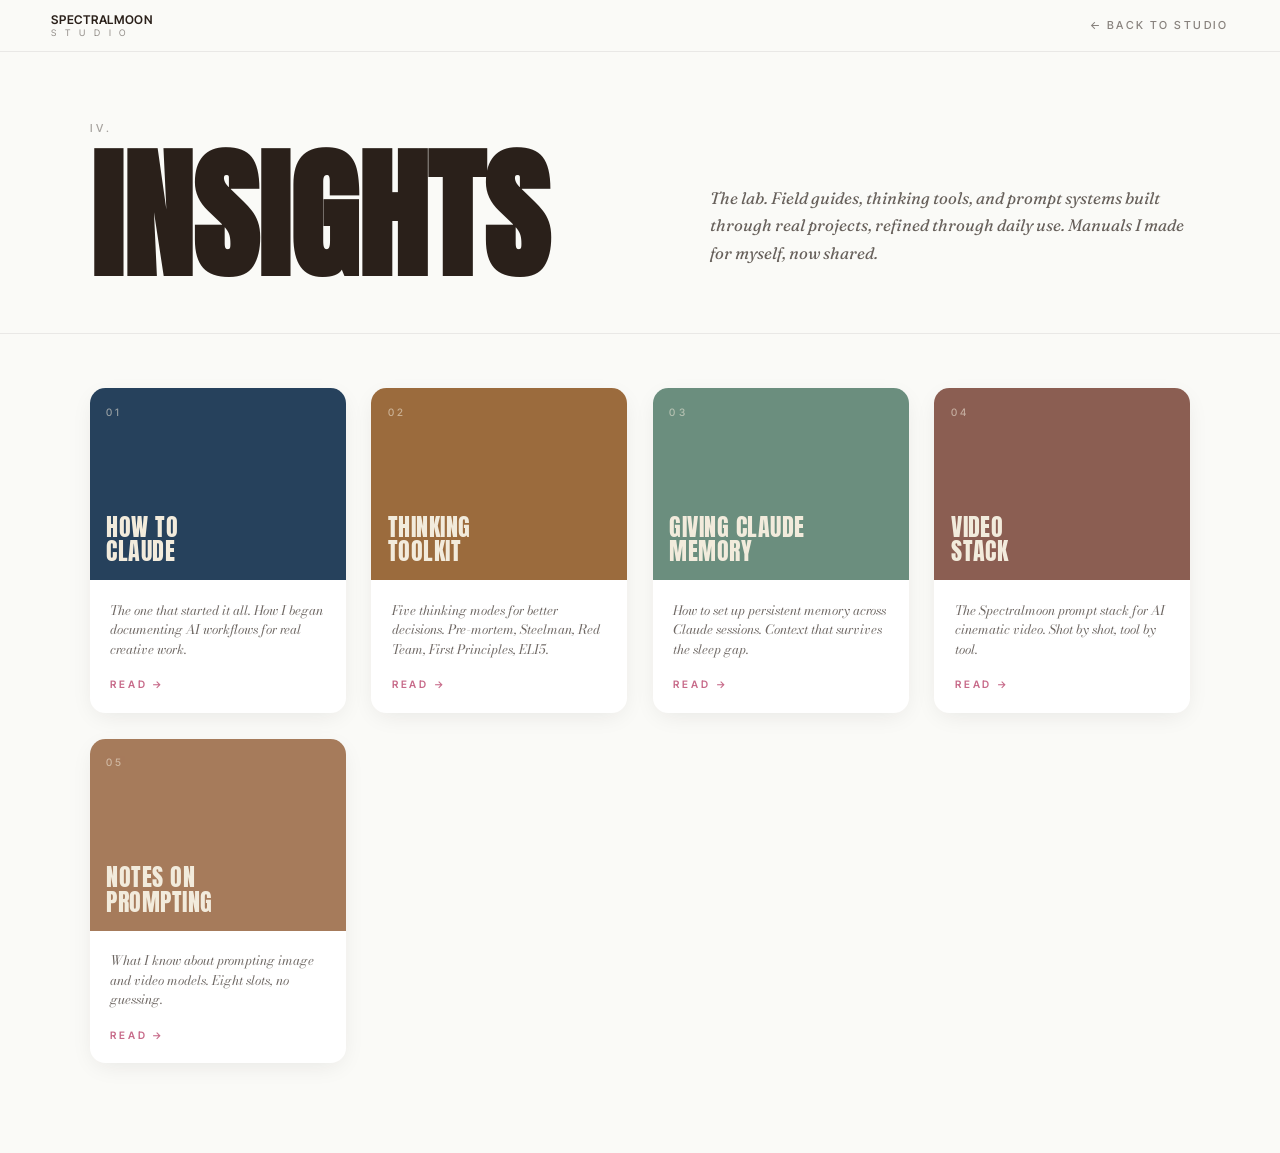
<file: insights.html>
<!DOCTYPE html>
<html lang="en">
<head>
  <meta charset="UTF-8" />
  <meta name="viewport" content="width=device-width, initial-scale=1.0" />
  <title>Insights · Spectralmoon Studio</title>
  <meta name="description" content="Field guides, thinking tools, and prompt systems from the studio." />

  <link rel="preconnect" href="https://fonts.googleapis.com" />
  <link rel="preconnect" href="https://fonts.gstatic.com" crossorigin />
  <link href="https://fonts.googleapis.com/css2?family=Anton&family=Bodoni+Moda:ital,opsz,wght@0,6..96,400;0,6..96,700;1,6..96,400;1,6..96,700&family=Caprasimo&family=Caveat:wght@500;600&family=Fraunces:ital,opsz,wght@0,9..144,400;0,9..144,500;0,9..144,600;1,9..144,400;1,9..144,500&family=Inter+Tight:wght@400;500;600&display=swap" rel="stylesheet" />

  <link rel="stylesheet" href="style.css?v=1779540000" />
  <style>
    /* ── Insights page overrides ── */
    body { background: var(--paper-warm); }

    .insights-page { min-height: 100vh; }

    /* Topbar — same shell, back link added */
    .insights-topbar {
      position: fixed;
      top: 0; left: 0; right: 0;
      height: 52px;
      display: flex;
      align-items: center;
      justify-content: space-between;
      padding: 0 clamp(24px, 4vw, 64px);
      background: var(--paper-warm);
      border-bottom: 1px solid rgba(42,32,26,0.08);
      z-index: 100;
    }
    .insights-topbar__brand {
      display: flex; flex-direction: column;
      line-height: 1.1; gap: 1px;
      color: var(--espresso); text-decoration: none;
    }
    .insights-topbar__brand-name {
      font-family: "Inter Tight", sans-serif;
      font-weight: 600; font-size: 12px;
      letter-spacing: 0.06em; text-transform: uppercase;
    }
    .insights-topbar__brand-sub {
      font-family: "Inter Tight", sans-serif;
      font-weight: 400; font-size: 9px;
      letter-spacing: 0.38em; text-transform: uppercase;
      opacity: 0.5;
    }
    .insights-topbar__back {
      font-family: "Inter Tight", sans-serif;
      font-size: 11px; font-weight: 500;
      letter-spacing: 0.22em; text-transform: uppercase;
      color: var(--espresso); opacity: 0.55;
      text-decoration: none;
      transition: opacity 0.2s;
    }
    .insights-topbar__back:hover { opacity: 1; }

    /* ── Hero ── */
    .insights-hero {
      padding-top: 120px;
      padding-bottom: clamp(48px, 6vh, 80px);
      padding-left: clamp(40px, 7vw, 140px);
      padding-right: clamp(40px, 7vw, 140px);
      display: flex;
      align-items: flex-end;
      justify-content: space-between;
      gap: clamp(32px, 5vw, 80px);
      border-bottom: 1px solid rgba(42,32,26,0.08);
    }
    .insights-hero__left { flex: 0 0 auto; }
    .insights-hero__num {
      display: block;
      font-family: "Inter Tight", sans-serif;
      font-size: 11px; font-weight: 500;
      letter-spacing: 0.32em; text-transform: uppercase;
      color: var(--espresso); opacity: 0.4;
      margin-bottom: 16px;
    }
    .insights-hero__title {
      margin: 0;
      font-family: "Anton", Impact, sans-serif;
      font-size: clamp(80px, 11vw, 180px);
      line-height: 0.9;
      text-transform: uppercase;
      color: var(--espresso);
    }
    .insights-hero__right {
      flex: 1; max-width: 480px;
      padding-bottom: 12px;
    }
    .insights-hero__story {
      margin: 0;
      font-family: "Fraunces", Georgia, serif;
      font-style: italic;
      font-size: clamp(16px, 1.3vw, 21px);
      line-height: 1.65;
      color: var(--espresso); opacity: 0.7;
    }

    /* ── Grid ── */
    .insights-grid {
      padding: clamp(48px, 6vh, 80px) clamp(40px, 7vw, 140px) clamp(80px, 10vh, 130px);
    }
    .insights-grid__inner {
      display: grid;
      grid-template-columns: repeat(auto-fill, minmax(240px, 1fr));
      gap: clamp(16px, 2vw, 28px);
      max-width: 1200px;
    }

    /* ── Mobile — ≤ 768px ── */
    @media (max-width: 768px) {
      body { overflow-x: hidden; } /* prevent horizontal scroll */

      .insights-topbar {
        padding: 0 20px;
      }

      /* Hero stacks vertically on mobile */
      .insights-hero {
        flex-direction: column;
        align-items: flex-start;
        padding: 80px 24px 40px;
        gap: 20px;
        border-bottom: 1px solid rgba(42,32,26,0.08);
      }
      .insights-hero__right {
        max-width: 100%;
        padding-bottom: 0;
      }
      .insights-hero__title {
        font-size: clamp(72px, 20vw, 110px);
        line-height: 0.88;
      }
      .insights-hero__story {
        font-size: 15px;
        line-height: 1.6;
      }

      /* Grid — 2 columns on mobile */
      .insights-grid {
        padding: 32px 20px 60px;
      }
      .insights-grid__inner {
        grid-template-columns: 1fr 1fr;
        gap: 12px;
        max-width: 100%;
      }
    }
  </style>
</head>
<body>

  <div class="insights-page">

    <!-- Topbar -->
    <header class="insights-topbar">
      <a href="index.html" class="insights-topbar__brand">
        <span class="insights-topbar__brand-name">Spectralmoon</span>
        <span class="insights-topbar__brand-sub">S T U D I O</span>
      </a>
      <a href="index.html" class="insights-topbar__back">← Back to Studio</a>
    </header>

    <!-- Hero -->
    <div class="insights-hero">
      <div class="insights-hero__left">
        <span class="insights-hero__num">IV.</span>
        <h1 class="insights-hero__title">Insights</h1>
      </div>
      <div class="insights-hero__right">
        <p class="insights-hero__story">
          The lab. Field guides, thinking tools, and prompt systems built through real projects, refined through daily use. Manuals I made for myself, now shared.
        </p>
      </div>
    </div>

    <!-- Library grid -->
    <section class="insights-grid">
      <div class="insights-grid__inner">

        <article class="insight-card">
          <a href="manuals/how-to-claude/" class="insight-card__link" target="_blank" rel="noopener">
            <div class="insight-card__cover" style="--cover-color: #26415C;">
              <span class="insight-card__cover-num">01</span>
              <span class="insight-card__cover-title">How to<br>Claude</span>
            </div>
            <div class="insight-card__body">
              <p class="insight-card__desc">The one that started it all. How I began documenting AI workflows for real creative work.</p>
              <span class="insight-card__read">Read →</span>
            </div>
          </a>
        </article>

        <article class="insight-card">
          <a href="https://thinkingtoolkitclaude.netlify.app/" class="insight-card__link" target="_blank" rel="noopener">
            <div class="insight-card__cover" style="--cover-color: #9B6B3D;">
              <span class="insight-card__cover-num">02</span>
              <span class="insight-card__cover-title">Thinking<br>Toolkit</span>
            </div>
            <div class="insight-card__body">
              <p class="insight-card__desc">Five thinking modes for better decisions. Pre-mortem, Steelman, Red Team, First Principles, ELI5.</p>
              <span class="insight-card__read">Read →</span>
            </div>
          </a>
        </article>

        <article class="insight-card">
          <a href="manuals/giving-claude-memory/" class="insight-card__link" target="_blank" rel="noopener">
            <div class="insight-card__cover" style="--cover-color: #6B8E7E;">
              <span class="insight-card__cover-num">03</span>
              <span class="insight-card__cover-title">Giving Claude<br>Memory</span>
            </div>
            <div class="insight-card__body">
              <p class="insight-card__desc">How to set up persistent memory across Claude sessions. Context that survives the sleep gap.</p>
              <span class="insight-card__read">Read →</span>
            </div>
          </a>
        </article>

        <article class="insight-card">
          <a href="manuals/video-stack/" class="insight-card__link" target="_blank" rel="noopener">
            <div class="insight-card__cover" style="--cover-color: #8B5E52;">
              <span class="insight-card__cover-num">04</span>
              <span class="insight-card__cover-title">Video<br>Stack</span>
            </div>
            <div class="insight-card__body">
              <p class="insight-card__desc">The Spectralmoon prompt stack for AI cinematic video. Shot by shot, tool by tool.</p>
              <span class="insight-card__read">Read →</span>
            </div>
          </a>
        </article>

        <article class="insight-card">
          <a href="manuals/notes-on-prompting/" class="insight-card__link" target="_blank" rel="noopener">
            <div class="insight-card__cover" style="--cover-color: #A67B5B;">
              <span class="insight-card__cover-num">05</span>
              <span class="insight-card__cover-title">Notes on<br>Prompting</span>
            </div>
            <div class="insight-card__body">
              <p class="insight-card__desc">What I know about prompting image and video models. Eight slots, no guessing.</p>
              <span class="insight-card__read">Read →</span>
            </div>
          </a>
        </article>

      </div>
    </section>

  </div>

</body>
</html>
</file>
<file: style.css>
/* =============================================
   SPECTRALMOON STUDIO — V3 PROTOTYPE
   Live experiment build · May 21, 2026
   ============================================= */

/* ----- Atlas palette + tokens ----- */
:root {
  --paper:      #FFFFFF;        /* primary background — luxury whitespace */
  --paper-warm: #FAFAF7;        /* tiny warm bias if needed */
  --ink:        #0E0E10;        /* hero overlay / dark dramatic surround */
  --pearl:      #E8D9B0;        /* warm champagne — luminous accent that
                                   harmonizes with Lyra kimono cream,
                                   gold lion mane, gallery walls */
  --cream:      #F2EBDC;        /* accent surface only (kept for select sections) */
  --cream-soft: #EFE5D2;
  --rose-pink:  #E68FA8;
  --rose-deep:  #C76A89;
  --cochineal:  #A8302C;
  --indigo:     #26415C;
  --teal:       #1F4E5C;
  --ochre:      #9B6B3D;
  --sage-teal:  #6B8E7E;
  --espresso:   #2A201A;
  --sun-gold:   #F2C94C;

  --font-display: "Anton", Impact, sans-serif;               /* condensed editorial display */
  --font-display-alt: "Bodoni Moda", Georgia, serif;         /* high-contrast serif accent */
  --font-ui:      "Inter Tight", -apple-system, BlinkMacSystemFont, sans-serif;

  --sidebar-w: 84px;
  --topbar-h:  60px;

  --ease-out: cubic-bezier(0.22, 1, 0.36, 1);
  --ease-in-out: cubic-bezier(0.65, 0, 0.35, 1);
}

/* ----- Reset ----- */
*, *::before, *::after { box-sizing: border-box; }
html, body { margin: 0; padding: 0; }
html { scroll-behavior: auto; } /* Lenis takes over */
body {
  font-family: var(--font-ui);
  font-weight: 400;
  font-size: 16px;
  line-height: 1.5;
  color: var(--espresso);
  background: var(--paper);
  -webkit-font-smoothing: antialiased;
  text-rendering: optimizeLegibility;
  overflow-x: hidden;
}
img, video { max-width: 100%; display: block; }
a { color: inherit; text-decoration: none; }
button { font: inherit; cursor: pointer; }

/* Lenis required */
html.lenis, html.lenis body { height: auto; }
.lenis.lenis-smooth { scroll-behavior: auto !important; }
.lenis.lenis-smooth [data-lenis-prevent] { overscroll-behavior: contain; }
.lenis.lenis-stopped { overflow: hidden; }

/* ----- Topbar ----- */
.topbar {
  position: fixed;
  top: 0; left: 0; right: var(--sidebar-w);
  height: var(--topbar-h);
  display: flex;
  align-items: center;
  justify-content: space-between;
  padding: 0 32px;
  z-index: 50;
  color: var(--espresso);                  /* dark on all light-bg sections */
  pointer-events: none;
}
.topbar a { pointer-events: auto; color: inherit; }
/* White text when floating over the dark hero section */
.topbar.topbar--over-dark {
  color: var(--paper);
}
.topbar.topbar--over-dark .topbar__brand-name,
.topbar.topbar--over-dark .topbar__brand-sub {
  color: var(--paper);
}
.topbar__brand {
  display: inline-flex;
  flex-direction: column;
  align-items: flex-start;
  gap: 1px;
  line-height: 1;
  color: #5C3D2E;                          /* warm visible brown — JS overrides dynamically */
  transform: translateY(0);
  transition: transform 0.4s var(--ease-out), color 0.3s var(--ease-out);
}
.topbar.topbar--over-dark .topbar__brand {
  color: var(--paper);
}
.topbar__brand:hover {
  transform: translateY(-2px);
}
.topbar__brand-name {
  font-family: var(--font-display-alt);
  font-style: italic;
  font-weight: 500;
  font-size: 16px;
  letter-spacing: -0.015em;
  color: var(--espresso);                  /* explicit — never inherit browser link blue */
  transition: letter-spacing 0.4s var(--ease-out), color 0.3s var(--ease-out);
}
.topbar__brand:hover .topbar__brand-name {
  letter-spacing: 0.02em;   /* italic name gently opens up */
}
.topbar__brand-sub {
  font-family: var(--font-ui);
  font-weight: 600;
  font-size: 8.5px;
  letter-spacing: 0;
  text-transform: uppercase;
  margin-top: 1px;
  color: var(--espresso);                  /* explicit — never inherit browser link blue */
  transition: letter-spacing 0.45s var(--ease-out), color 0.3s var(--ease-out);
}
.topbar__brand:hover .topbar__brand-sub {
  letter-spacing: 0.36em;   /* S T U D I O breathes wide */
}
/* Sigil mark — fish PNG, mobile only */
.topbar__sigil {
  display: none;
  height: 36px;
  width: auto;
  object-fit: contain;
}

/* Brand tap — sonar: two thin border rings expanding outward. No fill, just lines.
   Same technique as sidebar pulse rings but much larger scale (up to ~5× = ~220px diameter). */
.topbar__brand {
  position: relative;
}
.topbar__brand::before,
.topbar__brand::after {
  content: '';
  position: absolute;
  width: 44px;
  height: 44px;
  top: 50%;
  left: 50%;
  transform: translate(-50%, -50%) scale(1);
  border-radius: 50%;
  border: 1.5px solid currentColor;       /* inherits espresso on light / paper on dark */
  opacity: 0;
  pointer-events: none;
}
/* Ring 1 — fires immediately */
.topbar__brand.is-pulsing::after {
  animation: brand-sonar 1.0s cubic-bezier(0.2, 0, 0.5, 1) forwards;
}
/* Ring 2 — fires with delay for staggered sonar effect */
.topbar__brand.is-pulsing::before {
  animation: brand-sonar 1.0s cubic-bezier(0.2, 0, 0.5, 1) 0.28s forwards;
}
@keyframes brand-sonar {
  0%   { transform: translate(-50%, -50%) scale(0.6); opacity: 0.7; }
  100% { transform: translate(-50%, -50%) scale(5.0); opacity: 0; }
}

.topbar__status {
  font-family: var(--font-ui);
  font-size: 10px;
  letter-spacing: 0.22em;
  text-transform: uppercase;
  opacity: 0.45;
}

/* ----- Sidebar (persistent right edge) ----- */
.sidebar {
  position: fixed;
  top: 0; right: 0; bottom: 0;
  width: var(--sidebar-w);
  background: var(--paper);
  border-left: 1px solid rgba(42, 32, 26, 0.06);
  display: flex;
  flex-direction: column;
  align-items: center;
  justify-content: flex-start;             /* nav anchored to upper portion */
  padding-top: calc(var(--topbar-h) + 32px); /* clears topbar + breathing room */
  padding-bottom: 32px;
  z-index: 60;
}
.sidebar__nav {
  display: flex;
  flex-direction: column;
  gap: 36px;
  margin-top: 32px;
  margin-bottom: 16px;
}
.sidebar__link {
  display: flex;
  flex-direction: column;
  align-items: center;
  gap: 4px;
  font-family: var(--font-ui);
  font-size: 10px;
  letter-spacing: 0.18em;
  text-transform: uppercase;
  color: var(--espresso);
  opacity: 1;                              /* full opacity at all times */
  transition: transform 0.3s var(--ease-out), opacity 0.3s var(--ease-out);
}
.sidebar__link:hover {
  transform: translateY(-2px) scale(1.05);
  opacity: 1;
}
.sidebar__link.is-active {
  opacity: 1;
}

/* num circle — anchor for pulse rings */
.sidebar__link .num {
  font-family: var(--font-display);        /* Anton — condensed, weighty numeral style */
  font-style: normal;
  font-weight: 400;
  font-size: 15px;
  letter-spacing: 0.04em;
  color: var(--rose-deep);               /* always rose — the signature accent */
  width: 28px;
  height: 28px;
  display: flex;
  align-items: center;
  justify-content: center;
  border-radius: 50%;
  position: relative;                      /* ring pseudo-elements position off this */
  transition: background 0.3s var(--ease-out);
}
.sidebar__link.is-active .num {
  color: var(--rose-deep);
  animation: num-breathe 3.2s ease-in-out infinite;
}
@keyframes num-breathe {
  0%, 100% {
    background: rgba(199, 106, 137, 0.10);
    box-shadow: 0 0 0 5px rgba(199, 106, 137, 0.08),
                0 0 0 10px rgba(199, 106, 137, 0.04);
  }
  50% {
    background: rgba(199, 106, 137, 0.24);
    box-shadow: 0 0 0 9px rgba(199, 106, 137, 0.16),
                0 0 0 18px rgba(199, 106, 137, 0.06);
  }
}

/* Pulse ring pseudo-elements */
.sidebar__link .num::before,
.sidebar__link .num::after {
  content: '';
  position: absolute;
  inset: 0;
  border-radius: 50%;
  border: 1.5px solid var(--rose-deep);
  opacity: 0;
  pointer-events: none;
}
/* Two staggered rings on hover */
.sidebar__link:hover .num::before {
  animation: pulseRing 1.4s ease-out infinite;
}
.sidebar__link:hover .num::after {
  animation: pulseRing 1.4s ease-out 0.55s infinite;
}
/* Single sharp burst on click */
.sidebar__link.is-clicking .num::before {
  animation: pulseRingClick 0.55s ease-out forwards !important;
}
.sidebar__link.is-clicking .num::after {
  animation: pulseRingClick 0.55s ease-out 0.1s forwards !important;
}

@keyframes pulseRing {
  0%   { transform: scale(1);   opacity: 0.65; }
  100% { transform: scale(2.5); opacity: 0; }
}
@keyframes pulseRingClick {
  0%   { transform: scale(1);   opacity: 0.9; }
  100% { transform: scale(3);   opacity: 0; }
}

.sidebar__link .label {
  font-size: 9px;
  white-space: nowrap;
  color: var(--rose-deep);              /* always rose — matches the num accent */
  transition: letter-spacing 0.3s var(--ease-out), color 0.3s;
}
.sidebar__link.is-active .label {
  letter-spacing: 0.24em;
  color: var(--rose-deep);
}

/* CTA at the bottom of sidebar — vertical text */
.sidebar__cta {
  writing-mode: vertical-rl;
  transform: rotate(180deg);
  font-family: var(--font-ui);
  font-weight: 600;
  font-size: 11px;
  letter-spacing: 0.32em;
  text-transform: uppercase;
  color: var(--rose-deep);
  padding: 8px;
  transition: color 0.3s var(--ease-out);
}
.sidebar__cta:hover { color: var(--rose-deep); }
/* Moon glyph — pin-reel position indicator, sits above numeral I */
.sidebar__moon {
  display: flex !important;
  flex-direction: column !important;
  align-items: center !important;
  justify-content: center;
  width: 100%;
  gap: 4px;
  opacity: 1;                              /* full opacity at all times */
  transition: transform 0.3s var(--ease-out), opacity 0.3s var(--ease-out);
}
.sidebar__moon:hover {
  transform: translateY(-2px) scale(1.05);
  opacity: 1;
}
/* Icon wrapper — anchors pulse rings, same pattern as .num */
.sidebar__moon .moon__icon {
  width: 28px;
  height: 28px;
  display: flex;
  align-items: center;
  justify-content: center;
  border-radius: 50%;
  position: relative;
}
.sidebar__moon svg {
  transform: rotate(-42deg);               /* tilted crescent — natural sky position */
  display: block;
}
/* Pulse rings — mirrors .sidebar__link .num rings */
.sidebar__moon .moon__icon::before,
.sidebar__moon .moon__icon::after {
  content: '';
  position: absolute;
  inset: 0;
  border-radius: 50%;
  border: 1.5px solid var(--rose-deep);
  opacity: 0;
  pointer-events: none;
}
.sidebar__moon:hover .moon__icon::before {
  animation: pulseRing 1.4s ease-out infinite;
}
.sidebar__moon:hover .moon__icon::after {
  animation: pulseRing 1.4s ease-out 0.55s infinite;
}
.sidebar__moon.is-clicking .moon__icon::before {
  animation: pulseRingClick 0.55s ease-out forwards !important;
}
.sidebar__moon.is-clicking .moon__icon::after {
  animation: pulseRingClick 0.55s ease-out 0.1s forwards !important;
}
.sidebar__moon.is-active .label {
  color: var(--rose-deep);
  letter-spacing: 0.24em;
}
.sidebar__moon .label {
  font-family: var(--font-ui);
  font-size: 9px;
  letter-spacing: 0.18em;
  text-transform: uppercase;
  color: var(--rose-deep);
  white-space: nowrap;
  transition: letter-spacing 0.3s var(--ease-out);
}


/* ----- The reel — single horizontal pin from page top -----
   Every screen (hero, lyra-mask) and panel (worlds/cinema/brand/real-estate)
   lives as a flex child of .pin-section__track. */
.screen {
  flex: 0 0 calc(100vw - var(--sidebar-w));
  height: 100vh;
  position: relative;
  overflow: hidden;
}
/* Hero (now Screen 3 — SpMo) — solid espresso, letters on left, flowers immediately adjacent */
.screen--hero { background: var(--espresso); }
.screen--lyra            { background: var(--espresso); }   /* warm dark, not pure black */
/* Botanicals screen — 1.6× normal width so user scrolls through "the whole length" */
.screen--botanicals-full {
  flex: 0 0 calc(1.6 * (100vw - var(--sidebar-w)));
  background: var(--paper-warm);
  overflow: hidden;
}
.screen--breath {
  background: var(--paper-warm);
  display: flex;
  align-items: center;
  justify-content: center;
}

/* ----- MANIFESTO — Screen 2 editorial statement ----- */
.screen--manifesto {
  background: var(--paper-warm);
  display: flex;
  align-items: center;
  justify-content: center;
  padding: clamp(60px, 8vh, 120px) clamp(80px, 10vw, 200px);
}

/* ----- BOTANICAL STATEMENT — Screen 3 (full-bleed botanicals + brand promise) ----- */
.screen--botanical-statement {
  position: relative;
  background: var(--cream);   /* warm fallback if video hasn't buffered */
  overflow: hidden;
}
.botanical-statement__video {
  position: absolute;
  inset: 0;
  width: 100%;
  height: 100%;
  object-fit: cover;
  z-index: 1;
}
.botanical-statement__overlay {
  position: relative;
  z-index: 2;
  width: 100%;
  height: 100%;
  display: flex;
  align-items: center;
  justify-content: center;
  padding: clamp(60px, 8vh, 120px) clamp(80px, 10vw, 200px);
  background: rgba(26, 18, 12, 0.52);      /* dark cinematic scrim — botanicals still breathe */
}
.botanical-statement__line {
  margin: 0;
  max-width: 800px;
  text-align: center;
  font-family: "Bodoni Moda", Georgia, serif;
  font-style: italic;
  font-weight: 400;
  font-variation-settings: 'opsz' 96;
  font-size: clamp(28px, 3.6vw, 72px);
  line-height: 1.2;
  letter-spacing: -0.01em;
  color: var(--cream);                     /* cream on dark scrim — always legible */
  transform: translateY(-30px);
}
.manifesto__content {
  max-width: 1280px;
  width: 100%;
}
.manifesto__line {
  margin: 0;
  padding-bottom: 0.22em;      /* Bodoni Moda has tighter descenders than Fraunces */
  font-family: "Bodoni Moda", Georgia, serif;
  font-style: italic;
  font-weight: 400;
  font-variation-settings: 'opsz' 96;   /* max optical size → razor-thin thins, bold thicks */
  font-size: clamp(32px, 4vw, 72px);    /* bumped — cycling phrase has more presence */
  line-height: 1.18;            /* tighter — Bodoni's tall ascenders need less vertical air */
  letter-spacing: -0.02em;
  color: #6B3D1E;               /* warm chestnut brown — matches staircase */
}
/* Cycling phrase sits LEFT of stair--1, leading the descent visually */
.manifesto__line--1 {
  margin-left: -120px;
}
.manifesto__line--2 {
  margin-top: 0.04em;
  padding-left: 0;
  font-family: "Bodoni Moda", Georgia, serif;
  font-style: normal;
  font-weight: 700;
  font-variation-settings: 'opsz' 6;   /* small opsz = chunky, slab-like — maximum contrast with hairline italic above */
  font-size: clamp(48px, 6vw, 120px);  /* staircase — slightly reduced, still dominant */
  line-height: 1.2;             /* more breathing room between each stair step */
  letter-spacing: -0.01em;
  color: #6B3D1E;               /* warm chestnut brown — clearly brown, not black */
  display: flex;
  flex-direction: column;
  align-items: flex-start;
}
/* Desktop staircase — progressive indent */
.manifesto__stair--1 { padding-left: 0;   }
.manifesto__stair--2 { padding-left: 22%; }
.manifesto__stair--3 {
  padding-left: 44%;
  display: flex;
  align-items: baseline;     /* "worlds." and "— Susana" share the same baseline */
}
.manifesto__signature { margin-left: auto; font-size: 0.38em; } /* push Susana to the right edge of stair--3, kept small */

/* Layered Screen 2 — substance via supporting elements (kept whitespace-luxe) */
.screen--manifesto { position: relative; overflow: hidden; }
.manifesto__content { position: relative; z-index: 2; max-width: 1100px; }

.manifesto__offerings {
  position: absolute;
  bottom: clamp(28px, 4vh, 52px);
  left: clamp(80px, 10vw, 200px);
  right: clamp(80px, 10vw, 200px);  /* stretches edge to edge with screen padding */
  display: flex;
  justify-content: space-between;   /* spreads the three pieces across the full width */
  align-items: center;
  margin: 0;
  padding: 0;
  font-family: var(--font-ui);
  font-weight: 500;
  font-size: clamp(13px, 1.4vw, 18px);
  letter-spacing: 0.18em;
  text-transform: uppercase;
  color: var(--espresso);
  opacity: 0.55;
}
/* Desktop: spans are flex children — each becomes its own column */
.offerings-l1, .offerings-sep, .offerings-l2 { display: inline; }

/* Hero entrance handled by GSAP in script.js — see heroEntrance() */

.manifesto__figure {
  position: absolute;
  top: clamp(60px, 8vh, 140px);
  right: clamp(20px, 3vw, 80px);
  width: clamp(300px, 30vw, 520px);
  aspect-ratio: 4 / 3;                         /* fish image is ~4:3 landscape */
  margin: 0;
  z-index: 1;
}

/* Fish variant — slight tilt + a touch warmer blending */
.manifesto__figure--fish {
  top: clamp(40px, 6vh, 120px);
  width: clamp(340px, 34vw, 600px);
  transform: rotate(-3deg);
}
.manifesto__figure--fish img {
  mix-blend-mode: normal;  /* fish PNG now has real alpha — no blending needed */
}
.manifesto__figure img {
  width: 100%; height: 100%;
  object-fit: contain;
  display: block;
  mix-blend-mode: multiply;
}

.manifesto__signature {
  display: inline;
  padding-left: 0.35em;           /* small breathing room after "worlds." */
  font-family: "Caveat", "Snell Roundhand", cursive;
  font-size: 0.6em;               /* relative to stair--3 — feels like a soft whisper */
  font-weight: 500;
  color: var(--rose-deep);
  vertical-align: baseline;
}

/* Full-bleed botanicals video for the breath screen */
.full-bleed-video {
  width: 100%;
  height: 100%;
  object-fit: cover;
  display: block;
}

/* Tiny center mark on the breath screen — barely-there indicator that you're still in the reel */
.breath-mark {
  font-family: var(--font-display-alt);
  font-style: italic;
  font-size: clamp(40px, 5vw, 80px);
  color: var(--espresso);
  opacity: 0.1;
  user-select: none;
}

/* ----- Section 0 — HERO v5 (Won-style stacked type + botanicals peek) -----
   Espresso background. Huge cochineal-red text SPEC/TRAL/MOON/STU/DIO stacked
   on the left, botanicals video peeks on the right edge. */
.hero-v2 {
  position: relative;
  width: 100%;
  height: 100%;
  background: var(--espresso);
  overflow: hidden;
}

.hero-v2__type {
  position: absolute;
  top: 50%;
  left: 0;                   /* letters flush to the left edge */
  transform: translateY(-50%);
  display: flex;
  flex-direction: column;
  z-index: 3;
  pointer-events: none;
  max-width: 62vw;
}
.stack-line {
  display: block;
  overflow: hidden;
}
.stack-line__inner {
  display: block;
  font-family: "Anton", Impact, sans-serif;
  font-weight: 400;
  font-size: clamp(85px, 13vw, 260px);     /* all 5 lines + comfortable dark padding top/bottom */
  line-height: 0.78;
  letter-spacing: -0.035em;
  color: var(--sun-gold);
  text-transform: uppercase;
  will-change: transform;
}

.hero-v2__media {
  position: absolute;
  top: 0;
  right: 0;
  bottom: 0;
  width: clamp(440px, 64vw, 1180px);   /* flowers adjacent to the letter column — no white space in between */
  z-index: 1;
  overflow: hidden;
}
.hero-v2__video {
  width: 100%;
  height: 100%;
  object-fit: cover;
  display: block;
}

.hero-v2__tagline {
  position: absolute;
  bottom: clamp(80px, 12vh, 140px);
  left: clamp(40px, 5vw, 96px);
  margin: 0;
  max-width: 320px;
  font-family: var(--font-display-alt);
  font-style: italic;
  font-weight: 400;
  font-size: clamp(15px, 1.1vw, 19px);
  line-height: 1.45;
  color: var(--paper);
  opacity: 0.78;
  z-index: 4;
}

.hero-v2__scroll-cue {
  position: absolute;
  bottom: clamp(24px, 4vh, 40px);
  left: clamp(40px, 5vw, 96px);
  display: flex;
  align-items: center;
  gap: 14px;
  font-family: var(--font-ui);
  font-size: 10px;
  font-weight: 500;
  letter-spacing: 0.32em;
  text-transform: uppercase;
  color: var(--paper);
  opacity: 0.55;
  z-index: 4;
  transition: opacity 0.3s var(--ease-out);
}
.hero-v2__scroll-cue:hover { opacity: 1; }
.hero-v2__scroll-line {
  display: block;
  width: 40px;
  height: 1px;
  background: currentColor;
  animation: scrollNudge 2.4s var(--ease-in-out) infinite;
}

/* ----- Section I — HERO (text-as-window, dark dramatic) -----
   Lyra animation is the back layer. A dark overlay (SVG rect) covers it,
   with the giant wordmark "SPECTRALMOON STUDIO" cut out via SVG mask.
   The video shows ONLY through the letter shapes. */
.hero {
  position: relative;
  width: 100%;
  height: 100%;
  background: var(--espresso);
  overflow: hidden;
}

.hero__video {
  position: absolute;
  top: 0; left: 0;
  width: 100%;
  height: 100%;
  object-fit: cover;
  display: block;
  z-index: 1;
}

.hero__mask-svg {
  position: absolute;
  top: 0; left: 0;
  width: 100%;
  height: 100%;
  display: block;
  z-index: 2;
  pointer-events: none;
}
.hero__svg-text {
  font-family: "Archivo Black", "Anton", Impact, sans-serif;
  font-weight: 900;
  letter-spacing: -0.08em;     /* tight but readable — I and O need breathing room */
  fill: black;
  /* font-size set inline on the SVG <text> so it stays in viewBox units
     (1200 in our 11000x900 viewBox = letters fill viewport height).
     In an SVG mask, BLACK = transparent cutout, WHITE = solid overlay.
     So the letters become the "window" — video shows through. */
}

/* Mobile hero SVG hidden by default; desktop SVG hidden on mobile */
.hero__mask-svg--mobile { display: none; }

/* Visually hidden — semantic h1 for screen readers */
.sr-only {
  position: absolute;
  width: 1px; height: 1px;
  margin: -1px; padding: 0;
  overflow: hidden;
  clip: rect(0,0,0,0);
  border: 0;
}

.hero__tagline {
  position: absolute;
  left: clamp(32px, 5vw, 80px);
  bottom: clamp(24px, 3.5vh, 44px);
  margin: 0;
  max-width: 320px;
  font-family: var(--font-display-alt);
  font-style: italic;
  font-weight: 400;
  font-size: clamp(15px, 1.1vw, 19px);
  line-height: 1.45;
  color: var(--paper);
  opacity: 0.78;
  text-align: left;
  z-index: 3;
}

.hero__scroll-cue {
  position: absolute;
  bottom: clamp(32px, 5vh, 60px);
  left: calc(var(--sidebar-w) + 20px);   /* clears sidebar on desktop */
  right: auto;
  display: flex;
  flex-direction: column-reverse;        /* line at bottom, text stacks above */
  align-items: center;
  gap: 16px;
  font-family: var(--font-ui);
  font-size: 10px;
  font-weight: 500;
  letter-spacing: 0.32em;
  text-transform: uppercase;
  color: var(--paper);
  opacity: 0.6;
  z-index: 3;
  transition: opacity 0.3s var(--ease-out);
}
.hero__scroll-cue:hover { opacity: 1; }
.hero__scroll-cue-text {
  writing-mode: vertical-rl;
  transform: rotate(180deg);             /* reads bottom to top */
}
.hero__scroll-cue-line {
  display: block;
  width: 1px;
  height: 48px;
  background: currentColor;
  transform-origin: bottom center;
  animation: scrollBlink 2.6s ease-in-out infinite;
}
@keyframes scrollBlink {
  0%, 100% { opacity: 0.3; transform: scaleY(0.6); }
  50%      { opacity: 1;   transform: scaleY(1); }
}

/* Helper class — split words for the data-split paragraphs */
.split-word {
  display: inline-block;
  overflow: hidden;
}
.split-word > span {
  display: inline-block;
  transform: translateY(110%);
  will-change: transform;
}

/* ----- Section II — HORIZONTAL PIN ----- */
.pin-section {
  position: relative;
  height: 100vh;
  width: 100vw;
  padding-right: var(--sidebar-w);
  overflow: hidden;
  background: var(--espresso);
}

/* ----- Vertical panels (after the pin ends, scrolling resumes downward) ----- */
.vertical-panels {
  position: relative;
  padding-right: var(--sidebar-w);
  background: var(--paper-warm);
}
.vertical-panels .panel {
  flex: initial;
  width: 100%;
  min-height: 100vh;
  display: flex;
  flex-direction: column;
  justify-content: center;
  padding-top: clamp(32px, 3.5vh, 56px);
  padding-bottom: clamp(32px, 3.5vh, 56px);
}
.vertical-panels .panel + .panel {
  margin-top: 0;
  border-top: 1px solid rgba(42, 32, 26, 0.08);
}

/* =============================================================================
   CONTACT — fish video through letter cutouts (bookend to hero STUDIO mask)
   White page background. SVG white overlay with CONTACT cut out → fish show through.
   ============================================================================= */

/* ─── About → Contact chapter divider ───────────────────────────────────── */
.section-divider {
  display: flex;
  align-items: center;
  gap: 1.2em;
  padding: 0 clamp(32px, 5vw, 100px);
  height: 48px;
  background: var(--paper);
}
.section-divider__rule {
  flex: 1;
  height: 2px;
  background: var(--espresso);
  opacity: 0.28;
}
.section-divider__label {
  font-family: var(--font-ui);
  font-size: 9px;
  letter-spacing: 0.22em;
  text-transform: uppercase;
  color: var(--espresso);
  opacity: 0.3;
  white-space: nowrap;
}

/* ─── Contact section ────────────────────────────────────────────────────── */
.contact-mask {
  position: relative;
  height: 100vh;
  overflow: hidden;
  background: var(--paper);          /* fallback — SVG panels handle split coloring */
}

/* Single video layer — full screen, fish play freely across the right panel.
   No crescent mask, no multi-layer complexity.
   object-position: right side of footage (loose elegant fish), vertically centred. */
.contact-mask__video {
  position: absolute;
  inset: 0;
  width: 100%;
  height: 100%;
  object-fit: cover;
  object-position: 70% 80%;           /* push fish toward lower visible band */
  z-index: 0;
}

/* Extra video layers no longer needed */
.contact-mask__video--lower,
.contact-mask__video--tip {
  display: none;
}

/* SVG overlay — white rect masked by letter shapes */
.contact-mask__svg {
  position: absolute;
  top: 0; left: 0;
  width: 100%;
  height: 100%;
  display: block;
  z-index: 4;                         /* must sit ABOVE all video layers (0, 1, 2) */
  pointer-events: none;
}
.contact-mask__svg--mobile { display: none; }

/* Text shape inside the SVG mask — fill:black = transparent = fish shows through */
.contact__svg-text {
  font-family: 'Archivo Black', 'Anton', Impact, sans-serif;
  font-weight: 900;
  letter-spacing: -0.06em;
  fill: black;
}

/* Contact content wrapper — full-width upper zone (above wave), dark text */
.contact-mask__content {
  position: absolute;
  left: 0;
  top: 0;
  width: 100%;
  height: 56%;                         /* sits within the white wave panel */
  z-index: 10;
  display: flex;
  flex-direction: column;
  align-items: center;
  justify-content: center;
  gap: 1.2em;
  padding: 0 clamp(20px, 5vw, 80px);
  padding-bottom: 4vh;                 /* nudge content up from the wave edge */
  pointer-events: none;
}

/* CONTACT heading — Anton, dark on white panel */
.contact-mask__heading {
  font-family: "Anton", "Oswald", Impact, sans-serif;
  font-weight: 400;
  font-size: clamp(44px, 4.8vw, 76px);
  letter-spacing: 0.04em;
  text-transform: uppercase;
  color: var(--espresso);
  opacity: 1;
  white-space: nowrap;
  line-height: 1;
}

/* Contact info — stacked directly below heading */
.contact-mask__meta {
  display: flex;
  flex-direction: column;
  align-items: center;
  gap: 0.35em;
  pointer-events: auto;
  text-align: center;
}
.contact-mask__num {
  font-family: var(--font-ui);
  font-size: 10px;
  letter-spacing: 0.18em;
  text-transform: uppercase;
  color: var(--espresso);
  opacity: 0.35;
  white-space: nowrap;
}
.contact-mask__address {
  font-style: normal;
  display: flex;
  flex-direction: column;
  gap: 0.3em;
}
.contact-mask__email {
  font-family: var(--font-ui);
  font-size: clamp(10px, 1.1vw, 13px);
  letter-spacing: 0.14em;
  text-transform: uppercase;
  color: var(--espresso);
  opacity: 0.55;
  text-decoration: none;
  transition: opacity 0.25s ease;
  pointer-events: auto;
}
.contact-mask__email:hover { opacity: 1; }
.contact-mask__tagline {
  font-family: var(--font-ui);
  font-size: clamp(9px, 0.9vw, 11px);
  letter-spacing: 0.1em;
  text-transform: uppercase;
  color: var(--espresso);
  opacity: 0.28;
}

/* Mobile — wave covers top ~58%, fish band visible at base */
@media (max-width: 768px) {
  .contact-mask__svg--desktop { display: none; }
  .contact-mask__svg--mobile  { display: block; }
  .contact-mask__content {
    left: 0;
    width: 100%;
    height: 56%;
    padding: 0 clamp(20px, 6vw, 40px);
    padding-bottom: 3vh;
    justify-content: center;
    align-items: center;
  }
  .contact-mask__heading { font-size: clamp(28px, 7vw, 48px); letter-spacing: 0.02em; }
  .contact-mask__meta { align-items: center; }
}

/* ----- Section intro chapters — centered, moderate scale, clear breaks ----- */
.section-intro {
  position: relative;
  background: var(--paper);          /* unified white — no warm-tint vs white discontinuity */
  min-height: 100vh;
  display: flex;
  align-items: center;
  justify-content: center;
  padding: clamp(60px, 10vh, 120px) clamp(40px, 6vw, 120px);
  padding-right: calc(var(--sidebar-w) + clamp(40px, 6vw, 120px));
  text-align: center;
}
/* Auto hairline removed — explicit .section-divider elements handle all chapter breaks */
.section-intro__inner {
  max-width: 760px;
  margin: 0 auto;
  display: flex;
  flex-direction: column;
  align-items: center;
  gap: clamp(16px, 2.5vh, 28px);
}
.section-intro__num {
  font-family: var(--font-ui);
  font-weight: 500;
  font-size: clamp(11px, 0.95vw, 14px);
  color: var(--rose-deep);
  letter-spacing: 0.32em;
  text-transform: uppercase;
}
.section-intro__title {
  margin: 0;
  font-family: "Anton", "Oswald", Impact, sans-serif;    /* tall condensed editorial display */
  font-weight: 400;
  font-size: clamp(72px, 9vw, 180px);
  line-height: 1.0;
  letter-spacing: 0.005em;
  text-transform: uppercase;
  color: var(--espresso);
}
.section-intro__desc {
  margin: 0;
  max-width: 540px;
  font-family: var(--font-display-alt);
  font-style: italic;
  font-weight: 400;
  font-size: clamp(16px, 1.2vw, 20px);
  line-height: 1.5;
  color: var(--espresso);
  opacity: 0.62;
}
/* ============================================================
   ABOUT BODY — typographic two-column section
   ============================================================ */
.about-body {
  background: var(--paper);
  min-height: 100vh;
  display: flex;
  align-items: center;
  padding: clamp(60px, 8vh, 100px) clamp(60px, 8vw, 160px) clamp(60px, 8vh, 100px) calc(var(--sidebar-w) + clamp(40px, 6vw, 120px));
  position: relative;
  overflow: hidden;
}
/* Subtle grain overlay */
.about-body::before {
  content: '';
  position: absolute;
  inset: 0;
  background-image: url("data:image/svg+xml,%3Csvg viewBox='0 0 200 200' xmlns='http://www.w3.org/2000/svg'%3E%3Cfilter id='n'%3E%3CfeTurbulence type='fractalNoise' baseFrequency='0.75' numOctaves='4' stitchTiles='stitch'/%3E%3C/filter%3E%3Crect width='100%25' height='100%25' filter='url(%23n)' opacity='1'/%3E%3C/svg%3E");
  background-size: 200px 200px;
  opacity: 0.035;
  pointer-events: none;
  z-index: 0;
}
.about-body__inner {
  position: relative;
  z-index: 1;
  max-width: 1200px;
  width: 100%;
}
/* Section label — Anton title, mid-size (between tiny label and full-screen intro) */
.about-body__label {
  display: flex;
  flex-direction: column;
  gap: 6px;
  margin-bottom: clamp(32px, 5vh, 56px);
}
.about-body__num {
  font-family: var(--font-ui);
  font-size: 11px;
  font-weight: 500;
  letter-spacing: 0.32em;
  text-transform: uppercase;
  color: var(--rose-deep);
}
.about-body__heading {
  font-family: "Anton", "Oswald", Impact, sans-serif;
  font-weight: 400;
  font-size: clamp(48px, 6vw, 96px);
  line-height: 1.0;
  letter-spacing: 0.005em;
  text-transform: uppercase;
  color: var(--espresso);
}
.about-body__columns {
  display: grid;
  grid-template-columns: 1fr 1fr;
  gap: clamp(48px, 7vw, 120px);
  align-items: start;
  margin-bottom: clamp(72px, 12vh, 140px);
}
/* Left — large italic pull quotes */
.about-body__pull {
  margin: 0 0 clamp(28px, 4vh, 56px);
  font-family: "Bodoni Moda", Georgia, serif;
  font-style: italic;
  font-weight: 400;
  font-size: clamp(26px, 3.2vw, 52px);
  line-height: 1.15;
  color: var(--espresso);
}
.about-body__pull--accent {
  font-size: clamp(20px, 2.4vw, 38px);
  color: var(--ochre);
  font-weight: 700;
  margin-bottom: 0;
}
/* Right — body copy */
.about-body__text {
  padding-top: clamp(8px, 1.5vh, 20px);
}
.about-body__text p {
  margin: 0 0 1.5em;
  font-family: var(--font-ui);
  font-size: clamp(15px, 1.1vw, 18px);
  line-height: 1.75;
  color: var(--espresso);
  opacity: 0.8;
}
.about-body__text p em {
  font-style: italic;
  opacity: 1;
}
/* Handwritten annotation */
.about-body__annotation {
  display: inline-block;
  margin-top: clamp(20px, 3vh, 36px);
  font-family: "Caveat", cursive;
  font-size: clamp(20px, 1.8vw, 28px);
  font-weight: 500;
  color: var(--ochre);
  opacity: 0.85;
  transform: rotate(-1.5deg);
  letter-spacing: 0.02em;
}

/* Mobile — stack columns */
@media (max-width: 768px) {
  .about-body {
    padding: clamp(60px, 10vh, 100px) 28px clamp(60px, 10vh, 100px);
  }
  .about-body__columns {
    grid-template-columns: 1fr;
    gap: clamp(32px, 5vh, 56px);
  }
  .about-body__pull {
    font-size: clamp(28px, 8vw, 42px);
  }
  .about-body__pull--accent {
    font-size: clamp(22px, 6vw, 32px);
  }
  .about-body__tagline {
    font-size: clamp(28px, 8vw, 48px);
  }
}

.pin-section__track {
  display: flex;
  flex-wrap: nowrap;
  width: max-content;
  height: 100%;
  will-change: transform;
}

.panel {
  flex: 0 0 calc(100vw - var(--sidebar-w));
  min-height: 100vh;
  display: flex;
  flex-direction: column;
  align-items: stretch;
  justify-content: center;
  background: var(--paper-warm);
  position: relative;
  padding: clamp(32px, 3.5vh, 56px) clamp(60px, 7vw, 140px);
  gap: clamp(16px, 2vh, 32px);
}

.panel__media {
  position: relative;
  overflow: hidden;
  aspect-ratio: 16 / 9;       /* landscape — like a film frame */
  width: 100%;
  max-width: 1500px;
  max-height: 72vh;
  margin: 0 auto;
  background: var(--cream-soft);
  border-radius: clamp(20px, 1.8vw, 32px);   /* modern soft corners (Gemini-style) */
  align-self: center;
  box-shadow: 0 24px 60px -30px rgba(42, 32, 26, 0.18);
}
.panel__img {
  width: 100%;
  height: 100%;
  object-fit: cover;
  display: block;
  transition: opacity 0.6s var(--ease-out), transform 1.2s var(--ease-out);
}
.panel__video {
  position: absolute;
  inset: 0;
  width: 100%;
  height: 100%;
  object-fit: cover;
  opacity: 0;
  transition: opacity 0.6s var(--ease-out);
}
.panel:hover .panel__video { opacity: 1; }
.panel:hover .panel__img { opacity: 0; transform: scale(1.04); }

/* Placeholder panels (Cinema / Brand / Real Estate until real assets land) */
.panel__media--placeholder {
  display: flex;
  align-items: center;
  justify-content: center;
  background: var(--tint, var(--indigo));
  color: var(--cream);
}
.placeholder-label {
  font-family: var(--font-display);
  font-style: italic;
  font-weight: 400;
  font-size: 38px;
  letter-spacing: -0.01em;
  opacity: 0.7;
}

/* Centered header above the card, centered credit below */
.panel__header {
  text-align: center;
  max-width: 720px;
  margin: 0 auto;
  order: 1;
  display: flex;
  flex-direction: column;
  gap: clamp(8px, 1.2vh, 16px);
}
.panel__media { order: 2; }
.panel__credit {
  text-align: center;
  max-width: 640px;
  margin: 0 auto;
  order: 3;
  display: flex;
  flex-direction: column;
  gap: 6px;
}

.panel__num {
  font-family: var(--font-ui);
  font-weight: 500;
  font-size: clamp(10px, 0.85vw, 13px);
  color: var(--rose-deep);
  letter-spacing: 0.32em;
  text-transform: uppercase;
}
.panel__title {
  font-family: "Anton", "Oswald", Impact, sans-serif;    /* match Selected Worlds — tall condensed display */
  font-style: normal;
  font-weight: 400;
  font-size: clamp(64px, 7.2vw, 140px);
  line-height: 0.95;
  letter-spacing: 0;
  text-transform: uppercase;
  margin: 0;
  color: var(--espresso);
}
.panel__lede {
  margin: 0;
  font-family: var(--font-display-alt);
  font-style: italic;
  font-weight: 400;
  font-size: clamp(16px, 1.3vw, 22px);
  line-height: 1.45;
  color: var(--espresso);
  opacity: 0.7;
}
.panel__credit-label {
  font-family: var(--font-ui);
  font-weight: 500;
  font-size: clamp(9px, 0.75vw, 11px);
  color: var(--rose-deep);
  letter-spacing: 0.32em;
  text-transform: uppercase;
}
.panel__credit-text {
  margin: 0;
  font-family: var(--font-display-alt);
  font-style: italic;
  font-weight: 400;
  font-size: clamp(13px, 1vw, 16px);
  line-height: 1.55;
  color: var(--espresso);
  opacity: 0.65;
}

/* Spacer below pin so we know there's runway */
.spacer {
  height: 60vh;
  display: flex;
  align-items: center;
  justify-content: center;
  background: var(--cream);
  padding-right: var(--sidebar-w);
}
.spacer__text {
  font-family: var(--font-ui);
  font-size: 12px;
  letter-spacing: 0.32em;
  text-transform: uppercase;
  color: var(--espresso);
  opacity: 0.4;
}

/* ============================================================
   INSIGHTS — two-part experience
   Part 1: story intro (full page, two-column)
   Part 2: library grid (separate section below)
   ============================================================ */

/* Part 1 — Story intro */
.insights-intro {
  min-height: 100vh;
  background: var(--paper-warm);
  border-top: 1px solid rgba(42, 32, 26, 0.10);
  padding: clamp(80px, 10vh, 130px) clamp(60px, 7vw, 140px);
  padding-right: calc(var(--sidebar-w) + clamp(60px, 7vw, 140px));
  display: flex;
  align-items: center;
}
.insights-intro__inner {
  display: flex;
  align-items: flex-start;
  gap: clamp(48px, 8vw, 130px);
  max-width: 1200px;
  width: 100%;
  margin: 0 auto;
}
.insights-intro__left {
  flex: 0 0 auto;
  display: flex;
  flex-direction: column;
  gap: 14px;
}
.insights-intro__num {
  font-family: var(--font-ui);
  font-weight: 500;
  font-size: clamp(11px, 0.9vw, 13px);
  color: var(--rose-deep);
  letter-spacing: 0.32em;
  text-transform: uppercase;
}
.insights-intro__title {
  margin: 0;
  font-family: "Anton", Impact, sans-serif;
  font-weight: 400;
  font-size: clamp(80px, 9.5vw, 168px);
  line-height: 0.92;
  letter-spacing: 0.005em;
  text-transform: uppercase;
  color: var(--espresso);
}
.insights-intro__right {
  flex: 1;
  display: flex;
  flex-direction: column;
  justify-content: center;
  gap: clamp(36px, 5vh, 64px);
  padding-top: clamp(8px, 1.5vh, 20px);
}
.insights-intro__story {
  margin: 0;
  max-width: 480px;
  font-family: var(--font-display-alt);
  font-style: italic;
  font-weight: 400;
  font-size: clamp(17px, 1.4vw, 23px);
  line-height: 1.65;
  color: var(--espresso);
  opacity: 0.75;
}
/* Fish portal button — Zera-style micro-interactions */
@keyframes fishFloat {
  0%, 100% { transform: translateY(0px) rotate(0deg); }
  40%       { transform: translateY(-7px) rotate(1.5deg); }
  70%       { transform: translateY(-3px) rotate(-1deg); }
}
@keyframes fishRingA {
  0%, 100% { transform: scale(0.94); opacity: 0.65; }
  50%       { transform: scale(1.16); opacity: 0.12; }
}
@keyframes fishRingB {
  0%, 100% { transform: scale(0.94); opacity: 0.65; }
  50%       { transform: scale(1.16); opacity: 0.12; }
}

.insights-intro__cta {
  display: inline-flex;
  align-items: center;
  gap: 20px;
  color: var(--espresso);
  text-decoration: none;
}
.insights-cta__fish-wrap {
  position: relative;
  width: 80px;
  height: 80px;
  flex-shrink: 0;
  display: flex;
  align-items: center;
  justify-content: center;
}
/* Double ring offset — inner ring */
.insights-cta__fish-wrap::before {
  content: '';
  position: absolute;
  inset: -10px;
  border-radius: 50%;
  border: 2px solid var(--rose-pink);
  animation: fishRingA 2.8s ease-in-out infinite;
  pointer-events: none;
  z-index: 0;
}
/* Double ring offset — outer ring, offset phase */
.insights-cta__fish-wrap::after {
  content: '';
  position: absolute;
  inset: -22px;
  border-radius: 50%;
  border: 1.5px solid var(--rose-pink);
  animation: fishRingB 2.8s ease-in-out infinite;
  animation-delay: 1.4s;
  pointer-events: none;
  z-index: 0;
}
.insights-cta__fish {
  display: block;
  width: 80px;
  height: 80px;
  object-fit: contain;
  position: relative;
  z-index: 1;
  animation: fishFloat 4s ease-in-out infinite;
  transform-origin: center 55%;
  will-change: transform;
  transition: transform 0.3s var(--ease-out), filter 0.3s;
  filter: none;
}

/* Hover: pause float, scale up, ring brightens */
.insights-intro__cta:hover .insights-cta__fish {
  animation-play-state: paused;
  transform: scale(1.1) translateY(-3px);
  filter: drop-shadow(0 10px 22px rgba(230, 143, 168, 0.55));
}
.insights-intro__cta:hover .insights-cta__fish-wrap::before,
.insights-intro__cta:hover .insights-cta__fish-wrap::after {
  animation-play-state: paused;
  border-color: var(--rose-deep);
  opacity: 0.75;
}
/* Label slides right on hover */
.insights-intro__cta-text {
  font-family: var(--font-ui);
  font-weight: 500;
  font-size: clamp(10px, 0.85vw, 12px);
  letter-spacing: 0.32em;
  text-transform: uppercase;
  transition: letter-spacing 0.35s var(--ease-out), opacity 0.35s;
  opacity: 0.7;
}
.insights-intro__cta:hover .insights-intro__cta-text {
  letter-spacing: 0.44em;
  opacity: 1;
}

/* Part 2 — Library grid */
.insights-library {
  background: var(--paper-warm);
  border-top: 1px solid rgba(42, 32, 26, 0.08);
  padding: clamp(60px, 8vh, 100px) clamp(60px, 7vw, 140px) clamp(80px, 10vh, 130px);
  padding-right: calc(var(--sidebar-w) + clamp(60px, 7vw, 140px));
}
.insights-grid__inner {
  display: grid;
  grid-template-columns: repeat(4, 1fr);
  gap: clamp(16px, 1.8vw, 28px);
  max-width: 1200px;
  margin: 0 auto;
}

.insight-card {
  background: var(--paper);
  border-radius: clamp(12px, 1.2vw, 18px);
  overflow: hidden;
  box-shadow: 0 6px 24px -6px rgba(42, 32, 26, 0.10);
  transition: transform 0.35s var(--ease-out), box-shadow 0.35s var(--ease-out);
}
.insight-card:hover {
  transform: translateY(-5px);
  box-shadow: 0 20px 48px -10px rgba(42, 32, 26, 0.18);
}
.insight-card__link {
  display: flex;
  flex-direction: column;
  height: 100%;
  color: inherit;
}
.insight-card__cover {
  background: var(--cover-color, var(--espresso));
  aspect-ratio: 4 / 3;
  display: flex;
  flex-direction: column;
  justify-content: space-between;
  padding: clamp(14px, 1.3vw, 22px);
  position: relative;
}
.insight-card__cover-num {
  font-family: var(--font-ui);
  font-weight: 500;
  font-size: clamp(10px, 0.8vw, 12px);
  letter-spacing: 0.32em;
  text-transform: uppercase;
  color: var(--cream);
  opacity: 0.55;
}
.insight-card__cover-title {
  font-family: "Anton", Impact, sans-serif;
  font-size: clamp(20px, 1.9vw, 32px);
  line-height: 1.0;
  letter-spacing: 0.02em;
  text-transform: uppercase;
  color: var(--cream);
  margin-top: auto;
}
.insight-card__body {
  padding: clamp(16px, 1.6vw, 22px);
  display: flex;
  flex-direction: column;
  gap: 10px;
  flex: 1;
}
.insight-card__desc {
  margin: 0;
  font-family: var(--font-display-alt);
  font-style: italic;
  font-weight: 400;
  font-size: clamp(13px, 0.95vw, 15px);
  line-height: 1.5;
  color: var(--espresso);
  opacity: 0.68;
  flex: 1;
}
.insight-card__read {
  display: block;
  font-family: var(--font-ui);
  font-weight: 600;
  font-size: clamp(9px, 0.8vw, 11px);
  letter-spacing: 0.28em;
  text-transform: uppercase;
  color: var(--rose-deep);
  margin-top: 8px;
  transition: letter-spacing 0.3s var(--ease-out);
}
.insight-card:hover .insight-card__read {
  letter-spacing: 0.38em;
}

/* ----- Mobile fallback (deliberately minimal — desktop-first prototype) ----- */
/* ============================================================
   MOBILE — ≤ 768px
   Strategy: sidebar gone, topbar visible, GSAP horizontal pin
   is bypassed in JS so pin-section stacks vertically.
   ============================================================ */
@media (max-width: 768px) {

  /* --- Tokens --- */
  :root {
    --sidebar-w: 0px;
    --topbar-h: 56px;
  }

  /* --- Nav chrome --- */
  .sidebar { display: none; }
  .topbar {
    display: flex;
    right: 0;
    padding: 0 20px;
    mix-blend-mode: normal;   /* kill desktop's difference blend */
    background: transparent;
    color: var(--espresso);   /* dark on cream/light screens — default */
    transition: color 0.35s ease, background 0.35s ease;
    pointer-events: auto;     /* make whole topbar interactive on mobile */
  }
  .topbar.topbar--over-dark {
    background: transparent;  /* stay transparent over dark hero */
    color: var(--paper);      /* light text on dark hero screen */
  }
  /* Frosted glass state — kicks in after first scroll on mobile */
  .topbar.topbar--scrolled {
    background: rgba(250, 250, 247, 0.88);
    backdrop-filter: blur(10px);
    -webkit-backdrop-filter: blur(10px);
    border-bottom: 1px solid rgba(42, 32, 26, 0.07);
    color: var(--espresso);
  }
  .topbar.topbar--scrolled.topbar--over-dark {
    background: rgba(26, 18, 12, 0.72);
    backdrop-filter: blur(10px);
    -webkit-backdrop-filter: blur(10px);
    border-bottom: 1px solid rgba(250, 250, 247, 0.08);
    color: var(--paper);
  }
  .topbar__status { display: none; }
  /* Mobile logo swap: typographic on hero, sigil everywhere else */
  /* Default on hero (page load) — show wordmark */
  .topbar__sigil { display: none; }
  .topbar__brand-name,
  .topbar__brand-sub { display: block; }
  /* Once user scrolls past hero — switch to sigil, tilted */
  .topbar.past-hero .topbar__sigil {
    display: block;
    transform: rotate(-30deg);
    transition: transform 0.5s cubic-bezier(0.34, 1.56, 0.64, 1);
  }
  .topbar.past-hero .topbar__sigil:hover {
    transform: rotate(-40deg) scale(1.08);
  }
  .topbar.past-hero .topbar__brand-name,
  .topbar.past-hero .topbar__brand-sub { display: none; }

  /* --- Hero SVG swap — portrait version takes over --- */
  .hero__mask-svg--desktop { display: none; }
  .hero__mask-svg--mobile  { display: block; }

  /* --- Screen 1: Hero — anchor video top so Lyra's figure stays visible --- */
  .hero__video {
    object-position: center 20%;   /* shift crop upward — less torso, more figure */
  }
  .hero__tagline { font-size: 13px; max-width: 240px; }
  .hero__scroll-cue { left: 20px; right: auto; }

  /* --- Hero v2 stacked type --- */
  .stack-line__inner {
    font-size: clamp(54px, 17vw, 82px);
  }
  .hero-v2__media {
    width: 100%;
    left: 0;
    top: 38%;
    height: 62%;
  }
  .hero-v2__tagline {
    bottom: clamp(100px, 18vw, 130px);
    left: 20px;
    font-size: 13px;
    max-width: 220px;
  }
  .hero-v2__scroll-cue { left: 20px; }

  /* --- Pin section — JS disables GSAP, CSS stacks panels --- */
  .pin-section {
    height: auto;
    overflow: visible;
    padding-right: 0;
    background: transparent;
  }
  .pin-section__track {
    flex-direction: column;
    width: 100%;
    height: auto;
    transform: none !important; /* override any GSAP transform */
  }
  .screen {
    flex: none;
    width: 100vw;
    height: 100svh;   /* fallback for older iOS */
    height: 100dvh;   /* dvh adjusts as iOS address bar shows/hides — no bleed */
  }

  /* --- Topbar logo — dark on light screens, light on dark screens (JS toggles .topbar--over-dark) --- */
  /* --- Manifesto screen (screen 2) — typography-first, top-to-bottom ---
       Cycling phrase at top. Staircase pushed to lower third.
       Sigil centered in the background. Offerings spread full width at bottom. */
  .screen--manifesto {
    padding: clamp(60px, 10svh, 80px) 28px 84px;
    align-items: flex-start;
    justify-content: flex-start;     /* cycling text anchors to top */
    flex-direction: column;
    overflow: hidden;
  }
  .manifesto__content {
    display: flex;
    flex-direction: column;
    justify-content: space-between;  /* pushes staircase toward bottom */
    flex: 1;                         /* fills all available screen height */
    width: 100%;
    position: relative;
    z-index: 2;
    gap: 0;
    padding-bottom: 52px;            /* clears the offerings line */
  }

  /* 1. Cycling phrase — sized for all 4 phrases (longest: "Conjured slowly." = 16 chars) */
  .manifesto__line {
    font-size: clamp(38px, 11vw, 56px);
    line-height: 1.08;
    padding-bottom: 0;
    text-align: left;
    width: 100%;
    white-space: nowrap;            /* hard guard — never wraps */
    overflow: hidden;
    color: #6B3D1E;                 /* warm chestnut brown — matches desktop */
  }
  /* Push cycling text ~20% down — sits LEFT of stair--1, leading the descent */
  .manifesto__line--1 {
    margin-top: 12svh;
    margin-left: -12px;             /* pulls past content edge — still 16px from screen edge (screen has 28px padding) */
  }
  /* 2. "Studio of imagined worlds." — staircase, bigger + more air between steps */
  .manifesto__line--2 {
    font-family: "Bodoni Moda", Georgia, serif;
    font-style: normal;
    font-weight: 700;
    font-variation-settings: 'opsz' 6;
    font-size: clamp(44px, 12vw, 62px);   /* bumped up from 36px/9.5vw/50px */
    display: flex !important;
    flex-direction: column !important;
    align-items: flex-start;
    margin-top: 0;
    padding-left: 0;
    letter-spacing: -0.01em;
    line-height: 1.75;              /* more breathing room between stair steps */
    color: #6B3D1E;                 /* warm chestnut brown — matches desktop */
  }
  .manifesto__stair   { display: block !important; }
  .manifesto__stair--1 { padding-left: 0;   }
  .manifesto__stair--2 { padding-left: 28%; }
  .manifesto__stair--3 { padding-left: 42%; } /* reduced from 60% — "worlds." fits without wrapping */

  /* 3. "— Susana" */
  .manifesto__signature {
    display: block;
    font-size: 18px;
    padding-left: 0;
    margin-top: 2px;
  }

  /* 4. Offerings — 3 items spread evenly across full width */
  .manifesto__offerings {
    position: absolute;
    bottom: 20px;
    left: 28px;
    right: 28px;
    margin: 0;
    padding: 0;
    display: flex;
    justify-content: space-between;
    align-items: center;
    font-family: var(--font-ui);
    font-size: 9px;
    letter-spacing: 0.16em;
    text-transform: uppercase;
    color: var(--espresso);
    opacity: 0.38;
    z-index: 3;
  }
  .offerings-l1,
  .offerings-sep,
  .offerings-l2 { display: inline-block; }

  /* 5. Sigil — centered, facing upward with a 3/4 tilt, larger ghost presence */
  .manifesto__figure {
    display: block;
    position: absolute;
    top: 50%;
    left: 50%;
    transform: translateX(-50%) translateY(-50%) rotate(-45deg); /* 3/4 tilt — matches contact crescent orientation */
    width: 150vw;                   /* bigger — fills the screen as a background element */
    z-index: 0;
    opacity: 0.15;
  }

  /* --- Botanical screen (screen 3) — full-bleed cover, centered crop --- */
  .botanical-statement__overlay {
    padding: 32px 24px;
    /* Dark cinematic scrim — same as desktop so cream text reads on bright flowers */
    background: rgba(26, 18, 12, 0.52);
  }
  .botanical-statement__line {
    font-size: clamp(20px, 6.2vw, 32px);
    transform: none; /* reset the desktop translateY(-30px) — not needed on stacked mobile */
  }
  /* Cover fills the screen — centered crop shows the full composition */
  .botanical-statement__video {
    object-fit: cover;
    object-position: center center;
    background: var(--paper-warm);
  }

  /* --- Section intro chapter marker --- */
  .section-intro {
    min-height: auto;
    padding: 72px 24px;
    padding-right: 24px;
  }
  .section-intro__title {
    font-size: clamp(56px, 16vw, 96px);
  }
  .section-intro__desc { font-size: 15px; }

  /* --- Vertical panels --- */
  .vertical-panels { padding-right: 0; }
  .vertical-panels .panel {
    min-height: 100svh;
    padding: 40px 20px 32px;
  }
  .panel__title {
    font-size: clamp(38px, 11.5vw, 68px);
  }
  .panel__lede { font-size: 15px; }
  .panel__credit-text { font-size: 12px; }

  /* --- Carousel --- */
  .carousel__item {
    max-height: 44vh;
  }
  .carousel__title {
    font-size: 11px;
    letter-spacing: 0.04em;
  }
  .carousel__num { font-size: 10px; }

  /* --- Reel scrubber — hide on mobile (no GSAP reel) --- */
  .reel-scrubber { display: none; }

  /* --- Insights intro (two-col → single col) --- */
  .insights-intro {
    padding: 64px 24px;
    padding-right: 24px;
    min-height: auto;
  }
  .insights-intro__inner {
    flex-direction: column;
    gap: 28px;
  }
  .insights-intro__title {
    font-size: clamp(64px, 19vw, 100px);
  }
  .insights-intro__story { font-size: 15px; max-width: 100%; }

  /* --- Insights grid → 2 cols --- */
  .insights-library {
    padding: 40px 20px 60px;
    padding-right: 20px;
  }
  .insights-grid__inner {
    grid-template-columns: 1fr 1fr;
    gap: 12px;
  }
  .insight-card__cover-title { font-size: 16px; }
  .insight-card__desc { font-size: 12px; }

  /* --- Cinema modal --- */
  .cinema-modal { padding: 20px 12px; gap: 12px; }
  .cinema-modal__video-wrap { max-width: 100%; max-height: 72vh; }
  .cinema-modal__video { max-height: 72vh; border-radius: 8px; }
  .cinema-modal__play-icon { width: 56px; height: 56px; }
  .cinema-modal__close { top: 16px; right: 16px; }

  /* --- Spacer --- */
  .spacer { padding-right: 0; }

  /* ── Burger button ── */
  .burger {
    display: flex;
    flex-direction: column;
    justify-content: space-between;
    width: 22px;
    height: 14px;
    background: none;
    border: none;
    cursor: pointer;
    padding: 0;
    pointer-events: auto;
    z-index: 301; /* above mobile-nav overlay */
  }
  .burger span {
    display: block;
    width: 100%;
    height: 1.5px;
    background: #C8933A; /* brand gold — hardcoded so mix-blend-mode doesn't invert it */
    transform-origin: center;
    transition: transform 0.3s ease, opacity 0.2s ease;
  }
  /* Animate to ✕ when open */
  .burger.is-open span:nth-child(1) { transform: translateY(6.25px) rotate(45deg); }
  .burger.is-open span:nth-child(2) { opacity: 0; transform: scaleX(0); }
  .burger.is-open span:nth-child(3) { transform: translateY(-6.25px) rotate(-45deg); }

  /* ── Mobile nav overlay ── */
  .mobile-nav {
    display: flex;
    flex-direction: column;
    justify-content: center;
    position: fixed;
    inset: 0;
    background: var(--paper-warm);
    z-index: 300;
    padding: 72px 40px 48px;
    pointer-events: none;
    /* Circular reveal — expands from the burger button (top-right) */
    clip-path: circle(0% at calc(100% - 36px) 28px);
    transition: clip-path 0.65s cubic-bezier(0.77, 0, 0.175, 1);
  }
  .mobile-nav.is-open {
    clip-path: circle(150% at calc(100% - 36px) 28px);
    pointer-events: auto;
  }

  /* Staggered link entrance — each item slides up as the circle opens */
  .mobile-nav__list li {
    opacity: 0;
    transform: translateY(18px);
    /* No delay on close — items vanish instantly with the collapsing circle */
    transition: opacity 0.15s ease, transform 0.15s ease;
  }
  /* On open — stagger in, each link 80ms after the previous */
  .mobile-nav.is-open .mobile-nav__list li {
    opacity: 1;
    transform: translateY(0);
    transition: opacity 0.35s ease, transform 0.35s ease;
  }
  .mobile-nav.is-open .mobile-nav__list li:nth-child(1) { transition-delay: 0.22s; }
  .mobile-nav.is-open .mobile-nav__list li:nth-child(2) { transition-delay: 0.30s; }
  .mobile-nav.is-open .mobile-nav__list li:nth-child(3) { transition-delay: 0.38s; }
  .mobile-nav.is-open .mobile-nav__list li:nth-child(4) { transition-delay: 0.46s; }
  .mobile-nav.is-open .mobile-nav__list li:nth-child(5) { transition-delay: 0.54s; }
  .mobile-nav.is-open .mobile-nav__list li:nth-child(6) { transition-delay: 0.62s; }
  .mobile-nav__close {
    position: absolute;
    top: 18px;
    right: 24px;
    background: none;
    border: none;
    font-size: 20px;
    line-height: 1;
    cursor: pointer;
    color: var(--espresso);
    opacity: 0.45;
    padding: 8px;
    pointer-events: auto;
  }
  .mobile-nav__list {
    list-style: none;
    margin: 0;
    padding: 0;
  }
  .mobile-nav__link {
    display: flex;
    align-items: baseline;
    gap: 20px;
    padding: 20px 0;
    border-bottom: 1px solid rgba(42, 32, 26, 0.08);
    text-decoration: none;
    color: var(--espresso);
    transition: opacity 0.2s;
  }
  .mobile-nav__link:active { opacity: 0.5; }
  .mobile-nav__num {
    font-family: var(--font-ui);
    font-size: 11px;
    letter-spacing: 0.22em;
    text-transform: uppercase;
    opacity: 0.38;
    min-width: 26px;
  }
  .mobile-nav__label {
    font-family: var(--font-display);
    font-style: italic;
    font-size: clamp(32px, 9vw, 44px);
    line-height: 1;
  }
}

/* Burger hidden on desktop — base rule outside media query */
.burger { display: none; }
.mobile-nav { display: none; }

@media (max-width: 768px) {
  .burger { display: flex; } /* re-enable inside mobile block */
  .mobile-nav { display: flex; }
}


/* ============================================================
   CAROUSEL — multi-item gallery inside each work panel
   Scroll-snap horizontal track with dot progress.
   ============================================================ */
.carousel {
  width: 100%;
  max-width: 1500px;
  margin: 0 auto;
  align-self: center;
  order: 2;
}
.carousel__track {
  display: flex;
  gap: clamp(20px, 2.4vw, 44px);
  overflow-x: auto;
  scroll-snap-type: x mandatory;
  scroll-behavior: smooth;
  scrollbar-width: none;
  -webkit-overflow-scrolling: touch;
  padding-bottom: 4px;
}
.carousel__track::-webkit-scrollbar { display: none; }

.carousel__item {
  flex: 0 0 100%;
  scroll-snap-align: center;
  margin: 0;
  position: relative;
  aspect-ratio: 16 / 9;
  max-height: 58vh;
  overflow: hidden;
  border-radius: clamp(20px, 1.8vw, 32px);
  background: var(--cream-soft);
  box-shadow: 0 24px 60px -30px rgba(42, 32, 26, 0.18);
}

.carousel__video {
  width: 100%;
  height: 100%;
  object-fit: cover;
  display: block;
}
/* Cinema panel — show full frame, no cropping */
.panel--cinema .carousel__item {
  background: var(--espresso);
  cursor: pointer;
}
.panel--cinema .carousel__video {
  object-fit: contain;
  transition: filter 0.35s ease;
}
/* Cinema: force portrait cards to same 100% landscape container.
   Portrait videos letterbox via object-fit:contain above.
   Fixes the "three cards visible" split caused by flex:0 0 auto on portrait items. */
.panel--cinema .carousel__item--portrait {
  flex: 0 0 100%;
  aspect-ratio: 16 / 9;
  width: auto;
}

/* Expand-hint overlay — JS-driven via mouseenter/mouseleave */
.cinema-item__hint {
  position: absolute;
  inset: 0;
  display: flex;
  align-items: flex-start;
  justify-content: flex-end;
  padding: clamp(10px, 1.2vw, 16px);
  background: rgba(42, 32, 26, 0);
  opacity: 0;
  pointer-events: none;
  border-radius: inherit;
  z-index: 2;
  transition: opacity 0.35s ease, background 0.35s ease;
}
.cinema-item__hint svg {
  filter: drop-shadow(0 2px 12px rgba(0, 0, 0, 0.7));
  transition: transform 0.35s ease;
  pointer-events: auto;
  cursor: pointer;
}

.carousel__caption {
  position: absolute;
  left: clamp(20px, 2vw, 36px);
  bottom: clamp(20px, 2.4vh, 36px);
  display: flex;
  align-items: baseline;
  gap: clamp(14px, 1.4vw, 22px);
  color: var(--paper);
  text-shadow: 0 2px 14px rgba(0, 0, 0, 0.45);
  pointer-events: none;
}
.carousel__num {
  font-family: var(--font-ui);
  font-weight: 500;
  font-size: clamp(11px, 0.9vw, 14px);
  letter-spacing: 0.32em;
  opacity: 0.85;
}
.carousel__title {
  font-family: "Anton", sans-serif;
  font-size: clamp(13px, 1.05vw, 17px);
  font-weight: 400;
  letter-spacing: 0.06em;
  text-transform: uppercase;
  line-height: 1;
}

/* Portrait carousel card — for vertical-format videos */
.carousel__item--portrait {
  aspect-ratio: 3 / 4;
  max-height: 58vh;
  width: auto;
  flex: 0 0 auto;
}

.carousel__progress {
  display: flex;
  justify-content: center;
  gap: 10px;
  margin-top: clamp(18px, 2.2vh, 32px);
}
.carousel__dot {
  width: 28px;
  height: 2px;
  background: var(--espresso);
  opacity: 0.22;
  transition: opacity 0.35s var(--ease-out), background 0.35s var(--ease-out), width 0.35s var(--ease-out);
  border-radius: 2px;
}
.carousel__dot.is-active {
  opacity: 1;
  background: var(--rose-deep);
  width: 44px;
}


/* Carousel images (same fit as video) */
.carousel__img {
  width: 100%;
  height: 100%;
  object-fit: cover;
  display: block;
}

/* Portrait illustrations (e.g. Atlas Cholita) — show full figure, no crop */
.carousel__img--contain {
  object-fit: contain;
  background: var(--cream);
}

/* Diptych card — two portrait illustrations side by side */
.carousel__item--diptych {
  display: flex;
  gap: 0;
  overflow: hidden;
  aspect-ratio: 4 / 3;   /* taller than 16:9 — gives portrait figures room */
}
.carousel__item--diptych .carousel__img {
  width: 50%;
  height: 100%;
  flex: 0 0 50%;
}
.carousel__item--diptych .carousel__img + .carousel__img {
  border-left: 1px solid rgba(42, 32, 26, 0.10);
}

/* ── Horizontal reel scrubber — pill on a track ── */
.reel-scrubber {
  position: fixed;
  bottom: 22px;
  left: 50%;
  transform: translateX(calc(-50% - var(--sidebar-w) / 2));  /* center in content area */
  width: 120px;
  height: 6px;
  background: rgba(42, 32, 26, 0.12);
  border-radius: 99px;
  z-index: 300;
  opacity: 0;
  transition: opacity 0.5s ease;
  pointer-events: none;
}
.reel-scrubber.is-visible {
  opacity: 1;
}
.reel-scrubber__pill {
  position: absolute;
  top: 0;
  left: 0;
  width: 36px;     /* ~30% of track — feels like "one screen" of three */
  height: 6px;
  background: rgba(42, 32, 26, 0.45);   /* espresso at 45% — warm, quiet */
  border-radius: 99px;
  will-change: transform;
  transition: transform 0.12s linear;
}

/* ── Continue hint — appears on last horizontal panel to signal exit ── */
.continue-hint {
  position: fixed;
  bottom: clamp(32px, 5vh, 60px);
  right: calc(var(--sidebar-w) + 28px);
  display: flex;
  flex-direction: column;
  align-items: center;
  gap: 14px;
  font-family: var(--font-ui);
  font-size: 10px;
  font-weight: 500;
  letter-spacing: 0.28em;
  text-transform: uppercase;
  color: var(--paper);
  opacity: 0;
  pointer-events: none;
  transition: opacity 0.7s var(--ease-out);
  z-index: 20;
}
.continue-hint__text {
  writing-mode: vertical-rl;
  transform: rotate(180deg);
}
.continue-hint__line {
  display: block;
  width: 1px;
  height: 40px;
  background: currentColor;
  transform-origin: bottom center;
  animation: scrollBlink 2.6s ease-in-out infinite;
}

/* ── Cinema fullscreen modal ── */
.cinema-modal {
  position: fixed;
  inset: 0;
  z-index: 1000;
  background: rgba(18, 12, 10, 0.96);
  display: flex;
  flex-direction: column;
  align-items: center;
  justify-content: center;
  gap: 20px;
  padding: 40px;
  opacity: 0;
  transition: opacity 0.35s ease;
  pointer-events: none;
  touch-action: none; /* prevent scroll-through on iOS without touching scroll position */
}
.cinema-modal:not([hidden]) {
  opacity: 1;
  pointer-events: all;
}
.cinema-modal__video-wrap {
  position: relative;
  display: flex;
  align-items: center;
  justify-content: center;
  max-width: 90vw;
  max-height: 85vh;
}
.cinema-modal__video {
  max-width: 100%;
  max-height: 85vh;
  width: auto;
  height: auto;
  border-radius: 12px;
  background: #000;
  display: block;
  cursor: pointer;
}
.cinema-modal__play-icon {
  position: absolute;
  top: 50%;
  left: 50%;
  transform: translate(-50%, -50%);
  width: 72px;
  height: 72px;
  pointer-events: none;
  opacity: 0;
  transition: opacity 0.2s ease;
}
.cinema-modal__play-icon svg {
  width: 100%;
  height: 100%;
}
.cinema-modal__title {
  margin: 0;
  font-family: var(--font-ui);
  font-size: 11px;
  letter-spacing: 0.32em;
  text-transform: uppercase;
  color: rgba(255,255,255,0.45);
}
.cinema-modal__close {
  position: absolute;
  top: 24px;
  right: 32px;
  background: none;
  border: none;
  color: rgba(255,255,255,0.55);
  font-size: 22px;
  cursor: pointer;
  padding: 8px;
  line-height: 1;
  transition: color 0.2s;
  z-index: 1001;
}
.cinema-modal__close:hover { color: #fff; }
</file>
